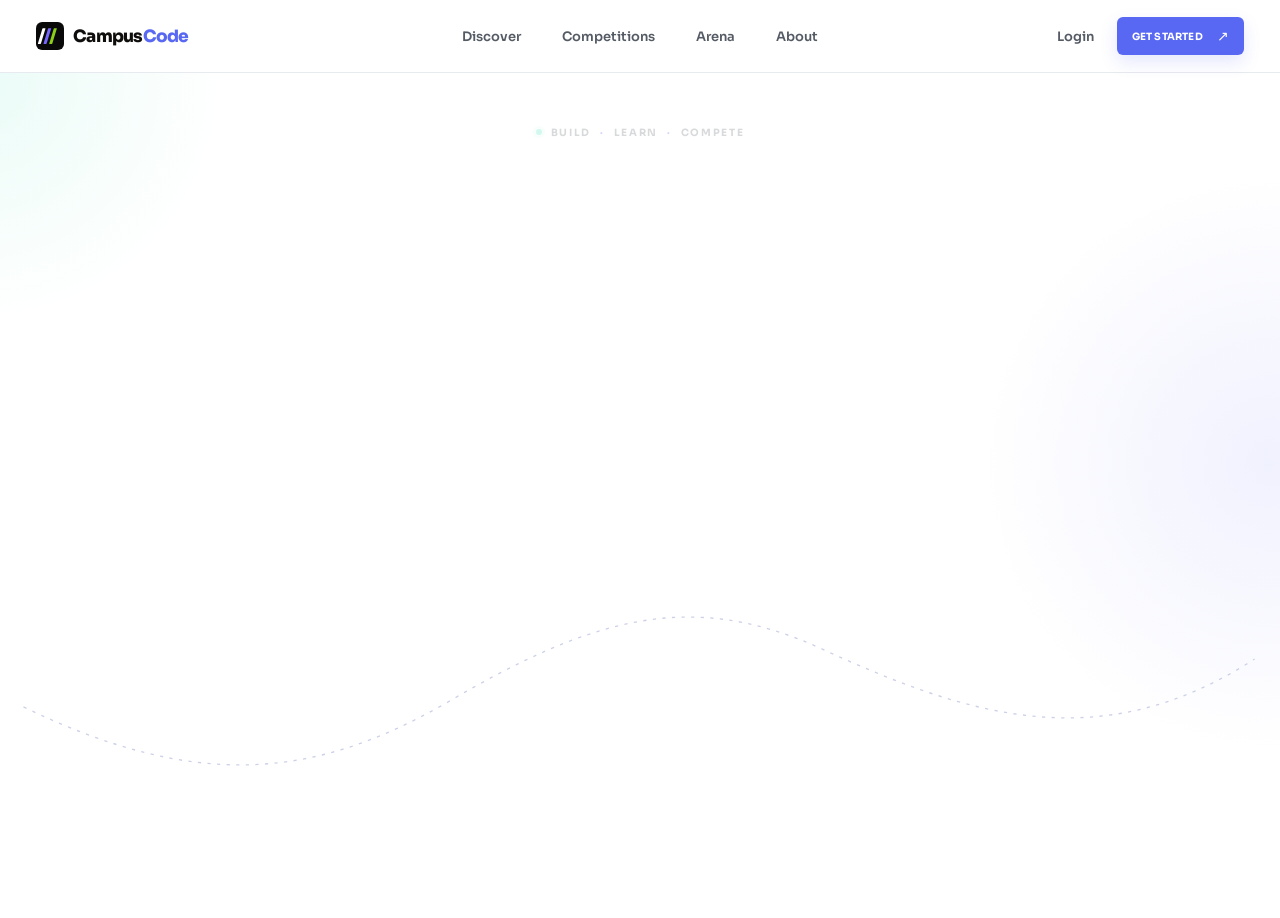
<file: index.html>
<!doctype html>
<html lang="en">
  <head>
    <meta charset="UTF-8" />
    <meta name="viewport" content="width=device-width, initial-scale=1.0" />
    <meta http-equiv="refresh" content="0; url=./HTML/Landing.html" />
    <title>CampusCode</title>
  </head>
  <body>
    <p>Taking you to <a href="./HTML/Landing.html">CampusCode</a>…</p>
  </body>
</html>
</file>
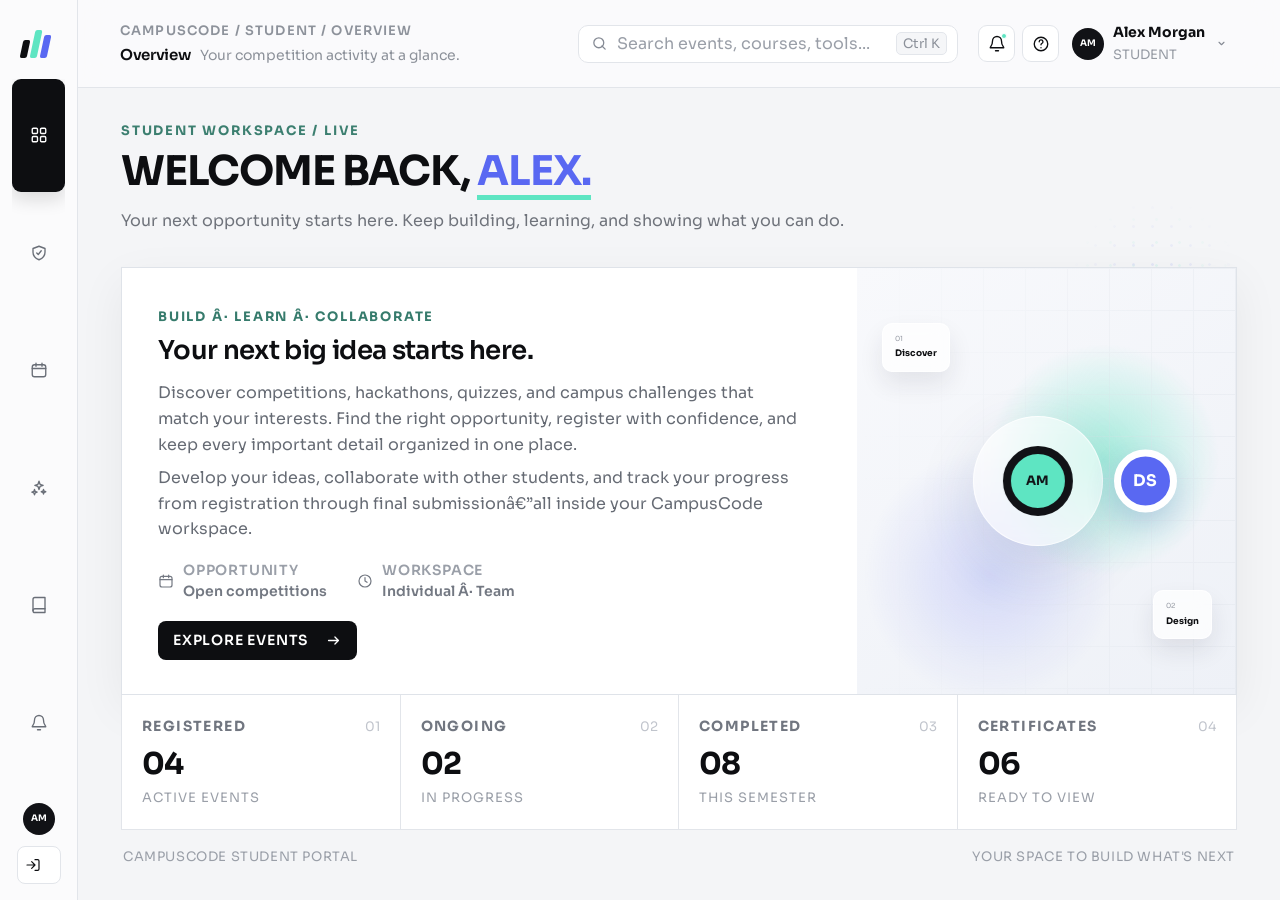
<file: Dashboard/index.html>
<!doctype html>
<html lang="en">
<head>
<meta charset="utf-8">
<meta name="viewport" content="width=device-width, initial-scale=1">
<meta name="description" content="CampusCode student competition workspace prototype">
<title>Overview â€” CampusCode</title>
<link rel="icon" href="assets/images/favicon.png">
<link rel="stylesheet" href="css/style.css?v=campuscode-dashboard-20261108-3">
<link rel="stylesheet" href="css/responsive.css">
</head>
<body data-page="overview">
<div class="app-shell">
<aside class="sidebar "><div class="brand">
<div class="brand-mark" aria-hidden="true">
<span></span><span></span><span></span>
</div>
<div>
<strong>CampusCode</strong><small>Student space</small>
</div>
<button class="sidebar-collapse-toggle" aria-label="Collapse sidebar" aria-expanded="true" data-action="toggle-sidebar"><svg aria-hidden="true" fill="none" height="18" viewbox="0 0 24 24" width="18" stroke="currentColor" stroke-linecap="round" stroke-linejoin="round" stroke-width="1.8"><path d="M4 7h16M4 12h16M4 17h16"></path></svg></button><button class="mobile-close" aria-label="Close menu" data-action="close-drawer"><svg aria-hidden="true" fill="none" height="19" viewbox="0 0 24 24" width="19" stroke="currentColor" stroke-linecap="round" stroke-linejoin="round" stroke-width="1.8"><path d="m6 6 12 12M18 6 6 18"></path></svg></button>
</div>
<div class="sidebar-label">Workspace</div>
<nav class="main-nav" aria-label="Main navigation"><a class="active" data-tooltip="Overview" href="index.html" data-nav-link=""><svg aria-hidden="true" fill="none" height="18" viewbox="0 0 24 24" width="18" stroke="currentColor" stroke-linecap="round" stroke-linejoin="round" stroke-width="1.8"><rect x="3" y="3" width="7" height="7" rx="1.5"></rect><rect x="14" y="3" width="7" height="7" rx="1.5"></rect><rect x="3" y="14" width="7" height="7" rx="1.5"></rect><rect x="14" y="14" width="7" height="7" rx="1.5"></rect></svg><span>Overview</span></a><div class="workspace-nav-group is-expanded">
<button class="workspace-parent " data-tooltip="ARENA" aria-expanded="true"><svg aria-hidden="true" fill="none" height="18" viewbox="0 0 24 24" width="18" stroke="currentColor" stroke-linecap="round" stroke-linejoin="round" stroke-width="1.8"><path d="M12 3 20 6v5c0 5-3.4 8.3-8 10-4.6-1.7-8-5-8-10V6l8-3Zm-3 9 2 2 4-5"></path></svg><span>ARENA</span><span class="chevron"><svg aria-hidden="true" fill="none" height="16" viewbox="0 0 24 24" width="16" stroke="currentColor" stroke-linecap="round" stroke-linejoin="round" stroke-width="1.8"><path d="m8 10 4 4 4-4"></path></svg></span></button><div class="workspace-subnav">
<a class="" tabindex="0" href="pages/arena.html" data-nav-link=""><span>Explore Arenas</span></a><a class="" tabindex="0" href="pages/arena.html#leaderboard" data-nav-link=""><span>Leaderboard</span></a><a class="" tabindex="0" href="pages/arena.html#achievements" data-nav-link=""><span>Badges &amp; Achievements</span></a><a class="" tabindex="0" href="pages/arena.html#rank" data-nav-link=""><span>My Rank</span></a>
</div>
</div>
<div class="workspace-nav-group is-expanded">
<button class="workspace-parent " data-tooltip="Events" aria-expanded="true"><svg aria-hidden="true" fill="none" height="18" viewbox="0 0 24 24" width="18" stroke="currentColor" stroke-linecap="round" stroke-linejoin="round" stroke-width="1.8"><rect x="3" y="5" width="18" height="16" rx="3"></rect><path d="M8 3v4M16 3v4M3 10h18"></path></svg><span>Events</span><span class="chevron"><svg aria-hidden="true" fill="none" height="16" viewbox="0 0 24 24" width="16" stroke="currentColor" stroke-linecap="round" stroke-linejoin="round" stroke-width="1.8"><path d="m8 10 4 4 4-4"></path></svg></span></button><div class="workspace-subnav">
<a class="" tabindex="0" href="pages/events.html" data-nav-link=""><span>Explore Events</span></a><a class="" tabindex="0" href="pages/my-events.html" data-nav-link=""><span>My Events</span></a><a class="" tabindex="0" href="pages/my-events.html#registered" data-nav-link=""><span>Registered Events</span></a>
</div>
</div>
<div class="workspace-nav-group is-expanded">
<button class="workspace-parent " data-tooltip="AI Tools" aria-expanded="true"><svg aria-hidden="true" fill="none" height="18" viewbox="0 0 24 24" width="18" stroke="currentColor" stroke-linecap="round" stroke-linejoin="round" stroke-width="1.8"><path d="m12 3 1.4 4.1L17.5 8.5l-4.1 1.4L12 14l-1.4-4.1-4.1-1.4 4.1-1.4L12 3Zm6 11 .8 2.2L21 17l-2.2.8L18 20l-.8-2.2L15 17l2.2-.8L18 14ZM6 14l.9 2.6 2.6.9-2.6.9L6 21l-.9-2.6-2.6-.9 2.6-.9L6 14Z"></path></svg><span>AI Tools</span><span class="chevron"><svg aria-hidden="true" fill="none" height="16" viewbox="0 0 24 24" width="16" stroke="currentColor" stroke-linecap="round" stroke-linejoin="round" stroke-width="1.8"><path d="m8 10 4 4 4-4"></path></svg></span></button><div class="workspace-subnav">
<a class="" tabindex="0" href="index.html" data-nav-link=""><span>StudyMate</span><small>Popular</small></a><a class="" tabindex="0" href="index.html#ideacheck" data-nav-link=""><span>IdeaCheck</span></a><a class="" tabindex="0" href="index.html" data-nav-link=""><span>RuleBot</span><small>New</small></a>
</div>
</div>
<div class="workspace-nav-group ">
<button class="workspace-parent " data-tooltip="Learning" aria-expanded="false"><svg aria-hidden="true" fill="none" height="18" viewbox="0 0 24 24" width="18" stroke="currentColor" stroke-linecap="round" stroke-linejoin="round" stroke-width="1.8"><path d="M4 19.5A2.5 2.5 0 0 1 6.5 17H20"></path><path d="M6.5 2H20v20H6.5A2.5 2.5 0 0 1 4 19.5v-15A2.5 2.5 0 0 1 6.5 2Z"></path></svg><span>Learning</span><span class="chevron"><svg aria-hidden="true" fill="none" height="16" viewbox="0 0 24 24" width="16" stroke="currentColor" stroke-linecap="round" stroke-linejoin="round" stroke-width="1.8"><path d="m8 10 4 4 4-4"></path></svg></span></button><div class="workspace-subnav">
<a class="" tabindex="-1" href="index.html#courses" data-nav-link=""><span>My Courses</span></a><a class="" tabindex="-1" href="pages/communication.html#help" data-nav-link=""><span>Student Guide</span></a><a class="" tabindex="-1" href="pages/profile.html#achievements" data-nav-link=""><span>Certificates</span></a><a class="" tabindex="-1" href="pages/profile.html" data-nav-link=""><span>Digital Card</span></a>
</div>
</div>
<div class="workspace-nav-group ">
<button class="workspace-parent " data-tooltip="Communication" aria-expanded="false"><svg aria-hidden="true" fill="none" height="18" viewbox="0 0 24 24" width="18" stroke="currentColor" stroke-linecap="round" stroke-linejoin="round" stroke-width="1.8"><path d="M18 8a6 6 0 0 0-12 0c0 7-3 7-3 9h18c0-2-3-2-3-9M10 21h4"></path></svg><span>Communication</span><span class="chevron"><svg aria-hidden="true" fill="none" height="16" viewbox="0 0 24 24" width="16" stroke="currentColor" stroke-linecap="round" stroke-linejoin="round" stroke-width="1.8"><path d="m8 10 4 4 4-4"></path></svg></span></button><div class="workspace-subnav">
<a class="" tabindex="-1" href="pages/communication.html#official" data-nav-link=""><span>Official Updates</span></a><a class="" tabindex="-1" href="pages/communication.html#notifications" data-nav-link=""><span>Notifications</span></a><a class="" tabindex="-1" href="pages/communication.html#help" data-nav-link=""><span>Help &amp; Support</span></a>
</div>
</div></nav><div class="sidebar-account">
<div class="sidebar-label">Account</div>
<a class="profile sidebar-profile-button " data-tooltip="Profile" href="pages/profile.html" data-nav-link=""><div class="avatar">AM</div>
<div>
<strong>Alex Morgan</strong><span>Student</span>
</div></a><button class="logout-button" data-tooltip="Log out" data-action="demo-logout"><svg aria-hidden="true" fill="none" height="15" viewbox="0 0 24 24" width="15" stroke="currentColor" stroke-linecap="round" stroke-linejoin="round" stroke-width="1.8"><path d="M10 17l5-5-5-5M15 12H3M15 4h4a2 2 0 0 1 2 2v12a2 2 0 0 1-2 2h-4"></path></svg> Log out</button>
</div></aside><main><header class="topbar "><div class="header-page">
<button class="menu-button" aria-label="Open menu" data-action="open-drawer"><svg aria-hidden="true" fill="none" height="19" viewbox="0 0 24 24" width="19" stroke="currentColor" stroke-linecap="round" stroke-linejoin="round" stroke-width="1.8"><path d="M4 7h16M4 12h16M4 17h16"></path></svg></button><div class="page-copy">
<span>CampusCode / Student / Overview</span><div>
<strong>Overview</strong><small>Your competition activity at a glance.</small>
</div>
</div>
</div>
<div class="global-search"><label class="search-field"><svg aria-hidden="true" fill="none" height="17" viewbox="0 0 24 24" width="17" stroke="currentColor" stroke-linecap="round" stroke-linejoin="round" stroke-width="1.8"><circle cx="11" cy="11" r="7"></circle><path d="m20 20-4.5-4.5"></path></svg><input aria-label="Search CampusCode" aria-expanded="false" placeholder="Search events, courses, tools..." value=""><kbd><span>Ctrl</span> K</kbd></label></div>
<div class="header-actions">
<button class="mobile-search-button" aria-label="Open search"><svg aria-hidden="true" fill="none" height="18" viewbox="0 0 24 24" width="18" stroke="currentColor" stroke-linecap="round" stroke-linejoin="round" stroke-width="1.8"><circle cx="11" cy="11" r="7"></circle><path d="m20 20-4.5-4.5"></path></svg></button><div class="header-menu"><button class="header-icon-button" aria-label="Notifications" aria-expanded="false"><svg aria-hidden="true" fill="none" height="18" viewbox="0 0 24 24" width="18" stroke="currentColor" stroke-linecap="round" stroke-linejoin="round" stroke-width="1.8"><path d="M18 8a6 6 0 0 0-12 0c0 7-3 7-3 9h18c0-2-3-2-3-9M10 21h4"></path></svg><i></i></button></div>
<div class="header-menu help-control"><button class="header-icon-button" aria-label="Help and support" aria-expanded="false"><svg aria-hidden="true" fill="none" height="18" viewbox="0 0 24 24" width="18" stroke="currentColor" stroke-linecap="round" stroke-linejoin="round" stroke-width="1.8"><circle cx="12" cy="12" r="9"></circle><path d="M9.6 9a2.5 2.5 0 1 1 3.2 2.4c-.8.3-.8 1-.8 1.6M12 17h.01"></path></svg></button></div>
<div class="header-menu profile-control"><button class="profile-trigger" aria-label="Open profile menu" aria-expanded="false"><span class="avatar">AM</span><span class="profile-name"><strong>Alex Morgan</strong><small>Student</small></span><span class="profile-chevron"><svg aria-hidden="true" fill="none" height="15" viewbox="0 0 24 24" width="15" stroke="currentColor" stroke-linecap="round" stroke-linejoin="round" stroke-width="1.8"><path d="m8 10 4 4 4-4"></path></svg></span></button></div>
</div></header><div class="dashboard">
<section class="welcome-section"><div class="eyebrow">Student workspace / Live</div>
<h1>Welcome back, <span>Alex.</span>
</h1>
<p>Your next opportunity starts here. Keep building, learning, and showing what you can do.</p></section><section class="event-card"><div class="event-copy">
<div class="eyebrow">Build Â· Learn Â· Collaborate</div>
<h2>Your next big idea starts here.</h2>
<p>Discover competitions, hackathons, quizzes, and campus challenges that match your interests. Find the right opportunity, register with confidence, and keep every important detail organized in one place.</p>
<p>Develop your ideas, collaborate with other students, and track your progress from registration through final submissionâ€”all inside your CampusCode workspace.</p>
<div class="event-meta">
<div>
<svg aria-hidden="true" fill="none" height="16" viewbox="0 0 24 24" width="16" stroke="currentColor" stroke-linecap="round" stroke-linejoin="round" stroke-width="1.8"><rect x="3" y="5" width="18" height="16" rx="3"></rect><path d="M8 3v4M16 3v4M3 10h18"></path></svg><span><small>Opportunity</small>Open competitions</span>
</div>
<div>
<svg aria-hidden="true" fill="none" height="16" viewbox="0 0 24 24" width="16" stroke="currentColor" stroke-linecap="round" stroke-linejoin="round" stroke-width="1.8"><circle cx="12" cy="12" r="9"></circle><path d="M12 7v5l3 2"></path></svg><span><small>Workspace</small>Individual Â· Team</span>
</div>
</div>
<button class="primary-button">Explore events <svg aria-hidden="true" fill="none" height="17" viewbox="0 0 24 24" width="17" stroke="currentColor" stroke-linecap="round" stroke-linejoin="round" stroke-width="1.8"><path d="M5 12h14m-5-5 5 5-5 5"></path></svg></button>
</div>
<div class="event-visual" aria-hidden="true">
<div class="visual-grid"></div>
<div class="floating-card card-one">
<span>01</span><strong>Discover</strong>
</div>
<div class="floating-card card-two">
<span>02</span><strong>Design</strong>
</div>
<div class="event-orb"><div class="avatar large">AM</div></div>
<div class="event-badge">DS</div>
</div></section><section class="stats-grid"><article><div class="stat-top">
<span>Registered</span><i>01</i>
</div>
<strong>04</strong><small>Active events</small></article><article><div class="stat-top">
<span>Ongoing</span><i>02</i>
</div>
<strong>02</strong><small>In progress</small></article><article><div class="stat-top">
<span>Completed</span><i>03</i>
</div>
<strong>08</strong><small>This semester</small></article><article><div class="stat-top">
<span>Certificates</span><i>04</i>
</div>
<strong>06</strong><small>Ready to view</small></article></section><footer class="dashboard-footer"><span>CampusCode student portal</span><span>Your space to build what's next</span></footer>
</div></main>
</div>
<script src="js/app.js" defer></script><script src="js/navigation.js" defer></script>
</body>
</html>
</file>
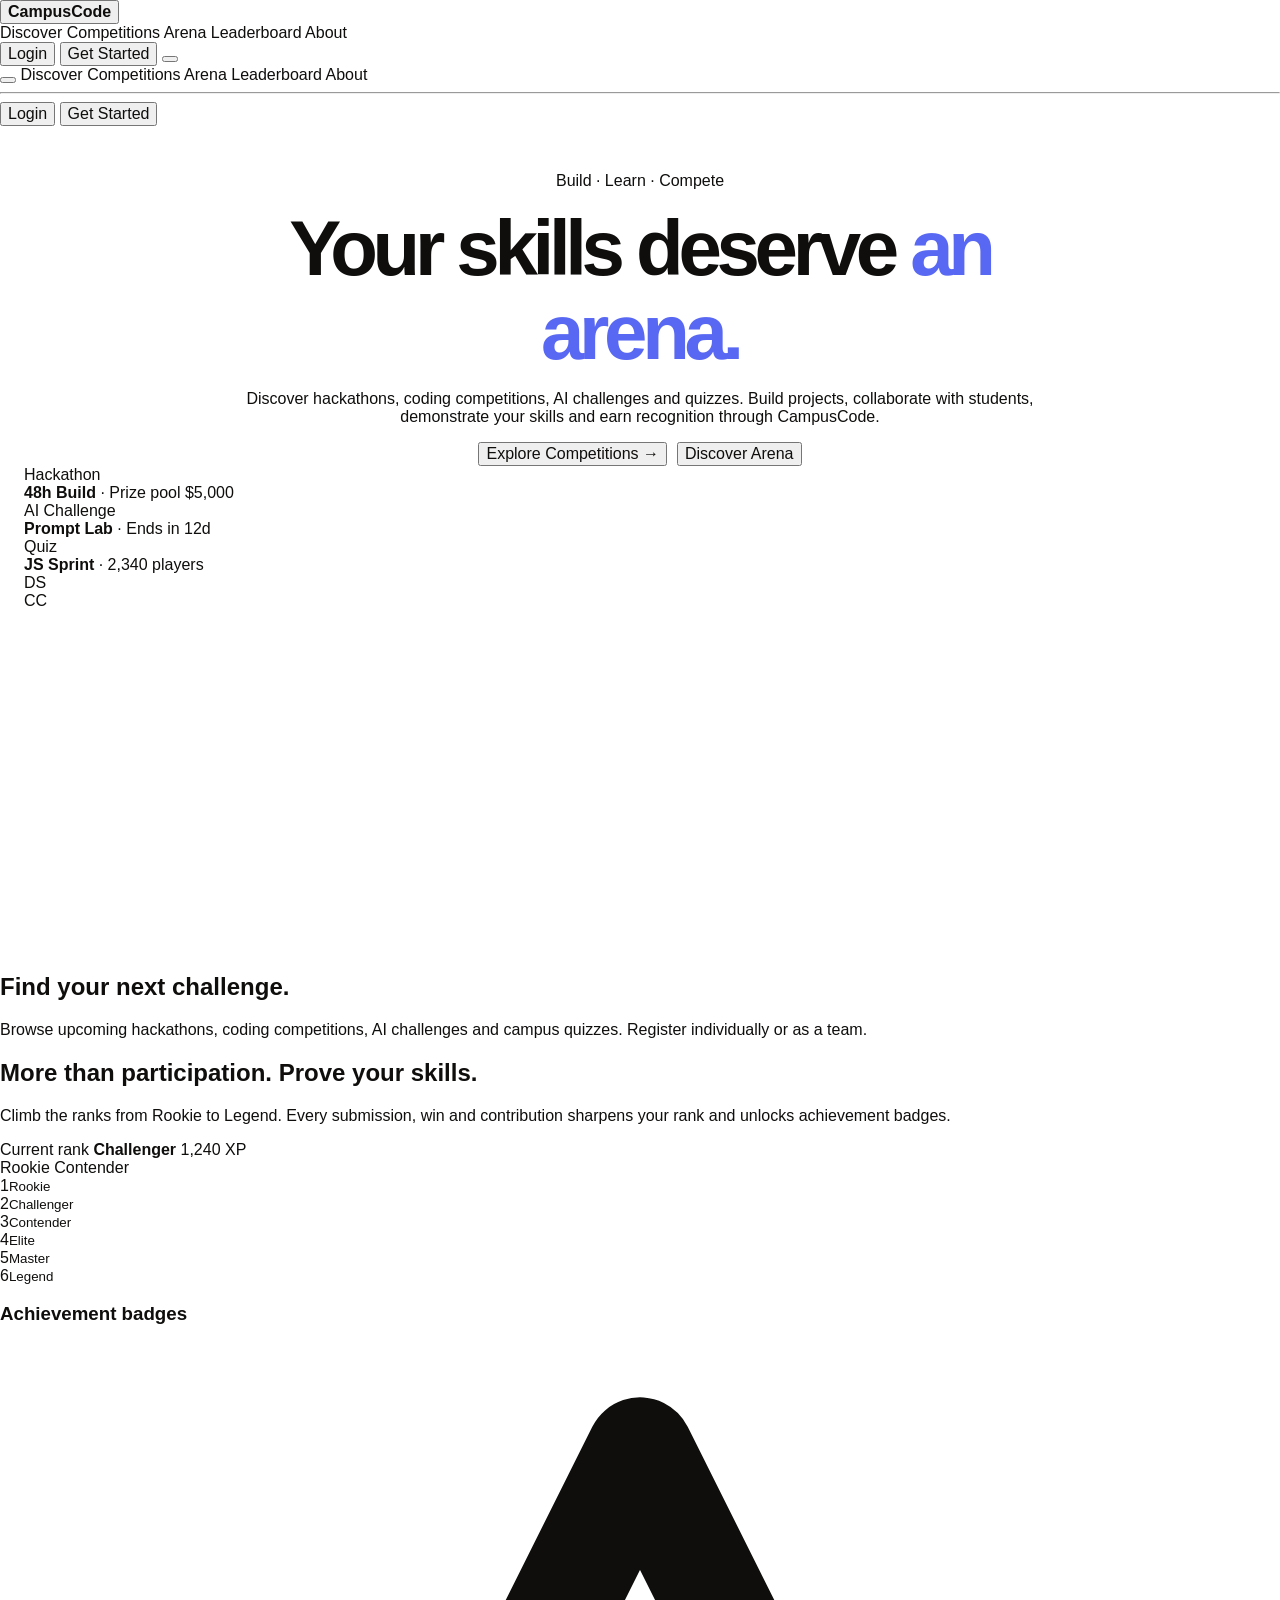
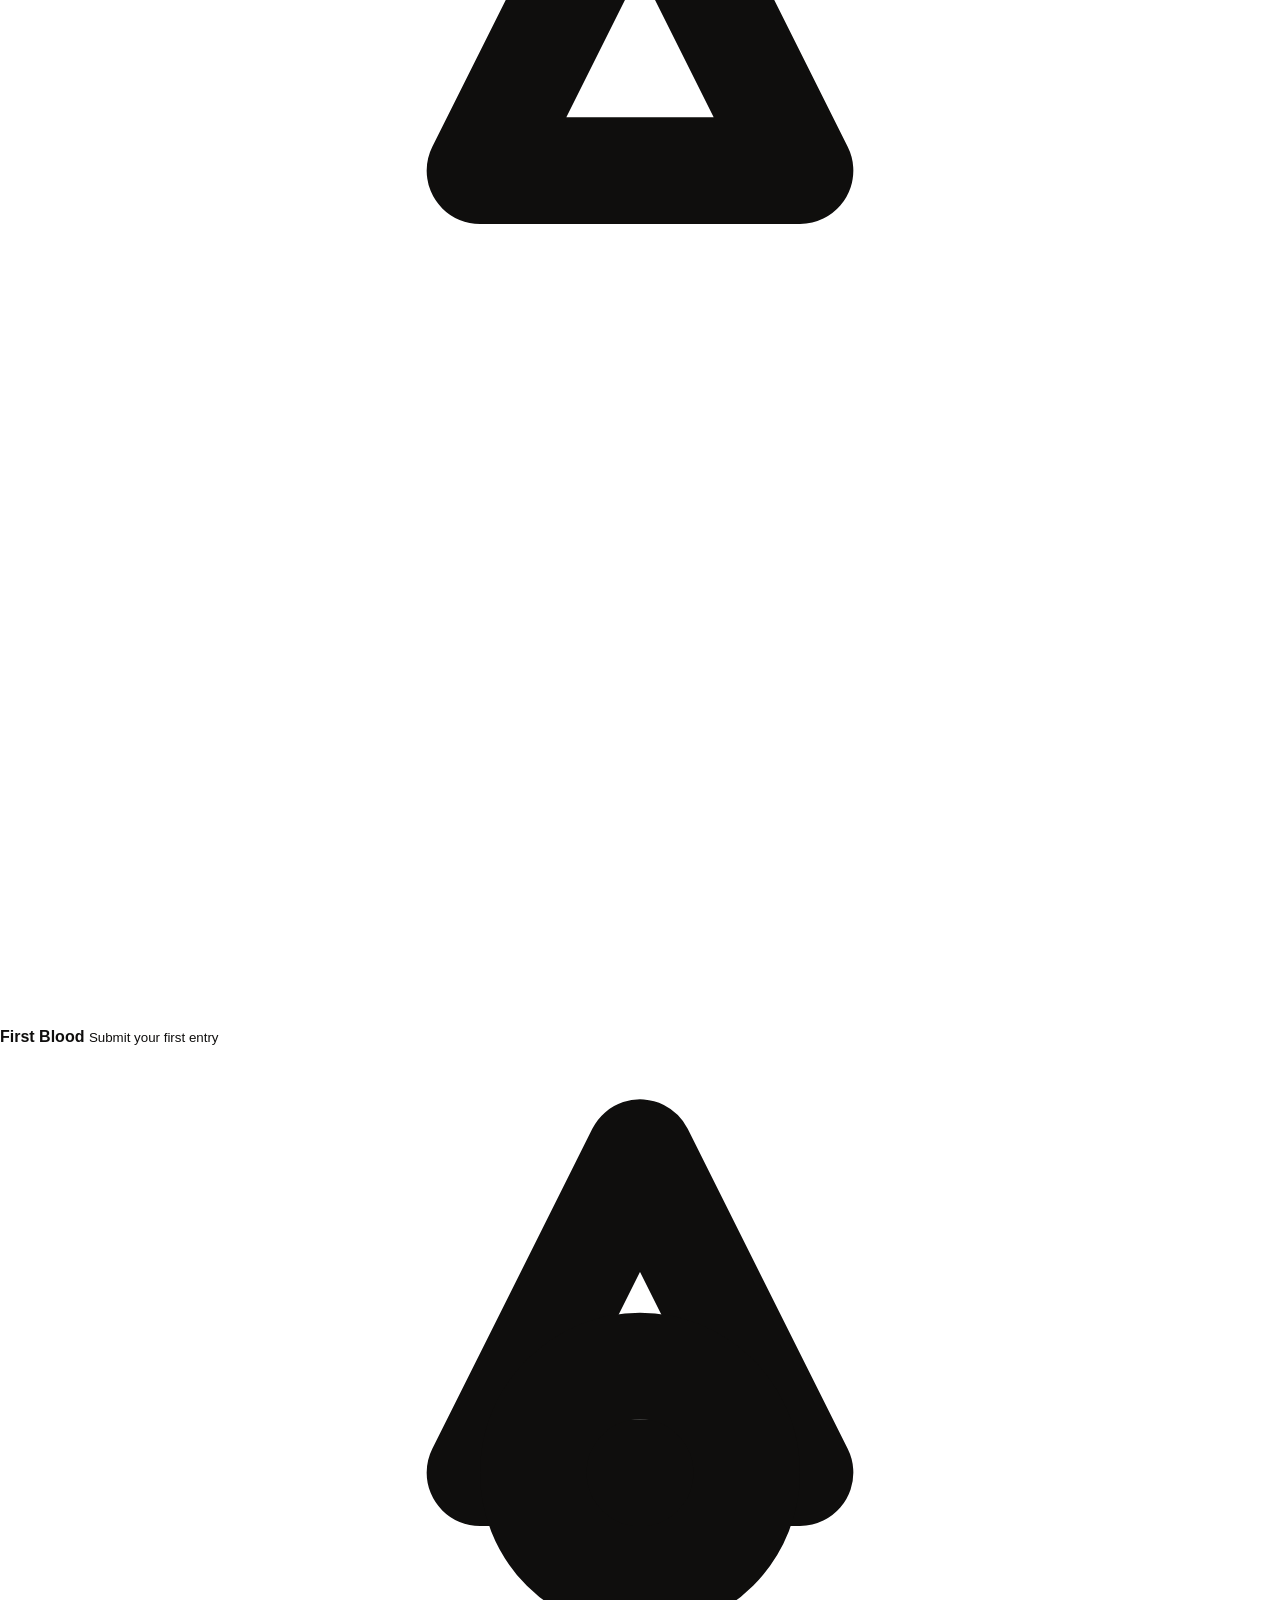
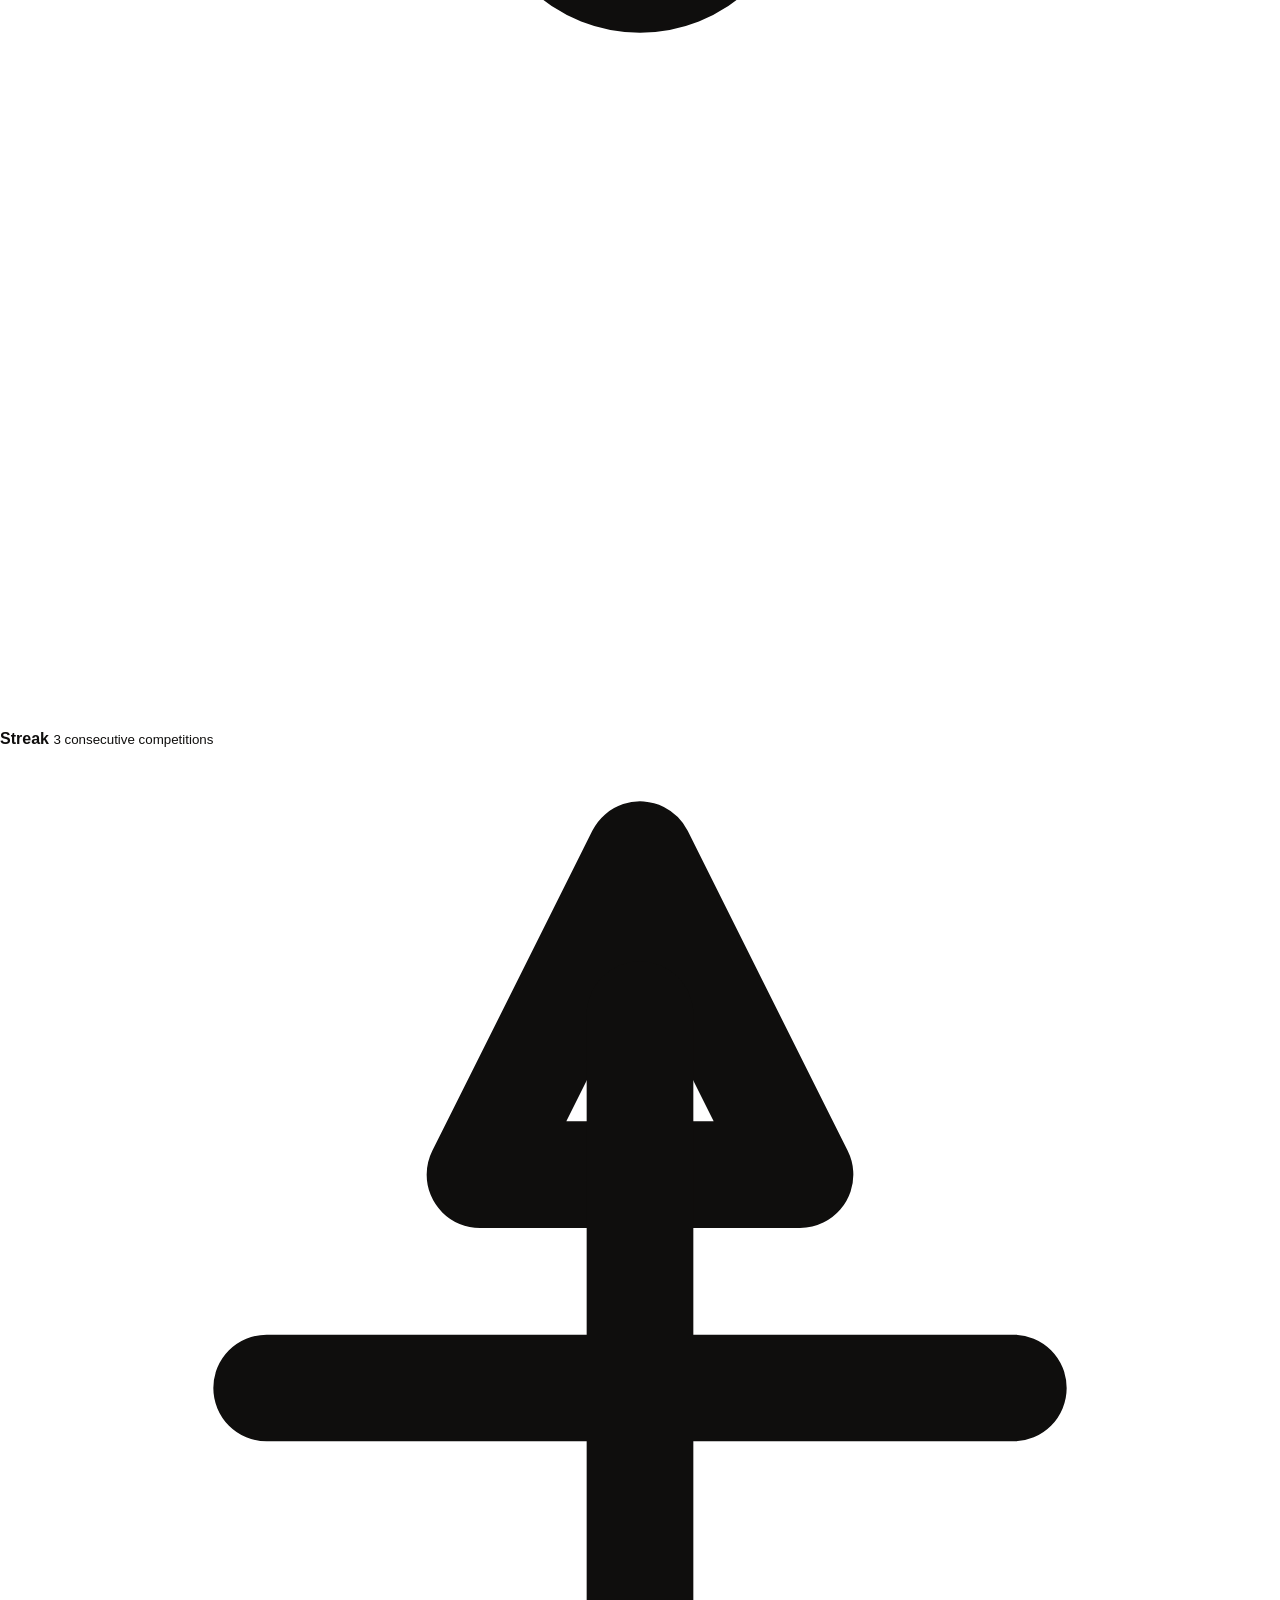
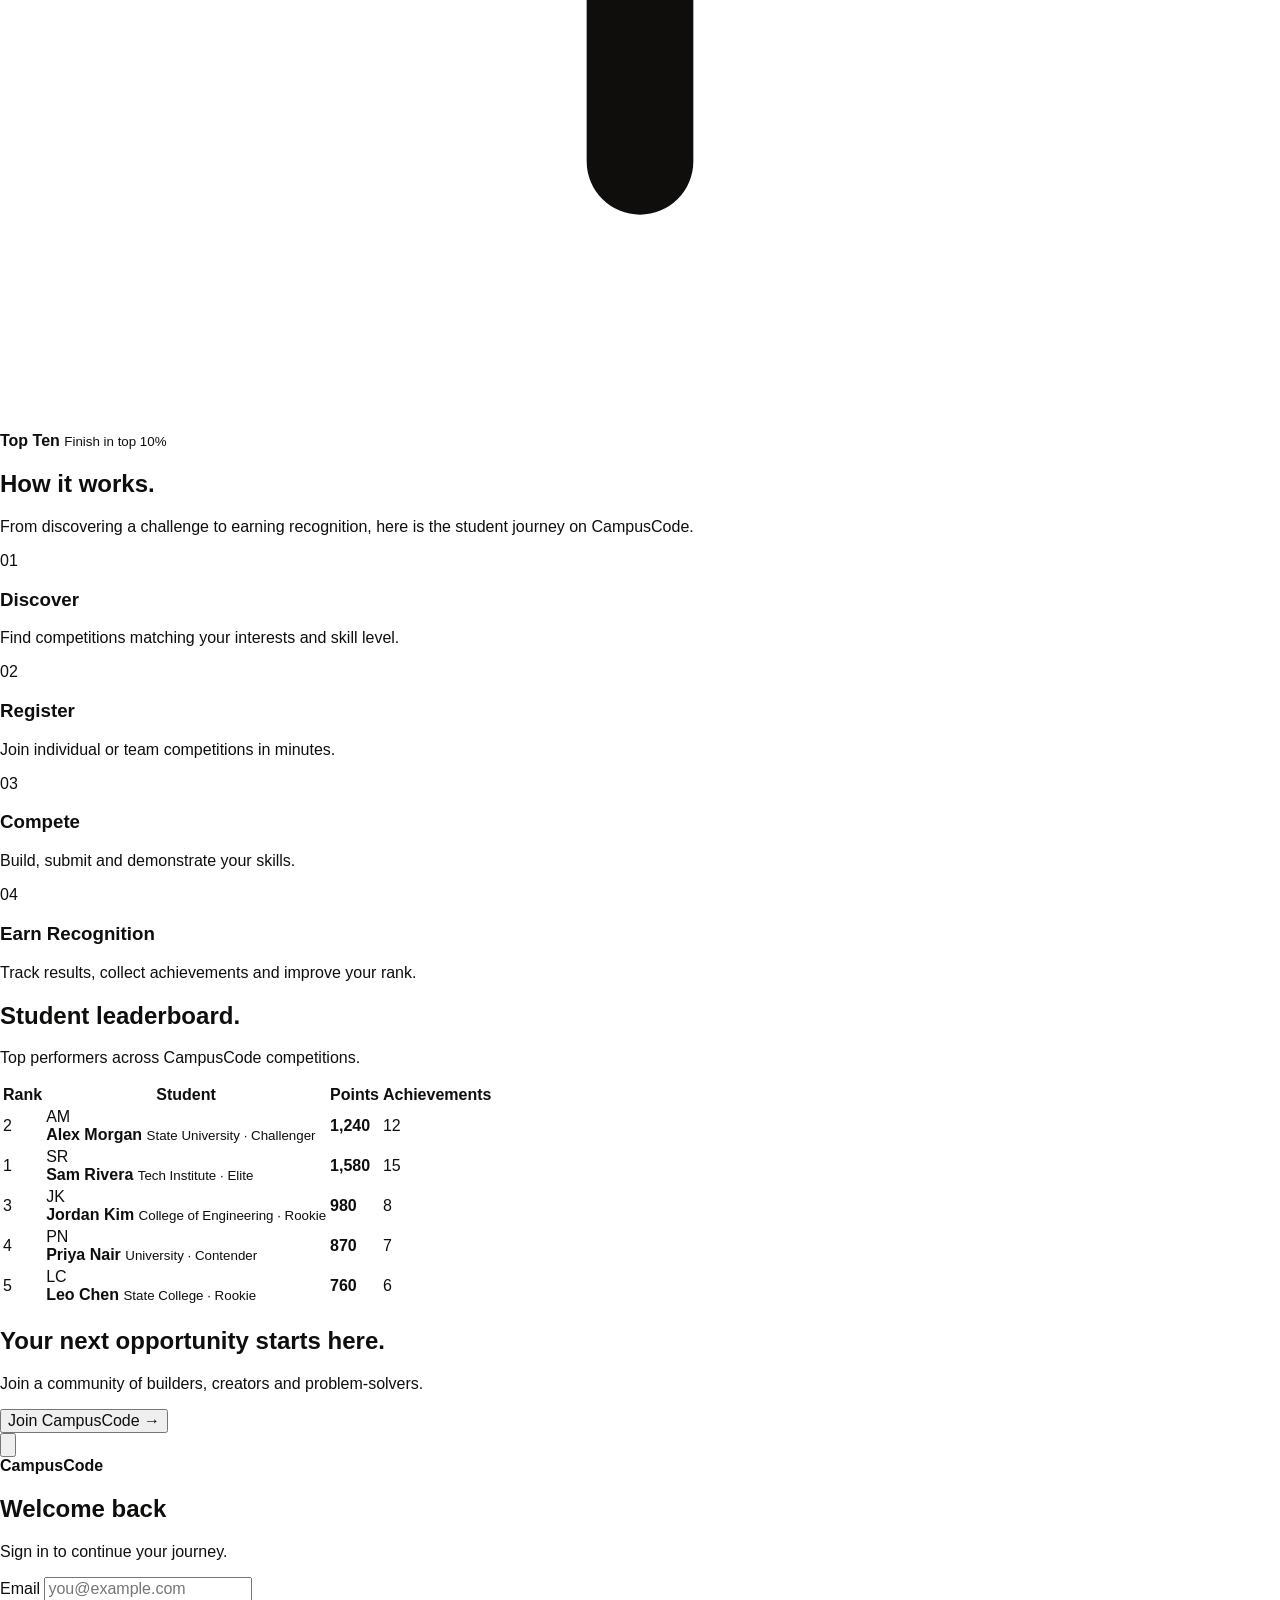
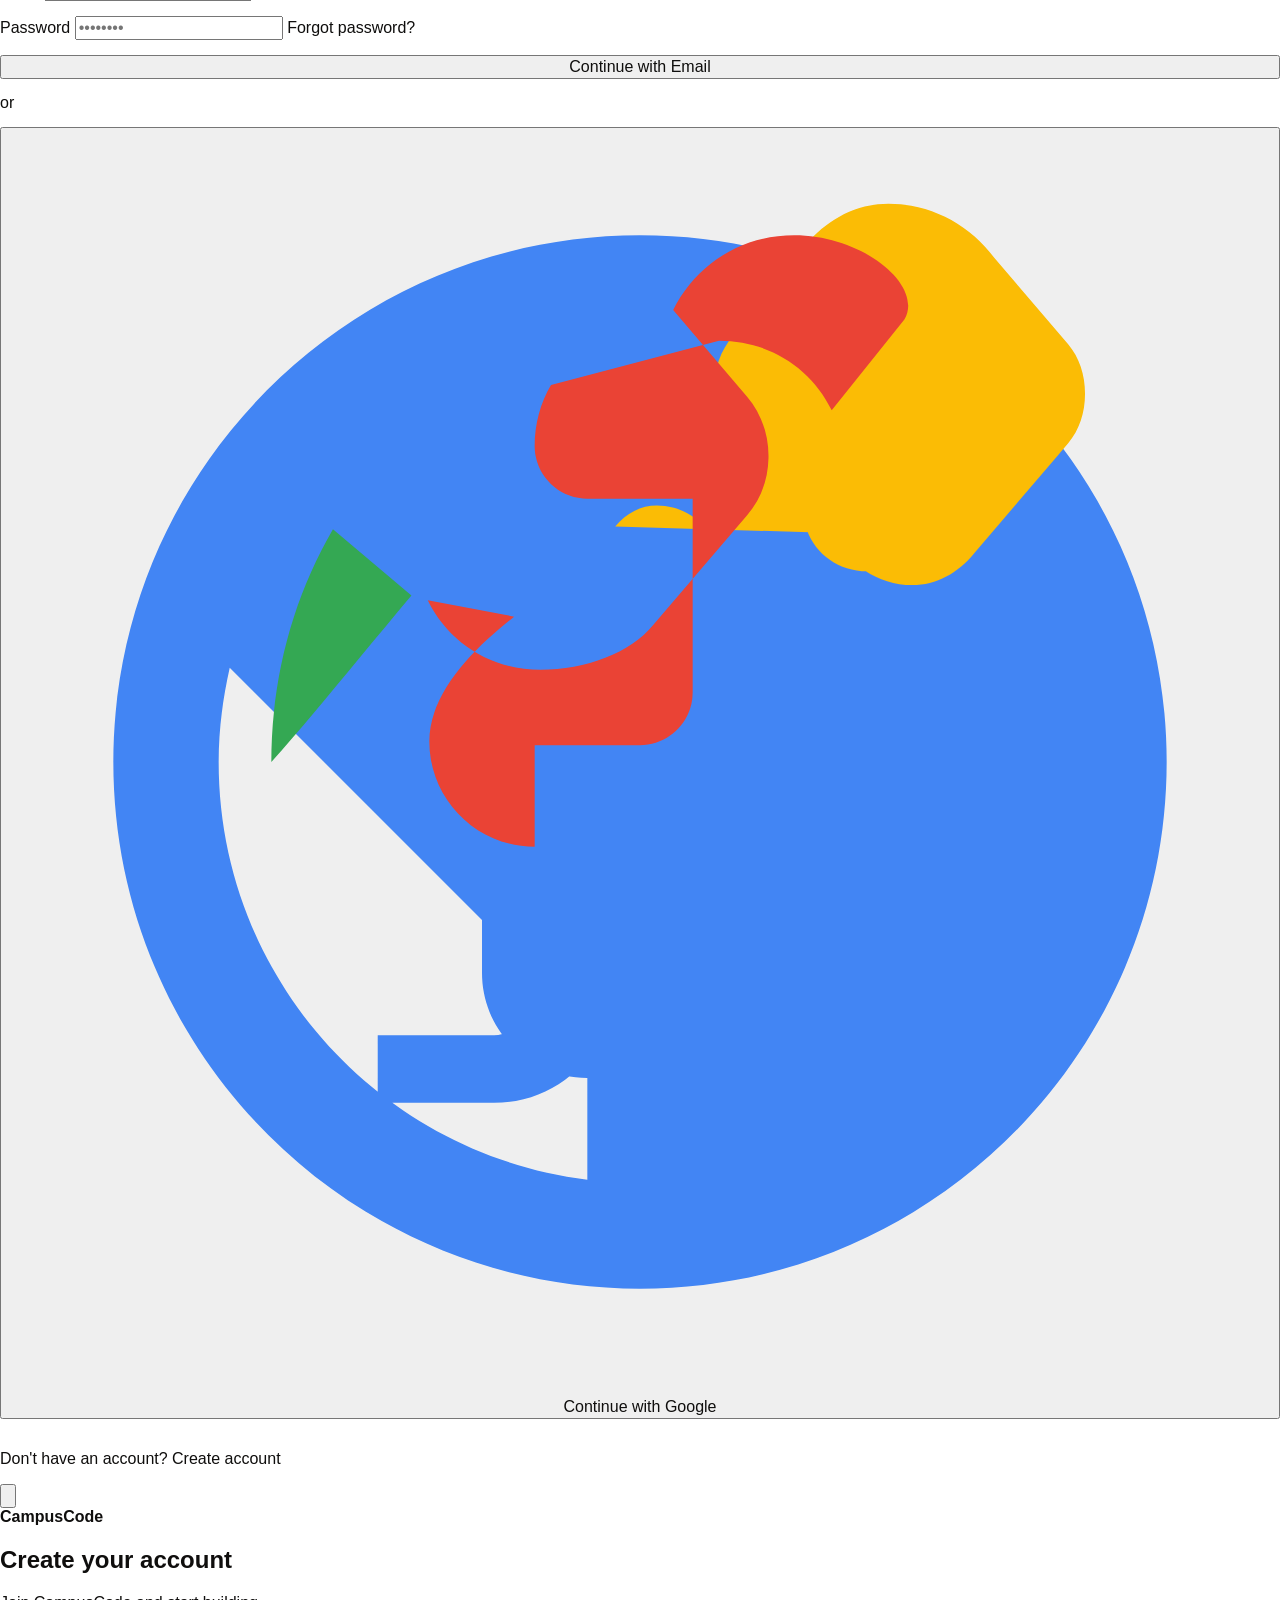
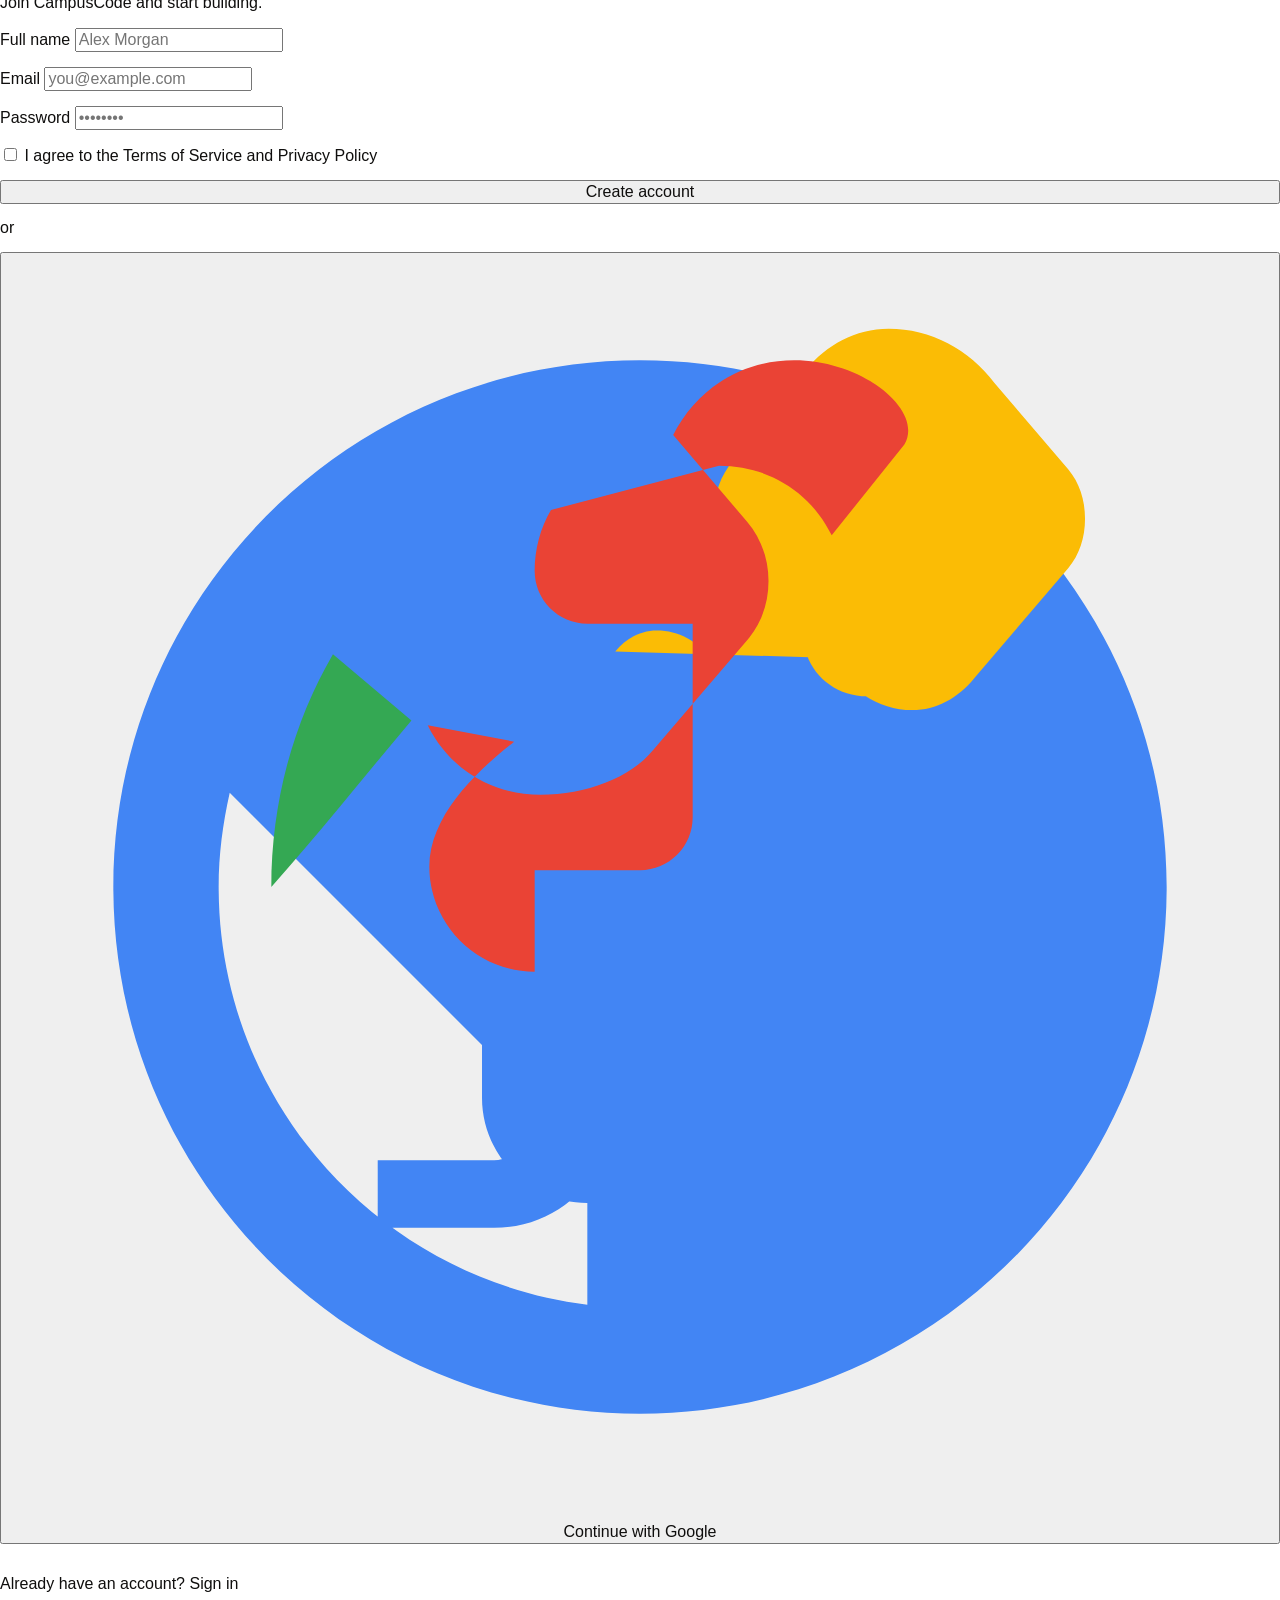
<file: Landing.html>
<!doctype html>
<html lang="en">
  <head>
    <meta charset="UTF-8" />
    <meta name="viewport" content="width=device-width, initial-scale=1.0" />
    <meta name="description" content="CampusCode — Build, learn and compete in coding competitions, hackathons and AI challenges." />
    <title>CampusCode — Build, Learn, Compete</title>
    <link
      rel="shortcut icon"
      href="./HTML/Assets/Images/Favicon.svg"
      type="image/x-icon"
    />
    <link rel="stylesheet" href="./HTML/Assets/CSS/Landing.css" />
  </head>
  <body>
    <main class="landing-page">
      <!-- Navbar -->
      <header class="navbar" id="navbar">
        <div class="navbar-inner">
          <button type="button" class="logo" aria-label="CampusCode home">
            <span class="logo-mark">
              <span></span>
              <span></span>
              <span></span>
            </span>
            <strong class="logo-name">CampusCode</strong>
          </button>

          <nav class="main-nav" id="main-nav">
            <a href="#discover" class="nav-link">Discover</a>
            <a href="#competitions" class="nav-link">Competitions</a>
            <a href="#arena" class="nav-link">Arena</a>
            <a href="#leaderboard" class="nav-link">Leaderboard</a>
            <a href="#about" class="nav-link">About</a>
          </nav>

          <div class="navbar-actions">
            <button type="button" class="btn-link" onclick="openLogin()">Login</button>
            <button type="button" class="btn-primary" onclick="openRegister()">Get Started</button>
            <button type="button" class="btn-menu" id="btn-menu" aria-label="Open menu" aria-expanded="false" aria-controls="mobile-menu">
              <span class="menu-line"></span>
              <span class="menu-line"></span>
              <span class="menu-line"></span>
            </button>
          </div>
        </div>
      </header>

      <nav class="mobile-menu" id="mobile-menu">
        <button type="button" class="mobile-menu-close" id="btn-menu-close" aria-label="Close menu">
          <span class="close-line"></span>
          <span class="close-line"></span>
        </button>
        <a href="#discover" class="mobile-nav-link">Discover</a>
        <a href="#competitions" class="mobile-nav-link">Competitions</a>
        <a href="#arena" class="mobile-nav-link">Arena</a>
        <a href="#leaderboard" class="mobile-nav-link">Leaderboard</a>
        <a href="#about" class="mobile-nav-link">About</a>
        <hr class="mobile-divider" />
        <button type="button" class="mobile-nav-link mobile-btn-link" onclick="openLogin()">Login</button>
        <button type="button" class="mobile-nav-link mobile-btn-primary" onclick="openRegister()">Get Started</button>
      </nav>

      <div class="mobile-menu-overlay" id="mobile-overlay" aria-hidden="true"></div>

      <!-- Hero -->
      <section class="hero" id="hero">
        <div class="hero-inner">
          <div class="hero-copy">
            <p class="hero-eyebrow">Build · Learn · Compete</p>
            <h1 class="hero-title">Your skills deserve <span>an arena.</span></h1>
            <p class="hero-desc">
              Discover hackathons, coding competitions, AI challenges and quizzes.
              Build projects, collaborate with students, demonstrate your skills and earn
              recognition through CampusCode.
            </p>
            <div class="hero-actions">
              <button type="button" class="btn-primary btn-large" onclick="scrollToSection('competitions')">
                Explore Competitions
                <span class="arrow">→</span>
              </button>
              <button type="button" class="btn-outline btn-large" onclick="scrollToSection('arena')">
                Discover Arena
              </button>
            </div>
          </div>

          <div class="hero-visual" aria-hidden="true">
            <div class="hero-grid"></div>
            <div class="hero-floating card-a">
              <div class="chip">Hackathon</div>
              <strong>48h Build</strong>
              <span class="meta">· Prize pool $5,000</span>
            </div>
            <div class="hero-floating card-b">
              <div class="chip chip-aqua">AI Challenge</div>
              <strong>Prompt Lab</strong>
              <span class="meta">· Ends in 12d</span>
            </div>
            <div class="hero-floating card-c">
              <div class="chip chip-violet">Quiz</div>
              <strong>JS Sprint</strong>
              <span class="meta">· 2,340 players</span>
            </div>
            <div class="hero-orb"></div>
            <div class="hero-badge hero-badge-a">DS</div>
            <div class="hero-badge hero-badge-b">CC</div>
          </div>
        </div>
      </section>

      <!-- Featured Competitions -->
      <section class="section" id="competitions">
        <div class="section-inner">
          <div class="section-head">
            <h2 class="section-title">Find your next <span>challenge.</span></h2>
            <p class="section-desc">
              Browse upcoming hackathons, coding competitions, AI challenges and
              campus quizzes. Register individually or as a team.
            </p>
          </div>

          <div class="competitions-grid" id="competitions-grid">
            <!-- JS-injected competition cards -->
          </div>
        </div>
      </section>

      <!-- CampusCode Arena -->
      <section class="section arena-section" id="arena">
        <div class="section-inner">
          <div class="section-head">
            <h2 class="section-title">More than participation. Prove your <span>skills.</span></h2>
            <p class="section-desc">
              Climb the ranks from Rookie to Legend. Every submission, win and
              contribution sharpens your rank and unlocks achievement badges.
            </p>
          </div>

          <div class="arena-visual" aria-hidden="true">
            <div class="arena-rank-card">
              <div class="arena-rank-head">
                <span class="rank-eyebrow">Current rank</span>
                <strong class="rank-name">Challenger</strong>
                <span class="rank-points">1,240 XP</span>
              </div>
              <div class="rank-progress">
                <div class="track">
                  <span class="track-fill"></span>
                </div>
                <div class="track-labels">
                  <span>Rookie</span>
                  <span>Contender</span>
                </div>
              </div>
              <div class="rank-levels">
                <div class="level complete">
                  <span>1</span><small>Rookie</small>
                </div>
                <div class="level current">
                  <span>2</span><small>Challenger</small>
                </div>
                <div class="level">
                  <span>3</span><small>Contender</small>
                </div>
                <div class="level">
                  <span>4</span><small>Elite</small>
                </div>
                <div class="level">
                  <span>5</span><small>Master</small>
                </div>
                <div class="level">
                  <span>6</span><small>Legend</small>
                </div>
              </div>
            </div>

            <div class="arena-badges">
              <h3 class="badges-title">Achievement badges</h3>
              <div class="badges-grid">
                <div class="badge badge-violet">
                  <div class="badge-emblem">
                    <svg viewBox="0 0 24 24" aria-hidden="true"><path d="M12 2L15 8H9L12 2Z" fill="none" stroke="currentColor" stroke-width="2" stroke-linecap="round" stroke-linejoin="round"/></svg>
                  </div>
                  <strong>First Blood</strong>
                  <small>Submit your first entry</small>
                </div>
                <div class="badge badge-aqua">
                  <div class="badge-emblem">
                    <svg viewBox="0 0 24 24" aria-hidden="true"><path d="M12 2L15 8H9L12 2Z" fill="none" stroke="currentColor" stroke-width="2" stroke-linecap="round" stroke-linejoin="round"/><circle cx="12" cy="8" r="2" fill="none" stroke="currentColor" stroke-width="2"/></svg>
                  </div>
                  <strong>Streak</strong>
                  <small>3 consecutive competitions</small>
                </div>
                <div class="badge badge-ink">
                  <div class="badge-emblem">
                    <svg viewBox="0 0 24 24" aria-hidden="true"><path d="M12 2L15 8H9L12 2Z" fill="none" stroke="currentColor" stroke-width="2" stroke-linecap="round" stroke-linejoin="round"/><path d="M5 12h14M12 5v14" fill="none" stroke="currentColor" stroke-width="2" stroke-linecap="round" stroke-linejoin="round"/></svg>
                  </div>
                  <strong>Top Ten</strong>
                  <small>Finish in top 10%</small>
                </div>
              </div>
            </div>
          </div>
        </div>
      </section>

      <!-- How It Works -->
      <section class="section how-section" id="about">
        <div class="section-inner">
          <div class="section-head">
            <h2 class="section-title">How it <span>works.</span></h2>
            <p class="section-desc">
              From discovering a challenge to earning recognition, here is the
              student journey on CampusCode.
            </p>
          </div>

          <div class="steps-grid">
            <div class="step">
              <div class="step-number">01</div>
              <h3 class="step-title">Discover</h3>
              <p class="step-desc">Find competitions matching your interests and skill level.</p>
            </div>
            <div class="step">
              <div class="step-number">02</div>
              <h3 class="step-title">Register</h3>
              <p class="step-desc">Join individual or team competitions in minutes.</p>
            </div>
            <div class="step">
              <div class="step-number">03</div>
              <h3 class="step-title">Compete</h3>
              <p class="step-desc">Build, submit and demonstrate your skills.</p>
            </div>
            <div class="step">
              <div class="step-number">04</div>
              <h3 class="step-title">Earn Recognition</h3>
              <p class="step-desc">Track results, collect achievements and improve your rank.</p>
            </div>
          </div>
        </div>
      </section>

      <!-- Student Leaderboard -->
      <section class="section leaderboard-section" id="leaderboard">
        <div class="section-inner">
          <div class="section-head">
            <h2 class="section-title">Student <span>leaderboard.</span></h2>
            <p class="section-desc">Top performers across CampusCode competitions.</p>
          </div>

          <div class="leaderboard-wrap">
            <table class="leaderboard-table">
              <thead>
                <tr>
                  <th scope="col">Rank</th>
                  <th scope="col">Student</th>
                  <th scope="col">Points</th>
                  <th scope="col">Achievements</th>
                </tr>
              </thead>
              <tbody>
                <tr class="leader-row current">
                  <td><span class="rank-badge">2</span></td>
                  <td>
                    <div class="leader-info">
                      <div class="leader-avatar">AM</div>
                      <div>
                        <strong>Alex Morgan</strong>
                        <small>State University · Challenger</small>
                      </div>
                    </div>
                  </td>
                  <td><strong>1,240</strong></td>
                  <td><span class="achievements">12</span></td>
                </tr>
                <tr class="leader-row">
                  <td><span class="rank-badge">1</span></td>
                  <td>
                    <div class="leader-info">
                      <div class="leader-avatar">SR</div>
                      <div>
                        <strong>Sam Rivera</strong>
                        <small>Tech Institute · Elite</small>
                      </div>
                    </div>
                  </td>
                  <td><strong>1,580</strong></td>
                  <td><span class="achievements">15</span></td>
                </tr>
                <tr class="leader-row">
                  <td><span class="rank-badge">3</span></td>
                  <td>
                    <div class="leader-info">
                      <div class="leader-avatar">JK</div>
                      <div>
                        <strong>Jordan Kim</strong>
                        <small>College of Engineering · Rookie</small>
                      </div>
                    </div>
                  </td>
                  <td><strong>980</strong></td>
                  <td><span class="achievements">8</span></td>
                </tr>
                <tr class="leader-row">
                  <td><span class="rank-badge">4</span></td>
                  <td>
                    <div class="leader-info">
                      <div class="leader-avatar">PN</div>
                      <div>
                        <strong>Priya Nair</strong>
                        <small>University · Contender</small>
                      </div>
                    </div>
                  </td>
                  <td><strong>870</strong></td>
                  <td><span class="achievements">7</span></td>
                </tr>
                <tr class="leader-row">
                  <td><span class="rank-badge">5</span></td>
                  <td>
                    <div class="leader-info">
                      <div class="leader-avatar">LC</div>
                      <div>
                        <strong>Leo Chen</strong>
                        <small>State College · Rookie</small>
                      </div>
                    </div>
                  </td>
                  <td><strong>760</strong></td>
                  <td><span class="achievements">6</span></td>
                </tr>
              </tbody>
            </table>
          </div>
        </div>
      </section>

      <!-- Final CTA -->
      <section class="section cta-section">
        <div class="cta-card">
          <div class="cta-copy">
            <h2 class="cta-title">Your next opportunity starts <span>here.</span></h2>
            <p class="cta-desc">
              Join a community of builders, creators and problem-solvers.
            </p>
            <button type="button" class="btn-primary btn-large" onclick="openRegister()">
              Join CampusCode
              <span class="arrow">→</span>
            </button>
          </div>
        </div>
      </section>
    </main>

    <!-- Login Modal -->
    <div class="auth-modal" id="login-modal" aria-hidden="true">
      <div class="modal-backdrop" onclick="closeLogin()"></div>
      <div class="modal-card" onclick="event.stopPropagation()">
        <button type="button" class="modal-close" onclick="closeLogin()" aria-label="Close">
          <svg viewBox="0 0 24 24" aria-hidden="true"><path d="M18 6L6 18M6 6l12 12" fill="none" stroke="currentColor" stroke-width="2" stroke-linecap="round" stroke-linejoin="round"/></svg>
        </button>
        <div class="modal-body">
          <div class="modal-head">
            <div class="modal-brand">
              <span class="logo-mark-small">
                <span></span><span></span><span></span>
              </span>
              <strong>CampusCode</strong>
            </div>
            <h2 class="modal-title">Welcome back</h2>
            <p class="modal-sub">Sign in to continue your journey.</p>
          </div>
          <form onsubmit="event.preventDefault()" class="auth-form">
            <div class="field">
              <label class="field-label">Email</label>
              <input type="email" placeholder="you@example.com" required />
            </div>
            <div class="field">
              <label class="field-label">Password</label>
              <input type="password" placeholder="••••••••" required />
              <a href="#" class="field-forgot">Forgot password?</a>
            </div>
            <button type="button" class="auth-btn btn-primary" onclick="alert('Login demo — credentials not connected.')">Continue with Email</button>
            <div class="or-divider"><span>or</span></div>
            <button type="button" class="auth-btn btn-outline" onclick="alert('Google sign-in demo.')">
              <svg viewBox="0 0 24 24" aria-hidden="true"><path d="M12 2C6.48 2 2 6.48 2 12s4.48 10 10 10 10-4.48 10-10S17.52 2 12 2zm-1 17.93c-3.95-.49-7-3.85-7-7.93 0-.62.08-1.21.21-1.79L9 15v1c0 1.1.9 2 2 2v1.93zm6.9-2.54c-.26-.81-1-1.39-1.9-1.39h-1v-3c0-.55-.45-1-1-1H8v-2h2c.55 0 1-.45 1-1V7h2c1.49 0 2.74.81 3.22 2.08l1.78-1.32C16.2 5.62 14.92 4 13.5 4c-.95 0-1.75.52-2.14 1.32l-1.4 1.64v1.28h-1.79c-.77 0-1.4.47-1.4 1.05v2.5h2.21c.27.02.52.16.67.42l1.38 1.72c.14.18.22.41.22.67 0 .27-.08.52-.25.71l-1.3 1.63c-.12.15-.29.25-.47.25h-2.21v1.28h2.21c.93 0 1.7-.53 2.06-1.33l1.38-1.72c.13-.17.21-.39.21-.65 0-.26-.08-.5-.24-.68l-1.34-1.68c-.14-.18-.34-.28-.56-.28h-1.88v-1.28h1.88c.43 0 .82-.22.82-.6 0-.33-.29-.59-.69-.71l-1.8-2.25c-.21-.26-.49-.4-.79-.4-.42 0-.79.21-1.01.54l-1.75 2.14c-.15.19-.23.44-.23.7 0 .29.11.55.29.75l1.43 1.79c.11.14.27.22.44.22h2.44v1.59z" fill="#4285F4"/><path d="M5 12c0-1.61.42-3.13 1.17-4.42l1.49 1.26C6.67 10.02 5.83 11.07 5 12z" fill="#34A853"/><path d="M11.53 7.53c.21-.26.49-.4.79-.4.42 0 .79.21 1.01.54l1.75-2.14c.33-.41.79-.66 1.32-.66.95 0 1.75.52 2.14 1.32l-1.38 1.72c-.24.3-.53.47-.85.47-.53 0-.97-.32-1.14-.78l-1.4-1.64c-.24-.28-.37-.65-.37-1.03s.13-.75.37-1.03l1.38-1.72c.39-.47.94-.78 1.57-.78.8 0 1.53.39 2.01 1.03l1.4 1.64c.21.25.32.58.32.94 0 .36-.11.69-.32.94l-1.78 2.08c-.31.38-.72.61-1.18.61-.66 0-1.23-.4-1.5-.99z" fill="#FBBC05"/><path d="M13.5 4c.95 0 1.75.52 2.14 1.32l1.38-1.72C17.4 2.95 16.23 2 14.93 2c-1.02 0-1.87.56-2.3 1.42l1.4 1.64c.27.32.41.71.41 1.13 0 .43-.14.82-.41 1.13l-1.78 2.08c-.43.53-1.28.85-2.14.85-.95 0-1.75-.52-2.14-1.32L9.61 9.24C8.91 9.79 8 10.64 8 11.61c0 1.1.9 2 2 2v-1.93h2c.55 0 1-.45 1-1V7h-2c-.55 0-1-.45-1-1 0-.42.11-.82.31-1.16z" fill="#EA4335"/></svg>
              Continue with Google
            </button>
            <p class="terms">
              Don't have an account?
              <a href="#" class="modal-switch" onclick="switchToRegister(event)">Create account</a>
            </p>
          </form>
        </div>
      </div>
    </div>

    <!-- Register Modal -->
    <div class="auth-modal hidden" id="register-modal" aria-hidden="true">
      <div class="modal-backdrop" onclick="closeRegister()"></div>
      <div class="modal-card" onclick="event.stopPropagation()">
        <button type="button" class="modal-close" onclick="closeRegister()" aria-label="Close">
          <svg viewBox="0 0 24 24" aria-hidden="true"><path d="M18 6L6 18M6 6l12 12" fill="none" stroke="currentColor" stroke-width="2" stroke-linecap="round" stroke-linejoin="round"/></svg>
        </button>
        <div class="modal-body">
          <div class="modal-head">
            <div class="modal-brand">
              <span class="logo-mark-small">
                <span></span><span></span><span></span>
              </span>
              <strong>CampusCode</strong>
            </div>
            <h2 class="modal-title">Create your account</h2>
            <p class="modal-sub">Join CampusCode and start building.</p>
          </div>
          <form onsubmit="event.preventDefault()" class="auth-form">
            <div class="field">
              <label class="field-label">Full name</label>
              <input type="text" placeholder="Alex Morgan" required />
            </div>
            <div class="field">
              <label class="field-label">Email</label>
              <input type="email" placeholder="you@example.com" required />
            </div>
            <div class="field">
              <label class="field-label">Password</label>
              <input type="password" placeholder="••••••••" required />
            </div>
            <div class="field field-check">
              <input type="checkbox" id="terms-agree" required />
              <label class="check-label" for="terms-agree">I agree to the <a href="#">Terms of Service</a> and <a href="#">Privacy Policy</a></label>
            </div>
            <button type="button" class="auth-btn btn-primary" onclick="alert('Registration demo — account not created.')">Create account</button>
            <div class="or-divider"><span>or</span></div>
            <button type="button" class="auth-btn btn-outline" onclick="alert('Google sign-up demo.')">
              <svg viewBox="0 0 24 24" aria-hidden="true"><path d="M12 2C6.48 2 2 6.48 2 12s4.48 10 10 10 10-4.48 10-10S17.52 2 12 2zm-1 17.93c-3.95-.49-7-3.85-7-7.93 0-.62.08-1.21.21-1.79L9 15v1c0 1.1.9 2 2 2v1.93zm6.9-2.54c-.26-.81-1-1.39-1.9-1.39h-1v-3c0-.55-.45-1-1-1H8v-2h2c.55 0 1-.45 1-1V7h2c1.49 0 2.74.81 3.22 2.08l1.78-1.32C16.2 5.62 14.92 4 13.5 4c-.95 0-1.75.52-2.14 1.32l-1.4 1.64v1.28h-1.79c-.77 0-1.4.47-1.4 1.05v2.5h2.21c.27.02.52.16.67.42l1.38 1.72c.14.18.22.41.22.67 0 .27-.08.52-.25.71l-1.3 1.63c-.12.15-.29.25-.47.25h-2.21v1.28h2.21c.93 0 1.7-.53 2.06-1.33l1.38-1.72c.13-.17.21-.39.21-.65 0-.26-.08-.5-.24-.68l-1.34-1.68c-.14-.18-.34-.28-.56-.28h-1.88v-1.28h1.88c.43 0 .82-.22.82-.6 0-.33-.29-.59-.69-.71l-1.8-2.25c-.21-.26-.49-.4-.79-.4-.42 0-.79.21-1.01.54l-1.75 2.14c-.15.19-.23.44-.23.7 0 .29.11.55.29.75l1.43 1.79c.11.14.27.22.44.22h2.44v1.59z" fill="#4285F4"/><path d="M5 12c0-1.61.42-3.13 1.17-4.42l1.49 1.26C6.67 10.02 5.83 11.07 5 12z" fill="#34A853"/><path d="M11.53 7.53c.21-.26.49-.4.79-.4.42 0 .79.21 1.01.54l1.75-2.14c.33-.41.79-.66 1.32-.66.95 0 1.75.52 2.14 1.32l-1.38 1.72c-.24.3-.53.47-.85.47-.53 0-.97-.32-1.14-.78l-1.4-1.64c-.24-.28-.37-.65-.37-1.03s.13-.75.37-1.03l1.38-1.72c.39-.47.94-.78 1.57-.78.8 0 1.53.39 2.01 1.03l1.4 1.64c.21.25.32.58.32.94 0 .36-.11.69-.32.94l-1.78 2.08c-.31.38-.72.61-1.18.61-.66 0-1.23-.4-1.5-.99z" fill="#FBBC05"/><path d="M13.5 4c.95 0 1.75.52 2.14 1.32l1.38-1.72C17.4 2.95 16.23 2 14.93 2c-1.02 0-1.87.56-2.3 1.42l1.4 1.64c.27.32.41.71.41 1.13 0 .43-.14.82-.41 1.13l-1.78 2.08c-.43.53-1.28.85-2.14.85-.95 0-1.75-.52-2.14-1.32L9.61 9.24C8.91 9.79 8 10.64 8 11.61c0 1.1.9 2 2 2v-1.93h2c.55 0 1-.45 1-1V7h-2c-.55 0-1-.45-1-1 0-.42.11-.82.31-1.16z" fill="#EA4335"/></svg>
              Continue with Google
            </button>
            <p class="terms">
              Already have an account?
              <a href="#" class="modal-switch" onclick="switchToLogin(event)">Sign in</a>
            </p>
          </form>
        </div>
      </div>
    </div>

    <script src="./HTML/Assets/JS/Landing.js"></script>
  </body>
</html>
</file>
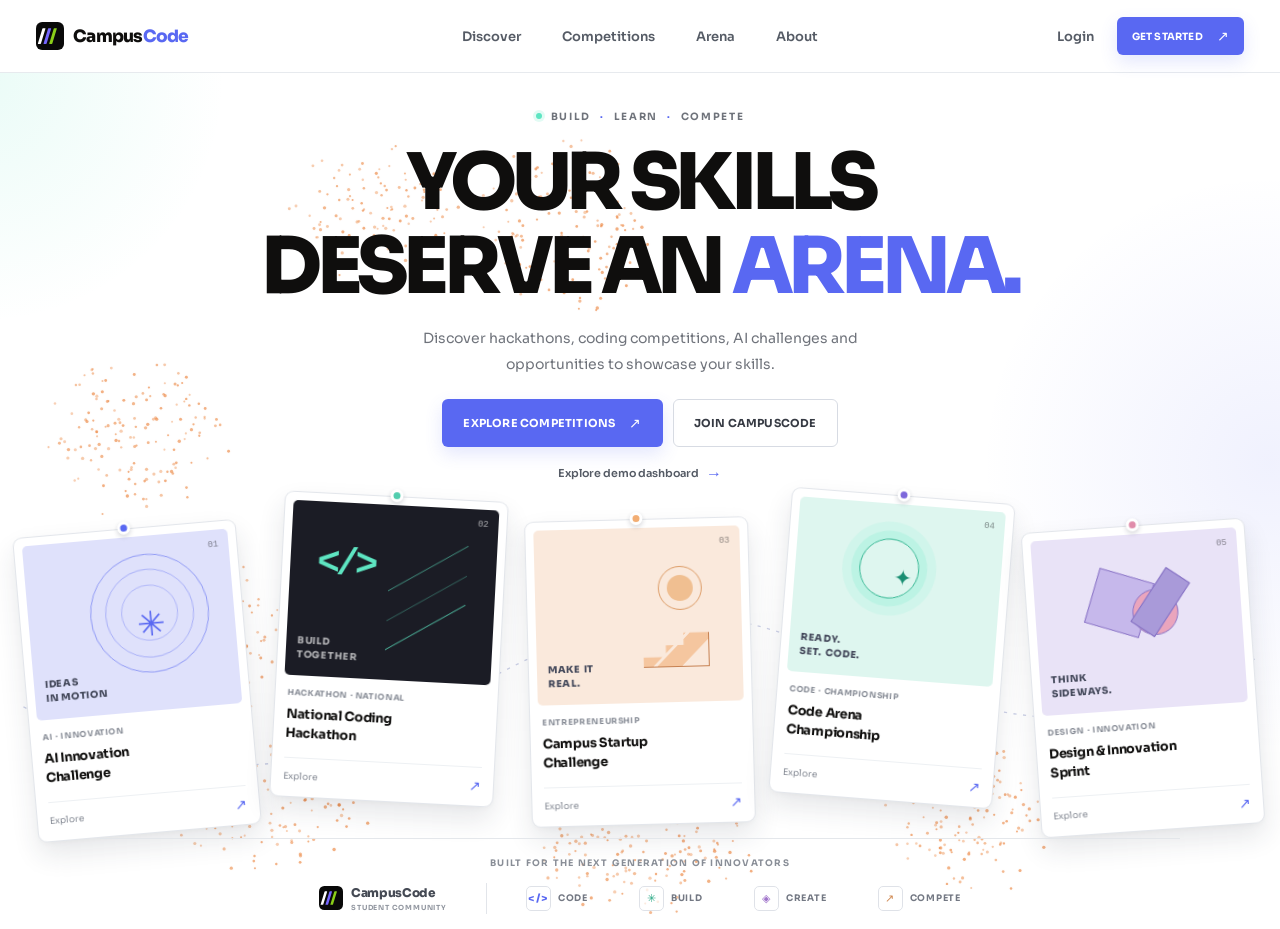
<file: HTML/Landing.html>
<!doctype html>
<html lang="en">
  <head>
    <meta charset="UTF-8" />
    <meta name="viewport" content="width=device-width, initial-scale=1.0" />
    <meta
      name="description"
      content="Discover hackathons, coding competitions, AI challenges and opportunities to showcase your skills with CampusCode."
    />
    <meta name="theme-color" content="#ffffff" />
    <title>CampusCode — Your skills deserve an arena</title>
    <link rel="icon" href="./Assets/Images/Favicon.svg" type="image/svg+xml" />
    <link rel="preconnect" href="https://fonts.googleapis.com" />
    <link rel="preconnect" href="https://fonts.gstatic.com" crossorigin />
    <link
      href="https://fonts.googleapis.com/css2?family=Sora:wght@400;500;600;700;800&display=swap"
      rel="stylesheet"
    />
    <link rel="stylesheet" href="./Assets/CSS/Landing.css" />
  </head>
  <body>
    <header class="site-header" id="top">
      <div class="nav-shell">
        <a class="brand" href="#top" aria-label="CampusCode home">
          <img src="./Assets/Images/Favicon.svg" alt="" />
          <span>Campus<span class="brand-accent">Code</span></span>
        </a>

        <nav class="desktop-nav" aria-label="Main navigation">
          <a href="#hero">Discover</a>
          <a href="#competitions">Competitions</a>
          <a href="#arena">Arena</a>
          <a href="#about">About</a>
        </nav>

        <div class="nav-actions">
          <button class="login-link" type="button" data-auth-open="login">Login</button>
          <button class="button button-primary nav-join" type="button" data-auth-open="register">
            Get Started <span aria-hidden="true">↗</span>
          </button>
          <button
            class="menu-toggle"
            id="menu-toggle"
            type="button"
            aria-label="Open navigation menu"
            aria-expanded="false"
            aria-controls="mobile-nav"
          >
            <span></span><span></span>
          </button>
        </div>
      </div>
      <nav class="mobile-nav" id="mobile-nav" aria-label="Mobile navigation" aria-hidden="true">
        <a href="#hero">Discover</a>
        <a href="#competitions">Competitions</a>
        <a href="#arena">Arena</a>
        <a href="#about">About</a>
        <button type="button" data-auth-open="login">Login</button>
        <button class="mobile-join" type="button" data-auth-open="register">Get Started <span aria-hidden="true">↗</span></button>
      </nav>
    </header>

    <main>
      <section class="hero" id="hero" aria-labelledby="hero-title">
        <div class="hero-wash hero-wash-left" aria-hidden="true"></div>
        <div class="hero-wash hero-wash-right" aria-hidden="true"></div>
        <canvas class="hero-particles" id="hero-particles" aria-hidden="true"></canvas>
        <div class="hero-copy">
          <p class="eyebrow"><span></span> BUILD <b>·</b> LEARN <b>·</b> COMPETE</p>
          <h1 id="hero-title">YOUR SKILLS<br />DESERVE AN <span>ARENA.</span></h1>
          <p class="hero-description">
            Discover hackathons, coding competitions, AI challenges and
            opportunities to showcase your skills.
          </p>
          <div class="hero-actions">
            <a class="button button-primary button-large" href="#competitions">
              Explore Competitions <span aria-hidden="true">↗</span>
            </a>
            <button class="button button-secondary button-large" type="button" data-auth-open="register">
              Join CampusCode
            </button>
          </div>
          <a class="demo-link" href="../Dashboard/index.html">
            Explore demo dashboard <span aria-hidden="true">→</span>
          </a>
        </div>

        <div class="competition-scene" id="competitions" aria-label="Featured student competitions">
          <svg class="card-curve" viewBox="0 0 1200 220" preserveAspectRatio="none" aria-hidden="true">
            <path d="M22 133 C185 205 295 194 418 130 C554 57 647 32 770 83 C908 141 1033 177 1177 92" />
          </svg>

          <article class="competition-card card-ai">
            <span class="card-pin" aria-hidden="true"></span>
            <div class="card-art ai-art" aria-hidden="true">
              <span class="ai-orbit"></span><span class="ai-core">✳</span>
              <span class="art-caption">IDEAS<br />IN MOTION</span>
              <span class="art-index">01</span>
            </div>
            <div class="card-copy"><span class="category">AI · INNOVATION</span><h2>AI Innovation<br />Challenge</h2><span class="card-link">Explore <b>↗</b></span></div>
          </article>

          <article class="competition-card card-hackathon">
            <span class="card-pin" aria-hidden="true"></span>
            <div class="card-art hack-art" aria-hidden="true">
              <span class="hack-type">&lt;/&gt;</span><span class="hack-lines"></span>
              <span class="art-caption">BUILD<br />TOGETHER</span>
              <span class="art-index">02</span>
            </div>
            <div class="card-copy"><span class="category">HACKATHON · NATIONAL</span><h2>National Coding<br />Hackathon</h2><span class="card-link">Explore <b>↗</b></span></div>
          </article>

          <article class="competition-card card-startup">
            <span class="card-pin" aria-hidden="true"></span>
            <div class="card-art startup-art" aria-hidden="true">
              <span class="startup-sun"></span><span class="startup-stairs"></span>
              <span class="art-caption">MAKE IT<br />REAL.</span>
              <span class="art-index">03</span>
            </div>
            <div class="card-copy"><span class="category">ENTREPRENEURSHIP</span><h2>Campus Startup<br />Challenge</h2><span class="card-link">Explore <b>↗</b></span></div>
          </article>

          <article class="competition-card card-arena">
            <span class="card-pin" aria-hidden="true"></span>
            <div class="card-art arena-art" aria-hidden="true">
              <span class="arena-ring"></span><span class="arena-star">✦</span>
              <span class="art-caption">READY.<br />SET. CODE.</span>
              <span class="art-index">04</span>
            </div>
            <div class="card-copy"><span class="category">CODE · CHAMPIONSHIP</span><h2>Code Arena<br />Championship</h2><span class="card-link">Explore <b>↗</b></span></div>
          </article>

          <article class="competition-card card-design">
            <span class="card-pin" aria-hidden="true"></span>
            <div class="card-art design-art" aria-hidden="true">
              <span class="design-shape design-shape-one"></span><span class="design-shape design-shape-two"></span><span class="design-shape design-shape-three"></span>
              <span class="art-caption">THINK<br />SIDEWAYS.</span>
              <span class="art-index">05</span>
            </div>
            <div class="card-copy"><span class="category">DESIGN · INNOVATION</span><h2>Design &amp; Innovation<br />Sprint</h2><span class="card-link">Explore <b>↗</b></span></div>
          </article>
        </div>

        <div class="organizer-strip" id="about">
          <p class="organizer-heading">BUILT FOR THE NEXT GENERATION OF INNOVATORS</p>
          <div class="organizer-content">
            <div class="platform-lockup">
              <img src="./Assets/Images/Favicon.svg" alt="" />
              <span>CampusCode<small>STUDENT COMMUNITY</small></span>
            </div>
            <span class="organizer-divider" aria-hidden="true"></span>
            <div class="platform-labels" id="arena">
              <span><i class="platform-mark mark-code">&lt;/&gt;</i> CODE</span>
              <span><i class="platform-mark mark-build">✳</i> BUILD</span>
              <span><i class="platform-mark mark-create">◈</i> CREATE</span>
              <span><i class="platform-mark mark-compete">↗</i> COMPETE</span>
            </div>
          </div>
        </div>
      </section>
    </main>

    <div class="auth-overlay" id="auth-modal" aria-hidden="true">
      <button class="auth-backdrop" type="button" data-auth-close tabindex="-1" aria-label="Close authentication dialog"></button>
      <section class="auth-dialog" role="dialog" aria-modal="true" aria-labelledby="auth-title" aria-describedby="auth-description">
        <button class="auth-close" type="button" data-auth-close aria-label="Close dialog">×</button>
        <aside class="auth-aside">
          <a class="brand auth-brand" href="#top" aria-label="CampusCode home">
            <img src="./Assets/Images/Favicon.svg" alt="" />
            <span>Campus<span class="brand-accent">Code</span></span>
          </a>
          <div class="auth-aside-copy">
            <p class="auth-kicker"><span></span> YOUR NEXT CHALLENGE STARTS HERE</p>
            <h2 id="auth-title">Ready to find<br />your <span>people?</span></h2>
            <p id="auth-description">A place to explore your ideas, meet your team, and see what you're capable of.</p>
          </div>
          <div class="auth-illustration" aria-hidden="true">
            <div class="illustration-orbit orbit-one"></div>
            <div class="illustration-orbit orbit-two"></div>
            <div class="illustration-card"><span>CC</span><b>TEAM<br />UP</b><i>✦</i></div>
            <div class="illustration-person person-one"></div>
            <div class="illustration-person person-two"></div>
          </div>
          <div class="auth-aside-footer"><span>BUILD · LEARN · COMPETE</span><span>01 — 05</span></div>
        </aside>

        <div class="auth-main">
          <div class="auth-heading">
            <p class="auth-mode-label" id="auth-mode-label">WELCOME BACK</p>
            <h3 id="form-title">Log in to CampusCode</h3>
            <p id="form-description">Good to see you again. Let's get back to it.</p>
          </div>

          <form class="auth-form" id="auth-form">
            <div class="form-field register-field" hidden>
              <label for="auth-name">Full name</label>
              <input id="auth-name" name="name" type="text" autocomplete="name" placeholder="Your name" />
            </div>
            <div class="form-field">
              <label for="auth-email">Email address</label>
              <input id="auth-email" name="email" type="email" autocomplete="email" placeholder="you@university.edu" required />
            </div>
            <div class="form-field">
              <div class="field-label-row">
                <label for="auth-password">Password</label>
                <a class="forgot-link" id="forgot-password" href="#auth-email">Forgot password?</a>
              </div>
              <div class="password-control">
                <input id="auth-password" name="password" type="password" autocomplete="current-password" placeholder="Enter your password" minlength="8" required />
                <button class="password-toggle" type="button" data-password-toggle="auth-password" aria-label="Show password" aria-pressed="false">Show</button>
              </div>
            </div>
            <div class="form-field register-field" hidden>
              <label for="auth-confirm-password">Confirm password</label>
              <div class="password-control">
                <input id="auth-confirm-password" name="confirm-password" type="password" autocomplete="new-password" placeholder="Enter your password again" minlength="8" />
                <button class="password-toggle" type="button" data-password-toggle="auth-confirm-password" aria-label="Show confirm password" aria-pressed="false">Show</button>
              </div>
            </div>
            <p class="auth-notice" id="auth-notice" role="status" aria-live="polite"></p>
            <button class="button button-primary auth-submit" type="submit"><span id="auth-submit-label">Continue</span><span aria-hidden="true">↗</span></button>
          </form>

          <div class="auth-divider"><span>OR CONTINUE WITH</span></div>
          <div class="social-options">
            <button type="button" class="social-button" data-social="Google"><span class="google-mark">G</span>Google</button>
            <button type="button" class="social-button" data-social="GitHub"><span class="github-mark">⌘</span>GitHub</button>
          </div>
          <p class="auth-switch"><span id="auth-switch-prompt">New to CampusCode?</span> <button type="button" id="auth-switch-button">Create an account</button></p>
          <p class="auth-legal">By continuing, you agree to CampusCode's community guidelines.</p>
        </div>
      </section>
    </div>

    <script src="./Assets/JS/Landing.js" defer></script>
  </body>
</html>
</file>
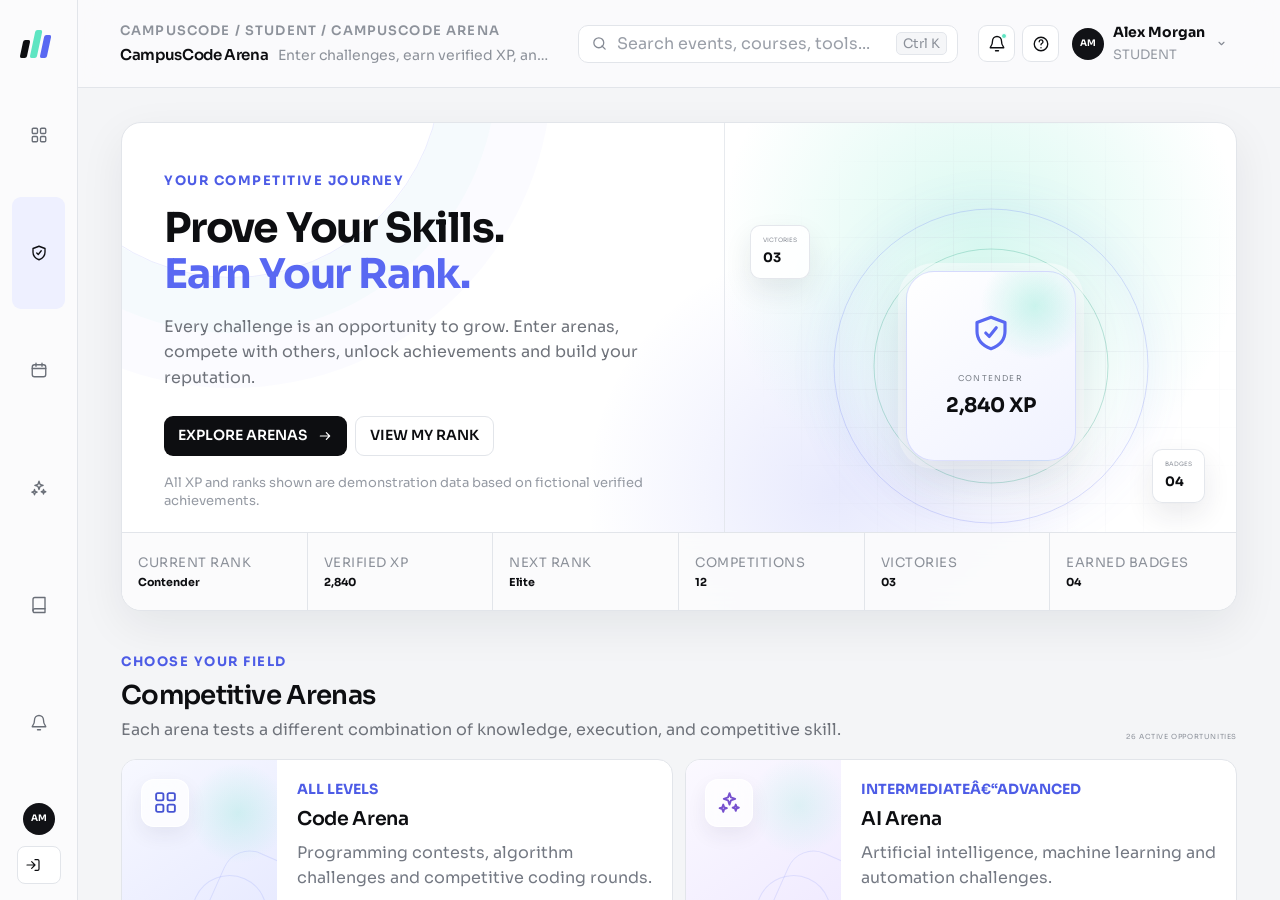
<file: Dashboard/pages/arena.html>
<!doctype html>
<html lang="en">
<head>
<meta charset="utf-8">
<meta name="viewport" content="width=device-width, initial-scale=1">
<meta name="description" content="CampusCode student competition workspace prototype">
<title>CampusCode Arena â€” CampusCode</title>
<link rel="icon" href="../assets/images/favicon.png">
<link rel="stylesheet" href="../css/style.css?v=campuscode-dashboard-20261108-3">
<link rel="stylesheet" href="../css/responsive.css">
</head>
<body data-page="arena">
<div class="app-shell">
<aside class="sidebar "><div class="brand">
<div class="brand-mark" aria-hidden="true">
<span></span><span></span><span></span>
</div>
<div>
<strong>CampusCode</strong><small>Student space</small>
</div>
<button class="sidebar-collapse-toggle" aria-label="Collapse sidebar" aria-expanded="true" data-action="toggle-sidebar"><svg aria-hidden="true" fill="none" height="18" viewbox="0 0 24 24" width="18" stroke="currentColor" stroke-linecap="round" stroke-linejoin="round" stroke-width="1.8"><path d="M4 7h16M4 12h16M4 17h16"></path></svg></button><button class="mobile-close" aria-label="Close menu" data-action="close-drawer"><svg aria-hidden="true" fill="none" height="19" viewbox="0 0 24 24" width="19" stroke="currentColor" stroke-linecap="round" stroke-linejoin="round" stroke-width="1.8"><path d="m6 6 12 12M18 6 6 18"></path></svg></button>
</div>
<div class="sidebar-label">Workspace</div>
<nav class="main-nav" aria-label="Main navigation"><a class="" data-tooltip="Overview" href="../index.html" data-nav-link=""><svg aria-hidden="true" fill="none" height="18" viewbox="0 0 24 24" width="18" stroke="currentColor" stroke-linecap="round" stroke-linejoin="round" stroke-width="1.8"><rect x="3" y="3" width="7" height="7" rx="1.5"></rect><rect x="14" y="3" width="7" height="7" rx="1.5"></rect><rect x="3" y="14" width="7" height="7" rx="1.5"></rect><rect x="14" y="14" width="7" height="7" rx="1.5"></rect></svg><span>Overview</span></a><div class="workspace-nav-group is-expanded">
<button class="workspace-parent group-active" data-tooltip="ARENA" aria-expanded="true"><svg aria-hidden="true" fill="none" height="18" viewbox="0 0 24 24" width="18" stroke="currentColor" stroke-linecap="round" stroke-linejoin="round" stroke-width="1.8"><path d="M12 3 20 6v5c0 5-3.4 8.3-8 10-4.6-1.7-8-5-8-10V6l8-3Zm-3 9 2 2 4-5"></path></svg><span>ARENA</span><span class="chevron"><svg aria-hidden="true" fill="none" height="16" viewbox="0 0 24 24" width="16" stroke="currentColor" stroke-linecap="round" stroke-linejoin="round" stroke-width="1.8"><path d="m8 10 4 4 4-4"></path></svg></span></button><div class="workspace-subnav">
<a class="active" tabindex="0" href="../pages/arena.html" data-nav-link=""><span>Explore Arenas</span></a><a class="" tabindex="0" href="../pages/arena.html#leaderboard" data-nav-link=""><span>Leaderboard</span></a><a class="" tabindex="0" href="../pages/arena.html#achievements" data-nav-link=""><span>Badges &amp; Achievements</span></a><a class="" tabindex="0" href="../pages/arena.html#rank" data-nav-link=""><span>My Rank</span></a>
</div>
</div>
<div class="workspace-nav-group is-expanded">
<button class="workspace-parent " data-tooltip="Events" aria-expanded="true"><svg aria-hidden="true" fill="none" height="18" viewbox="0 0 24 24" width="18" stroke="currentColor" stroke-linecap="round" stroke-linejoin="round" stroke-width="1.8"><rect x="3" y="5" width="18" height="16" rx="3"></rect><path d="M8 3v4M16 3v4M3 10h18"></path></svg><span>Events</span><span class="chevron"><svg aria-hidden="true" fill="none" height="16" viewbox="0 0 24 24" width="16" stroke="currentColor" stroke-linecap="round" stroke-linejoin="round" stroke-width="1.8"><path d="m8 10 4 4 4-4"></path></svg></span></button><div class="workspace-subnav">
<a class="" tabindex="0" href="../pages/events.html" data-nav-link=""><span>Explore Events</span></a><a class="" tabindex="0" href="../pages/my-events.html" data-nav-link=""><span>My Events</span></a><a class="" tabindex="0" href="../pages/my-events.html#registered" data-nav-link=""><span>Registered Events</span></a>
</div>
</div>
<div class="workspace-nav-group is-expanded">
<button class="workspace-parent " data-tooltip="AI Tools" aria-expanded="true"><svg aria-hidden="true" fill="none" height="18" viewbox="0 0 24 24" width="18" stroke="currentColor" stroke-linecap="round" stroke-linejoin="round" stroke-width="1.8"><path d="m12 3 1.4 4.1L17.5 8.5l-4.1 1.4L12 14l-1.4-4.1-4.1-1.4 4.1-1.4L12 3Zm6 11 .8 2.2L21 17l-2.2.8L18 20l-.8-2.2L15 17l2.2-.8L18 14ZM6 14l.9 2.6 2.6.9-2.6.9L6 21l-.9-2.6-2.6-.9 2.6-.9L6 14Z"></path></svg><span>AI Tools</span><span class="chevron"><svg aria-hidden="true" fill="none" height="16" viewbox="0 0 24 24" width="16" stroke="currentColor" stroke-linecap="round" stroke-linejoin="round" stroke-width="1.8"><path d="m8 10 4 4 4-4"></path></svg></span></button><div class="workspace-subnav">
<a class="" tabindex="0" href="../index.html" data-nav-link=""><span>StudyMate</span><small>Popular</small></a><a class="" tabindex="0" href="../index.html#ideacheck" data-nav-link=""><span>IdeaCheck</span></a><a class="" tabindex="0" href="../index.html" data-nav-link=""><span>RuleBot</span><small>New</small></a>
</div>
</div>
<div class="workspace-nav-group ">
<button class="workspace-parent " data-tooltip="Learning" aria-expanded="false"><svg aria-hidden="true" fill="none" height="18" viewbox="0 0 24 24" width="18" stroke="currentColor" stroke-linecap="round" stroke-linejoin="round" stroke-width="1.8"><path d="M4 19.5A2.5 2.5 0 0 1 6.5 17H20"></path><path d="M6.5 2H20v20H6.5A2.5 2.5 0 0 1 4 19.5v-15A2.5 2.5 0 0 1 6.5 2Z"></path></svg><span>Learning</span><span class="chevron"><svg aria-hidden="true" fill="none" height="16" viewbox="0 0 24 24" width="16" stroke="currentColor" stroke-linecap="round" stroke-linejoin="round" stroke-width="1.8"><path d="m8 10 4 4 4-4"></path></svg></span></button><div class="workspace-subnav">
<a class="" tabindex="-1" href="../index.html#courses" data-nav-link=""><span>My Courses</span></a><a class="" tabindex="-1" href="../pages/communication.html#help" data-nav-link=""><span>Student Guide</span></a><a class="" tabindex="-1" href="../pages/profile.html#achievements" data-nav-link=""><span>Certificates</span></a><a class="" tabindex="-1" href="../pages/profile.html" data-nav-link=""><span>Digital Card</span></a>
</div>
</div>
<div class="workspace-nav-group ">
<button class="workspace-parent " data-tooltip="Communication" aria-expanded="false"><svg aria-hidden="true" fill="none" height="18" viewbox="0 0 24 24" width="18" stroke="currentColor" stroke-linecap="round" stroke-linejoin="round" stroke-width="1.8"><path d="M18 8a6 6 0 0 0-12 0c0 7-3 7-3 9h18c0-2-3-2-3-9M10 21h4"></path></svg><span>Communication</span><span class="chevron"><svg aria-hidden="true" fill="none" height="16" viewbox="0 0 24 24" width="16" stroke="currentColor" stroke-linecap="round" stroke-linejoin="round" stroke-width="1.8"><path d="m8 10 4 4 4-4"></path></svg></span></button><div class="workspace-subnav">
<a class="" tabindex="-1" href="../pages/communication.html#official" data-nav-link=""><span>Official Updates</span></a><a class="" tabindex="-1" href="../pages/communication.html#notifications" data-nav-link=""><span>Notifications</span></a><a class="" tabindex="-1" href="../pages/communication.html#help" data-nav-link=""><span>Help &amp; Support</span></a>
</div>
</div></nav><div class="sidebar-account">
<div class="sidebar-label">Account</div>
<a class="profile sidebar-profile-button " data-tooltip="Profile" href="../pages/profile.html" data-nav-link=""><div class="avatar">AM</div>
<div>
<strong>Alex Morgan</strong><span>Student</span>
</div></a><button class="logout-button" data-tooltip="Log out" data-action="demo-logout"><svg aria-hidden="true" fill="none" height="15" viewbox="0 0 24 24" width="15" stroke="currentColor" stroke-linecap="round" stroke-linejoin="round" stroke-width="1.8"><path d="M10 17l5-5-5-5M15 12H3M15 4h4a2 2 0 0 1 2 2v12a2 2 0 0 1-2 2h-4"></path></svg> Log out</button>
</div></aside><main><header class="topbar "><div class="header-page">
<button class="menu-button" aria-label="Open menu" data-action="open-drawer"><svg aria-hidden="true" fill="none" height="19" viewbox="0 0 24 24" width="19" stroke="currentColor" stroke-linecap="round" stroke-linejoin="round" stroke-width="1.8"><path d="M4 7h16M4 12h16M4 17h16"></path></svg></button><div class="page-copy">
<span>CampusCode / Student / CampusCode Arena</span><div>
<strong>CampusCode Arena</strong><small>Enter challenges, earn verified XP, and build your competitive reputation.</small>
</div>
</div>
</div>
<div class="global-search"><label class="search-field"><svg aria-hidden="true" fill="none" height="17" viewbox="0 0 24 24" width="17" stroke="currentColor" stroke-linecap="round" stroke-linejoin="round" stroke-width="1.8"><circle cx="11" cy="11" r="7"></circle><path d="m20 20-4.5-4.5"></path></svg><input aria-label="Search CampusCode" aria-expanded="false" placeholder="Search events, courses, tools..." value=""><kbd><span>Ctrl</span> K</kbd></label></div>
<div class="header-actions">
<button class="mobile-search-button" aria-label="Open search"><svg aria-hidden="true" fill="none" height="18" viewbox="0 0 24 24" width="18" stroke="currentColor" stroke-linecap="round" stroke-linejoin="round" stroke-width="1.8"><circle cx="11" cy="11" r="7"></circle><path d="m20 20-4.5-4.5"></path></svg></button><div class="header-menu"><button class="header-icon-button" aria-label="Notifications" aria-expanded="false"><svg aria-hidden="true" fill="none" height="18" viewbox="0 0 24 24" width="18" stroke="currentColor" stroke-linecap="round" stroke-linejoin="round" stroke-width="1.8"><path d="M18 8a6 6 0 0 0-12 0c0 7-3 7-3 9h18c0-2-3-2-3-9M10 21h4"></path></svg><i></i></button></div>
<div class="header-menu help-control"><button class="header-icon-button" aria-label="Help and support" aria-expanded="false"><svg aria-hidden="true" fill="none" height="18" viewbox="0 0 24 24" width="18" stroke="currentColor" stroke-linecap="round" stroke-linejoin="round" stroke-width="1.8"><circle cx="12" cy="12" r="9"></circle><path d="M9.6 9a2.5 2.5 0 1 1 3.2 2.4c-.8.3-.8 1-.8 1.6M12 17h.01"></path></svg></button></div>
<div class="header-menu profile-control"><button class="profile-trigger" aria-label="Open profile menu" aria-expanded="false"><span class="avatar">AM</span><span class="profile-name"><strong>Alex Morgan</strong><small>Student</small></span><span class="profile-chevron"><svg aria-hidden="true" fill="none" height="15" viewbox="0 0 24 24" width="15" stroke="currentColor" stroke-linecap="round" stroke-linejoin="round" stroke-width="1.8"><path d="m8 10 4 4 4-4"></path></svg></span></button></div>
</div></header><div class="dashboard"><div class="arena-page">
<section class="arena-hero"><div class="arena-hero-copy">
<span class="arena-kicker">Your competitive journey</span><h1>Prove Your Skills.<br><em>Earn Your Rank.</em>
</h1>
<p>Every challenge is an opportunity to grow. Enter arenas, compete with others, unlock achievements and build your reputation.</p>
<div class="arena-hero-actions">
<button>Explore Arenas <svg aria-hidden="true" fill="none" height="16" viewbox="0 0 24 24" width="16" stroke="currentColor" stroke-linecap="round" stroke-linejoin="round" stroke-width="1.8"><path d="M5 12h14m-5-5 5 5-5 5"></path></svg></button><button>View My Rank</button>
</div>
<small>All XP and ranks shown are demonstration data based on fictional verified achievements.</small>
</div>
<div class="arena-hero-visual" aria-hidden="true">
<div class="arena-grid-lines"></div>
<div class="arena-orbit orbit-one"></div>
<div class="arena-orbit orbit-two"></div>
<div class="arena-rank-core">
<svg aria-hidden="true" fill="none" height="42" viewbox="0 0 24 24" width="42" stroke="currentColor" stroke-linecap="round" stroke-linejoin="round" stroke-width="1.8"><path d="M12 3 20 6v5c0 5-3.4 8.3-8 10-4.6-1.7-8-5-8-10V6l8-3Zm-3 9 2 2 4-5"></path></svg><span>Contender</span><strong>2,840 XP</strong>
</div>
<div class="arena-float arena-float-victory">
<span>Victories</span><strong>03</strong>
</div>
<div class="arena-float arena-float-badges">
<span>Badges</span><strong>04</strong>
</div>
</div>
<div class="arena-hero-stats">
<div>
<span>Current rank</span><strong>Contender</strong>
</div>
<div>
<span>Verified XP</span><strong>2,840</strong>
</div>
<div>
<span>Next rank</span><strong>Elite</strong>
</div>
<div>
<span>Competitions</span><strong>12</strong>
</div>
<div>
<span>Victories</span><strong>03</strong>
</div>
<div>
<span>Earned badges</span><strong>04</strong>
</div>
</div></section><section class="arena-discovery"><div class="arena-section-heading">
<div>
<span class="arena-kicker">Choose your field</span><h2>Competitive Arenas</h2>
<p>Each arena tests a different combination of knowledge, execution, and competitive skill.</p>
</div>
<span>26 active opportunities</span>
</div>
<div class="arena-grid">
<article class="arena-card code"><div class="arena-card-art">
<span class="arena-card-icon"><svg aria-hidden="true" fill="none" height="25" viewbox="0 0 24 24" width="25" stroke="currentColor" stroke-linecap="round" stroke-linejoin="round" stroke-width="1.8"><rect x="3" y="3" width="7" height="7" rx="1.5"></rect><rect x="14" y="3" width="7" height="7" rx="1.5"></rect><rect x="3" y="14" width="7" height="7" rx="1.5"></rect><rect x="14" y="14" width="7" height="7" rx="1.5"></rect></svg></span><div class="arena-shape shape-a"></div>
<div class="arena-shape shape-b"></div>
<b>08</b>
</div>
<div class="arena-card-copy">
<span>All levels</span><h3>Code Arena</h3>
<p>Programming contests, algorithm challenges and competitive coding rounds.</p>
<div>
<small>8 competitions available</small><button>Explore Arena <svg aria-hidden="true" fill="none" height="15" viewbox="0 0 24 24" width="15" stroke="currentColor" stroke-linecap="round" stroke-linejoin="round" stroke-width="1.8"><path d="M5 12h14m-5-5 5 5-5 5"></path></svg></button>
</div>
</div></article><article class="arena-card ai"><div class="arena-card-art">
<span class="arena-card-icon"><svg aria-hidden="true" fill="none" height="25" viewbox="0 0 24 24" width="25" stroke="currentColor" stroke-linecap="round" stroke-linejoin="round" stroke-width="1.8"><path d="m12 3 1.4 4.1L17.5 8.5l-4.1 1.4L12 14l-1.4-4.1-4.1-1.4 4.1-1.4L12 3Zm6 11 .8 2.2L21 17l-2.2.8L18 20l-.8-2.2L15 17l2.2-.8L18 14ZM6 14l.9 2.6 2.6.9-2.6.9L6 21l-.9-2.6-2.6-.9 2.6-.9L6 14Z"></path></svg></span><div class="arena-shape shape-a"></div>
<div class="arena-shape shape-b"></div>
<b>05</b>
</div>
<div class="arena-card-copy">
<span>Intermediateâ€“Advanced</span><h3>AI Arena</h3>
<p>Artificial intelligence, machine learning and automation challenges.</p>
<div>
<small>5 competitions available</small><button>Explore Arena <svg aria-hidden="true" fill="none" height="15" viewbox="0 0 24 24" width="15" stroke="currentColor" stroke-linecap="round" stroke-linejoin="round" stroke-width="1.8"><path d="M5 12h14m-5-5 5 5-5 5"></path></svg></button>
</div>
</div></article><article class="arena-card innovation"><div class="arena-card-art">
<span class="arena-card-icon"><svg aria-hidden="true" fill="none" height="25" viewbox="0 0 24 24" width="25" stroke="currentColor" stroke-linecap="round" stroke-linejoin="round" stroke-width="1.8"><rect x="4" y="7" width="16" height="12" rx="3"></rect><path d="M12 3v4M9 12h.01M15 12h.01M9 16h6"></path></svg></span><div class="arena-shape shape-a"></div>
<div class="arena-shape shape-b"></div>
<b>07</b>
</div>
<div class="arena-card-copy">
<span>Team challenges</span><h3>Innovation Arena</h3>
<p>Hackathons, product-building challenges and original ideathons.</p>
<div>
<small>7 competitions available</small><button>Explore Arena <svg aria-hidden="true" fill="none" height="15" viewbox="0 0 24 24" width="15" stroke="currentColor" stroke-linecap="round" stroke-linejoin="round" stroke-width="1.8"><path d="M5 12h14m-5-5 5 5-5 5"></path></svg></button>
</div>
</div></article><article class="arena-card knowledge"><div class="arena-card-art">
<span class="arena-card-icon"><svg aria-hidden="true" fill="none" height="25" viewbox="0 0 24 24" width="25" stroke="currentColor" stroke-linecap="round" stroke-linejoin="round" stroke-width="1.8"><circle cx="12" cy="12" r="9"></circle><path d="M9.6 9a2.5 2.5 0 1 1 3.2 2.4c-.8.3-.8 1-.8 1.6M12 17h.01"></path></svg></span><div class="arena-shape shape-a"></div>
<div class="arena-shape shape-b"></div>
<b>06</b>
</div>
<div class="arena-card-copy">
<span>Beginnerâ€“Expert</span><h3>Knowledge Arena</h3>
<p>Technical quizzes, assessments and knowledge-based competitions.</p>
<div>
<small>6 competitions available</small><button>Explore Arena <svg aria-hidden="true" fill="none" height="15" viewbox="0 0 24 24" width="15" stroke="currentColor" stroke-linecap="round" stroke-linejoin="round" stroke-width="1.8"><path d="M5 12h14m-5-5 5 5-5 5"></path></svg></button>
</div>
</div></article>
</div></section><section class="rank-progression"><div class="rank-heading">
<div>
<span class="arena-kicker">Verified progression</span><h2>Contender Rank</h2>
<p>Competitive XP is awarded only for verified results, completed challenge stages, and evaluated achievements.</p>
</div>
<div class="current-rank-emblem">
<svg aria-hidden="true" fill="none" height="30" viewbox="0 0 24 24" width="30" stroke="currentColor" stroke-linecap="round" stroke-linejoin="round" stroke-width="1.8"><path d="M12 3 20 6v5c0 5-3.4 8.3-8 10-4.6-1.7-8-5-8-10V6l8-3Zm-3 9 2 2 4-5"></path></svg><span>Rank 04</span>
</div>
</div>
<div class="rank-xp-row">
<div>
<span>Current XP</span><strong>2,840</strong>
</div>
<div class="rank-progress-track">
<span class="progress-width-71"></span><i>71%</i>
</div>
<div>
<span>Elite unlocks at</span><strong>4,000 XP</strong>
</div>
</div>
<div class="rank-levels">
<div class="complete">
<span><svg aria-hidden="true" fill="none" height="12" viewbox="0 0 24 24" width="12" stroke="currentColor" stroke-linecap="round" stroke-linejoin="round" stroke-width="1.8"><path d="m5 12 4 4L19 6"></path></svg></span><small>Rookie</small>
</div>
<div class="complete">
<span><svg aria-hidden="true" fill="none" height="12" viewbox="0 0 24 24" width="12" stroke="currentColor" stroke-linecap="round" stroke-linejoin="round" stroke-width="1.8"><path d="m5 12 4 4L19 6"></path></svg></span><small>Challenger</small>
</div>
<div class="current">
<span>3</span><small>Contender</small>
</div>
<div class="">
<span>4</span><small>Elite</small>
</div>
<div class="">
<span>5</span><small>Master</small>
</div>
<div class="">
<span>6</span><small>Legend</small>
</div>
</div>
<div class="next-rank-preview">
<span><svg aria-hidden="true" fill="none" height="18" viewbox="0 0 24 24" width="18" stroke="currentColor" stroke-linecap="round" stroke-linejoin="round" stroke-width="1.8"><circle cx="12" cy="8" r="5"></circle><path d="m8.5 12-1 9 4.5-2 4.5 2-1-9"></path></svg></span><div>
<small>Next rank</small><strong>Elite</strong><p>Recognized for repeated high-level placements across multiple arenas.</p>
</div>
<b>1,160 XP to go</b>
</div></section><section class="arena-challenges"><div class="arena-section-heading">
<div>
<span class="arena-kicker">Compete now</span><h2>Active Arena Challenges</h2>
<p>Complete evaluated challenges to earn verified competitive XP.</p>
</div>
<button>View all events <svg aria-hidden="true" fill="none" height="15" viewbox="0 0 24 24" width="15" stroke="currentColor" stroke-linecap="round" stroke-linejoin="round" stroke-width="1.8"><path d="M5 12h14m-5-5 5 5-5 5"></path></svg></button>
</div>
<div class="arena-challenge-grid">
<article class="code"><div class="challenge-top">
<span>Code Arena</span><b>+420 XP</b>
</div>
<h3>National Coding Challenge</h3>
<div class="challenge-data">
<div>
<span>Difficulty</span><strong>Intermediate</strong>
</div>
<div>
<span>Deadline</span><strong>20 November 2026</strong>
</div>
</div>
<p>Verified student Â· Individual entry</p>
<button>View Challenge <svg aria-hidden="true" fill="none" height="15" viewbox="0 0 24 24" width="15" stroke="currentColor" stroke-linecap="round" stroke-linejoin="round" stroke-width="1.8"><path d="M5 12h14m-5-5 5 5-5 5"></path></svg></button></article><article class="ai"><div class="challenge-top">
<span>AI Arena</span><b>+680 XP</b>
</div>
<h3>AI Innovation Challenge</h3>
<div class="challenge-data">
<div>
<span>Difficulty</span><strong>Advanced</strong>
</div>
<div>
<span>Deadline</span><strong>28 November 2026</strong>
</div>
</div>
<p>Team of 2â€“5 Â· Prototype required</p>
<button>View Challenge <svg aria-hidden="true" fill="none" height="15" viewbox="0 0 24 24" width="15" stroke="currentColor" stroke-linecap="round" stroke-linejoin="round" stroke-width="1.8"><path d="M5 12h14m-5-5 5 5-5 5"></path></svg></button></article><article class="innovation"><div class="challenge-top">
<span>Innovation Arena</span><b>+550 XP</b>
</div>
<h3>Campus Innovation Hackathon</h3>
<div class="challenge-data">
<div>
<span>Difficulty</span><strong>Intermediate</strong>
</div>
<div>
<span>Deadline</span><strong>25 November 2026</strong>
</div>
</div>
<p>Team of 2â€“4 Â· Open entry</p>
<button>View Challenge <svg aria-hidden="true" fill="none" height="15" viewbox="0 0 24 24" width="15" stroke="currentColor" stroke-linecap="round" stroke-linejoin="round" stroke-width="1.8"><path d="M5 12h14m-5-5 5 5-5 5"></path></svg></button></article>
</div></section><div class="arena-preview-grid">
<section class="leaderboard-preview"><div class="arena-section-heading compact">
<div>
<span class="arena-kicker">Demonstration rankings</span><h2>Top Competitors</h2>
</div>
<button>View Full Leaderboard <svg aria-hidden="true" fill="none" height="15" viewbox="0 0 24 24" width="15" stroke="currentColor" stroke-linecap="round" stroke-linejoin="round" stroke-width="1.8"><path d="M5 12h14m-5-5 5 5-5 5"></path></svg></button>
</div>
<div class="leaderboard-preview-list">
<div class="">
<span>1</span><b>RS</b><p><strong>Riya Shah</strong><small>Master</small></p>
<em>8,940 XP</em>
</div>
<div class="">
<span>2</span><b>DM</b><p><strong>Dev Mehta</strong><small>Master</small></p>
<em>8,420 XP</em>
</div>
<div class="">
<span>3</span><b>SK</b><p><strong>Sara Khan</strong><small>Elite</small></p>
<em>7,860 XP</em>
</div>
<div class="current-student">
<span>4</span><b>AM</b><p><strong>Alex Morgan</strong><small>Contender</small></p>
<em>2,840 XP</em>
</div>
<div class="">
<span>5</span><b>KN</b><p><strong>Kabir Nair</strong><small>Contender</small></p>
<em>2,710 XP</em>
</div>
</div>
<small class="prototype-label">Prototype leaderboard data. Production ranks must use verified evaluated results.</small></section><section class="achievement-preview"><div class="arena-section-heading compact">
<div>
<span class="arena-kicker">Collect your legacy</span><h2>Unlocked Achievements</h2>
</div>
<button>View all <svg aria-hidden="true" fill="none" height="15" viewbox="0 0 24 24" width="15" stroke="currentColor" stroke-linecap="round" stroke-linejoin="round" stroke-width="1.8"><path d="M5 12h14m-5-5 5 5-5 5"></path></svg></button>
</div>
<div class="arena-achievement-grid">
<button class="arena-achievement unlocked aqua"><span class="achievement-emblem"><svg aria-hidden="true" fill="none" height="25" viewbox="0 0 24 24" width="25" stroke="currentColor" stroke-linecap="round" stroke-linejoin="round" stroke-width="1.8"><circle cx="12" cy="8" r="5"></circle><path d="m8.5 12-1 9 4.5-2 4.5 2-1-9"></path></svg></span><strong>First Victory</strong><small>Unlocked</small><p>Win your first verified CampusCode competition.</p></button><button class="arena-achievement unlocked indigo"><span class="achievement-emblem"><svg aria-hidden="true" fill="none" height="25" viewbox="0 0 24 24" width="25" stroke="currentColor" stroke-linecap="round" stroke-linejoin="round" stroke-width="1.8"><rect x="3" y="3" width="7" height="7" rx="1.5"></rect><rect x="14" y="3" width="7" height="7" rx="1.5"></rect><rect x="3" y="14" width="7" height="7" rx="1.5"></rect><rect x="14" y="14" width="7" height="7" rx="1.5"></rect></svg></span><strong>Coding Specialist</strong><small>Unlocked</small><p>Demonstrate consistent excellence in coding contests.</p></button><button class="arena-achievement unlocked violet"><span class="achievement-emblem"><svg aria-hidden="true" fill="none" height="25" viewbox="0 0 24 24" width="25" stroke="currentColor" stroke-linecap="round" stroke-linejoin="round" stroke-width="1.8"><path d="m12 3 1.4 4.1L17.5 8.5l-4.1 1.4L12 14l-1.4-4.1-4.1-1.4 4.1-1.4L12 3Zm6 11 .8 2.2L21 17l-2.2.8L18 20l-.8-2.2L15 17l2.2-.8L18 14ZM6 14l.9 2.6 2.6.9-2.6.9L6 21l-.9-2.6-2.6-.9 2.6-.9L6 14Z"></path></svg></span><strong>AI Explorer</strong><small>Unlocked</small><p>Build and submit an original artificial intelligence solution.</p></button><button class="arena-achievement unlocked blue"><span class="achievement-emblem"><svg aria-hidden="true" fill="none" height="25" viewbox="0 0 24 24" width="25" stroke="currentColor" stroke-linecap="round" stroke-linejoin="round" stroke-width="1.8"><path d="M12 3 20 6v5c0 5-3.4 8.3-8 10-4.6-1.7-8-5-8-10V6l8-3Zm-3 9 2 2 4-5"></path></svg></span><strong>Hackathon Champion</strong><small>Unlocked</small><p>Reach the top position in a verified hackathon.</p></button><button class="arena-achievement locked"><span class="achievement-emblem"><svg aria-hidden="true" fill="none" height="25" viewbox="0 0 24 24" width="25" stroke="currentColor" stroke-linecap="round" stroke-linejoin="round" stroke-width="1.8"><circle cx="12" cy="8" r="5"></circle><path d="m8.5 12-1 9 4.5-2 4.5 2-1-9"></path></svg></span><strong>Top 10 Competitor</strong><small>Locked</small><p>Reach the top ten on the verified CampusCode leaderboard.</p></button>
</div></section>
</div>
</div></div></main>
</div>
<template id="arena-explore-template"><div class="arena-page">
<section class="arena-hero"><div class="arena-hero-copy">
<span class="arena-kicker">Your competitive journey</span><h1>Prove Your Skills.<br><em>Earn Your Rank.</em>
</h1>
<p>Every challenge is an opportunity to grow. Enter arenas, compete with others, unlock achievements and build your reputation.</p>
<div class="arena-hero-actions">
<button>Explore Arenas <svg aria-hidden="true" fill="none" height="16" viewbox="0 0 24 24" width="16" stroke="currentColor" stroke-linecap="round" stroke-linejoin="round" stroke-width="1.8"><path d="M5 12h14m-5-5 5 5-5 5"></path></svg></button><button>View My Rank</button>
</div>
<small>All XP and ranks shown are demonstration data based on fictional verified achievements.</small>
</div>
<div class="arena-hero-visual" aria-hidden="true">
<div class="arena-grid-lines"></div>
<div class="arena-orbit orbit-one"></div>
<div class="arena-orbit orbit-two"></div>
<div class="arena-rank-core">
<svg aria-hidden="true" fill="none" height="42" viewbox="0 0 24 24" width="42" stroke="currentColor" stroke-linecap="round" stroke-linejoin="round" stroke-width="1.8"><path d="M12 3 20 6v5c0 5-3.4 8.3-8 10-4.6-1.7-8-5-8-10V6l8-3Zm-3 9 2 2 4-5"></path></svg><span>Contender</span><strong>2,840 XP</strong>
</div>
<div class="arena-float arena-float-victory">
<span>Victories</span><strong>03</strong>
</div>
<div class="arena-float arena-float-badges">
<span>Badges</span><strong>04</strong>
</div>
</div>
<div class="arena-hero-stats">
<div>
<span>Current rank</span><strong>Contender</strong>
</div>
<div>
<span>Verified XP</span><strong>2,840</strong>
</div>
<div>
<span>Next rank</span><strong>Elite</strong>
</div>
<div>
<span>Competitions</span><strong>12</strong>
</div>
<div>
<span>Victories</span><strong>03</strong>
</div>
<div>
<span>Earned badges</span><strong>04</strong>
</div>
</div></section><section class="arena-discovery"><div class="arena-section-heading">
<div>
<span class="arena-kicker">Choose your field</span><h2>Competitive Arenas</h2>
<p>Each arena tests a different combination of knowledge, execution, and competitive skill.</p>
</div>
<span>26 active opportunities</span>
</div>
<div class="arena-grid">
<article class="arena-card code"><div class="arena-card-art">
<span class="arena-card-icon"><svg aria-hidden="true" fill="none" height="25" viewbox="0 0 24 24" width="25" stroke="currentColor" stroke-linecap="round" stroke-linejoin="round" stroke-width="1.8"><rect x="3" y="3" width="7" height="7" rx="1.5"></rect><rect x="14" y="3" width="7" height="7" rx="1.5"></rect><rect x="3" y="14" width="7" height="7" rx="1.5"></rect><rect x="14" y="14" width="7" height="7" rx="1.5"></rect></svg></span><div class="arena-shape shape-a"></div>
<div class="arena-shape shape-b"></div>
<b>08</b>
</div>
<div class="arena-card-copy">
<span>All levels</span><h3>Code Arena</h3>
<p>Programming contests, algorithm challenges and competitive coding rounds.</p>
<div>
<small>8 competitions available</small><button>Explore Arena <svg aria-hidden="true" fill="none" height="15" viewbox="0 0 24 24" width="15" stroke="currentColor" stroke-linecap="round" stroke-linejoin="round" stroke-width="1.8"><path d="M5 12h14m-5-5 5 5-5 5"></path></svg></button>
</div>
</div></article><article class="arena-card ai"><div class="arena-card-art">
<span class="arena-card-icon"><svg aria-hidden="true" fill="none" height="25" viewbox="0 0 24 24" width="25" stroke="currentColor" stroke-linecap="round" stroke-linejoin="round" stroke-width="1.8"><path d="m12 3 1.4 4.1L17.5 8.5l-4.1 1.4L12 14l-1.4-4.1-4.1-1.4 4.1-1.4L12 3Zm6 11 .8 2.2L21 17l-2.2.8L18 20l-.8-2.2L15 17l2.2-.8L18 14ZM6 14l.9 2.6 2.6.9-2.6.9L6 21l-.9-2.6-2.6-.9 2.6-.9L6 14Z"></path></svg></span><div class="arena-shape shape-a"></div>
<div class="arena-shape shape-b"></div>
<b>05</b>
</div>
<div class="arena-card-copy">
<span>Intermediateâ€“Advanced</span><h3>AI Arena</h3>
<p>Artificial intelligence, machine learning and automation challenges.</p>
<div>
<small>5 competitions available</small><button>Explore Arena <svg aria-hidden="true" fill="none" height="15" viewbox="0 0 24 24" width="15" stroke="currentColor" stroke-linecap="round" stroke-linejoin="round" stroke-width="1.8"><path d="M5 12h14m-5-5 5 5-5 5"></path></svg></button>
</div>
</div></article><article class="arena-card innovation"><div class="arena-card-art">
<span class="arena-card-icon"><svg aria-hidden="true" fill="none" height="25" viewbox="0 0 24 24" width="25" stroke="currentColor" stroke-linecap="round" stroke-linejoin="round" stroke-width="1.8"><rect x="4" y="7" width="16" height="12" rx="3"></rect><path d="M12 3v4M9 12h.01M15 12h.01M9 16h6"></path></svg></span><div class="arena-shape shape-a"></div>
<div class="arena-shape shape-b"></div>
<b>07</b>
</div>
<div class="arena-card-copy">
<span>Team challenges</span><h3>Innovation Arena</h3>
<p>Hackathons, product-building challenges and original ideathons.</p>
<div>
<small>7 competitions available</small><button>Explore Arena <svg aria-hidden="true" fill="none" height="15" viewbox="0 0 24 24" width="15" stroke="currentColor" stroke-linecap="round" stroke-linejoin="round" stroke-width="1.8"><path d="M5 12h14m-5-5 5 5-5 5"></path></svg></button>
</div>
</div></article><article class="arena-card knowledge"><div class="arena-card-art">
<span class="arena-card-icon"><svg aria-hidden="true" fill="none" height="25" viewbox="0 0 24 24" width="25" stroke="currentColor" stroke-linecap="round" stroke-linejoin="round" stroke-width="1.8"><circle cx="12" cy="12" r="9"></circle><path d="M9.6 9a2.5 2.5 0 1 1 3.2 2.4c-.8.3-.8 1-.8 1.6M12 17h.01"></path></svg></span><div class="arena-shape shape-a"></div>
<div class="arena-shape shape-b"></div>
<b>06</b>
</div>
<div class="arena-card-copy">
<span>Beginnerâ€“Expert</span><h3>Knowledge Arena</h3>
<p>Technical quizzes, assessments and knowledge-based competitions.</p>
<div>
<small>6 competitions available</small><button>Explore Arena <svg aria-hidden="true" fill="none" height="15" viewbox="0 0 24 24" width="15" stroke="currentColor" stroke-linecap="round" stroke-linejoin="round" stroke-width="1.8"><path d="M5 12h14m-5-5 5 5-5 5"></path></svg></button>
</div>
</div></article>
</div></section><section class="rank-progression"><div class="rank-heading">
<div>
<span class="arena-kicker">Verified progression</span><h2>Contender Rank</h2>
<p>Competitive XP is awarded only for verified results, completed challenge stages, and evaluated achievements.</p>
</div>
<div class="current-rank-emblem">
<svg aria-hidden="true" fill="none" height="30" viewbox="0 0 24 24" width="30" stroke="currentColor" stroke-linecap="round" stroke-linejoin="round" stroke-width="1.8"><path d="M12 3 20 6v5c0 5-3.4 8.3-8 10-4.6-1.7-8-5-8-10V6l8-3Zm-3 9 2 2 4-5"></path></svg><span>Rank 04</span>
</div>
</div>
<div class="rank-xp-row">
<div>
<span>Current XP</span><strong>2,840</strong>
</div>
<div class="rank-progress-track">
<span class="progress-width-71"></span><i>71%</i>
</div>
<div>
<span>Elite unlocks at</span><strong>4,000 XP</strong>
</div>
</div>
<div class="rank-levels">
<div class="complete">
<span><svg aria-hidden="true" fill="none" height="12" viewbox="0 0 24 24" width="12" stroke="currentColor" stroke-linecap="round" stroke-linejoin="round" stroke-width="1.8"><path d="m5 12 4 4L19 6"></path></svg></span><small>Rookie</small>
</div>
<div class="complete">
<span><svg aria-hidden="true" fill="none" height="12" viewbox="0 0 24 24" width="12" stroke="currentColor" stroke-linecap="round" stroke-linejoin="round" stroke-width="1.8"><path d="m5 12 4 4L19 6"></path></svg></span><small>Challenger</small>
</div>
<div class="current">
<span>3</span><small>Contender</small>
</div>
<div class="">
<span>4</span><small>Elite</small>
</div>
<div class="">
<span>5</span><small>Master</small>
</div>
<div class="">
<span>6</span><small>Legend</small>
</div>
</div>
<div class="next-rank-preview">
<span><svg aria-hidden="true" fill="none" height="18" viewbox="0 0 24 24" width="18" stroke="currentColor" stroke-linecap="round" stroke-linejoin="round" stroke-width="1.8"><circle cx="12" cy="8" r="5"></circle><path d="m8.5 12-1 9 4.5-2 4.5 2-1-9"></path></svg></span><div>
<small>Next rank</small><strong>Elite</strong><p>Recognized for repeated high-level placements across multiple arenas.</p>
</div>
<b>1,160 XP to go</b>
</div></section><section class="arena-challenges"><div class="arena-section-heading">
<div>
<span class="arena-kicker">Compete now</span><h2>Active Arena Challenges</h2>
<p>Complete evaluated challenges to earn verified competitive XP.</p>
</div>
<button>View all events <svg aria-hidden="true" fill="none" height="15" viewbox="0 0 24 24" width="15" stroke="currentColor" stroke-linecap="round" stroke-linejoin="round" stroke-width="1.8"><path d="M5 12h14m-5-5 5 5-5 5"></path></svg></button>
</div>
<div class="arena-challenge-grid">
<article class="code"><div class="challenge-top">
<span>Code Arena</span><b>+420 XP</b>
</div>
<h3>National Coding Challenge</h3>
<div class="challenge-data">
<div>
<span>Difficulty</span><strong>Intermediate</strong>
</div>
<div>
<span>Deadline</span><strong>20 November 2026</strong>
</div>
</div>
<p>Verified student Â· Individual entry</p>
<button>View Challenge <svg aria-hidden="true" fill="none" height="15" viewbox="0 0 24 24" width="15" stroke="currentColor" stroke-linecap="round" stroke-linejoin="round" stroke-width="1.8"><path d="M5 12h14m-5-5 5 5-5 5"></path></svg></button></article><article class="ai"><div class="challenge-top">
<span>AI Arena</span><b>+680 XP</b>
</div>
<h3>AI Innovation Challenge</h3>
<div class="challenge-data">
<div>
<span>Difficulty</span><strong>Advanced</strong>
</div>
<div>
<span>Deadline</span><strong>28 November 2026</strong>
</div>
</div>
<p>Team of 2â€“5 Â· Prototype required</p>
<button>View Challenge <svg aria-hidden="true" fill="none" height="15" viewbox="0 0 24 24" width="15" stroke="currentColor" stroke-linecap="round" stroke-linejoin="round" stroke-width="1.8"><path d="M5 12h14m-5-5 5 5-5 5"></path></svg></button></article><article class="innovation"><div class="challenge-top">
<span>Innovation Arena</span><b>+550 XP</b>
</div>
<h3>Campus Innovation Hackathon</h3>
<div class="challenge-data">
<div>
<span>Difficulty</span><strong>Intermediate</strong>
</div>
<div>
<span>Deadline</span><strong>25 November 2026</strong>
</div>
</div>
<p>Team of 2â€“4 Â· Open entry</p>
<button>View Challenge <svg aria-hidden="true" fill="none" height="15" viewbox="0 0 24 24" width="15" stroke="currentColor" stroke-linecap="round" stroke-linejoin="round" stroke-width="1.8"><path d="M5 12h14m-5-5 5 5-5 5"></path></svg></button></article>
</div></section><div class="arena-preview-grid">
<section class="leaderboard-preview"><div class="arena-section-heading compact">
<div>
<span class="arena-kicker">Demonstration rankings</span><h2>Top Competitors</h2>
</div>
<button>View Full Leaderboard <svg aria-hidden="true" fill="none" height="15" viewbox="0 0 24 24" width="15" stroke="currentColor" stroke-linecap="round" stroke-linejoin="round" stroke-width="1.8"><path d="M5 12h14m-5-5 5 5-5 5"></path></svg></button>
</div>
<div class="leaderboard-preview-list">
<div class="">
<span>1</span><b>RS</b><p><strong>Riya Shah</strong><small>Master</small></p>
<em>8,940 XP</em>
</div>
<div class="">
<span>2</span><b>DM</b><p><strong>Dev Mehta</strong><small>Master</small></p>
<em>8,420 XP</em>
</div>
<div class="">
<span>3</span><b>SK</b><p><strong>Sara Khan</strong><small>Elite</small></p>
<em>7,860 XP</em>
</div>
<div class="current-student">
<span>4</span><b>AM</b><p><strong>Alex Morgan</strong><small>Contender</small></p>
<em>2,840 XP</em>
</div>
<div class="">
<span>5</span><b>KN</b><p><strong>Kabir Nair</strong><small>Contender</small></p>
<em>2,710 XP</em>
</div>
</div>
<small class="prototype-label">Prototype leaderboard data. Production ranks must use verified evaluated results.</small></section><section class="achievement-preview"><div class="arena-section-heading compact">
<div>
<span class="arena-kicker">Collect your legacy</span><h2>Unlocked Achievements</h2>
</div>
<button>View all <svg aria-hidden="true" fill="none" height="15" viewbox="0 0 24 24" width="15" stroke="currentColor" stroke-linecap="round" stroke-linejoin="round" stroke-width="1.8"><path d="M5 12h14m-5-5 5 5-5 5"></path></svg></button>
</div>
<div class="arena-achievement-grid">
<button class="arena-achievement unlocked aqua"><span class="achievement-emblem"><svg aria-hidden="true" fill="none" height="25" viewbox="0 0 24 24" width="25" stroke="currentColor" stroke-linecap="round" stroke-linejoin="round" stroke-width="1.8"><circle cx="12" cy="8" r="5"></circle><path d="m8.5 12-1 9 4.5-2 4.5 2-1-9"></path></svg></span><strong>First Victory</strong><small>Unlocked</small><p>Win your first verified CampusCode competition.</p></button><button class="arena-achievement unlocked indigo"><span class="achievement-emblem"><svg aria-hidden="true" fill="none" height="25" viewbox="0 0 24 24" width="25" stroke="currentColor" stroke-linecap="round" stroke-linejoin="round" stroke-width="1.8"><rect x="3" y="3" width="7" height="7" rx="1.5"></rect><rect x="14" y="3" width="7" height="7" rx="1.5"></rect><rect x="3" y="14" width="7" height="7" rx="1.5"></rect><rect x="14" y="14" width="7" height="7" rx="1.5"></rect></svg></span><strong>Coding Specialist</strong><small>Unlocked</small><p>Demonstrate consistent excellence in coding contests.</p></button><button class="arena-achievement unlocked violet"><span class="achievement-emblem"><svg aria-hidden="true" fill="none" height="25" viewbox="0 0 24 24" width="25" stroke="currentColor" stroke-linecap="round" stroke-linejoin="round" stroke-width="1.8"><path d="m12 3 1.4 4.1L17.5 8.5l-4.1 1.4L12 14l-1.4-4.1-4.1-1.4 4.1-1.4L12 3Zm6 11 .8 2.2L21 17l-2.2.8L18 20l-.8-2.2L15 17l2.2-.8L18 14ZM6 14l.9 2.6 2.6.9-2.6.9L6 21l-.9-2.6-2.6-.9 2.6-.9L6 14Z"></path></svg></span><strong>AI Explorer</strong><small>Unlocked</small><p>Build and submit an original artificial intelligence solution.</p></button><button class="arena-achievement unlocked blue"><span class="achievement-emblem"><svg aria-hidden="true" fill="none" height="25" viewbox="0 0 24 24" width="25" stroke="currentColor" stroke-linecap="round" stroke-linejoin="round" stroke-width="1.8"><path d="M12 3 20 6v5c0 5-3.4 8.3-8 10-4.6-1.7-8-5-8-10V6l8-3Zm-3 9 2 2 4-5"></path></svg></span><strong>Hackathon Champion</strong><small>Unlocked</small><p>Reach the top position in a verified hackathon.</p></button><button class="arena-achievement locked"><span class="achievement-emblem"><svg aria-hidden="true" fill="none" height="25" viewbox="0 0 24 24" width="25" stroke="currentColor" stroke-linecap="round" stroke-linejoin="round" stroke-width="1.8"><circle cx="12" cy="8" r="5"></circle><path d="m8.5 12-1 9 4.5-2 4.5 2-1-9"></path></svg></span><strong>Top 10 Competitor</strong><small>Locked</small><p>Reach the top ten on the verified CampusCode leaderboard.</p></button>
</div></section>
</div>
</div></template><template id="arena-leaderboard-template"><div class="arena-page">
<section class="arena-subpage-intro"><div>
<span class="arena-kicker">CampusCode Arena</span><h1>Leaderboard</h1>
<p>See how verified competitors are progressing across CampusCode.</p>
</div>
<button><svg aria-hidden="true" fill="none" height="15" viewbox="0 0 24 24" width="15" stroke="currentColor" stroke-linecap="round" stroke-linejoin="round" stroke-width="1.8"><path d="M5 12h14m-5-5 5 5-5 5"></path></svg> Back to Arena</button></section><section class="arena-full-panel"><div class="arena-section-heading">
<div>
<span class="arena-kicker">Verified competition performance</span><h2>Season Leaderboard</h2>
<p>Rankings shown below are fictional demonstration data for the CampusCode prototype.</p>
</div>
<span>Season 01 Â· Prototype</span>
</div>
<div class="arena-leaderboard">
<div class="leaderboard-labels">
<span>Rank &amp; competitor</span><span>Level</span><span>Verified XP</span><span>Achievement</span>
</div>
<div class="">
<span class="leaderboard-position position-1">01</span><span class="leaderboard-avatar">RS</span><span class="leaderboard-name"><strong>Riya Shah</strong></span><span class="leaderboard-level">Master</span><strong class="leaderboard-xp">8,940</strong><span class="leaderboard-achievement"><svg aria-hidden="true" fill="none" height="14" viewbox="0 0 24 24" width="14" stroke="currentColor" stroke-linecap="round" stroke-linejoin="round" stroke-width="1.8"><circle cx="12" cy="8" r="5"></circle><path d="m8.5 12-1 9 4.5-2 4.5 2-1-9"></path></svg>12 wins</span>
</div>
<div class="">
<span class="leaderboard-position position-2">02</span><span class="leaderboard-avatar">DM</span><span class="leaderboard-name"><strong>Dev Mehta</strong></span><span class="leaderboard-level">Master</span><strong class="leaderboard-xp">8,420</strong><span class="leaderboard-achievement"><svg aria-hidden="true" fill="none" height="14" viewbox="0 0 24 24" width="14" stroke="currentColor" stroke-linecap="round" stroke-linejoin="round" stroke-width="1.8"><circle cx="12" cy="8" r="5"></circle><path d="m8.5 12-1 9 4.5-2 4.5 2-1-9"></path></svg>10 wins</span>
</div>
<div class="">
<span class="leaderboard-position position-3">03</span><span class="leaderboard-avatar">SK</span><span class="leaderboard-name"><strong>Sara Khan</strong></span><span class="leaderboard-level">Elite</span><strong class="leaderboard-xp">7,860</strong><span class="leaderboard-achievement"><svg aria-hidden="true" fill="none" height="14" viewbox="0 0 24 24" width="14" stroke="currentColor" stroke-linecap="round" stroke-linejoin="round" stroke-width="1.8"><circle cx="12" cy="8" r="5"></circle><path d="m8.5 12-1 9 4.5-2 4.5 2-1-9"></path></svg>9 wins</span>
</div>
<div class="current-student">
<span class="leaderboard-position position-4">04</span><span class="leaderboard-avatar">AM</span><span class="leaderboard-name"><strong>Alex Morgan</strong><small>You</small></span><span class="leaderboard-level">Contender</span><strong class="leaderboard-xp">2,840</strong><span class="leaderboard-achievement"><svg aria-hidden="true" fill="none" height="14" viewbox="0 0 24 24" width="14" stroke="currentColor" stroke-linecap="round" stroke-linejoin="round" stroke-width="1.8"><circle cx="12" cy="8" r="5"></circle><path d="m8.5 12-1 9 4.5-2 4.5 2-1-9"></path></svg>3 wins</span>
</div>
<div class="">
<span class="leaderboard-position position-5">05</span><span class="leaderboard-avatar">KN</span><span class="leaderboard-name"><strong>Kabir Nair</strong></span><span class="leaderboard-level">Contender</span><strong class="leaderboard-xp">2,710</strong><span class="leaderboard-achievement"><svg aria-hidden="true" fill="none" height="14" viewbox="0 0 24 24" width="14" stroke="currentColor" stroke-linecap="round" stroke-linejoin="round" stroke-width="1.8"><circle cx="12" cy="8" r="5"></circle><path d="m8.5 12-1 9 4.5-2 4.5 2-1-9"></path></svg>4 wins</span>
</div>
<div class="">
<span class="leaderboard-position position-6">06</span><span class="leaderboard-avatar">IP</span><span class="leaderboard-name"><strong>Isha Patel</strong></span><span class="leaderboard-level">Contender</span><strong class="leaderboard-xp">2,580</strong><span class="leaderboard-achievement"><svg aria-hidden="true" fill="none" height="14" viewbox="0 0 24 24" width="14" stroke="currentColor" stroke-linecap="round" stroke-linejoin="round" stroke-width="1.8"><circle cx="12" cy="8" r="5"></circle><path d="m8.5 12-1 9 4.5-2 4.5 2-1-9"></path></svg>3 wins</span>
</div>
<div class="">
<span class="leaderboard-position position-7">07</span><span class="leaderboard-avatar">AR</span><span class="leaderboard-name"><strong>Arjun Rao</strong></span><span class="leaderboard-level">Challenger</span><strong class="leaderboard-xp">2,260</strong><span class="leaderboard-achievement"><svg aria-hidden="true" fill="none" height="14" viewbox="0 0 24 24" width="14" stroke="currentColor" stroke-linecap="round" stroke-linejoin="round" stroke-width="1.8"><circle cx="12" cy="8" r="5"></circle><path d="m8.5 12-1 9 4.5-2 4.5 2-1-9"></path></svg>2 wins</span>
</div>
<div class="">
<span class="leaderboard-position position-8">08</span><span class="leaderboard-avatar">MN</span><span class="leaderboard-name"><strong>Meera Nair</strong></span><span class="leaderboard-level">Challenger</span><strong class="leaderboard-xp">2,140</strong><span class="leaderboard-achievement"><svg aria-hidden="true" fill="none" height="14" viewbox="0 0 24 24" width="14" stroke="currentColor" stroke-linecap="round" stroke-linejoin="round" stroke-width="1.8"><circle cx="12" cy="8" r="5"></circle><path d="m8.5 12-1 9 4.5-2 4.5 2-1-9"></path></svg>2 wins</span>
</div>
</div></section>
</div></template><template id="arena-achievements-template"><div class="arena-page">
<section class="arena-subpage-intro"><div>
<span class="arena-kicker">CampusCode Arena</span><h1>Badges &amp; Achievements</h1>
<p>Review collectible achievements earned through verified competition results.</p>
</div>
<button><svg aria-hidden="true" fill="none" height="15" viewbox="0 0 24 24" width="15" stroke="currentColor" stroke-linecap="round" stroke-linejoin="round" stroke-width="1.8"><path d="M5 12h14m-5-5 5 5-5 5"></path></svg> Back to Arena</button></section><section class="arena-full-panel"><div class="arena-section-heading">
<div>
<span class="arena-kicker">Achievement collection</span><h2>Your Competitive Legacy</h2>
<p>Open any badge to review its verified unlock requirement.</p>
</div>
<span>4 of 5 unlocked</span>
</div>
<div class="arena-achievement-grid">
<button class="arena-achievement unlocked aqua"><span class="achievement-emblem"><svg aria-hidden="true" fill="none" height="25" viewbox="0 0 24 24" width="25" stroke="currentColor" stroke-linecap="round" stroke-linejoin="round" stroke-width="1.8"><circle cx="12" cy="8" r="5"></circle><path d="m8.5 12-1 9 4.5-2 4.5 2-1-9"></path></svg></span><strong>First Victory</strong><small>Unlocked</small><p>Win your first verified CampusCode competition.</p></button><button class="arena-achievement unlocked indigo"><span class="achievement-emblem"><svg aria-hidden="true" fill="none" height="25" viewbox="0 0 24 24" width="25" stroke="currentColor" stroke-linecap="round" stroke-linejoin="round" stroke-width="1.8"><rect x="3" y="3" width="7" height="7" rx="1.5"></rect><rect x="14" y="3" width="7" height="7" rx="1.5"></rect><rect x="3" y="14" width="7" height="7" rx="1.5"></rect><rect x="14" y="14" width="7" height="7" rx="1.5"></rect></svg></span><strong>Coding Specialist</strong><small>Unlocked</small><p>Demonstrate consistent excellence in coding contests.</p></button><button class="arena-achievement unlocked violet"><span class="achievement-emblem"><svg aria-hidden="true" fill="none" height="25" viewbox="0 0 24 24" width="25" stroke="currentColor" stroke-linecap="round" stroke-linejoin="round" stroke-width="1.8"><path d="m12 3 1.4 4.1L17.5 8.5l-4.1 1.4L12 14l-1.4-4.1-4.1-1.4 4.1-1.4L12 3Zm6 11 .8 2.2L21 17l-2.2.8L18 20l-.8-2.2L15 17l2.2-.8L18 14ZM6 14l.9 2.6 2.6.9-2.6.9L6 21l-.9-2.6-2.6-.9 2.6-.9L6 14Z"></path></svg></span><strong>AI Explorer</strong><small>Unlocked</small><p>Build and submit an original artificial intelligence solution.</p></button><button class="arena-achievement unlocked blue"><span class="achievement-emblem"><svg aria-hidden="true" fill="none" height="25" viewbox="0 0 24 24" width="25" stroke="currentColor" stroke-linecap="round" stroke-linejoin="round" stroke-width="1.8"><path d="M12 3 20 6v5c0 5-3.4 8.3-8 10-4.6-1.7-8-5-8-10V6l8-3Zm-3 9 2 2 4-5"></path></svg></span><strong>Hackathon Champion</strong><small>Unlocked</small><p>Reach the top position in a verified hackathon.</p></button><button class="arena-achievement locked"><span class="achievement-emblem"><svg aria-hidden="true" fill="none" height="25" viewbox="0 0 24 24" width="25" stroke="currentColor" stroke-linecap="round" stroke-linejoin="round" stroke-width="1.8"><circle cx="12" cy="8" r="5"></circle><path d="m8.5 12-1 9 4.5-2 4.5 2-1-9"></path></svg></span><strong>Top 10 Competitor</strong><small>Locked</small><p>Reach the top ten on the verified CampusCode leaderboard.</p></button>
</div></section>
</div></template><template id="arena-rank-template"><div class="arena-page">
<section class="arena-subpage-intro"><div>
<span class="arena-kicker">CampusCode Arena</span><h1>My Rank</h1>
<p>Track verified XP and your path to the next competitive rank.</p>
</div>
<button><svg aria-hidden="true" fill="none" height="15" viewbox="0 0 24 24" width="15" stroke="currentColor" stroke-linecap="round" stroke-linejoin="round" stroke-width="1.8"><path d="M5 12h14m-5-5 5 5-5 5"></path></svg> Back to Arena</button></section><section class="rank-progression"><div class="rank-heading">
<div>
<span class="arena-kicker">Verified progression</span><h2>Contender Rank</h2>
<p>Competitive XP is awarded only for verified results, completed challenge stages, and evaluated achievements.</p>
</div>
<div class="current-rank-emblem">
<svg aria-hidden="true" fill="none" height="30" viewbox="0 0 24 24" width="30" stroke="currentColor" stroke-linecap="round" stroke-linejoin="round" stroke-width="1.8"><path d="M12 3 20 6v5c0 5-3.4 8.3-8 10-4.6-1.7-8-5-8-10V6l8-3Zm-3 9 2 2 4-5"></path></svg><span>Rank 04</span>
</div>
</div>
<div class="rank-xp-row">
<div>
<span>Current XP</span><strong>2,840</strong>
</div>
<div class="rank-progress-track">
<span class="progress-width-71"></span><i>71%</i>
</div>
<div>
<span>Elite unlocks at</span><strong>4,000 XP</strong>
</div>
</div>
<div class="rank-levels">
<div class="complete">
<span><svg aria-hidden="true" fill="none" height="12" viewbox="0 0 24 24" width="12" stroke="currentColor" stroke-linecap="round" stroke-linejoin="round" stroke-width="1.8"><path d="m5 12 4 4L19 6"></path></svg></span><small>Rookie</small>
</div>
<div class="complete">
<span><svg aria-hidden="true" fill="none" height="12" viewbox="0 0 24 24" width="12" stroke="currentColor" stroke-linecap="round" stroke-linejoin="round" stroke-width="1.8"><path d="m5 12 4 4L19 6"></path></svg></span><small>Challenger</small>
</div>
<div class="current">
<span>3</span><small>Contender</small>
</div>
<div class="">
<span>4</span><small>Elite</small>
</div>
<div class="">
<span>5</span><small>Master</small>
</div>
<div class="">
<span>6</span><small>Legend</small>
</div>
</div>
<div class="next-rank-preview">
<span><svg aria-hidden="true" fill="none" height="18" viewbox="0 0 24 24" width="18" stroke="currentColor" stroke-linecap="round" stroke-linejoin="round" stroke-width="1.8"><circle cx="12" cy="8" r="5"></circle><path d="m8.5 12-1 9 4.5-2 4.5 2-1-9"></path></svg></span><div>
<small>Next rank</small><strong>Elite</strong><p>Recognized for repeated high-level placements across multiple arenas.</p>
</div>
<b>1,160 XP to go</b>
</div></section>
</div></template><script src="../js/app.js" defer></script><script src="../js/navigation.js" defer></script><script src="../js/arena.js" defer></script>
</body>
</html>
</file>
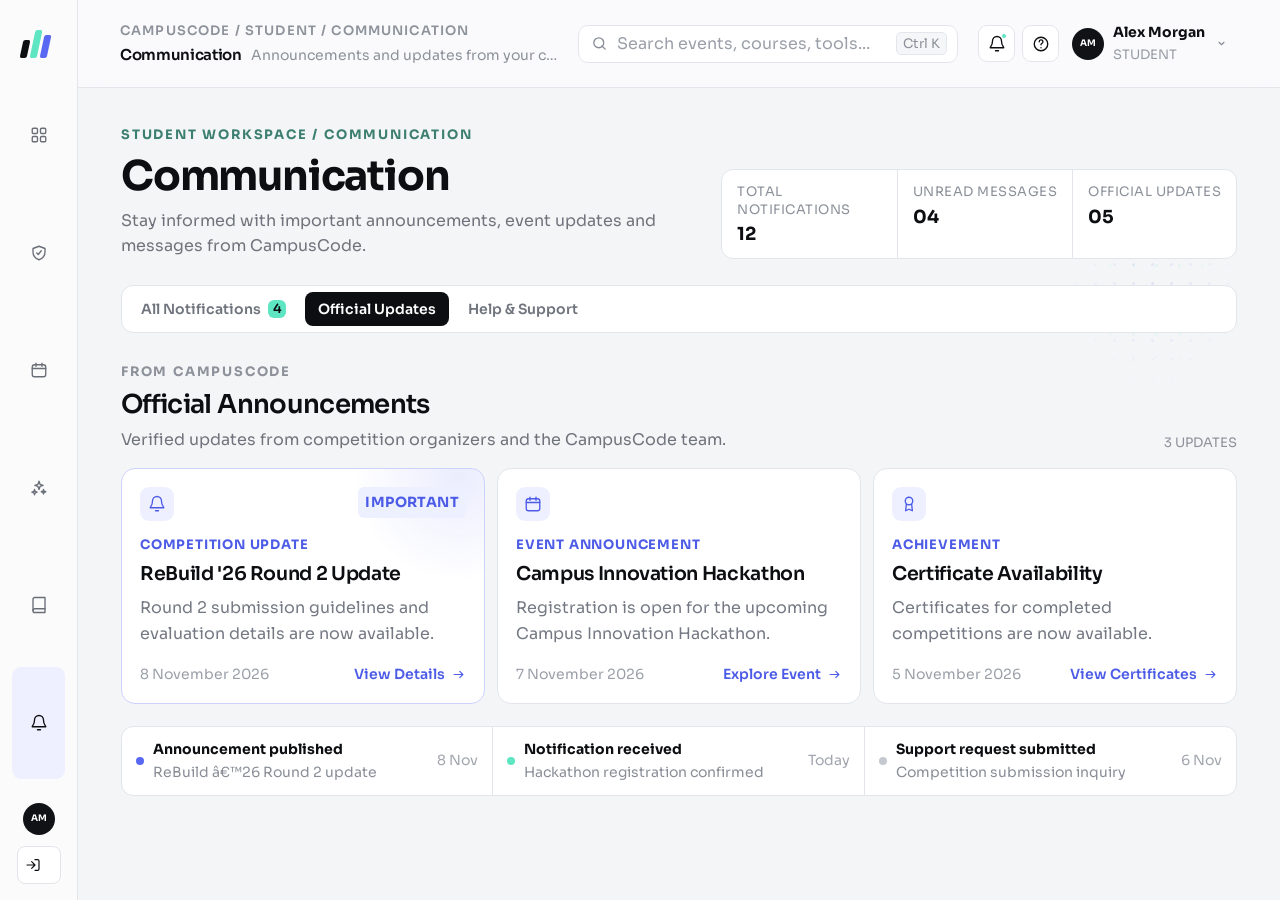
<file: Dashboard/pages/communication.html>
<!doctype html>
<html lang="en">
<head>
<meta charset="utf-8">
<meta name="viewport" content="width=device-width, initial-scale=1">
<meta name="description" content="CampusCode student competition workspace prototype">
<title>Communication â€” CampusCode</title>
<link rel="icon" href="../assets/images/favicon.png">
<link rel="stylesheet" href="../css/style.css?v=campuscode-dashboard-20261108-3">
<link rel="stylesheet" href="../css/responsive.css">
</head>
<body data-page="communication">
<div class="app-shell">
<aside class="sidebar "><div class="brand">
<div class="brand-mark" aria-hidden="true">
<span></span><span></span><span></span>
</div>
<div>
<strong>CampusCode</strong><small>Student space</small>
</div>
<button class="sidebar-collapse-toggle" aria-label="Collapse sidebar" aria-expanded="true" data-action="toggle-sidebar"><svg aria-hidden="true" fill="none" height="18" viewbox="0 0 24 24" width="18" stroke="currentColor" stroke-linecap="round" stroke-linejoin="round" stroke-width="1.8"><path d="M4 7h16M4 12h16M4 17h16"></path></svg></button><button class="mobile-close" aria-label="Close menu" data-action="close-drawer"><svg aria-hidden="true" fill="none" height="19" viewbox="0 0 24 24" width="19" stroke="currentColor" stroke-linecap="round" stroke-linejoin="round" stroke-width="1.8"><path d="m6 6 12 12M18 6 6 18"></path></svg></button>
</div>
<div class="sidebar-label">Workspace</div>
<nav class="main-nav" aria-label="Main navigation"><a class="" data-tooltip="Overview" href="../index.html" data-nav-link=""><svg aria-hidden="true" fill="none" height="18" viewbox="0 0 24 24" width="18" stroke="currentColor" stroke-linecap="round" stroke-linejoin="round" stroke-width="1.8"><rect x="3" y="3" width="7" height="7" rx="1.5"></rect><rect x="14" y="3" width="7" height="7" rx="1.5"></rect><rect x="3" y="14" width="7" height="7" rx="1.5"></rect><rect x="14" y="14" width="7" height="7" rx="1.5"></rect></svg><span>Overview</span></a><div class="workspace-nav-group is-expanded">
<button class="workspace-parent " data-tooltip="ARENA" aria-expanded="true"><svg aria-hidden="true" fill="none" height="18" viewbox="0 0 24 24" width="18" stroke="currentColor" stroke-linecap="round" stroke-linejoin="round" stroke-width="1.8"><path d="M12 3 20 6v5c0 5-3.4 8.3-8 10-4.6-1.7-8-5-8-10V6l8-3Zm-3 9 2 2 4-5"></path></svg><span>ARENA</span><span class="chevron"><svg aria-hidden="true" fill="none" height="16" viewbox="0 0 24 24" width="16" stroke="currentColor" stroke-linecap="round" stroke-linejoin="round" stroke-width="1.8"><path d="m8 10 4 4 4-4"></path></svg></span></button><div class="workspace-subnav">
<a class="" tabindex="0" href="../pages/arena.html" data-nav-link=""><span>Explore Arenas</span></a><a class="" tabindex="0" href="../pages/arena.html#leaderboard" data-nav-link=""><span>Leaderboard</span></a><a class="" tabindex="0" href="../pages/arena.html#achievements" data-nav-link=""><span>Badges &amp; Achievements</span></a><a class="" tabindex="0" href="../pages/arena.html#rank" data-nav-link=""><span>My Rank</span></a>
</div>
</div>
<div class="workspace-nav-group is-expanded">
<button class="workspace-parent " data-tooltip="Events" aria-expanded="true"><svg aria-hidden="true" fill="none" height="18" viewbox="0 0 24 24" width="18" stroke="currentColor" stroke-linecap="round" stroke-linejoin="round" stroke-width="1.8"><rect x="3" y="5" width="18" height="16" rx="3"></rect><path d="M8 3v4M16 3v4M3 10h18"></path></svg><span>Events</span><span class="chevron"><svg aria-hidden="true" fill="none" height="16" viewbox="0 0 24 24" width="16" stroke="currentColor" stroke-linecap="round" stroke-linejoin="round" stroke-width="1.8"><path d="m8 10 4 4 4-4"></path></svg></span></button><div class="workspace-subnav">
<a class="" tabindex="0" href="../pages/events.html" data-nav-link=""><span>Explore Events</span></a><a class="" tabindex="0" href="../pages/my-events.html" data-nav-link=""><span>My Events</span></a><a class="" tabindex="0" href="../pages/my-events.html#registered" data-nav-link=""><span>Registered Events</span></a>
</div>
</div>
<div class="workspace-nav-group is-expanded">
<button class="workspace-parent " data-tooltip="AI Tools" aria-expanded="true"><svg aria-hidden="true" fill="none" height="18" viewbox="0 0 24 24" width="18" stroke="currentColor" stroke-linecap="round" stroke-linejoin="round" stroke-width="1.8"><path d="m12 3 1.4 4.1L17.5 8.5l-4.1 1.4L12 14l-1.4-4.1-4.1-1.4 4.1-1.4L12 3Zm6 11 .8 2.2L21 17l-2.2.8L18 20l-.8-2.2L15 17l2.2-.8L18 14ZM6 14l.9 2.6 2.6.9-2.6.9L6 21l-.9-2.6-2.6-.9 2.6-.9L6 14Z"></path></svg><span>AI Tools</span><span class="chevron"><svg aria-hidden="true" fill="none" height="16" viewbox="0 0 24 24" width="16" stroke="currentColor" stroke-linecap="round" stroke-linejoin="round" stroke-width="1.8"><path d="m8 10 4 4 4-4"></path></svg></span></button><div class="workspace-subnav">
<a class="" tabindex="0" href="../index.html" data-nav-link=""><span>StudyMate</span><small>Popular</small></a><a class="" tabindex="0" href="../index.html#ideacheck" data-nav-link=""><span>IdeaCheck</span></a><a class="" tabindex="0" href="../index.html" data-nav-link=""><span>RuleBot</span><small>New</small></a>
</div>
</div>
<div class="workspace-nav-group ">
<button class="workspace-parent " data-tooltip="Learning" aria-expanded="false"><svg aria-hidden="true" fill="none" height="18" viewbox="0 0 24 24" width="18" stroke="currentColor" stroke-linecap="round" stroke-linejoin="round" stroke-width="1.8"><path d="M4 19.5A2.5 2.5 0 0 1 6.5 17H20"></path><path d="M6.5 2H20v20H6.5A2.5 2.5 0 0 1 4 19.5v-15A2.5 2.5 0 0 1 6.5 2Z"></path></svg><span>Learning</span><span class="chevron"><svg aria-hidden="true" fill="none" height="16" viewbox="0 0 24 24" width="16" stroke="currentColor" stroke-linecap="round" stroke-linejoin="round" stroke-width="1.8"><path d="m8 10 4 4 4-4"></path></svg></span></button><div class="workspace-subnav">
<a class="" tabindex="-1" href="../index.html#courses" data-nav-link=""><span>My Courses</span></a><a class="" tabindex="-1" href="../pages/communication.html#help" data-nav-link=""><span>Student Guide</span></a><a class="" tabindex="-1" href="../pages/profile.html#achievements" data-nav-link=""><span>Certificates</span></a><a class="" tabindex="-1" href="../pages/profile.html" data-nav-link=""><span>Digital Card</span></a>
</div>
</div>
<div class="workspace-nav-group ">
<button class="workspace-parent group-active" data-tooltip="Communication" aria-expanded="false"><svg aria-hidden="true" fill="none" height="18" viewbox="0 0 24 24" width="18" stroke="currentColor" stroke-linecap="round" stroke-linejoin="round" stroke-width="1.8"><path d="M18 8a6 6 0 0 0-12 0c0 7-3 7-3 9h18c0-2-3-2-3-9M10 21h4"></path></svg><span>Communication</span><span class="chevron"><svg aria-hidden="true" fill="none" height="16" viewbox="0 0 24 24" width="16" stroke="currentColor" stroke-linecap="round" stroke-linejoin="round" stroke-width="1.8"><path d="m8 10 4 4 4-4"></path></svg></span></button><div class="workspace-subnav">
<a class="active" tabindex="-1" href="../pages/communication.html#official" data-nav-link=""><span>Official Updates</span></a><a class="" tabindex="-1" href="../pages/communication.html#notifications" data-nav-link=""><span>Notifications</span></a><a class="" tabindex="-1" href="../pages/communication.html#help" data-nav-link=""><span>Help &amp; Support</span></a>
</div>
</div></nav><div class="sidebar-account">
<div class="sidebar-label">Account</div>
<a class="profile sidebar-profile-button " data-tooltip="Profile" href="../pages/profile.html" data-nav-link=""><div class="avatar">AM</div>
<div>
<strong>Alex Morgan</strong><span>Student</span>
</div></a><button class="logout-button" data-tooltip="Log out" data-action="demo-logout"><svg aria-hidden="true" fill="none" height="15" viewbox="0 0 24 24" width="15" stroke="currentColor" stroke-linecap="round" stroke-linejoin="round" stroke-width="1.8"><path d="M10 17l5-5-5-5M15 12H3M15 4h4a2 2 0 0 1 2 2v12a2 2 0 0 1-2 2h-4"></path></svg> Log out</button>
</div></aside><main><header class="topbar "><div class="header-page">
<button class="menu-button" aria-label="Open menu" data-action="open-drawer"><svg aria-hidden="true" fill="none" height="19" viewbox="0 0 24 24" width="19" stroke="currentColor" stroke-linecap="round" stroke-linejoin="round" stroke-width="1.8"><path d="M4 7h16M4 12h16M4 17h16"></path></svg></button><div class="page-copy">
<span>CampusCode / Student / Communication</span><div>
<strong>Communication</strong><small>Announcements and updates from your competition workspace.</small>
</div>
</div>
</div>
<div class="global-search"><label class="search-field"><svg aria-hidden="true" fill="none" height="17" viewbox="0 0 24 24" width="17" stroke="currentColor" stroke-linecap="round" stroke-linejoin="round" stroke-width="1.8"><circle cx="11" cy="11" r="7"></circle><path d="m20 20-4.5-4.5"></path></svg><input aria-label="Search CampusCode" aria-expanded="false" placeholder="Search events, courses, tools..." value=""><kbd><span>Ctrl</span> K</kbd></label></div>
<div class="header-actions">
<button class="mobile-search-button" aria-label="Open search"><svg aria-hidden="true" fill="none" height="18" viewbox="0 0 24 24" width="18" stroke="currentColor" stroke-linecap="round" stroke-linejoin="round" stroke-width="1.8"><circle cx="11" cy="11" r="7"></circle><path d="m20 20-4.5-4.5"></path></svg></button><div class="header-menu"><button class="header-icon-button" aria-label="Notifications" aria-expanded="false"><svg aria-hidden="true" fill="none" height="18" viewbox="0 0 24 24" width="18" stroke="currentColor" stroke-linecap="round" stroke-linejoin="round" stroke-width="1.8"><path d="M18 8a6 6 0 0 0-12 0c0 7-3 7-3 9h18c0-2-3-2-3-9M10 21h4"></path></svg><i></i></button></div>
<div class="header-menu help-control"><button class="header-icon-button" aria-label="Help and support" aria-expanded="false"><svg aria-hidden="true" fill="none" height="18" viewbox="0 0 24 24" width="18" stroke="currentColor" stroke-linecap="round" stroke-linejoin="round" stroke-width="1.8"><circle cx="12" cy="12" r="9"></circle><path d="M9.6 9a2.5 2.5 0 1 1 3.2 2.4c-.8.3-.8 1-.8 1.6M12 17h.01"></path></svg></button></div>
<div class="header-menu profile-control"><button class="profile-trigger" aria-label="Open profile menu" aria-expanded="false"><span class="avatar">AM</span><span class="profile-name"><strong>Alex Morgan</strong><small>Student</small></span><span class="profile-chevron"><svg aria-hidden="true" fill="none" height="15" viewbox="0 0 24 24" width="15" stroke="currentColor" stroke-linecap="round" stroke-linejoin="round" stroke-width="1.8"><path d="m8 10 4 4 4-4"></path></svg></span></button></div>
</div></header><div class="dashboard"><div class="communication-page">
<section class="communication-intro"><div>
<span class="eyebrow">Student workspace / Communication</span><h1>Communication</h1>
<p>Stay informed with important announcements, event updates and messages from CampusCode.</p>
</div>
<div class="communication-summary">
<div>
<span>Total notifications</span><strong>12</strong>
</div>
<div>
<span>Unread messages</span><strong>04</strong>
</div>
<div>
<span>Official updates</span><strong>05</strong>
</div>
</div></section><nav class="communication-tabs" aria-label="Communication sections"><button class=""><span>All Notifications</span><small>4</small></button><button class="active"><span>Official Updates</span></button><button class=""><span>Help &amp; Support</span></button></nav><section class="announcement-section"><div class="section-heading">
<div>
<span class="eyebrow">From CampusCode</span><h2>Official Announcements</h2>
<p>Verified updates from competition organizers and the CampusCode team.</p>
</div>
<span class="result-count">3 updates</span>
</div>
<div class="announcement-grid official-view">
<article class="announcement-card important"><div class="announcement-card-top">
<span class="announcement-icon"><svg aria-hidden="true" fill="none" height="18" viewbox="0 0 24 24" width="18" stroke="currentColor" stroke-linecap="round" stroke-linejoin="round" stroke-width="1.8"><path d="M18 8a6 6 0 0 0-12 0c0 7-3 7-3 9h18c0-2-3-2-3-9M10 21h4"></path></svg></span><span class="important-badge">Important</span>
</div>
<span class="event-category">Competition Update</span><h3>ReBuild '26 Round 2 Update</h3>
<p>Round 2 submission guidelines and evaluation details are now available.</p>
<div class="announcement-footer">
<span>8 November 2026</span><button>View Details <svg aria-hidden="true" fill="none" height="15" viewbox="0 0 24 24" width="15" stroke="currentColor" stroke-linecap="round" stroke-linejoin="round" stroke-width="1.8"><path d="M5 12h14m-5-5 5 5-5 5"></path></svg></button>
</div></article><article class="announcement-card "><div class="announcement-card-top"><span class="announcement-icon"><svg aria-hidden="true" fill="none" height="18" viewbox="0 0 24 24" width="18" stroke="currentColor" stroke-linecap="round" stroke-linejoin="round" stroke-width="1.8"><rect x="3" y="5" width="18" height="16" rx="3"></rect><path d="M8 3v4M16 3v4M3 10h18"></path></svg></span></div>
<span class="event-category">Event Announcement</span><h3>Campus Innovation Hackathon</h3>
<p>Registration is open for the upcoming Campus Innovation Hackathon.</p>
<div class="announcement-footer">
<span>7 November 2026</span><button>Explore Event <svg aria-hidden="true" fill="none" height="15" viewbox="0 0 24 24" width="15" stroke="currentColor" stroke-linecap="round" stroke-linejoin="round" stroke-width="1.8"><path d="M5 12h14m-5-5 5 5-5 5"></path></svg></button>
</div></article><article class="announcement-card "><div class="announcement-card-top"><span class="announcement-icon"><svg aria-hidden="true" fill="none" height="18" viewbox="0 0 24 24" width="18" stroke="currentColor" stroke-linecap="round" stroke-linejoin="round" stroke-width="1.8"><circle cx="12" cy="8" r="5"></circle><path d="m8.5 12-1 9 4.5-2 4.5 2-1-9"></path></svg></span></div>
<span class="event-category">Achievement</span><h3>Certificate Availability</h3>
<p>Certificates for completed competitions are now available.</p>
<div class="announcement-footer">
<span>5 November 2026</span><button>View Certificates <svg aria-hidden="true" fill="none" height="15" viewbox="0 0 24 24" width="15" stroke="currentColor" stroke-linecap="round" stroke-linejoin="round" stroke-width="1.8"><path d="M5 12h14m-5-5 5 5-5 5"></path></svg></button>
</div></article>
</div></section><section class="communication-activity"><div>
<span class="activity-dot indigo"></span><p><strong>Announcement published</strong>ReBuild â€™26 Round 2 update</p>
<small>8 Nov</small>
</div>
<div>
<span class="activity-dot aqua"></span><p><strong>Notification received</strong>Hackathon registration confirmed</p>
<small>Today</small>
</div>
<div>
<span class="activity-dot grey"></span><p><strong>Support request submitted</strong>Competition submission inquiry</p>
<small>6 Nov</small>
</div></section>
</div></div></main>
</div>
<template id="communication-official-template"><div class="communication-page"><section class="communication-intro"><div><span class="eyebrow">Student workspace / Communication</span><h1>Communication</h1><p>Stay informed with important announcements, event updates and messages from CampusCode.</p></div><div class="communication-summary"><div><span>Total notifications</span><strong>12</strong></div><div><span>Unread messages</span><strong>04</strong></div><div><span>Official updates</span><strong>05</strong></div></div></section><nav class="communication-tabs" aria-label="Communication sections"><button class=""><span>All Notifications</span><small>4</small></button><button class="active"><span>Official Updates</span></button><button class=""><span>Help &amp; Support</span></button></nav><section class="announcement-section"><div class="section-heading"><div><span class="eyebrow">From CampusCode</span><h2>Official Announcements</h2><p>Verified updates from competition organizers and the CampusCode team.</p></div><span class="result-count">3 updates</span></div><div class="announcement-grid official-view"><article class="announcement-card important"><div class="announcement-card-top"><span class="announcement-icon"><svg aria-hidden="true" fill="none" height="18" viewbox="0 0 24 24" width="18" stroke="currentColor" stroke-linecap="round" stroke-linejoin="round" stroke-width="1.8"><path d="M18 8a6 6 0 0 0-12 0c0 7-3 7-3 9h18c0-2-3-2-3-9M10 21h4"></path></svg></span><span class="important-badge">Important</span></div><span class="event-category">Competition Update</span><h3>ReBuild '26 Round 2 Update</h3><p>Round 2 submission guidelines and evaluation details are now available.</p><div class="announcement-footer"><span>8 November 2026</span><button>View Details <svg aria-hidden="true" fill="none" height="15" viewbox="0 0 24 24" width="15" stroke="currentColor" stroke-linecap="round" stroke-linejoin="round" stroke-width="1.8"><path d="M5 12h14m-5-5 5 5-5 5"></path></svg></button></div></article><article class="announcement-card "><div class="announcement-card-top"><span class="announcement-icon"><svg aria-hidden="true" fill="none" height="18" viewbox="0 0 24 24" width="18" stroke="currentColor" stroke-linecap="round" stroke-linejoin="round" stroke-width="1.8"><rect x="3" y="5" width="18" height="16" rx="3"></rect><path d="M8 3v4M16 3v4M3 10h18"></path></svg></span></div><span class="event-category">Event Announcement</span><h3>Campus Innovation Hackathon</h3><p>Registration is open for the upcoming Campus Innovation Hackathon.</p><div class="announcement-footer"><span>7 November 2026</span><button>Explore Event <svg aria-hidden="true" fill="none" height="15" viewbox="0 0 24 24" width="15" stroke="currentColor" stroke-linecap="round" stroke-linejoin="round" stroke-width="1.8"><path d="M5 12h14m-5-5 5 5-5 5"></path></svg></button></div></article><article class="announcement-card "><div class="announcement-card-top"><span class="announcement-icon"><svg aria-hidden="true" fill="none" height="18" viewbox="0 0 24 24" width="18" stroke="currentColor" stroke-linecap="round" stroke-linejoin="round" stroke-width="1.8"><circle cx="12" cy="8" r="5"></circle><path d="m8.5 12-1 9 4.5-2 4.5 2-1-9"></path></svg></span></div><span class="event-category">Achievement</span><h3>Certificate Availability</h3><p>Certificates for completed competitions are now available.</p><div class="announcement-footer"><span>5 November 2026</span><button>View Certificates <svg aria-hidden="true" fill="none" height="15" viewbox="0 0 24 24" width="15" stroke="currentColor" stroke-linecap="round" stroke-linejoin="round" stroke-width="1.8"><path d="M5 12h14m-5-5 5 5-5 5"></path></svg></button></div></article></div></section><section class="communication-activity"><div><span class="activity-dot indigo"></span><p><strong>Announcement published</strong>ReBuild â€™26 Round 2 update</p><small>8 Nov</small></div><div><span class="activity-dot aqua"></span><p><strong>Notification received</strong>Hackathon registration confirmed</p><small>Today</small></div><div><span class="activity-dot grey"></span><p><strong>Support request submitted</strong>Competition submission inquiry</p><small>6 Nov</small></div></section></div></template><template id="communication-notifications-template"><div class="communication-page"><section class="communication-intro"><div><span class="eyebrow">Student workspace / Communication</span><h1>Communication</h1><p>Stay informed with important announcements, event updates and messages from CampusCode.</p></div><div class="communication-summary"><div><span>Total notifications</span><strong>12</strong></div><div><span>Unread messages</span><strong>04</strong></div><div><span>Official updates</span><strong>05</strong></div></div></section><nav class="communication-tabs" aria-label="Communication sections"><button class="active"><span>All Notifications</span><small>4</small></button><button class=""><span>Official Updates</span></button><button class=""><span>Help &amp; Support</span></button></nav><section class="announcement-section"><div class="section-heading"><div><span class="eyebrow">From CampusCode</span><h2>Official Announcements</h2><p>Verified updates from competition organizers and the CampusCode team.</p></div><span class="result-count">3 updates</span></div><div class="announcement-grid "><article class="announcement-card important"><div class="announcement-card-top"><span class="announcement-icon"><svg aria-hidden="true" fill="none" height="18" viewbox="0 0 24 24" width="18" stroke="currentColor" stroke-linecap="round" stroke-linejoin="round" stroke-width="1.8"><path d="M18 8a6 6 0 0 0-12 0c0 7-3 7-3 9h18c0-2-3-2-3-9M10 21h4"></path></svg></span><span class="important-badge">Important</span></div><span class="event-category">Competition Update</span><h3>ReBuild '26 Round 2 Update</h3><p>Round 2 submission guidelines and evaluation details are now available.</p><div class="announcement-footer"><span>8 November 2026</span><button>View Details <svg aria-hidden="true" fill="none" height="15" viewbox="0 0 24 24" width="15" stroke="currentColor" stroke-linecap="round" stroke-linejoin="round" stroke-width="1.8"><path d="M5 12h14m-5-5 5 5-5 5"></path></svg></button></div></article><article class="announcement-card "><div class="announcement-card-top"><span class="announcement-icon"><svg aria-hidden="true" fill="none" height="18" viewbox="0 0 24 24" width="18" stroke="currentColor" stroke-linecap="round" stroke-linejoin="round" stroke-width="1.8"><rect x="3" y="5" width="18" height="16" rx="3"></rect><path d="M8 3v4M16 3v4M3 10h18"></path></svg></span></div><span class="event-category">Event Announcement</span><h3>Campus Innovation Hackathon</h3><p>Registration is open for the upcoming Campus Innovation Hackathon.</p><div class="announcement-footer"><span>7 November 2026</span><button>Explore Event <svg aria-hidden="true" fill="none" height="15" viewbox="0 0 24 24" width="15" stroke="currentColor" stroke-linecap="round" stroke-linejoin="round" stroke-width="1.8"><path d="M5 12h14m-5-5 5 5-5 5"></path></svg></button></div></article><article class="announcement-card "><div class="announcement-card-top"><span class="announcement-icon"><svg aria-hidden="true" fill="none" height="18" viewbox="0 0 24 24" width="18" stroke="currentColor" stroke-linecap="round" stroke-linejoin="round" stroke-width="1.8"><circle cx="12" cy="8" r="5"></circle><path d="m8.5 12-1 9 4.5-2 4.5 2-1-9"></path></svg></span></div><span class="event-category">Achievement</span><h3>Certificate Availability</h3><p>Certificates for completed competitions are now available.</p><div class="announcement-footer"><span>5 November 2026</span><button>View Certificates <svg aria-hidden="true" fill="none" height="15" viewbox="0 0 24 24" width="15" stroke="currentColor" stroke-linecap="round" stroke-linejoin="round" stroke-width="1.8"><path d="M5 12h14m-5-5 5 5-5 5"></path></svg></button></div></article></div></section><section class="notification-center"><div class="notification-center-heading"><div><span class="eyebrow">Your activity</span><h2>Recent Notifications</h2></div><div><button class=""><svg aria-hidden="true" fill="none" height="15" viewbox="0 0 24 24" width="15" stroke="currentColor" stroke-linecap="round" stroke-linejoin="round" stroke-width="1.8"><path d="M4 6h16M7 12h10M10 18h4"></path></svg> Unread only</button><button><svg aria-hidden="true" fill="none" height="15" viewbox="0 0 24 24" width="15" stroke="currentColor" stroke-linecap="round" stroke-linejoin="round" stroke-width="1.8"><path d="m5 12 4 4L19 6"></path></svg> Mark all as read</button></div></div><div class="communication-notification-list"><article class="unread"><span class="communication-notification-icon"><svg aria-hidden="true" fill="none" height="18" viewbox="0 0 24 24" width="18" stroke="currentColor" stroke-linecap="round" stroke-linejoin="round" stroke-width="1.8"><rect x="3" y="5" width="18" height="16" rx="3"></rect><path d="M8 3v4M16 3v4M3 10h18"></path></svg></span><button class="notification-copy-button"><span>Registration confirmed</span><strong>Your registration for Campus Innovation Hackathon 2026 is confirmed.</strong><small>8 minutes ago</small></button><div class="notification-actions"><button>Mark as Read</button><button>View Event <svg aria-hidden="true" fill="none" height="14" viewbox="0 0 24 24" width="14" stroke="currentColor" stroke-linecap="round" stroke-linejoin="round" stroke-width="1.8"><path d="M5 12h14m-5-5 5 5-5 5"></path></svg></button></div></article><article class="unread"><span class="communication-notification-icon"><svg aria-hidden="true" fill="none" height="18" viewbox="0 0 24 24" width="18" stroke="currentColor" stroke-linecap="round" stroke-linejoin="round" stroke-width="1.8"><circle cx="12" cy="12" r="9"></circle><path d="M12 7v5l3 2"></path></svg></span><button class="notification-copy-button"><span>Submission deadline approaching</span><strong>Your Campus Innovation Hackathon submission is due on 18 November.</strong><small>1 hour ago</small></button><div class="notification-actions"><button>Mark as Read</button><button>Review Deadline <svg aria-hidden="true" fill="none" height="14" viewbox="0 0 24 24" width="14" stroke="currentColor" stroke-linecap="round" stroke-linejoin="round" stroke-width="1.8"><path d="M5 12h14m-5-5 5 5-5 5"></path></svg></button></div></article><article class="unread"><span class="communication-notification-icon"><svg aria-hidden="true" fill="none" height="18" viewbox="0 0 24 24" width="18" stroke="currentColor" stroke-linecap="round" stroke-linejoin="round" stroke-width="1.8"><circle cx="12" cy="8" r="5"></circle><path d="m8.5 12-1 9 4.5-2 4.5 2-1-9"></path></svg></span><button class="notification-copy-button"><span>Quiz results available</span><strong>Your Tech Knowledge Quiz results and qualification status are ready.</strong><small>Yesterday</small></button><div class="notification-actions"><button>Mark as Read</button><button>View Results <svg aria-hidden="true" fill="none" height="14" viewbox="0 0 24 24" width="14" stroke="currentColor" stroke-linecap="round" stroke-linejoin="round" stroke-width="1.8"><path d="M5 12h14m-5-5 5 5-5 5"></path></svg></button></div></article><article class="unread"><span class="communication-notification-icon"><svg aria-hidden="true" fill="none" height="18" viewbox="0 0 24 24" width="18" stroke="currentColor" stroke-linecap="round" stroke-linejoin="round" stroke-width="1.8"><path d="M18 8a6 6 0 0 0-12 0c0 7-3 7-3 9h18c0-2-3-2-3-9M10 21h4"></path></svg></span><button class="notification-copy-button"><span>New official announcement</span><strong>Round 2 evaluation details have been published by the CampusCode team.</strong><small>2 days ago</small></button><div class="notification-actions"><button>Mark as Read</button><button>Open Update <svg aria-hidden="true" fill="none" height="14" viewbox="0 0 24 24" width="14" stroke="currentColor" stroke-linecap="round" stroke-linejoin="round" stroke-width="1.8"><path d="M5 12h14m-5-5 5 5-5 5"></path></svg></button></div></article><article class="read"><span class="communication-notification-icon"><svg aria-hidden="true" fill="none" height="18" viewbox="0 0 24 24" width="18" stroke="currentColor" stroke-linecap="round" stroke-linejoin="round" stroke-width="1.8"><circle cx="12" cy="8" r="5"></circle><path d="m8.5 12-1 9 4.5-2 4.5 2-1-9"></path></svg></span><button class="notification-copy-button"><span>Participation certificate ready</span><strong>Your certificate for Future Builders Ideathon is now available.</strong><small>3 days ago</small></button><div class="notification-actions"><button>View Certificate <svg aria-hidden="true" fill="none" height="14" viewbox="0 0 24 24" width="14" stroke="currentColor" stroke-linecap="round" stroke-linejoin="round" stroke-width="1.8"><path d="M5 12h14m-5-5 5 5-5 5"></path></svg></button></div></article></div></section><section class="communication-activity"><div><span class="activity-dot indigo"></span><p><strong>Announcement published</strong>ReBuild â€™26 Round 2 update</p><small>8 Nov</small></div><div><span class="activity-dot aqua"></span><p><strong>Notification received</strong>Hackathon registration confirmed</p><small>Today</small></div><div><span class="activity-dot grey"></span><p><strong>Support request submitted</strong>Competition submission inquiry</p><small>6 Nov</small></div></section></div></template><template id="communication-help-template"><div class="communication-page"><section class="communication-intro"><div><span class="eyebrow">Student workspace / Communication</span><h1>Communication</h1><p>Stay informed with important announcements, event updates and messages from CampusCode.</p></div><div class="communication-summary"><div><span>Total notifications</span><strong>12</strong></div><div><span>Unread messages</span><strong>04</strong></div><div><span>Official updates</span><strong>05</strong></div></div></section><nav class="communication-tabs" aria-label="Communication sections"><button class=""><span>All Notifications</span><small>4</small></button><button class=""><span>Official Updates</span></button><button class="active"><span>Help &amp; Support</span></button></nav><section class="support-workspace"><div class="support-options"><article><span><svg aria-hidden="true" fill="none" height="20" viewbox="0 0 24 24" width="20" stroke="currentColor" stroke-linecap="round" stroke-linejoin="round" stroke-width="1.8"><path d="M4 19.5A2.5 2.5 0 0 1 6.5 17H20"></path><path d="M6.5 2H20v20H6.5A2.5 2.5 0 0 1 4 19.5v-15A2.5 2.5 0 0 1 6.5 2Z"></path></svg></span><h3>Student Guide</h3><p>Learn how to use CampusCode and participate in competitions.</p><button>Open Guide <svg aria-hidden="true" fill="none" height="14" viewbox="0 0 24 24" width="14" stroke="currentColor" stroke-linecap="round" stroke-linejoin="round" stroke-width="1.8"><path d="M5 12h14m-5-5 5 5-5 5"></path></svg></button></article><article><span><svg aria-hidden="true" fill="none" height="20" viewbox="0 0 24 24" width="20" stroke="currentColor" stroke-linecap="round" stroke-linejoin="round" stroke-width="1.8"><circle cx="12" cy="12" r="9"></circle><path d="M9.6 9a2.5 2.5 0 1 1 3.2 2.4c-.8.3-.8 1-.8 1.6M12 17h.01"></path></svg></span><h3>Frequently Asked Questions</h3><p>Find answers about registrations, submissions and results.</p><button>Browse FAQs <svg aria-hidden="true" fill="none" height="14" viewbox="0 0 24 24" width="14" stroke="currentColor" stroke-linecap="round" stroke-linejoin="round" stroke-width="1.8"><path d="M5 12h14m-5-5 5 5-5 5"></path></svg></button></article><article><span><svg aria-hidden="true" fill="none" height="20" viewbox="0 0 24 24" width="20" stroke="currentColor" stroke-linecap="round" stroke-linejoin="round" stroke-width="1.8"><rect x="3" y="5" width="18" height="14" rx="2"></rect><path d="M7 10h4M7 14h2M14 10h3"></path></svg></span><h3>Contact Support</h3><p>Get help directly from the CampusCode student support team.</p><button>Start Request <svg aria-hidden="true" fill="none" height="14" viewbox="0 0 24 24" width="14" stroke="currentColor" stroke-linecap="round" stroke-linejoin="round" stroke-width="1.8"><path d="M5 12h14m-5-5 5 5-5 5"></path></svg></button></article></div><div class="support-layout"><div class="support-copy"><span class="eyebrow">Student support</span><h2>How can we help?</h2><p>Share the issue you're experiencing. This prototype validates your request and demonstrates the support workflow without sending data to a backend.</p><div><span><svg aria-hidden="true" fill="none" height="17" viewbox="0 0 24 24" width="17" stroke="currentColor" stroke-linecap="round" stroke-linejoin="round" stroke-width="1.8"><circle cx="12" cy="12" r="9"></circle><path d="M12 7v5l3 2"></path></svg></span><p><strong>Typical response</strong>Within one student support day</p></div><div><span><svg aria-hidden="true" fill="none" height="17" viewbox="0 0 24 24" width="17" stroke="currentColor" stroke-linecap="round" stroke-linejoin="round" stroke-width="1.8"><circle cx="12" cy="12" r="9"></circle><path d="M9.6 9a2.5 2.5 0 1 1 3.2 2.4c-.8.3-.8 1-.8 1.6M12 17h.01"></path></svg></span><p><strong>Need a quick answer?</strong>Check the guide and FAQs before submitting.</p></div></div><form class="support-form" novalidate=""><label><span>Subject</span><input placeholder="What do you need help with?" value=""></label><label><span>Category</span><select><option value="" selected>Select a category</option><option>Event registration</option><option>Submission issue</option><option>Results or certificate</option><option>Account support</option><option>Other</option></select></label><label><span>Message</span><textarea placeholder="Describe the issue and include any useful details." rows="5"></textarea></label><button type="submit">Submit Request <svg aria-hidden="true" fill="none" height="16" viewbox="0 0 24 24" width="16" stroke="currentColor" stroke-linecap="round" stroke-linejoin="round" stroke-width="1.8"><path d="M5 12h14m-5-5 5 5-5 5"></path></svg></button></form></div></section><section class="communication-activity"><div><span class="activity-dot indigo"></span><p><strong>Announcement published</strong>ReBuild â€™26 Round 2 update</p><small>8 Nov</small></div><div><span class="activity-dot aqua"></span><p><strong>Notification received</strong>Hackathon registration confirmed</p><small>Today</small></div><div><span class="activity-dot grey"></span><p><strong>Support request submitted</strong>Competition submission inquiry</p><small>6 Nov</small></div></section></div></template><script src="../js/app.js" defer></script><script src="../js/navigation.js" defer></script>
</body>
</html>
</file>
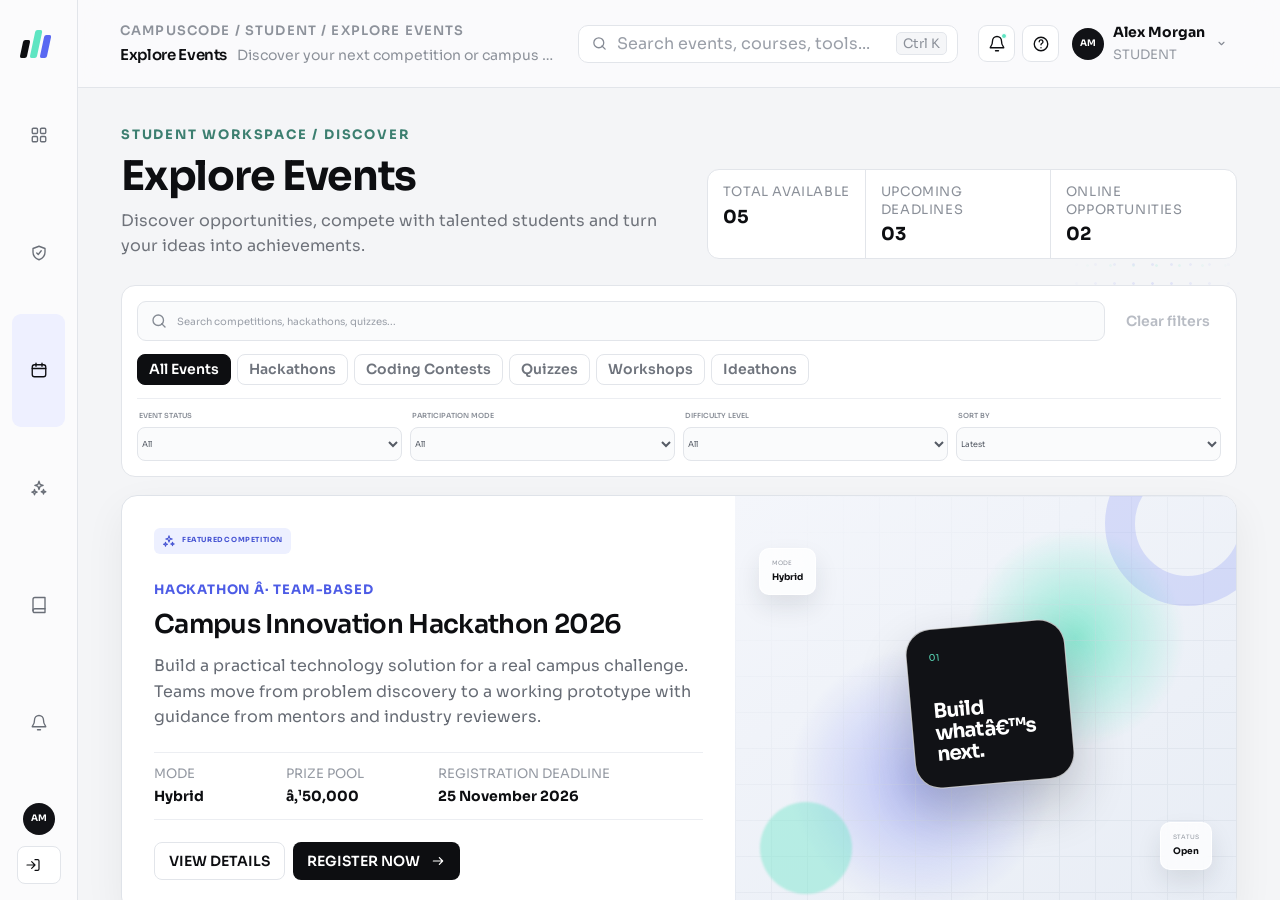
<file: Dashboard/pages/events.html>
<!doctype html>
<html lang="en">
<head>
<meta charset="utf-8">
<meta name="viewport" content="width=device-width, initial-scale=1">
<meta name="description" content="CampusCode student competition workspace prototype">
<title>Events â€” CampusCode</title>
<link rel="icon" href="../assets/images/favicon.png">
<link rel="stylesheet" href="../css/style.css?v=campuscode-dashboard-20261108-3">
<link rel="stylesheet" href="../css/responsive.css">
</head>
<body data-page="events">
<div class="app-shell">
<aside class="sidebar "><div class="brand">
<div class="brand-mark" aria-hidden="true">
<span></span><span></span><span></span>
</div>
<div>
<strong>CampusCode</strong><small>Student space</small>
</div>
<button class="sidebar-collapse-toggle" aria-label="Collapse sidebar" aria-expanded="true" data-action="toggle-sidebar"><svg aria-hidden="true" fill="none" height="18" viewbox="0 0 24 24" width="18" stroke="currentColor" stroke-linecap="round" stroke-linejoin="round" stroke-width="1.8"><path d="M4 7h16M4 12h16M4 17h16"></path></svg></button><button class="mobile-close" aria-label="Close menu" data-action="close-drawer"><svg aria-hidden="true" fill="none" height="19" viewbox="0 0 24 24" width="19" stroke="currentColor" stroke-linecap="round" stroke-linejoin="round" stroke-width="1.8"><path d="m6 6 12 12M18 6 6 18"></path></svg></button>
</div>
<div class="sidebar-label">Workspace</div>
<nav class="main-nav" aria-label="Main navigation"><a class="" data-tooltip="Overview" href="../index.html" data-nav-link=""><svg aria-hidden="true" fill="none" height="18" viewbox="0 0 24 24" width="18" stroke="currentColor" stroke-linecap="round" stroke-linejoin="round" stroke-width="1.8"><rect x="3" y="3" width="7" height="7" rx="1.5"></rect><rect x="14" y="3" width="7" height="7" rx="1.5"></rect><rect x="3" y="14" width="7" height="7" rx="1.5"></rect><rect x="14" y="14" width="7" height="7" rx="1.5"></rect></svg><span>Overview</span></a><div class="workspace-nav-group is-expanded">
<button class="workspace-parent " data-tooltip="ARENA" aria-expanded="true"><svg aria-hidden="true" fill="none" height="18" viewbox="0 0 24 24" width="18" stroke="currentColor" stroke-linecap="round" stroke-linejoin="round" stroke-width="1.8"><path d="M12 3 20 6v5c0 5-3.4 8.3-8 10-4.6-1.7-8-5-8-10V6l8-3Zm-3 9 2 2 4-5"></path></svg><span>ARENA</span><span class="chevron"><svg aria-hidden="true" fill="none" height="16" viewbox="0 0 24 24" width="16" stroke="currentColor" stroke-linecap="round" stroke-linejoin="round" stroke-width="1.8"><path d="m8 10 4 4 4-4"></path></svg></span></button><div class="workspace-subnav">
<a class="" tabindex="0" href="../pages/arena.html" data-nav-link=""><span>Explore Arenas</span></a><a class="" tabindex="0" href="../pages/arena.html#leaderboard" data-nav-link=""><span>Leaderboard</span></a><a class="" tabindex="0" href="../pages/arena.html#achievements" data-nav-link=""><span>Badges &amp; Achievements</span></a><a class="" tabindex="0" href="../pages/arena.html#rank" data-nav-link=""><span>My Rank</span></a>
</div>
</div>
<div class="workspace-nav-group is-expanded">
<button class="workspace-parent group-active" data-tooltip="Events" aria-expanded="true"><svg aria-hidden="true" fill="none" height="18" viewbox="0 0 24 24" width="18" stroke="currentColor" stroke-linecap="round" stroke-linejoin="round" stroke-width="1.8"><rect x="3" y="5" width="18" height="16" rx="3"></rect><path d="M8 3v4M16 3v4M3 10h18"></path></svg><span>Events</span><span class="chevron"><svg aria-hidden="true" fill="none" height="16" viewbox="0 0 24 24" width="16" stroke="currentColor" stroke-linecap="round" stroke-linejoin="round" stroke-width="1.8"><path d="m8 10 4 4 4-4"></path></svg></span></button><div class="workspace-subnav">
<a class="active" tabindex="0" href="../pages/events.html" data-nav-link=""><span>Explore Events</span></a><a class="" tabindex="0" href="../pages/my-events.html" data-nav-link=""><span>My Events</span></a><a class="" tabindex="0" href="../pages/my-events.html#registered" data-nav-link=""><span>Registered Events</span></a>
</div>
</div>
<div class="workspace-nav-group is-expanded">
<button class="workspace-parent " data-tooltip="AI Tools" aria-expanded="true"><svg aria-hidden="true" fill="none" height="18" viewbox="0 0 24 24" width="18" stroke="currentColor" stroke-linecap="round" stroke-linejoin="round" stroke-width="1.8"><path d="m12 3 1.4 4.1L17.5 8.5l-4.1 1.4L12 14l-1.4-4.1-4.1-1.4 4.1-1.4L12 3Zm6 11 .8 2.2L21 17l-2.2.8L18 20l-.8-2.2L15 17l2.2-.8L18 14ZM6 14l.9 2.6 2.6.9-2.6.9L6 21l-.9-2.6-2.6-.9 2.6-.9L6 14Z"></path></svg><span>AI Tools</span><span class="chevron"><svg aria-hidden="true" fill="none" height="16" viewbox="0 0 24 24" width="16" stroke="currentColor" stroke-linecap="round" stroke-linejoin="round" stroke-width="1.8"><path d="m8 10 4 4 4-4"></path></svg></span></button><div class="workspace-subnav">
<a class="" tabindex="0" href="../index.html" data-nav-link=""><span>StudyMate</span><small>Popular</small></a><a class="" tabindex="0" href="../index.html#ideacheck" data-nav-link=""><span>IdeaCheck</span></a><a class="" tabindex="0" href="../index.html" data-nav-link=""><span>RuleBot</span><small>New</small></a>
</div>
</div>
<div class="workspace-nav-group ">
<button class="workspace-parent " data-tooltip="Learning" aria-expanded="false"><svg aria-hidden="true" fill="none" height="18" viewbox="0 0 24 24" width="18" stroke="currentColor" stroke-linecap="round" stroke-linejoin="round" stroke-width="1.8"><path d="M4 19.5A2.5 2.5 0 0 1 6.5 17H20"></path><path d="M6.5 2H20v20H6.5A2.5 2.5 0 0 1 4 19.5v-15A2.5 2.5 0 0 1 6.5 2Z"></path></svg><span>Learning</span><span class="chevron"><svg aria-hidden="true" fill="none" height="16" viewbox="0 0 24 24" width="16" stroke="currentColor" stroke-linecap="round" stroke-linejoin="round" stroke-width="1.8"><path d="m8 10 4 4 4-4"></path></svg></span></button><div class="workspace-subnav">
<a class="" tabindex="-1" href="../index.html#courses" data-nav-link=""><span>My Courses</span></a><a class="" tabindex="-1" href="../pages/communication.html#help" data-nav-link=""><span>Student Guide</span></a><a class="" tabindex="-1" href="../pages/profile.html#achievements" data-nav-link=""><span>Certificates</span></a><a class="" tabindex="-1" href="../pages/profile.html" data-nav-link=""><span>Digital Card</span></a>
</div>
</div>
<div class="workspace-nav-group ">
<button class="workspace-parent " data-tooltip="Communication" aria-expanded="false"><svg aria-hidden="true" fill="none" height="18" viewbox="0 0 24 24" width="18" stroke="currentColor" stroke-linecap="round" stroke-linejoin="round" stroke-width="1.8"><path d="M18 8a6 6 0 0 0-12 0c0 7-3 7-3 9h18c0-2-3-2-3-9M10 21h4"></path></svg><span>Communication</span><span class="chevron"><svg aria-hidden="true" fill="none" height="16" viewbox="0 0 24 24" width="16" stroke="currentColor" stroke-linecap="round" stroke-linejoin="round" stroke-width="1.8"><path d="m8 10 4 4 4-4"></path></svg></span></button><div class="workspace-subnav">
<a class="" tabindex="-1" href="../pages/communication.html#official" data-nav-link=""><span>Official Updates</span></a><a class="" tabindex="-1" href="../pages/communication.html#notifications" data-nav-link=""><span>Notifications</span></a><a class="" tabindex="-1" href="../pages/communication.html#help" data-nav-link=""><span>Help &amp; Support</span></a>
</div>
</div></nav><div class="sidebar-account">
<div class="sidebar-label">Account</div>
<a class="profile sidebar-profile-button " data-tooltip="Profile" href="../pages/profile.html" data-nav-link=""><div class="avatar">AM</div>
<div>
<strong>Alex Morgan</strong><span>Student</span>
</div></a><button class="logout-button" data-tooltip="Log out" data-action="demo-logout"><svg aria-hidden="true" fill="none" height="15" viewbox="0 0 24 24" width="15" stroke="currentColor" stroke-linecap="round" stroke-linejoin="round" stroke-width="1.8"><path d="M10 17l5-5-5-5M15 12H3M15 4h4a2 2 0 0 1 2 2v12a2 2 0 0 1-2 2h-4"></path></svg> Log out</button>
</div></aside><main><header class="topbar "><div class="header-page">
<button class="menu-button" aria-label="Open menu" data-action="open-drawer"><svg aria-hidden="true" fill="none" height="19" viewbox="0 0 24 24" width="19" stroke="currentColor" stroke-linecap="round" stroke-linejoin="round" stroke-width="1.8"><path d="M4 7h16M4 12h16M4 17h16"></path></svg></button><div class="page-copy">
<span>CampusCode / Student / Explore Events</span><div>
<strong>Explore Events</strong><small>Discover your next competition or campus opportunity.</small>
</div>
</div>
</div>
<div class="global-search"><label class="search-field"><svg aria-hidden="true" fill="none" height="17" viewbox="0 0 24 24" width="17" stroke="currentColor" stroke-linecap="round" stroke-linejoin="round" stroke-width="1.8"><circle cx="11" cy="11" r="7"></circle><path d="m20 20-4.5-4.5"></path></svg><input aria-label="Search CampusCode" aria-expanded="false" placeholder="Search events, courses, tools..." value=""><kbd><span>Ctrl</span> K</kbd></label></div>
<div class="header-actions">
<button class="mobile-search-button" aria-label="Open search"><svg aria-hidden="true" fill="none" height="18" viewbox="0 0 24 24" width="18" stroke="currentColor" stroke-linecap="round" stroke-linejoin="round" stroke-width="1.8"><circle cx="11" cy="11" r="7"></circle><path d="m20 20-4.5-4.5"></path></svg></button><div class="header-menu"><button class="header-icon-button" aria-label="Notifications" aria-expanded="false"><svg aria-hidden="true" fill="none" height="18" viewbox="0 0 24 24" width="18" stroke="currentColor" stroke-linecap="round" stroke-linejoin="round" stroke-width="1.8"><path d="M18 8a6 6 0 0 0-12 0c0 7-3 7-3 9h18c0-2-3-2-3-9M10 21h4"></path></svg><i></i></button></div>
<div class="header-menu help-control"><button class="header-icon-button" aria-label="Help and support" aria-expanded="false"><svg aria-hidden="true" fill="none" height="18" viewbox="0 0 24 24" width="18" stroke="currentColor" stroke-linecap="round" stroke-linejoin="round" stroke-width="1.8"><circle cx="12" cy="12" r="9"></circle><path d="M9.6 9a2.5 2.5 0 1 1 3.2 2.4c-.8.3-.8 1-.8 1.6M12 17h.01"></path></svg></button></div>
<div class="header-menu profile-control"><button class="profile-trigger" aria-label="Open profile menu" aria-expanded="false"><span class="avatar">AM</span><span class="profile-name"><strong>Alex Morgan</strong><small>Student</small></span><span class="profile-chevron"><svg aria-hidden="true" fill="none" height="15" viewbox="0 0 24 24" width="15" stroke="currentColor" stroke-linecap="round" stroke-linejoin="round" stroke-width="1.8"><path d="m8 10 4 4 4-4"></path></svg></span></button></div>
</div></header><div class="dashboard"><div class="events-page">
<section class="events-intro"><div>
<span class="eyebrow">Student workspace / Discover</span><h1>Explore Events</h1>
<p>Discover opportunities, compete with talented students and turn your ideas into achievements.</p>
</div>
<div class="events-summary" aria-label="Event discovery summary">
<div>
<span>Total available</span><strong>05</strong>
</div>
<div>
<span>Upcoming deadlines</span><strong>03</strong>
</div>
<div>
<span>Online opportunities</span><strong>02</strong>
</div>
</div></section><section class="discovery-toolbar" aria-label="Event filters"><div class="event-search-row">
<label class="event-search"><svg aria-hidden="true" fill="none" height="18" viewbox="0 0 24 24" width="18" stroke="currentColor" stroke-linecap="round" stroke-linejoin="round" stroke-width="1.8"><circle cx="11" cy="11" r="7"></circle><path d="m20 20-4.5-4.5"></path></svg><input placeholder="Search competitions, hackathons, quizzes..." value=""></label><button class="mobile-filter-button " aria-expanded="false"><svg aria-hidden="true" fill="none" height="17" viewbox="0 0 24 24" width="17" stroke="currentColor" stroke-linecap="round" stroke-linejoin="round" stroke-width="1.8"><path d="M4 6h16M7 12h10M10 18h4"></path></svg> Filters</button><button class="clear-filters desktop-clear" disabled>Clear filters</button>
</div>
<div class="category-tabs" aria-label="Event categories">
<button class="active">All Events</button><button class="">Hackathons</button><button class="">Coding Contests</button><button class="">Quizzes</button><button class="">Workshops</button><button class="">Ideathons</button>
</div>
<div class="advanced-filters ">
<label><span>Event status</span><select><option selected>All</option>
<option>Open</option>
<option>Closing Soon</option></select></label><label><span>Participation mode</span><select><option selected>All</option>
<option>Online</option>
<option>Offline</option>
<option>Hybrid</option></select></label><label><span>Difficulty level</span><select><option selected>All</option>
<option>Beginner</option>
<option>Intermediate</option>
<option>Advanced</option></select></label><label><span>Sort by</span><select><option selected>Latest</option>
<option>Deadline</option>
<option>Popularity</option></select></label><button class="clear-filters mobile-clear" disabled>Clear filters</button>
</div></section><section class="featured-competition"><div class="featured-event-copy">
<div class="featured-label">
<svg aria-hidden="true" fill="none" height="14" viewbox="0 0 24 24" width="14" stroke="currentColor" stroke-linecap="round" stroke-linejoin="round" stroke-width="1.8"><path d="m12 3 1.4 4.1L17.5 8.5l-4.1 1.4L12 14l-1.4-4.1-4.1-1.4 4.1-1.4L12 3Zm6 11 .8 2.2L21 17l-2.2.8L18 20l-.8-2.2L15 17l2.2-.8L18 14ZM6 14l.9 2.6 2.6.9-2.6.9L6 21l-.9-2.6-2.6-.9 2.6-.9L6 14Z"></path></svg> Featured competition</div>
<span class="event-category">Hackathon Â· Team-based</span><h2>Campus Innovation Hackathon 2026</h2>
<p>Build a practical technology solution for a real campus challenge. Teams move from problem discovery to a working prototype with guidance from mentors and industry reviewers.</p>
<div class="featured-meta">
<div>
<span>Mode</span><strong>Hybrid</strong>
</div>
<div>
<span>Prize pool</span><strong>â‚¹50,000</strong>
</div>
<div>
<span>Registration deadline</span><strong>25 November 2026</strong>
</div>
</div>
<div class="featured-actions">
<button class="secondary-action">View Details</button><button class="event-primary-action">Register Now <svg aria-hidden="true" fill="none" height="16" viewbox="0 0 24 24" width="16" stroke="currentColor" stroke-linecap="round" stroke-linejoin="round" stroke-width="1.8"><path d="M5 12h14m-5-5 5 5-5 5"></path></svg></button>
</div>
</div>
<div class="featured-artwork" aria-hidden="true">
<div class="event-art-grid"></div>
<div class="art-disc disc-one"></div>
<div class="art-disc disc-two"></div>
<div class="art-core">
<span>01</span><strong>Build<br>whatâ€™s next.</strong>
</div>
<div class="art-float art-float-one">
<span>Mode</span><strong>Hybrid</strong>
</div>
<div class="art-float art-float-two">
<span>Status</span><strong>Open</strong>
</div>
</div></section><section class="opportunities-section"><div class="section-heading">
<div>
<span class="eyebrow">Open opportunities</span><h2>Discover Opportunities</h2>
<p>Find competitions that match your interests and skills.</p>
</div>
<span class="result-count">4 events found</span>
</div>
<div class="events-grid">
<article class="event-list-card"><div class="event-card-top">
<span class="event-category">Ideathon</span><span class="status-badge ">Open</span>
</div>
<div class="event-card-icon"><svg aria-hidden="true" fill="none" height="21" viewbox="0 0 24 24" width="21" stroke="currentColor" stroke-linecap="round" stroke-linejoin="round" stroke-width="1.8"><rect x="4" y="7" width="16" height="12" rx="3"></rect><path d="M12 3v4M9 12h.01M15 12h.01M9 16h6"></path></svg></div>
<h3>Future Builders Ideathon</h3>
<p>Turn a meaningful campus problem into a clear, feasible, and compelling solution concept.</p>
<span class="event-organizer">By Student Entrepreneurship Hub</span><div class="event-card-meta">
<div>
<svg aria-hidden="true" fill="none" height="14" viewbox="0 0 24 24" width="14" stroke="currentColor" stroke-linecap="round" stroke-linejoin="round" stroke-width="1.8"><rect x="3" y="5" width="18" height="14" rx="2"></rect><path d="M7 10h4M7 14h2M14 10h3"></path></svg><span><small>Mode</small>Offline</span>
</div>
<div>
<svg aria-hidden="true" fill="none" height="14" viewbox="0 0 24 24" width="14" stroke="currentColor" stroke-linecap="round" stroke-linejoin="round" stroke-width="1.8"><circle cx="12" cy="12" r="9"></circle><path d="M12 7v5l3 2"></path></svg><span><small>Deadline</small>5 December 2026</span>
</div>
</div>
<div class="event-card-actions">
<button>View Details</button><button>Register Now <svg aria-hidden="true" fill="none" height="15" viewbox="0 0 24 24" width="15" stroke="currentColor" stroke-linecap="round" stroke-linejoin="round" stroke-width="1.8"><path d="M5 12h14m-5-5 5 5-5 5"></path></svg></button>
</div></article><article class="event-list-card"><div class="event-card-top">
<span class="event-category">Quiz</span><span class="status-badge closing">Closing Soon</span>
</div>
<div class="event-card-icon"><svg aria-hidden="true" fill="none" height="21" viewbox="0 0 24 24" width="21" stroke="currentColor" stroke-linecap="round" stroke-linejoin="round" stroke-width="1.8"><circle cx="12" cy="12" r="9"></circle><path d="M9.6 9a2.5 2.5 0 1 1 3.2 2.4c-.8.3-.8 1-.8 1.6M12 17h.01"></path></svg></div>
<h3>Tech Knowledge Quiz</h3>
<p>Test your understanding of emerging technology, computing history, and digital culture.</p>
<span class="event-organizer">By Campus Computing Society</span><div class="event-card-meta">
<div>
<svg aria-hidden="true" fill="none" height="14" viewbox="0 0 24 24" width="14" stroke="currentColor" stroke-linecap="round" stroke-linejoin="round" stroke-width="1.8"><rect x="3" y="5" width="18" height="14" rx="2"></rect><path d="M7 10h4M7 14h2M14 10h3"></path></svg><span><small>Mode</small>Online</span>
</div>
<div>
<svg aria-hidden="true" fill="none" height="14" viewbox="0 0 24 24" width="14" stroke="currentColor" stroke-linecap="round" stroke-linejoin="round" stroke-width="1.8"><circle cx="12" cy="12" r="9"></circle><path d="M12 7v5l3 2"></path></svg><span><small>Deadline</small>15 November 2026</span>
</div>
</div>
<div class="event-card-actions">
<button>View Details</button><button>Register Now <svg aria-hidden="true" fill="none" height="15" viewbox="0 0 24 24" width="15" stroke="currentColor" stroke-linecap="round" stroke-linejoin="round" stroke-width="1.8"><path d="M5 12h14m-5-5 5 5-5 5"></path></svg></button>
</div></article><article class="event-list-card"><div class="event-card-top">
<span class="event-category">Hackathon</span><span class="status-badge ">Open</span>
</div>
<div class="event-card-icon"><svg aria-hidden="true" fill="none" height="21" viewbox="0 0 24 24" width="21" stroke="currentColor" stroke-linecap="round" stroke-linejoin="round" stroke-width="1.8"><path d="m12 3 1.4 4.1L17.5 8.5l-4.1 1.4L12 14l-1.4-4.1-4.1-1.4 4.1-1.4L12 3Zm6 11 .8 2.2L21 17l-2.2.8L18 20l-.8-2.2L15 17l2.2-.8L18 14ZM6 14l.9 2.6 2.6.9-2.6.9L6 21l-.9-2.6-2.6-.9 2.6-.9L6 14Z"></path></svg></div>
<h3>AI Innovation Challenge</h3>
<p>Create a responsible AI concept that improves learning, accessibility, or campus life.</p>
<span class="event-organizer">By Future Systems Lab</span><div class="event-card-meta">
<div>
<svg aria-hidden="true" fill="none" height="14" viewbox="0 0 24 24" width="14" stroke="currentColor" stroke-linecap="round" stroke-linejoin="round" stroke-width="1.8"><rect x="3" y="5" width="18" height="14" rx="2"></rect><path d="M7 10h4M7 14h2M14 10h3"></path></svg><span><small>Mode</small>Hybrid</span>
</div>
<div>
<svg aria-hidden="true" fill="none" height="14" viewbox="0 0 24 24" width="14" stroke="currentColor" stroke-linecap="round" stroke-linejoin="round" stroke-width="1.8"><circle cx="12" cy="12" r="9"></circle><path d="M12 7v5l3 2"></path></svg><span><small>Deadline</small>28 November 2026</span>
</div>
</div>
<div class="event-card-actions">
<button>View Details</button><button>Register Now <svg aria-hidden="true" fill="none" height="15" viewbox="0 0 24 24" width="15" stroke="currentColor" stroke-linecap="round" stroke-linejoin="round" stroke-width="1.8"><path d="M5 12h14m-5-5 5 5-5 5"></path></svg></button>
</div></article><article class="event-list-card"><div class="event-card-top">
<span class="event-category">Coding Contest</span><span class="status-badge ">Open</span>
</div>
<div class="event-card-icon"><svg aria-hidden="true" fill="none" height="21" viewbox="0 0 24 24" width="21" stroke="currentColor" stroke-linecap="round" stroke-linejoin="round" stroke-width="1.8"><rect x="3" y="5" width="18" height="14" rx="2"></rect><path d="M7 10h4M7 14h2M14 10h3"></path></svg></div>
<h3>National Coding Challenge</h3>
<p>Solve algorithmic problems across data structures, logic, and efficient programming.</p>
<span class="event-organizer">By CodeNation Student League</span><div class="event-card-meta">
<div>
<svg aria-hidden="true" fill="none" height="14" viewbox="0 0 24 24" width="14" stroke="currentColor" stroke-linecap="round" stroke-linejoin="round" stroke-width="1.8"><rect x="3" y="5" width="18" height="14" rx="2"></rect><path d="M7 10h4M7 14h2M14 10h3"></path></svg><span><small>Mode</small>Online</span>
</div>
<div>
<svg aria-hidden="true" fill="none" height="14" viewbox="0 0 24 24" width="14" stroke="currentColor" stroke-linecap="round" stroke-linejoin="round" stroke-width="1.8"><circle cx="12" cy="12" r="9"></circle><path d="M12 7v5l3 2"></path></svg><span><small>Deadline</small>20 November 2026</span>
</div>
</div>
<div class="event-card-actions">
<button>View Details</button><button>Register Now <svg aria-hidden="true" fill="none" height="15" viewbox="0 0 24 24" width="15" stroke="currentColor" stroke-linecap="round" stroke-linejoin="round" stroke-width="1.8"><path d="M5 12h14m-5-5 5 5-5 5"></path></svg></button>
</div></article>
</div></section><section class="recommendation-banner"><div>
<span class="eyebrow">Personalized discovery</span><h2>Can't find the right competition?</h2>
<p>Explore opportunities based on your interests and skills.</p>
</div>
<button>Explore Recommendations <svg aria-hidden="true" fill="none" height="16" viewbox="0 0 24 24" width="16" stroke="currentColor" stroke-linecap="round" stroke-linejoin="round" stroke-width="1.8"><path d="M5 12h14m-5-5 5 5-5 5"></path></svg></button></section>
</div></div></main>
</div>
<script src="../js/app.js" defer></script><script src="../js/navigation.js" defer></script><script src="../js/events.js" defer></script>
</body>
</html>
</file>
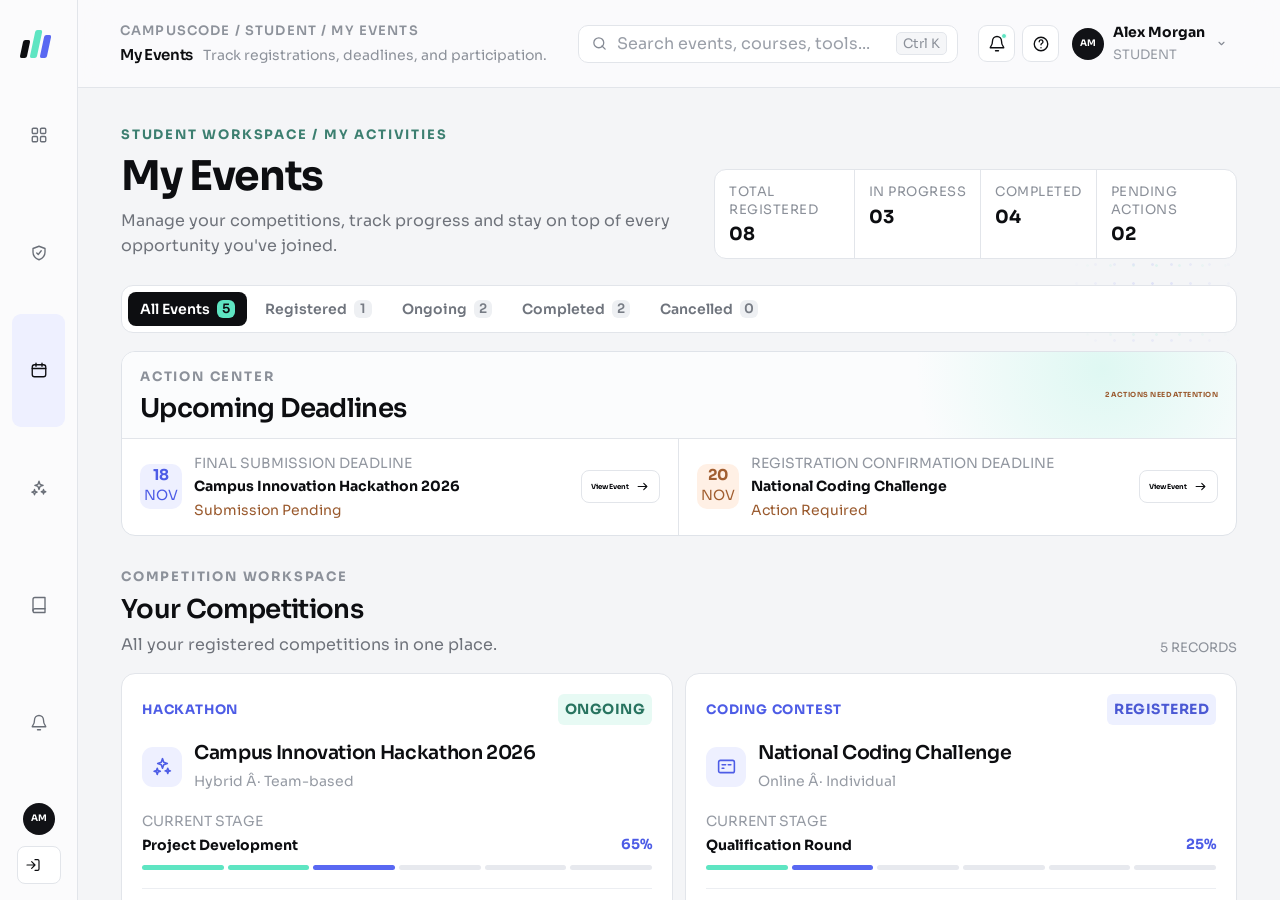
<file: Dashboard/pages/my-events.html>
<!doctype html>
<html lang="en">
<head>
<meta charset="utf-8">
<meta name="viewport" content="width=device-width, initial-scale=1">
<meta name="description" content="CampusCode student competition workspace prototype">
<title>My Events â€” CampusCode</title>
<link rel="icon" href="../assets/images/favicon.png">
<link rel="stylesheet" href="../css/style.css?v=campuscode-dashboard-20261108-3">
<link rel="stylesheet" href="../css/responsive.css">
</head>
<body data-page="my-events">
<div class="app-shell">
<aside class="sidebar "><div class="brand">
<div class="brand-mark" aria-hidden="true">
<span></span><span></span><span></span>
</div>
<div>
<strong>CampusCode</strong><small>Student space</small>
</div>
<button class="sidebar-collapse-toggle" aria-label="Collapse sidebar" aria-expanded="true" data-action="toggle-sidebar"><svg aria-hidden="true" fill="none" height="18" viewbox="0 0 24 24" width="18" stroke="currentColor" stroke-linecap="round" stroke-linejoin="round" stroke-width="1.8"><path d="M4 7h16M4 12h16M4 17h16"></path></svg></button><button class="mobile-close" aria-label="Close menu" data-action="close-drawer"><svg aria-hidden="true" fill="none" height="19" viewbox="0 0 24 24" width="19" stroke="currentColor" stroke-linecap="round" stroke-linejoin="round" stroke-width="1.8"><path d="m6 6 12 12M18 6 6 18"></path></svg></button>
</div>
<div class="sidebar-label">Workspace</div>
<nav class="main-nav" aria-label="Main navigation"><a class="" data-tooltip="Overview" href="../index.html" data-nav-link=""><svg aria-hidden="true" fill="none" height="18" viewbox="0 0 24 24" width="18" stroke="currentColor" stroke-linecap="round" stroke-linejoin="round" stroke-width="1.8"><rect x="3" y="3" width="7" height="7" rx="1.5"></rect><rect x="14" y="3" width="7" height="7" rx="1.5"></rect><rect x="3" y="14" width="7" height="7" rx="1.5"></rect><rect x="14" y="14" width="7" height="7" rx="1.5"></rect></svg><span>Overview</span></a><div class="workspace-nav-group is-expanded">
<button class="workspace-parent " data-tooltip="ARENA" aria-expanded="true"><svg aria-hidden="true" fill="none" height="18" viewbox="0 0 24 24" width="18" stroke="currentColor" stroke-linecap="round" stroke-linejoin="round" stroke-width="1.8"><path d="M12 3 20 6v5c0 5-3.4 8.3-8 10-4.6-1.7-8-5-8-10V6l8-3Zm-3 9 2 2 4-5"></path></svg><span>ARENA</span><span class="chevron"><svg aria-hidden="true" fill="none" height="16" viewbox="0 0 24 24" width="16" stroke="currentColor" stroke-linecap="round" stroke-linejoin="round" stroke-width="1.8"><path d="m8 10 4 4 4-4"></path></svg></span></button><div class="workspace-subnav">
<a class="" tabindex="0" href="../pages/arena.html" data-nav-link=""><span>Explore Arenas</span></a><a class="" tabindex="0" href="../pages/arena.html#leaderboard" data-nav-link=""><span>Leaderboard</span></a><a class="" tabindex="0" href="../pages/arena.html#achievements" data-nav-link=""><span>Badges &amp; Achievements</span></a><a class="" tabindex="0" href="../pages/arena.html#rank" data-nav-link=""><span>My Rank</span></a>
</div>
</div>
<div class="workspace-nav-group is-expanded">
<button class="workspace-parent group-active" data-tooltip="Events" aria-expanded="true"><svg aria-hidden="true" fill="none" height="18" viewbox="0 0 24 24" width="18" stroke="currentColor" stroke-linecap="round" stroke-linejoin="round" stroke-width="1.8"><rect x="3" y="5" width="18" height="16" rx="3"></rect><path d="M8 3v4M16 3v4M3 10h18"></path></svg><span>Events</span><span class="chevron"><svg aria-hidden="true" fill="none" height="16" viewbox="0 0 24 24" width="16" stroke="currentColor" stroke-linecap="round" stroke-linejoin="round" stroke-width="1.8"><path d="m8 10 4 4 4-4"></path></svg></span></button><div class="workspace-subnav">
<a class="" tabindex="0" href="../pages/events.html" data-nav-link=""><span>Explore Events</span></a><a class="active" tabindex="0" href="../pages/my-events.html" data-nav-link=""><span>My Events</span></a><a class="" tabindex="0" href="../pages/my-events.html#registered" data-nav-link=""><span>Registered Events</span></a>
</div>
</div>
<div class="workspace-nav-group is-expanded">
<button class="workspace-parent " data-tooltip="AI Tools" aria-expanded="true"><svg aria-hidden="true" fill="none" height="18" viewbox="0 0 24 24" width="18" stroke="currentColor" stroke-linecap="round" stroke-linejoin="round" stroke-width="1.8"><path d="m12 3 1.4 4.1L17.5 8.5l-4.1 1.4L12 14l-1.4-4.1-4.1-1.4 4.1-1.4L12 3Zm6 11 .8 2.2L21 17l-2.2.8L18 20l-.8-2.2L15 17l2.2-.8L18 14ZM6 14l.9 2.6 2.6.9-2.6.9L6 21l-.9-2.6-2.6-.9 2.6-.9L6 14Z"></path></svg><span>AI Tools</span><span class="chevron"><svg aria-hidden="true" fill="none" height="16" viewbox="0 0 24 24" width="16" stroke="currentColor" stroke-linecap="round" stroke-linejoin="round" stroke-width="1.8"><path d="m8 10 4 4 4-4"></path></svg></span></button><div class="workspace-subnav">
<a class="" tabindex="0" href="../index.html" data-nav-link=""><span>StudyMate</span><small>Popular</small></a><a class="" tabindex="0" href="../index.html#ideacheck" data-nav-link=""><span>IdeaCheck</span></a><a class="" tabindex="0" href="../index.html" data-nav-link=""><span>RuleBot</span><small>New</small></a>
</div>
</div>
<div class="workspace-nav-group ">
<button class="workspace-parent " data-tooltip="Learning" aria-expanded="false"><svg aria-hidden="true" fill="none" height="18" viewbox="0 0 24 24" width="18" stroke="currentColor" stroke-linecap="round" stroke-linejoin="round" stroke-width="1.8"><path d="M4 19.5A2.5 2.5 0 0 1 6.5 17H20"></path><path d="M6.5 2H20v20H6.5A2.5 2.5 0 0 1 4 19.5v-15A2.5 2.5 0 0 1 6.5 2Z"></path></svg><span>Learning</span><span class="chevron"><svg aria-hidden="true" fill="none" height="16" viewbox="0 0 24 24" width="16" stroke="currentColor" stroke-linecap="round" stroke-linejoin="round" stroke-width="1.8"><path d="m8 10 4 4 4-4"></path></svg></span></button><div class="workspace-subnav">
<a class="" tabindex="-1" href="../index.html#courses" data-nav-link=""><span>My Courses</span></a><a class="" tabindex="-1" href="../pages/communication.html#help" data-nav-link=""><span>Student Guide</span></a><a class="" tabindex="-1" href="../pages/profile.html#achievements" data-nav-link=""><span>Certificates</span></a><a class="" tabindex="-1" href="../pages/profile.html" data-nav-link=""><span>Digital Card</span></a>
</div>
</div>
<div class="workspace-nav-group ">
<button class="workspace-parent " data-tooltip="Communication" aria-expanded="false"><svg aria-hidden="true" fill="none" height="18" viewbox="0 0 24 24" width="18" stroke="currentColor" stroke-linecap="round" stroke-linejoin="round" stroke-width="1.8"><path d="M18 8a6 6 0 0 0-12 0c0 7-3 7-3 9h18c0-2-3-2-3-9M10 21h4"></path></svg><span>Communication</span><span class="chevron"><svg aria-hidden="true" fill="none" height="16" viewbox="0 0 24 24" width="16" stroke="currentColor" stroke-linecap="round" stroke-linejoin="round" stroke-width="1.8"><path d="m8 10 4 4 4-4"></path></svg></span></button><div class="workspace-subnav">
<a class="" tabindex="-1" href="../pages/communication.html#official" data-nav-link=""><span>Official Updates</span></a><a class="" tabindex="-1" href="../pages/communication.html#notifications" data-nav-link=""><span>Notifications</span></a><a class="" tabindex="-1" href="../pages/communication.html#help" data-nav-link=""><span>Help &amp; Support</span></a>
</div>
</div></nav><div class="sidebar-account">
<div class="sidebar-label">Account</div>
<a class="profile sidebar-profile-button " data-tooltip="Profile" href="../pages/profile.html" data-nav-link=""><div class="avatar">AM</div>
<div>
<strong>Alex Morgan</strong><span>Student</span>
</div></a><button class="logout-button" data-tooltip="Log out" data-action="demo-logout"><svg aria-hidden="true" fill="none" height="15" viewbox="0 0 24 24" width="15" stroke="currentColor" stroke-linecap="round" stroke-linejoin="round" stroke-width="1.8"><path d="M10 17l5-5-5-5M15 12H3M15 4h4a2 2 0 0 1 2 2v12a2 2 0 0 1-2 2h-4"></path></svg> Log out</button>
</div></aside><main><header class="topbar "><div class="header-page">
<button class="menu-button" aria-label="Open menu" data-action="open-drawer"><svg aria-hidden="true" fill="none" height="19" viewbox="0 0 24 24" width="19" stroke="currentColor" stroke-linecap="round" stroke-linejoin="round" stroke-width="1.8"><path d="M4 7h16M4 12h16M4 17h16"></path></svg></button><div class="page-copy">
<span>CampusCode / Student / My Events</span><div>
<strong>My Events</strong><small>Track registrations, deadlines, and participation.</small>
</div>
</div>
</div>
<div class="global-search"><label class="search-field"><svg aria-hidden="true" fill="none" height="17" viewbox="0 0 24 24" width="17" stroke="currentColor" stroke-linecap="round" stroke-linejoin="round" stroke-width="1.8"><circle cx="11" cy="11" r="7"></circle><path d="m20 20-4.5-4.5"></path></svg><input aria-label="Search CampusCode" aria-expanded="false" placeholder="Search events, courses, tools..." value=""><kbd><span>Ctrl</span> K</kbd></label></div>
<div class="header-actions">
<button class="mobile-search-button" aria-label="Open search"><svg aria-hidden="true" fill="none" height="18" viewbox="0 0 24 24" width="18" stroke="currentColor" stroke-linecap="round" stroke-linejoin="round" stroke-width="1.8"><circle cx="11" cy="11" r="7"></circle><path d="m20 20-4.5-4.5"></path></svg></button><div class="header-menu"><button class="header-icon-button" aria-label="Notifications" aria-expanded="false"><svg aria-hidden="true" fill="none" height="18" viewbox="0 0 24 24" width="18" stroke="currentColor" stroke-linecap="round" stroke-linejoin="round" stroke-width="1.8"><path d="M18 8a6 6 0 0 0-12 0c0 7-3 7-3 9h18c0-2-3-2-3-9M10 21h4"></path></svg><i></i></button></div>
<div class="header-menu help-control"><button class="header-icon-button" aria-label="Help and support" aria-expanded="false"><svg aria-hidden="true" fill="none" height="18" viewbox="0 0 24 24" width="18" stroke="currentColor" stroke-linecap="round" stroke-linejoin="round" stroke-width="1.8"><circle cx="12" cy="12" r="9"></circle><path d="M9.6 9a2.5 2.5 0 1 1 3.2 2.4c-.8.3-.8 1-.8 1.6M12 17h.01"></path></svg></button></div>
<div class="header-menu profile-control"><button class="profile-trigger" aria-label="Open profile menu" aria-expanded="false"><span class="avatar">AM</span><span class="profile-name"><strong>Alex Morgan</strong><small>Student</small></span><span class="profile-chevron"><svg aria-hidden="true" fill="none" height="15" viewbox="0 0 24 24" width="15" stroke="currentColor" stroke-linecap="round" stroke-linejoin="round" stroke-width="1.8"><path d="m8 10 4 4 4-4"></path></svg></span></button></div>
</div></header><div class="dashboard"><div class="my-events-page">
<section class="my-events-intro"><div>
<span class="eyebrow">Student workspace / My activities</span><h1>My Events</h1>
<p>Manage your competitions, track progress and stay on top of every opportunity you've joined.</p>
</div>
<div class="my-events-summary">
<div>
<span>Total registered</span><strong>08</strong>
</div>
<div>
<span>In progress</span><strong>03</strong>
</div>
<div>
<span>Completed</span><strong>04</strong>
</div>
<div>
<span>Pending actions</span><strong>02</strong>
</div>
</div></section><nav class="my-event-tabs" aria-label="My event status"><button class="active"><span>All Events</span><small>5</small></button><button class=""><span>Registered</span><small>1</small></button><button class=""><span>Ongoing</span><small>2</small></button><button class=""><span>Completed</span><small>2</small></button><button class=""><span>Cancelled</span><small>0</small></button></nav><section class="deadline-panel"><div class="deadline-heading">
<div>
<span class="eyebrow">Action center</span><h2>Upcoming Deadlines</h2>
</div>
<span>2 actions need attention</span>
</div>
<div class="deadline-list">
<article><div class="deadline-date">
<strong>18</strong><span>Nov</span>
</div>
<div class="deadline-copy">
<span>Final submission deadline</span><strong>Campus Innovation Hackathon 2026</strong><small>Submission Pending</small>
</div>
<button>View Event <svg aria-hidden="true" fill="none" height="15" viewbox="0 0 24 24" width="15" stroke="currentColor" stroke-linecap="round" stroke-linejoin="round" stroke-width="1.8"><path d="M5 12h14m-5-5 5 5-5 5"></path></svg></button></article><article><div class="deadline-date urgent">
<strong>20</strong><span>Nov</span>
</div>
<div class="deadline-copy">
<span>Registration confirmation deadline</span><strong>National Coding Challenge</strong><small>Action Required</small>
</div>
<button>View Event <svg aria-hidden="true" fill="none" height="15" viewbox="0 0 24 24" width="15" stroke="currentColor" stroke-linecap="round" stroke-linejoin="round" stroke-width="1.8"><path d="M5 12h14m-5-5 5 5-5 5"></path></svg></button></article>
</div></section><section class="my-competitions"><div class="section-heading">
<div>
<span class="eyebrow">Competition workspace</span><h2>Your Competitions</h2>
<p>All your registered competitions in one place.</p>
</div>
<span class="result-count">5 records</span>
</div>
<div class="my-events-grid">
<article class="my-event-card"><div class="my-event-card-top">
<span class="event-category">Hackathon</span><span class="personal-status status-ongoing">Ongoing</span>
</div>
<div class="my-event-title-row">
<div class="event-card-icon"><svg aria-hidden="true" fill="none" height="21" viewbox="0 0 24 24" width="21" stroke="currentColor" stroke-linecap="round" stroke-linejoin="round" stroke-width="1.8"><path d="m12 3 1.4 4.1L17.5 8.5l-4.1 1.4L12 14l-1.4-4.1-4.1-1.4 4.1-1.4L12 3Zm6 11 .8 2.2L21 17l-2.2.8L18 20l-.8-2.2L15 17l2.2-.8L18 14ZM6 14l.9 2.6 2.6.9-2.6.9L6 21l-.9-2.6-2.6-.9 2.6-.9L6 14Z"></path></svg></div>
<div>
<h3>Campus Innovation Hackathon 2026</h3>
<span>Hybrid Â· Team-based</span>
</div>
</div>
<div class="stage-overview">
<div>
<span>Current stage</span><strong>Project Development</strong>
</div>
<b>65%</b>
</div>
<div class="compact-stage-track" aria-label="Project Development, 65% complete">
<span class="complete" title="Registration"></span><span class="complete" title="Qualification"></span><span class="current" title="Development"></span><span class="" title="Submission"></span><span class="" title="Evaluation"></span><span class="" title="Results"></span>
</div>
<div class="submission-row">
<div>
<span>Submission</span><strong class="submission-draft-saved">Draft Saved</strong>
</div>
<div>
<span>Deadline</span><strong>18 November 2026</strong>
</div>
</div>
<div class="my-event-card-footer">
<span><svg aria-hidden="true" fill="none" height="13" viewbox="0 0 24 24" width="13" stroke="currentColor" stroke-linecap="round" stroke-linejoin="round" stroke-width="1.8"><path d="m5 12 4 4L19 6"></path></svg> Registration confirmed</span><button>Continue Event <svg aria-hidden="true" fill="none" height="15" viewbox="0 0 24 24" width="15" stroke="currentColor" stroke-linecap="round" stroke-linejoin="round" stroke-width="1.8"><path d="M5 12h14m-5-5 5 5-5 5"></path></svg></button>
</div></article><article class="my-event-card"><div class="my-event-card-top">
<span class="event-category">Coding Contest</span><span class="personal-status status-registered">Registered</span>
</div>
<div class="my-event-title-row">
<div class="event-card-icon"><svg aria-hidden="true" fill="none" height="21" viewbox="0 0 24 24" width="21" stroke="currentColor" stroke-linecap="round" stroke-linejoin="round" stroke-width="1.8"><rect x="3" y="5" width="18" height="14" rx="2"></rect><path d="M7 10h4M7 14h2M14 10h3"></path></svg></div>
<div>
<h3>National Coding Challenge</h3>
<span>Online Â· Individual</span>
</div>
</div>
<div class="stage-overview">
<div>
<span>Current stage</span><strong>Qualification Round</strong>
</div>
<b>25%</b>
</div>
<div class="compact-stage-track" aria-label="Qualification Round, 25% complete">
<span class="complete" title="Registration"></span><span class="current" title="Qualification"></span><span class="" title="Development"></span><span class="" title="Submission"></span><span class="" title="Evaluation"></span><span class="" title="Results"></span>
</div>
<div class="submission-row">
<div>
<span>Submission</span><strong class="submission-not-started">Not Started</strong>
</div>
<div>
<span>Deadline</span><strong>20 November 2026</strong>
</div>
</div>
<div class="my-event-card-footer">
<span><svg aria-hidden="true" fill="none" height="13" viewbox="0 0 24 24" width="13" stroke="currentColor" stroke-linecap="round" stroke-linejoin="round" stroke-width="1.8"><path d="m5 12 4 4L19 6"></path></svg> Registration confirmed</span><button>View Competition <svg aria-hidden="true" fill="none" height="15" viewbox="0 0 24 24" width="15" stroke="currentColor" stroke-linecap="round" stroke-linejoin="round" stroke-width="1.8"><path d="M5 12h14m-5-5 5 5-5 5"></path></svg></button>
</div></article><article class="my-event-card"><div class="my-event-card-top">
<span class="event-category">Hackathon</span><span class="personal-status status-ongoing">Ongoing</span>
</div>
<div class="my-event-title-row">
<div class="event-card-icon"><svg aria-hidden="true" fill="none" height="21" viewbox="0 0 24 24" width="21" stroke="currentColor" stroke-linecap="round" stroke-linejoin="round" stroke-width="1.8"><path d="m12 3 1.4 4.1L17.5 8.5l-4.1 1.4L12 14l-1.4-4.1-4.1-1.4 4.1-1.4L12 3Zm6 11 .8 2.2L21 17l-2.2.8L18 20l-.8-2.2L15 17l2.2-.8L18 14ZM6 14l.9 2.6 2.6.9-2.6.9L6 21l-.9-2.6-2.6-.9 2.6-.9L6 14Z"></path></svg></div>
<div>
<h3>AI Innovation Challenge</h3>
<span>Hybrid Â· Team-based</span>
</div>
</div>
<div class="stage-overview">
<div>
<span>Current stage</span><strong>Final Submission</strong>
</div>
<b>85%</b>
</div>
<div class="compact-stage-track" aria-label="Final Submission, 85% complete">
<span class="complete" title="Registration"></span><span class="complete" title="Qualification"></span><span class="complete" title="Development"></span><span class="current" title="Submission"></span><span class="" title="Evaluation"></span><span class="" title="Results"></span>
</div>
<div class="submission-row">
<div>
<span>Submission</span><strong class="submission-draft-saved">Draft Saved</strong>
</div>
<div>
<span>Deadline</span><strong>28 November 2026</strong>
</div>
</div>
<div class="my-event-card-footer">
<span><svg aria-hidden="true" fill="none" height="13" viewbox="0 0 24 24" width="13" stroke="currentColor" stroke-linecap="round" stroke-linejoin="round" stroke-width="1.8"><path d="m5 12 4 4L19 6"></path></svg> Registration confirmed</span><button>Submit Project <svg aria-hidden="true" fill="none" height="15" viewbox="0 0 24 24" width="15" stroke="currentColor" stroke-linecap="round" stroke-linejoin="round" stroke-width="1.8"><path d="M5 12h14m-5-5 5 5-5 5"></path></svg></button>
</div></article><article class="my-event-card"><div class="my-event-card-top">
<span class="event-category">Quiz</span><span class="personal-status status-completed">Completed</span>
</div>
<div class="my-event-title-row">
<div class="event-card-icon"><svg aria-hidden="true" fill="none" height="21" viewbox="0 0 24 24" width="21" stroke="currentColor" stroke-linecap="round" stroke-linejoin="round" stroke-width="1.8"><circle cx="12" cy="12" r="9"></circle><path d="M9.6 9a2.5 2.5 0 1 1 3.2 2.4c-.8.3-.8 1-.8 1.6M12 17h.01"></path></svg></div>
<div>
<h3>Tech Knowledge Quiz</h3>
<span>Online Â· Individual</span>
</div>
</div>
<div class="completed-result">
<span><svg aria-hidden="true" fill="none" height="18" viewbox="0 0 24 24" width="18" stroke="currentColor" stroke-linecap="round" stroke-linejoin="round" stroke-width="1.8"><circle cx="12" cy="8" r="5"></circle><path d="m8.5 12-1 9 4.5-2 4.5 2-1-9"></path></svg></span><div>
<small>Final result</small><strong>Qualified</strong><b>86/100</b>
</div>
</div>
<div class="my-event-card-footer">
<span><svg aria-hidden="true" fill="none" height="13" viewbox="0 0 24 24" width="13" stroke="currentColor" stroke-linecap="round" stroke-linejoin="round" stroke-width="1.8"><path d="m5 12 4 4L19 6"></path></svg> Registration confirmed</span><button>View Results <svg aria-hidden="true" fill="none" height="15" viewbox="0 0 24 24" width="15" stroke="currentColor" stroke-linecap="round" stroke-linejoin="round" stroke-width="1.8"><path d="M5 12h14m-5-5 5 5-5 5"></path></svg></button>
</div></article><article class="my-event-card"><div class="my-event-card-top">
<span class="event-category">Ideathon</span><span class="personal-status status-completed">Completed</span>
</div>
<div class="my-event-title-row">
<div class="event-card-icon"><svg aria-hidden="true" fill="none" height="21" viewbox="0 0 24 24" width="21" stroke="currentColor" stroke-linecap="round" stroke-linejoin="round" stroke-width="1.8"><rect x="4" y="7" width="16" height="12" rx="3"></rect><path d="M12 3v4M9 12h.01M15 12h.01M9 16h6"></path></svg></div>
<div>
<h3>Future Builders Ideathon</h3>
<span>Offline Â· Team-based</span>
</div>
</div>
<div class="completed-result">
<span><svg aria-hidden="true" fill="none" height="18" viewbox="0 0 24 24" width="18" stroke="currentColor" stroke-linecap="round" stroke-linejoin="round" stroke-width="1.8"><circle cx="12" cy="8" r="5"></circle><path d="m8.5 12-1 9 4.5-2 4.5 2-1-9"></path></svg></span><div>
<small>Final result</small><strong>Participation Completed</strong>
</div>
</div>
<div class="my-event-card-footer">
<span><svg aria-hidden="true" fill="none" height="13" viewbox="0 0 24 24" width="13" stroke="currentColor" stroke-linecap="round" stroke-linejoin="round" stroke-width="1.8"><path d="m5 12 4 4L19 6"></path></svg> Registration confirmed</span><button>View Details <svg aria-hidden="true" fill="none" height="15" viewbox="0 0 24 24" width="15" stroke="currentColor" stroke-linecap="round" stroke-linejoin="round" stroke-width="1.8"><path d="M5 12h14m-5-5 5 5-5 5"></path></svg></button>
</div></article>
</div></section>
</div></div></main>
</div>
<script src="../js/app.js" defer></script><script src="../js/navigation.js" defer></script><script src="../js/events.js" defer></script>
</body>
</html>
</file>
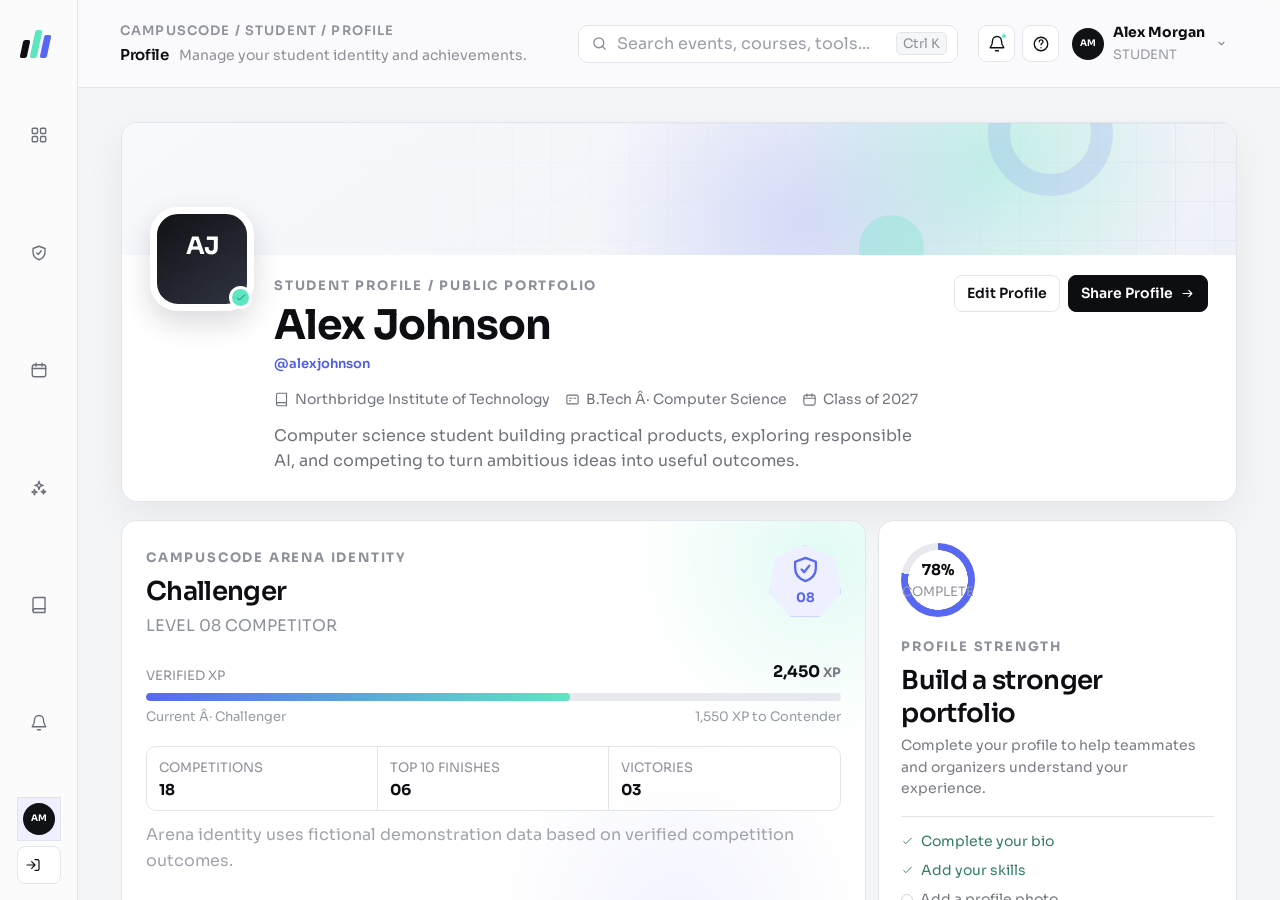
<file: Dashboard/pages/profile.html>
<!doctype html>
<html lang="en">
<head>
<meta charset="utf-8">
<meta name="viewport" content="width=device-width, initial-scale=1">
<meta name="description" content="CampusCode student competition workspace prototype">
<title>Profile â€” CampusCode</title>
<link rel="icon" href="../assets/images/favicon.png">
<link rel="stylesheet" href="../css/style.css?v=campuscode-dashboard-20261108-3">
<link rel="stylesheet" href="../css/responsive.css">
</head>
<body data-page="profile">
<div class="app-shell">
<aside class="sidebar "><div class="brand">
<div class="brand-mark" aria-hidden="true">
<span></span><span></span><span></span>
</div>
<div>
<strong>CampusCode</strong><small>Student space</small>
</div>
<button class="sidebar-collapse-toggle" aria-label="Collapse sidebar" aria-expanded="true" data-action="toggle-sidebar"><svg aria-hidden="true" fill="none" height="18" viewbox="0 0 24 24" width="18" stroke="currentColor" stroke-linecap="round" stroke-linejoin="round" stroke-width="1.8"><path d="M4 7h16M4 12h16M4 17h16"></path></svg></button><button class="mobile-close" aria-label="Close menu" data-action="close-drawer"><svg aria-hidden="true" fill="none" height="19" viewbox="0 0 24 24" width="19" stroke="currentColor" stroke-linecap="round" stroke-linejoin="round" stroke-width="1.8"><path d="m6 6 12 12M18 6 6 18"></path></svg></button>
</div>
<div class="sidebar-label">Workspace</div>
<nav class="main-nav" aria-label="Main navigation"><a class="" data-tooltip="Overview" href="../index.html" data-nav-link=""><svg aria-hidden="true" fill="none" height="18" viewbox="0 0 24 24" width="18" stroke="currentColor" stroke-linecap="round" stroke-linejoin="round" stroke-width="1.8"><rect x="3" y="3" width="7" height="7" rx="1.5"></rect><rect x="14" y="3" width="7" height="7" rx="1.5"></rect><rect x="3" y="14" width="7" height="7" rx="1.5"></rect><rect x="14" y="14" width="7" height="7" rx="1.5"></rect></svg><span>Overview</span></a><div class="workspace-nav-group is-expanded">
<button class="workspace-parent " data-tooltip="ARENA" aria-expanded="true"><svg aria-hidden="true" fill="none" height="18" viewbox="0 0 24 24" width="18" stroke="currentColor" stroke-linecap="round" stroke-linejoin="round" stroke-width="1.8"><path d="M12 3 20 6v5c0 5-3.4 8.3-8 10-4.6-1.7-8-5-8-10V6l8-3Zm-3 9 2 2 4-5"></path></svg><span>ARENA</span><span class="chevron"><svg aria-hidden="true" fill="none" height="16" viewbox="0 0 24 24" width="16" stroke="currentColor" stroke-linecap="round" stroke-linejoin="round" stroke-width="1.8"><path d="m8 10 4 4 4-4"></path></svg></span></button><div class="workspace-subnav">
<a class="" tabindex="0" href="../pages/arena.html" data-nav-link=""><span>Explore Arenas</span></a><a class="" tabindex="0" href="../pages/arena.html#leaderboard" data-nav-link=""><span>Leaderboard</span></a><a class="" tabindex="0" href="../pages/arena.html#achievements" data-nav-link=""><span>Badges &amp; Achievements</span></a><a class="" tabindex="0" href="../pages/arena.html#rank" data-nav-link=""><span>My Rank</span></a>
</div>
</div>
<div class="workspace-nav-group is-expanded">
<button class="workspace-parent " data-tooltip="Events" aria-expanded="true"><svg aria-hidden="true" fill="none" height="18" viewbox="0 0 24 24" width="18" stroke="currentColor" stroke-linecap="round" stroke-linejoin="round" stroke-width="1.8"><rect x="3" y="5" width="18" height="16" rx="3"></rect><path d="M8 3v4M16 3v4M3 10h18"></path></svg><span>Events</span><span class="chevron"><svg aria-hidden="true" fill="none" height="16" viewbox="0 0 24 24" width="16" stroke="currentColor" stroke-linecap="round" stroke-linejoin="round" stroke-width="1.8"><path d="m8 10 4 4 4-4"></path></svg></span></button><div class="workspace-subnav">
<a class="" tabindex="0" href="../pages/events.html" data-nav-link=""><span>Explore Events</span></a><a class="" tabindex="0" href="../pages/my-events.html" data-nav-link=""><span>My Events</span></a><a class="" tabindex="0" href="../pages/my-events.html#registered" data-nav-link=""><span>Registered Events</span></a>
</div>
</div>
<div class="workspace-nav-group is-expanded">
<button class="workspace-parent " data-tooltip="AI Tools" aria-expanded="true"><svg aria-hidden="true" fill="none" height="18" viewbox="0 0 24 24" width="18" stroke="currentColor" stroke-linecap="round" stroke-linejoin="round" stroke-width="1.8"><path d="m12 3 1.4 4.1L17.5 8.5l-4.1 1.4L12 14l-1.4-4.1-4.1-1.4 4.1-1.4L12 3Zm6 11 .8 2.2L21 17l-2.2.8L18 20l-.8-2.2L15 17l2.2-.8L18 14ZM6 14l.9 2.6 2.6.9-2.6.9L6 21l-.9-2.6-2.6-.9 2.6-.9L6 14Z"></path></svg><span>AI Tools</span><span class="chevron"><svg aria-hidden="true" fill="none" height="16" viewbox="0 0 24 24" width="16" stroke="currentColor" stroke-linecap="round" stroke-linejoin="round" stroke-width="1.8"><path d="m8 10 4 4 4-4"></path></svg></span></button><div class="workspace-subnav">
<a class="" tabindex="0" href="../index.html" data-nav-link=""><span>StudyMate</span><small>Popular</small></a><a class="" tabindex="0" href="../index.html#ideacheck" data-nav-link=""><span>IdeaCheck</span></a><a class="" tabindex="0" href="../index.html" data-nav-link=""><span>RuleBot</span><small>New</small></a>
</div>
</div>
<div class="workspace-nav-group ">
<button class="workspace-parent " data-tooltip="Learning" aria-expanded="false"><svg aria-hidden="true" fill="none" height="18" viewbox="0 0 24 24" width="18" stroke="currentColor" stroke-linecap="round" stroke-linejoin="round" stroke-width="1.8"><path d="M4 19.5A2.5 2.5 0 0 1 6.5 17H20"></path><path d="M6.5 2H20v20H6.5A2.5 2.5 0 0 1 4 19.5v-15A2.5 2.5 0 0 1 6.5 2Z"></path></svg><span>Learning</span><span class="chevron"><svg aria-hidden="true" fill="none" height="16" viewbox="0 0 24 24" width="16" stroke="currentColor" stroke-linecap="round" stroke-linejoin="round" stroke-width="1.8"><path d="m8 10 4 4 4-4"></path></svg></span></button><div class="workspace-subnav">
<a class="" tabindex="-1" href="../index.html#courses" data-nav-link=""><span>My Courses</span></a><a class="" tabindex="-1" href="../pages/communication.html#help" data-nav-link=""><span>Student Guide</span></a><a class="" tabindex="-1" href="../pages/profile.html#achievements" data-nav-link=""><span>Certificates</span></a><a class="" tabindex="-1" href="../pages/profile.html" data-nav-link=""><span>Digital Card</span></a>
</div>
</div>
<div class="workspace-nav-group ">
<button class="workspace-parent " data-tooltip="Communication" aria-expanded="false"><svg aria-hidden="true" fill="none" height="18" viewbox="0 0 24 24" width="18" stroke="currentColor" stroke-linecap="round" stroke-linejoin="round" stroke-width="1.8"><path d="M18 8a6 6 0 0 0-12 0c0 7-3 7-3 9h18c0-2-3-2-3-9M10 21h4"></path></svg><span>Communication</span><span class="chevron"><svg aria-hidden="true" fill="none" height="16" viewbox="0 0 24 24" width="16" stroke="currentColor" stroke-linecap="round" stroke-linejoin="round" stroke-width="1.8"><path d="m8 10 4 4 4-4"></path></svg></span></button><div class="workspace-subnav">
<a class="" tabindex="-1" href="../pages/communication.html#official" data-nav-link=""><span>Official Updates</span></a><a class="" tabindex="-1" href="../pages/communication.html#notifications" data-nav-link=""><span>Notifications</span></a><a class="" tabindex="-1" href="../pages/communication.html#help" data-nav-link=""><span>Help &amp; Support</span></a>
</div>
</div></nav><div class="sidebar-account">
<div class="sidebar-label">Account</div>
<a class="profile sidebar-profile-button active" data-tooltip="Profile" href="../pages/profile.html" data-nav-link=""><div class="avatar">AM</div>
<div>
<strong>Alex Morgan</strong><span>Student</span>
</div></a><button class="logout-button" data-tooltip="Log out" data-action="demo-logout"><svg aria-hidden="true" fill="none" height="15" viewbox="0 0 24 24" width="15" stroke="currentColor" stroke-linecap="round" stroke-linejoin="round" stroke-width="1.8"><path d="M10 17l5-5-5-5M15 12H3M15 4h4a2 2 0 0 1 2 2v12a2 2 0 0 1-2 2h-4"></path></svg> Log out</button>
</div></aside><main><header class="topbar "><div class="header-page">
<button class="menu-button" aria-label="Open menu" data-action="open-drawer"><svg aria-hidden="true" fill="none" height="19" viewbox="0 0 24 24" width="19" stroke="currentColor" stroke-linecap="round" stroke-linejoin="round" stroke-width="1.8"><path d="M4 7h16M4 12h16M4 17h16"></path></svg></button><div class="page-copy">
<span>CampusCode / Student / Profile</span><div>
<strong>Profile</strong><small>Manage your student identity and achievements.</small>
</div>
</div>
</div>
<div class="global-search"><label class="search-field"><svg aria-hidden="true" fill="none" height="17" viewbox="0 0 24 24" width="17" stroke="currentColor" stroke-linecap="round" stroke-linejoin="round" stroke-width="1.8"><circle cx="11" cy="11" r="7"></circle><path d="m20 20-4.5-4.5"></path></svg><input aria-label="Search CampusCode" aria-expanded="false" placeholder="Search events, courses, tools..." value=""><kbd><span>Ctrl</span> K</kbd></label></div>
<div class="header-actions">
<button class="mobile-search-button" aria-label="Open search"><svg aria-hidden="true" fill="none" height="18" viewbox="0 0 24 24" width="18" stroke="currentColor" stroke-linecap="round" stroke-linejoin="round" stroke-width="1.8"><circle cx="11" cy="11" r="7"></circle><path d="m20 20-4.5-4.5"></path></svg></button><div class="header-menu"><button class="header-icon-button" aria-label="Notifications" aria-expanded="false"><svg aria-hidden="true" fill="none" height="18" viewbox="0 0 24 24" width="18" stroke="currentColor" stroke-linecap="round" stroke-linejoin="round" stroke-width="1.8"><path d="M18 8a6 6 0 0 0-12 0c0 7-3 7-3 9h18c0-2-3-2-3-9M10 21h4"></path></svg><i></i></button></div>
<div class="header-menu help-control"><button class="header-icon-button" aria-label="Help and support" aria-expanded="false"><svg aria-hidden="true" fill="none" height="18" viewbox="0 0 24 24" width="18" stroke="currentColor" stroke-linecap="round" stroke-linejoin="round" stroke-width="1.8"><circle cx="12" cy="12" r="9"></circle><path d="M9.6 9a2.5 2.5 0 1 1 3.2 2.4c-.8.3-.8 1-.8 1.6M12 17h.01"></path></svg></button></div>
<div class="header-menu profile-control"><button class="profile-trigger" aria-label="Open profile menu" aria-expanded="false"><span class="avatar">AM</span><span class="profile-name"><strong>Alex Morgan</strong><small>Student</small></span><span class="profile-chevron"><svg aria-hidden="true" fill="none" height="15" viewbox="0 0 24 24" width="15" stroke="currentColor" stroke-linecap="round" stroke-linejoin="round" stroke-width="1.8"><path d="m8 10 4 4 4-4"></path></svg></span></button></div>
</div></header><div class="dashboard"><div class="profile-page">
<section class="profile-overview-card"><div class="profile-cover-art" aria-hidden="true">
<div class="profile-cover-grid"></div>
<span></span><span></span>
</div>
<div class="profile-overview-content">
<div class="profile-avatar-large">AJ<span><svg aria-hidden="true" fill="none" height="12" viewbox="0 0 24 24" width="12" stroke="currentColor" stroke-linecap="round" stroke-linejoin="round" stroke-width="1.8"><path d="m5 12 4 4L19 6"></path></svg></span>
</div>
<div class="profile-identity">
<span class="eyebrow">Student profile / Public portfolio</span><h1>Alex Johnson</h1>
<strong>@alexjohnson</strong><div class="profile-education">
<span><svg aria-hidden="true" fill="none" height="15" viewbox="0 0 24 24" width="15" stroke="currentColor" stroke-linecap="round" stroke-linejoin="round" stroke-width="1.8"><path d="M4 19.5A2.5 2.5 0 0 1 6.5 17H20"></path><path d="M6.5 2H20v20H6.5A2.5 2.5 0 0 1 4 19.5v-15A2.5 2.5 0 0 1 6.5 2Z"></path></svg>Northbridge Institute of Technology</span><span><svg aria-hidden="true" fill="none" height="15" viewbox="0 0 24 24" width="15" stroke="currentColor" stroke-linecap="round" stroke-linejoin="round" stroke-width="1.8"><rect x="3" y="5" width="18" height="14" rx="2"></rect><path d="M7 10h4M7 14h2M14 10h3"></path></svg>B.Tech Â· Computer Science</span><span><svg aria-hidden="true" fill="none" height="15" viewbox="0 0 24 24" width="15" stroke="currentColor" stroke-linecap="round" stroke-linejoin="round" stroke-width="1.8"><rect x="3" y="5" width="18" height="16" rx="3"></rect><path d="M8 3v4M16 3v4M3 10h18"></path></svg>Class of 2027</span>
</div>
<p>Computer science student building practical products, exploring responsible AI, and competing to turn ambitious ideas into useful outcomes.</p>
</div>
<div class="profile-actions">
<button>Edit Profile</button><button>Share Profile <svg aria-hidden="true" fill="none" height="15" viewbox="0 0 24 24" width="15" stroke="currentColor" stroke-linecap="round" stroke-linejoin="round" stroke-width="1.8"><path d="M5 12h14m-5-5 5 5-5 5"></path></svg></button>
</div>
</div></section><div class="profile-main-grid">
<section class="competitor-identity-card"><div class="competitor-heading">
<div>
<span class="eyebrow">CampusCode Arena identity</span><h2>Challenger</h2>
<p>Level 08 competitor</p>
</div>
<span class="profile-rank-emblem"><svg aria-hidden="true" fill="none" height="31" viewbox="0 0 24 24" width="31" stroke="currentColor" stroke-linecap="round" stroke-linejoin="round" stroke-width="1.8"><path d="M12 3 20 6v5c0 5-3.4 8.3-8 10-4.6-1.7-8-5-8-10V6l8-3Zm-3 9 2 2 4-5"></path></svg><small>08</small></span>
</div>
<div class="profile-xp-heading">
<span>Verified XP</span><strong>2,450 <small>XP</small></strong>
</div>
<div class="profile-xp-track"><span class="progress-width-61"></span></div>
<div class="profile-next-rank">
<span>Current Â· Challenger</span><span>1,550 XP to Contender</span>
</div>
<div class="competitor-stats">
<div>
<span>Competitions</span><strong>18</strong>
</div>
<div>
<span>Top 10 finishes</span><strong>06</strong>
</div>
<div>
<span>Victories</span><strong>03</strong>
</div>
</div>
<p class="profile-demo-note">Arena identity uses fictional demonstration data based on verified competition outcomes.</p></section><aside class="profile-completion-card"><div class="completion-ring">
<span>78%</span><small>complete</small>
</div>
<div>
<span class="eyebrow">Profile strength</span><h2>Build a stronger portfolio</h2>
<p>Complete your profile to help teammates and organizers understand your experience.</p>
</div>
<ul>
<li class="complete">
<svg aria-hidden="true" fill="none" height="13" viewbox="0 0 24 24" width="13" stroke="currentColor" stroke-linecap="round" stroke-linejoin="round" stroke-width="1.8"><path d="m5 12 4 4L19 6"></path></svg>Complete your bio</li>
<li class="complete">
<svg aria-hidden="true" fill="none" height="13" viewbox="0 0 24 24" width="13" stroke="currentColor" stroke-linecap="round" stroke-linejoin="round" stroke-width="1.8"><path d="m5 12 4 4L19 6"></path></svg>Add your skills</li>
<li>
<span></span>Add a profile photo</li>
<li>
<span></span>Connect your portfolio</li>
</ul></aside>
</div>
<section class="profile-achievements"><div class="section-heading">
<div>
<span class="eyebrow">Verified milestones</span><h2>Badges &amp; Achievements</h2>
<p>A collection earned through completed competitions and evaluated results.</p>
</div>
<button class="profile-section-action">View All Achievements <svg aria-hidden="true" fill="none" height="15" viewbox="0 0 24 24" width="15" stroke="currentColor" stroke-linecap="round" stroke-linejoin="round" stroke-width="1.8"><path d="M5 12h14m-5-5 5 5-5 5"></path></svg></button>
</div>
<div class="profile-badge-grid">
<button class="profile-badge aqua"><span><svg aria-hidden="true" fill="none" height="23" viewbox="0 0 24 24" width="23" stroke="currentColor" stroke-linecap="round" stroke-linejoin="round" stroke-width="1.8"><path d="M12 3 20 6v5c0 5-3.4 8.3-8 10-4.6-1.7-8-5-8-10V6l8-3Zm-3 9 2 2 4-5"></path></svg></span><strong>First Challenger</strong><small>Earned</small><p>Completed a first verified CampusCode competition.</p></button><button class="profile-badge indigo"><span><svg aria-hidden="true" fill="none" height="23" viewbox="0 0 24 24" width="23" stroke="currentColor" stroke-linecap="round" stroke-linejoin="round" stroke-width="1.8"><rect x="3" y="3" width="7" height="7" rx="1.5"></rect><rect x="14" y="3" width="7" height="7" rx="1.5"></rect><rect x="3" y="14" width="7" height="7" rx="1.5"></rect><rect x="14" y="14" width="7" height="7" rx="1.5"></rect></svg></span><strong>Code Warrior</strong><small>Earned</small><p>Demonstrated strong performance in a coding competition.</p></button><button class="profile-badge violet"><span><svg aria-hidden="true" fill="none" height="23" viewbox="0 0 24 24" width="23" stroke="currentColor" stroke-linecap="round" stroke-linejoin="round" stroke-width="1.8"><path d="m12 3 1.4 4.1L17.5 8.5l-4.1 1.4L12 14l-1.4-4.1-4.1-1.4 4.1-1.4L12 3Zm6 11 .8 2.2L21 17l-2.2.8L18 20l-.8-2.2L15 17l2.2-.8L18 14ZM6 14l.9 2.6 2.6.9-2.6.9L6 21l-.9-2.6-2.6-.9 2.6-.9L6 14Z"></path></svg></span><strong>AI Explorer</strong><small>Earned</small><p>Built and evaluated an artificial intelligence solution.</p></button><button class="profile-badge blue"><span><svg aria-hidden="true" fill="none" height="23" viewbox="0 0 24 24" width="23" stroke="currentColor" stroke-linecap="round" stroke-linejoin="round" stroke-width="1.8"><circle cx="12" cy="8" r="5"></circle><path d="m8.5 12-1 9 4.5-2 4.5 2-1-9"></path></svg></span><strong>Top Performer</strong><small>Earned</small><p>Reached a top-ten position in a verified competition.</p></button><button class="profile-badge aqua"><span><svg aria-hidden="true" fill="none" height="23" viewbox="0 0 24 24" width="23" stroke="currentColor" stroke-linecap="round" stroke-linejoin="round" stroke-width="1.8"><circle cx="12" cy="8" r="5"></circle><path d="m8.5 12-1 9 4.5-2 4.5 2-1-9"></path></svg></span><strong>Podium Finisher</strong><small>Earned</small><p>Earned a place among the top three competitors.</p></button><button class="profile-badge indigo"><span><svg aria-hidden="true" fill="none" height="23" viewbox="0 0 24 24" width="23" stroke="currentColor" stroke-linecap="round" stroke-linejoin="round" stroke-width="1.8"><path d="M12 3 20 6v5c0 5-3.4 8.3-8 10-4.6-1.7-8-5-8-10V6l8-3Zm-3 9 2 2 4-5"></path></svg></span><strong>Arena Champion</strong><small>Earned</small><p>Won a verified CampusCode competition.</p></button><button class="profile-badge locked"><span><svg aria-hidden="true" fill="none" height="23" viewbox="0 0 24 24" width="23" stroke="currentColor" stroke-linecap="round" stroke-linejoin="round" stroke-width="1.8"><path d="m12 3 1.4 4.1L17.5 8.5l-4.1 1.4L12 14l-1.4-4.1-4.1-1.4 4.1-1.4L12 3Zm6 11 .8 2.2L21 17l-2.2.8L18 20l-.8-2.2L15 17l2.2-.8L18 14ZM6 14l.9 2.6 2.6.9-2.6.9L6 21l-.9-2.6-2.6-.9 2.6-.9L6 14Z"></path></svg></span><strong>Multi-Arena Master</strong><small>Locked</small><p>Achieve verified results across every competitive arena.</p></button><button class="profile-badge locked"><span><svg aria-hidden="true" fill="none" height="23" viewbox="0 0 24 24" width="23" stroke="currentColor" stroke-linecap="round" stroke-linejoin="round" stroke-width="1.8"><circle cx="12" cy="8" r="5"></circle><path d="m8.5 12-1 9 4.5-2 4.5 2-1-9"></path></svg></span><strong>Legend Path</strong><small>Locked</small><p>Begin the final progression toward CampusCode Legend.</p></button>
</div></section><div class="profile-detail-grid">
<section class="competition-history"><div class="profile-panel-heading">
<div>
<span class="eyebrow">Competitive record</span><h2>Competition History</h2>
</div>
<div class="history-filters">
<button class="active">All</button><button class="">Completed</button><button class="">Ongoing</button>
</div>
</div>
<div class="history-table">
<div class="history-labels">
<span>Competition</span><span>Date</span><span>Result</span><span>XP</span>
</div>
<article><span class="history-icon"><svg aria-hidden="true" fill="none" height="17" viewbox="0 0 24 24" width="17" stroke="currentColor" stroke-linecap="round" stroke-linejoin="round" stroke-width="1.8"><rect x="3" y="3" width="7" height="7" rx="1.5"></rect><rect x="14" y="3" width="7" height="7" rx="1.5"></rect><rect x="3" y="14" width="7" height="7" rx="1.5"></rect><rect x="14" y="14" width="7" height="7" rx="1.5"></rect></svg></span><span class="history-name"><strong>National Coding Challenge</strong><small>Code Arena</small></span><span class="history-date">20 Oct 2026</span><span class="history-result ">Rank #04</span><strong class="history-xp">+320</strong></article><article><span class="history-icon"><svg aria-hidden="true" fill="none" height="17" viewbox="0 0 24 24" width="17" stroke="currentColor" stroke-linecap="round" stroke-linejoin="round" stroke-width="1.8"><path d="m12 3 1.4 4.1L17.5 8.5l-4.1 1.4L12 14l-1.4-4.1-4.1-1.4 4.1-1.4L12 3Zm6 11 .8 2.2L21 17l-2.2.8L18 20l-.8-2.2L15 17l2.2-.8L18 14ZM6 14l.9 2.6 2.6.9-2.6.9L6 21l-.9-2.6-2.6-.9 2.6-.9L6 14Z"></path></svg></span><span class="history-name"><strong>AI Innovation Challenge</strong><small>AI Arena</small></span><span class="history-date">12 Sep 2026</span><span class="history-result ">Rank #02</span><strong class="history-xp">+580</strong></article><article><span class="history-icon"><svg aria-hidden="true" fill="none" height="17" viewbox="0 0 24 24" width="17" stroke="currentColor" stroke-linecap="round" stroke-linejoin="round" stroke-width="1.8"><rect x="4" y="7" width="16" height="12" rx="3"></rect><path d="M12 3v4M9 12h.01M15 12h.01M9 16h6"></path></svg></span><span class="history-name"><strong>Campus Innovation Hackathon</strong><small>Innovation Arena</small></span><span class="history-date">18 Aug 2026</span><span class="history-result winner">Winner</span><strong class="history-xp">+750</strong></article><article><span class="history-icon"><svg aria-hidden="true" fill="none" height="17" viewbox="0 0 24 24" width="17" stroke="currentColor" stroke-linecap="round" stroke-linejoin="round" stroke-width="1.8"><rect x="4" y="7" width="16" height="12" rx="3"></rect><path d="M12 3v4M9 12h.01M15 12h.01M9 16h6"></path></svg></span><span class="history-name"><strong>ReBuild '26</strong><small>Innovation Arena</small></span><span class="history-date">In progress</span><span class="history-result ">Round 2</span><strong class="history-xp">Pending</strong></article>
</div></section><section class="skills-panel"><div class="profile-panel-heading">
<div>
<span class="eyebrow">Specialization</span><h2>Skills</h2>
</div>
<button class="profile-section-action">Edit Skills</button>
</div>
<div class="skills-list">
<div>
<div>
<span>Programming</span><strong>88%</strong>
</div>
<div class="skill-track"><span class="progress-width-88"></span></div>
</div>
<div>
<div>
<span>Problem Solving</span><strong>92%</strong>
</div>
<div class="skill-track"><span class="progress-width-92"></span></div>
</div>
<div>
<div>
<span>Artificial Intelligence</span><strong>76%</strong>
</div>
<div class="skill-track"><span class="progress-width-76"></span></div>
</div>
<div>
<div>
<span>UI/UX Design</span><strong>68%</strong>
</div>
<div class="skill-track"><span class="progress-width-68"></span></div>
</div>
<div>
<div>
<span>Web Development</span><strong>84%</strong>
</div>
<div class="skill-track"><span class="progress-width-84"></span></div>
</div>
</div>
<div class="skill-tags">
<span>Programming</span><span>Problem Solving</span><span>Artificial Intelligence</span><span>UI/UX Design</span><span>Web Development</span>
</div></section>
</div>
</div></div></main>
</div>
<script src="../js/app.js" defer></script><script src="../js/navigation.js" defer></script><script src="../js/profile.js" defer></script>
</body>
</html>
</file>
<file: Dashboard/css/responsive.css>
/* Responsive rules are preserved in style.css in their original cascade order. */
.is-hidden { display: none !important; }
.result-list a, .compact-menu a, .notification-menu a { color: inherit; text-decoration: none; }
.result-list a { width:100%; min-height:48px; display:grid; grid-template-columns:auto 1fr auto; align-items:center; gap:10px; padding:6px 8px; border-radius:8px; }
.compact-menu > a { width:100%; min-height:48px; display:grid; align-items:center; padding:7px 9px; border-radius:8px; color:#555b65; }
.main-nav a { text-decoration:none; }
.progress-width-61 { width:61%; }
.progress-width-68 { width:68%; }
.progress-width-71 { width:71%; }
.progress-width-76 { width:76%; }
.progress-width-84 { width:84%; }
.progress-width-88 { width:88%; }
.progress-width-92 { width:92%; }

/* Shared shell and navigation corrections for the standalone anchor markup. */
html,
body {
  height:100%;
  overflow:hidden;
}

.app-shell {
  height:100vh;
  height:100dvh;
  min-height:0;
  overflow:hidden;
}

.sidebar {
  height:100vh;
  height:100dvh;
  overflow:hidden;
  overscroll-behavior:contain;
}

main {
  height:100vh;
  height:100dvh;
  min-width:0;
  overflow-x:hidden;
  overflow-y:auto;
  overscroll-behavior:contain;
  scrollbar-width:thin;
  scrollbar-color:#d8dce3 transparent;
}

.topbar {
  height:88px;
  grid-template-columns:minmax(300px,1.15fr) minmax(240px,380px) max-content;
  gap:20px;
}

.header-page,
.page-copy {
  min-width:0;
}

.page-copy > span {
  max-width:100%;
}

.dashboard {
  padding-top:34px;
}

.events-page,
.my-events-page,
.communication-page,
.profile-page,
.arena-page,
.events-page > *,
.my-events-page > *,
.communication-page > *,
.profile-page > *,
.arena-page > * {
  min-width:0;
  max-width:100%;
}

.brand,
.sidebar-label,
.sidebar-account { flex-shrink:0; }

.main-nav {
  min-height:0;
  flex:1 1 auto;
  gap:5px;
  min-width:0;
  overflow-x:hidden;
  overflow-y:auto;
  overscroll-behavior:contain;
  scrollbar-width:none;
}

.main-nav::-webkit-scrollbar { display:none; }

.main-nav > a,
.main-nav button {
  width:100%;
  min-width:0;
  min-height:42px;
  display:flex;
  align-items:center;
  gap:12px;
  padding:0 11px;
  border-radius:9px;
  color:#696e77;
  background:transparent;
  font-size:var(--type-nav);
  font-weight:500;
  line-height:1.25;
  text-align:left;
}

.main-nav > a:hover {
  color:var(--ink);
  background:#f0f2f5;
  transform:translateX(2px);
}

.main-nav > a.active {
  color:#fff;
  background:var(--ink);
  box-shadow:0 7px 18px rgba(13,14,17,.14);
}

.main-nav > a > svg,
.main-nav button > svg {
  flex:0 0 18px;
}

.main-nav > a > span,
.main-nav button > span:not(.chevron),
.workspace-subnav a > span {
  min-width:0;
  flex:1;
}

.main-nav .chevron {
  flex:0 0 16px;
  margin-left:auto;
}

.workspace-nav-group {
  min-width:0;
}

.workspace-nav-group.is-expanded .workspace-subnav {
  max-height:220px;
}

.main-nav .workspace-subnav a {
  min-width:0;
  min-height:36px;
  position:relative;
  display:flex;
  align-items:center;
  gap:7px;
  padding:0 9px 0 13px;
  border-radius:9px;
  color:#696e77;
  font-size:var(--type-nav);
  font-weight:500;
  line-height:1.25;
}

.main-nav .workspace-subnav a::before {
  content:"";
  width:13px;
  height:18px;
  position:absolute;
  top:0;
  left:-13px;
  border-bottom:1px solid #dfe3ea;
  border-bottom-left-radius:8px;
}

.main-nav .workspace-subnav a:hover {
  color:var(--ink);
  background:#f0f2f5;
}

.main-nav .workspace-subnav a.active {
  color:var(--ink);
  background:#fff;
  box-shadow:0 5px 16px rgba(20,24,36,.08), 0 0 0 1px #e4e7ed;
}

.main-nav .workspace-subnav a small {
  flex:0 0 auto;
  margin-left:auto;
  padding:3px 5px;
  border-radius:5px;
  color:#4d5ce6;
  background:#edf0ff;
  font-size:var(--type-meta);
  font-weight:700;
  letter-spacing:.3px;
  text-transform:uppercase;
}

.sidebar-account {
  margin-top:0;
  padding-top:18px;
  padding-bottom:2px;
  background:#fbfbfc;
}

.sidebar-profile-button {
  min-width:0;
  color:inherit;
  text-decoration:none;
}

.sidebar-profile-button > div:last-child {
  min-width:0;
}

.sidebar-profile-button strong,
.sidebar-profile-button span {
  overflow:hidden;
  text-overflow:ellipsis;
  white-space:nowrap;
}

.sidebar-collapsed .main-nav > a > span,
.sidebar-collapsed .profile > div:not(.avatar) {
  display:none;
}

.sidebar-collapsed .profile > .avatar { display:grid; }

.sidebar-collapsed .main-nav > a {
  min-height:42px;
  position:relative;
  justify-content:center;
  padding:0;
}

.sidebar-collapsed .main-nav > a::after {
  content:attr(data-tooltip);
  position:absolute;
  top:50%;
  left:calc(100% + 12px);
  z-index:80;
  padding:7px 9px;
  pointer-events:none;
  opacity:0;
  border:1px solid var(--line);
  border-radius:7px;
  color:#fff;
  background:var(--ink);
  box-shadow:0 8px 20px rgba(20,24,36,.14);
  font-size:var(--type-meta);
  font-weight:600;
  line-height:1;
  white-space:nowrap;
  transform:translate(4px,-50%);
  transition:opacity .16s ease, transform .16s ease;
}

.sidebar-collapsed .main-nav > a:hover::after,
.sidebar-collapsed .main-nav > a:focus-visible::after {
  opacity:1;
  transform:translate(0,-50%);
}

@media (max-width:1100px) and (min-width:901px) {
  .topbar {
    grid-template-columns:minmax(0,1fr) auto;
    gap:12px;
    padding-right:24px;
    padding-left:24px;
  }
  .global-search { display:none; }
  .mobile-search-button { display:grid; }
}

/* Use the off-canvas navigation on tablets as well as phones. */
@media (max-width:900px) {
  .app-shell,
  .sidebar-collapsed { display:block; }
  .sidebar,
  .sidebar-collapsed .sidebar {
    width:280px;
    padding:26px 16px 14px;
    overflow:hidden;
    transform:translateX(-105%);
    box-shadow:25px 0 70px rgba(17,20,28,.18);
  }
  .sidebar.is-open,
  .sidebar-collapsed .sidebar.is-open { transform:translateX(0); }
  .sidebar-collapse-toggle { display:none; }
  .sidebar-collapsed .brand {
    flex-direction:row;
    gap:11px;
    padding:0 7px 30px;
  }
  .sidebar-collapsed .brand > div:nth-child(2),
  .sidebar-collapsed .sidebar-label,
  .sidebar-collapsed .main-nav button > span,
  .sidebar-collapsed .main-nav > a > span,
  .sidebar-collapsed .profile > div {
    display:block;
  }
  .sidebar-collapsed .profile > .avatar { display:grid; }
  .sidebar-collapsed .workspace-subnav { display:grid; }
  .sidebar-collapsed .main-nav { gap:5px; }
  .sidebar-collapsed .main-nav button,
  .sidebar-collapsed .main-nav > a {
    min-height:42px;
    justify-content:flex-start;
    padding:0 11px;
  }
  .sidebar-collapsed .main-nav > a::after { display:none; }
  .sidebar-collapsed .sidebar-account {
    display:block;
    padding-top:28px;
  }
  .sidebar-collapsed .profile {
    width:100%;
    min-height:auto;
    justify-content:flex-start;
    padding:0 8px 13px;
  }
  .sidebar-collapsed .logout-button {
    width:100%;
    height:34px;
    margin-top:0;
    font-size:var(--type-secondary);
  }
  .mobile-close {
    display:grid;
    place-items:center;
    margin-left:auto;
    padding:4px;
    background:transparent;
  }
  .menu-button {
    width:38px;
    height:38px;
    display:grid;
    place-items:center;
    border:1px solid var(--line);
    border-radius:9px;
    background:#fff;
  }
  .topbar {
    height:64px;
    gap:10px;
    padding:0 18px;
  }
  .dashboard { padding-top:34px; }
  .header-page {
    min-width:0;
    flex:1;
    gap:11px;
  }
  .page-copy > span,
  .page-copy small,
  .global-search,
  .help-control { display:none; }
  .page-copy > div { margin:0; }
  .page-copy strong {
    overflow:hidden;
    text-overflow:ellipsis;
    white-space:nowrap;
  }
  .mobile-search-button { display:grid; }
  .profile-trigger {
    width:37px;
    height:37px;
    min-width:37px;
    justify-content:center;
    padding:2px;
    border-color:var(--line);
    background:#fff;
  }
  .profile-trigger .avatar {
    width:29px;
    height:29px;
    flex-basis:29px;
  }
  .profile-chevron { display:none; }
  .events-page > * {
    width:100%;
    min-width:0;
    max-width:100%;
  }
  .category-tabs {
    overflow-x:auto;
    scrollbar-width:none;
  }
  .category-tabs::-webkit-scrollbar { display:none; }
  main { width:100%; }
}

@media (min-width: 901px) {
  .sidebar-collapse-toggle {
    display: none;
  }

  .app-shell.sidebar-collapsed.sidebar-hover-expanded {
    grid-template-columns: 248px minmax(0, 1fr);
  }

  .sidebar-collapsed.sidebar-hover-expanded .sidebar {
    width: 248px;
    padding: 26px 16px 14px;
    overflow-y: auto;
    box-shadow: 18px 0 42px rgba(17, 20, 28, 0.1);
  }

  .sidebar-collapsed.sidebar-hover-expanded .brand {
    flex-direction: row;
    gap: 11px;
    padding: 0 7px 30px;
  }

  .sidebar-collapsed.sidebar-hover-expanded .brand > div:nth-child(2),
  .sidebar-collapsed.sidebar-hover-expanded .sidebar-label,
  .sidebar-collapsed.sidebar-hover-expanded .main-nav button > span,
  .sidebar-collapsed.sidebar-hover-expanded .main-nav > a > span,
  .sidebar-collapsed.sidebar-hover-expanded .profile > div {
    display: block;
    animation: sidebar-label-enter 0.18s ease both;
  }

  .sidebar-collapsed.sidebar-hover-expanded .workspace-subnav {
    display: grid;
  }

  .sidebar-collapsed.sidebar-hover-expanded .main-nav {
    gap: 5px;
  }

  .sidebar-collapsed.sidebar-hover-expanded .main-nav > a {
    min-height: 42px;
    justify-content: flex-start;
    padding: 0 11px;
  }

  .sidebar-collapsed.sidebar-hover-expanded .main-nav button {
    min-height: 42px;
    justify-content: flex-start;
    padding: 0 11px;
  }

  .sidebar-collapsed.sidebar-hover-expanded .main-nav button > .chevron {
    display: grid;
  }

  .sidebar-collapsed.sidebar-hover-expanded .sidebar-account {
    display: block;
    justify-items: initial;
    padding-top: 28px;
  }

  .sidebar-collapsed.sidebar-hover-expanded .profile {
    width: 100%;
    min-height: auto;
    justify-content: flex-start;
    padding: 0 8px 13px;
  }

  .sidebar-collapsed.sidebar-hover-expanded .logout-button {
    width: 100%;
    height: 34px;
    margin-top: 0;
    padding: 0;
    font-size: var(--type-secondary);
  }

  .sidebar-collapsed.sidebar-hover-expanded .main-nav button::after,
  .sidebar-collapsed.sidebar-hover-expanded .sidebar-profile-button::after,
  .sidebar-collapsed.sidebar-hover-expanded .logout-button::after {
    display: none;
  }
}

@keyframes sidebar-label-enter {
  from {
    opacity: 0;
    transform: translateX(-5px);
  }
  to {
    opacity: 1;
    transform: translateX(0);
  }
}
</file>
<file: HTML/Assets/CSS/Landing.css>
:root {
  color-scheme: light;
  --page: #ffffff;
  --white: #ffffff;
  --ink: #0f0e0d;
  --muted: #6f737b;
  --border: #e2e5ea;
  --indigo: #5968f2;
  --aqua: #5ee5c2;
  font-family: "Sora", sans-serif;
  font-synthesis: none;
  text-rendering: optimizeLegibility;
  -webkit-font-smoothing: antialiased;
  -moz-osx-font-smoothing: grayscale;
}

* {
  box-sizing: border-box;
}

html {
  min-width: 320px;
  scroll-behavior: smooth;
}

body {
  min-width: 320px;
  min-height: 100vh;
  margin: 0;
  overflow-x: hidden;
  color: var(--ink);
  background: var(--page);
  font-family: "Sora", sans-serif;
}

body.modal-open {
  overflow: hidden;
}
button,
input {
  font: inherit;
}
button,
a {
  -webkit-tap-highlight-color: transparent;
}
button {
  color: inherit;
}
a {
  color: inherit;
  text-decoration: none;
}
button:focus-visible,
a:focus-visible,
input:focus-visible {
  outline: 3px solid rgba(89, 104, 242, 0.4);
  outline-offset: 3px;
}

.site-header {
  position: sticky;
  z-index: 20;
  top: 0;
  border-bottom: 1px solid rgba(226, 229, 234, 0.8);
  background: rgba(255, 255, 255, 0.92);
  backdrop-filter: blur(18px);
}

.nav-shell {
  display: grid;
  width: min(1280px, calc(100% - 72px));
  height: 72px;
  grid-template-columns: 1fr auto 1fr;
  align-items: center;
  margin-inline: auto;
}

.brand {
  display: inline-flex;
  width: fit-content;
  align-items: center;
  gap: 9px;
  animation: nav-pop 600ms 50ms cubic-bezier(0.2, 0.75, 0.25, 1) both;
}
.brand > img {
  display: block;
  width: 28px;
  height: 28px;
}
.brand > span {
  font-size: 15px;
  font-weight: 800;
  letter-spacing: -0.75px;
}
.brand-accent {
  color: var(--indigo);
}
.desktop-nav {
  display: flex;
  align-items: center;
  gap: clamp(24px, 3.2vw, 46px);
}
.desktop-nav a,
.login-link {
  color: #555b65;
  font-size: 11px;
  font-weight: 600;
  transition: color 150ms ease;
}
.desktop-nav a {
  animation: nav-pop 600ms cubic-bezier(0.2, 0.75, 0.25, 1) both;
}
.desktop-nav a:nth-child(1) { animation-delay: 110ms; }
.desktop-nav a:nth-child(2) { animation-delay: 170ms; }
.desktop-nav a:nth-child(3) { animation-delay: 230ms; }
.desktop-nav a:nth-child(4) { animation-delay: 290ms; }
.desktop-nav a:hover,
.login-link:hover {
  color: var(--indigo);
}
.nav-actions {
  display: flex;
  align-items: center;
  justify-self: end;
  gap: 23px;
}
.nav-actions > * {
  animation: nav-pop 600ms cubic-bezier(0.2, 0.75, 0.25, 1) both;
}
.nav-actions > :nth-child(1) { animation-delay: 340ms; }
.nav-actions > :nth-child(2) { animation-delay: 400ms; }
.nav-actions > :nth-child(3) { animation-delay: 460ms; }
.login-link {
  padding: 8px 0;
  border: 0;
  background: transparent;
  cursor: pointer;
}
.button {
  display: inline-flex;
  min-height: 43px;
  align-items: center;
  justify-content: center;
  gap: 14px;
  padding: 0 17px;
  border: 1px solid transparent;
  border-radius: 6px;
  font-size: 9px;
  font-weight: 700;
  letter-spacing: 0.2px;
  text-transform: uppercase;
  cursor: pointer;
  transition:
    background 160ms ease,
    border-color 160ms ease,
    color 160ms ease,
    transform 160ms ease;
}
.button:hover {
  transform: translateY(-2px);
}
.button-primary {
  background: var(--indigo);
  color: #fff;
  box-shadow: 0 7px 17px rgba(89, 104, 242, 0.16);
}
.button-primary:hover {
  background: #4857e4;
}
.button-primary > span {
  font-size: 14px;
}
.nav-join {
  min-height: 38px;
  padding-inline: 14px;
  font-size: 8px;
}
.button-large {
  min-height: 48px;
  padding-inline: 20px;
}
.button-secondary {
  border-color: #d7dbe3;
  background: rgba(255, 255, 255, 0.68);
  color: #363a43;
}
.button-secondary:hover {
  border-color: #b6bdc9;
  background: #fff;
}
.demo-link {
  display: inline-flex;
  align-items: center;
  gap: 7px;
  margin-top: 16px;
  color: #555b65;
  font-size: 11px;
  font-weight: 600;
  transition: color 150ms ease;
}
.demo-link span {
  color: var(--indigo);
  font-size: 16px;
  transition: transform 150ms ease;
}
.demo-link:hover {
  color: var(--indigo);
}
.demo-link:hover span {
  transform: translateX(3px);
}
.menu-toggle,
.mobile-nav {
  display: none;
}

.hero {
  position: relative;
  min-height: calc(100vh - 73px);
  overflow: hidden;
  padding: 30px 24px 0;
  background:
    radial-gradient(
      ellipse at 50% 32%,
      rgba(255, 255, 255, 0.92),
      rgba(255, 255, 255, 0) 58%
    ),
    var(--page);
}
.hero-wash {
  position: absolute;
  z-index: 0;
  border-radius: 50%;
  pointer-events: none;
}
.hero-wash-left {
  top: -250px;
  left: -275px;
  width: 510px;
  height: 510px;
  background: radial-gradient(
    circle,
    rgba(94, 229, 194, 0.13),
    transparent 68%
  );
}
.hero-wash-right {
  top: 90px;
  right: -290px;
  width: 600px;
  height: 600px;
  background: radial-gradient(
    circle,
    rgba(89, 104, 242, 0.09),
    transparent 68%
  );
}
.hero-particles {
  position: absolute;
  z-index: 0;
  inset: 0;
  width: 100%;
  height: 100%;
  pointer-events: none;
}
.hero-copy {
  position: relative;
  z-index: 1;
  width: min(790px, 100%);
  margin: 0 auto;
  text-align: center;
}
.hero-copy > .eyebrow,
.hero-copy > h1,
.hero-copy > .hero-description,
.hero-copy > .hero-actions,
.hero-copy > .demo-link {
  animation: hero-rise 720ms cubic-bezier(0.2, 0.75, 0.25, 1) both;
}
.hero-copy > .eyebrow { animation-delay: 80ms; }
.hero-copy > h1 { animation-delay: 180ms; }
.hero-copy > .hero-description { animation-delay: 300ms; }
.hero-copy > .hero-actions { animation-delay: 420ms; }
.hero-copy > .demo-link { animation-delay: 520ms; }
.eyebrow {
  display: inline-flex;
  align-items: center;
  gap: 9px;
  margin: 0 0 18px;
  color: #6f737b;
  font-size: 8px;
  font-weight: 700;
  letter-spacing: 1.65px;
}
.eyebrow > span {
  width: 6px;
  height: 6px;
  border-radius: 50%;
  background: var(--aqua);
  box-shadow: 0 0 0 3px rgba(94, 229, 194, 0.18);
}
.eyebrow b {
  color: var(--indigo);
  font-size: 10px;
}
.hero h1 {
  margin: 0;
  font-size: clamp(46px, 6.2vw, 78px);
  font-weight: 800;
  letter-spacing: -5.3px;
  line-height: 1.08;
}
.hero h1 > span {
  color: var(--indigo);
}
.hero-description {
  max-width: 510px;
  margin: 17px auto 21px;
  color: var(--muted);
  font-size: 11px;
  line-height: 1.85;
}
.hero-actions {
  display: flex;
  flex-wrap: wrap;
  justify-content: center;
  gap: 10px;
}

.competition-scene {
  position: relative;
  z-index: 1;
  display: flex;
  width: min(1230px, 100%);
  min-height: 315px;
  align-items: center;
  justify-content: space-between;
  gap: clamp(10px, 1.45vw, 22px);
  margin: 7px auto 4px;
  isolation: isolate;
}
.card-curve {
  position: absolute;
  z-index: -1;
  top: 50%;
  left: -2%;
  width: 104%;
  height: 75%;
  overflow: visible;
  transform: translateY(-43%);
}
.card-curve path {
  fill: none;
  stroke: #cdd1e7;
  stroke-width: 1.15;
  stroke-dasharray: 3 6;
}
.competition-card {
  position: relative;
  width: calc((100% - 72px) / 5);
  max-width: 224px;
  min-width: 0;
  padding: 8px;
  border: 1px solid rgba(226, 229, 234, 0.94);
  border-radius: 9px;
  background: var(--white);
  box-shadow:
    0 13px 27px rgba(37, 43, 62, 0.11),
    0 2px 6px rgba(37, 43, 62, 0.035);
  transform: rotate(var(--angle, 0deg));
  animation:
    card-arrive 850ms cubic-bezier(0.2, 0.75, 0.25, 1) both,
    card-float 5.2s ease-in-out infinite;
  animation-delay: var(--enter-delay, 450ms), var(--delay, 0s);
  transition:
    box-shadow 220ms ease,
    scale 220ms ease;
}
.competition-card:hover {
  z-index: 3;
  box-shadow: 0 20px 36px rgba(37, 43, 62, 0.16);
  scale: 1.035;
}
.card-ai {
  --angle: -5deg;
  --fan-x: 200%;
  --fan-turn: -15deg;
  --delay: -0.9s;
  --enter-delay: 440ms;
  margin-top: 37px;
}
.card-hackathon {
  --angle: 3deg;
  --fan-x: 100%;
  --fan-turn: 11deg;
  --delay: -2.1s;
  --enter-delay: 560ms;
  margin-top: -26px;
}
.card-startup {
  --angle: -1.5deg;
  --fan-x: 0%;
  --fan-turn: -8deg;
  --delay: -3.4s;
  --enter-delay: 680ms;
  margin-top: 19px;
}
.card-arena {
  --angle: 4.5deg;
  --fan-x: -100%;
  --fan-turn: 13deg;
  --delay: -1.6s;
  --enter-delay: 800ms;
  margin-top: -28px;
}
.card-design {
  --angle: -4deg;
  --fan-x: -200%;
  --fan-turn: -12deg;
  --delay: -2.8s;
  --enter-delay: 920ms;
  margin-top: 32px;
}
.card-pin {
  position: absolute;
  z-index: 4;
  top: -8px;
  left: 50%;
  width: 13px;
  height: 13px;
  border: 3px solid #fff;
  border-radius: 50%;
  background: var(--indigo);
  box-shadow: 0 2px 5px rgba(35, 40, 62, 0.2);
  transform: translateX(-50%);
}
.card-hackathon .card-pin {
  background: #51cdae;
}
.card-startup .card-pin {
  background: #f2ad73;
}
.card-arena .card-pin {
  background: #7d68db;
}
.card-design .card-pin {
  background: #e08caa;
}
.card-art {
  position: relative;
  height: clamp(128px, 13.8vw, 175px);
  overflow: hidden;
  border-radius: 5px;
}
.ai-art {
  background: #dfe1fb;
}
.hack-art {
  background: #1b1c25;
}
.startup-art {
  background: #fae9dc;
}
.arena-art {
  background: #def6ef;
}
.design-art {
  background: #e9e3f7;
}
.art-caption {
  position: absolute;
  z-index: 2;
  left: 11px;
  bottom: 13px;
  color: #44495b;
  font-size: clamp(7px, 0.65vw, 9px);
  font-weight: 800;
  letter-spacing: 0.7px;
  line-height: 1.45;
}
.art-index {
  position: absolute;
  top: 10px;
  right: 10px;
  color: rgba(13, 14, 17, 0.45);
  font-family: ui-monospace, monospace;
  font-size: 7px;
}
.hack-art .art-caption,
.hack-art .art-index {
  color: rgba(255, 255, 255, 0.63);
}
.ai-orbit {
  position: absolute;
  top: 10%;
  left: 30%;
  width: 58%;
  aspect-ratio: 1;
  border: 1px solid rgba(89, 104, 242, 0.58);
  border-radius: 50%;
  animation: orbit-turn 18s linear infinite;
}
.ai-orbit::before,
.ai-orbit::after {
  position: absolute;
  inset: 12%;
  border: 1px solid rgba(89, 104, 242, 0.4);
  border-radius: 50%;
  content: "";
}
.ai-orbit::after {
  inset: 26%;
  border-color: rgba(89, 104, 242, 0.35);
}
.ai-core {
  position: absolute;
  top: 50%;
  left: 59%;
  z-index: 1;
  color: var(--indigo);
  font-size: 34px;
  transform: translate(-50%, -50%);
  animation: core-pulse 2.8s ease-in-out infinite;
}
.hack-type {
  position: absolute;
  top: 23%;
  left: 13%;
  color: var(--aqua);
  font-family: ui-monospace, monospace;
  font-size: clamp(26px, 3vw, 40px);
  font-weight: 700;
  letter-spacing: -4px;
}
.hack-lines {
  position: absolute;
  top: 35%;
  right: 14%;
  width: 38%;
  height: 34%;
  border-top: 1px solid rgba(94, 229, 194, 0.58);
  border-bottom: 1px solid rgba(94, 229, 194, 0.58);
  transform: skewY(-32deg);
  animation: art-glow 2.7s ease-in-out infinite alternate;
}
.hack-lines::before,
.hack-lines::after {
  position: absolute;
  top: 50%;
  width: 100%;
  border-top: 1px solid rgba(94, 229, 194, 0.37);
  content: "";
}
.hack-lines::after {
  top: 100%;
}
.startup-sun {
  position: absolute;
  top: 22%;
  right: 19%;
  width: 44px;
  height: 44px;
  border: 1px solid #dd9d68;
  border-radius: 50%;
  animation: sun-breathe 3.2s ease-in-out infinite;
}
.startup-sun::after {
  position: absolute;
  inset: 8px;
  border-radius: inherit;
  background: #f0bf91;
  content: "";
}
.startup-stairs {
  position: absolute;
  right: 16%;
  bottom: 20%;
  width: 66px;
  height: 47px;
  border-right: 1px solid #c68152;
  border-bottom: 1px solid #c68152;
  background: linear-gradient(
    135deg,
    transparent 0 25%,
    #f5c69f 25% 50%,
    transparent 50% 54%,
    #f5c69f 54% 76%,
    transparent 76%
  );
  clip-path: polygon(
    0 100%,
    0 78%,
    34% 78%,
    34% 53%,
    61% 53%,
    61% 27%,
    100% 27%,
    100% 100%
  );
}
.arena-ring {
  position: absolute;
  top: 20%;
  left: 31%;
  width: 60px;
  height: 60px;
  border: 1px solid #36b995;
  border-radius: 50%;
  box-shadow:
    0 0 0 8px rgba(94, 229, 194, 0.18),
    0 0 0 17px rgba(94, 229, 194, 0.1);
  animation: ring-breathe 3s ease-in-out infinite;
}
.arena-star {
  position: absolute;
  top: 34%;
  left: 48%;
  z-index: 1;
  color: #198e72;
  font-size: 22px;
}
.design-shape {
  position: absolute;
  display: block;
  border: 1px solid #8b75c6;
}
.design-shape-one {
  top: 22%;
  left: 27%;
  width: 57px;
  height: 57px;
  background: #c6b8eb;
  transform: rotate(20deg);
  animation: shape-drift 3.6s ease-in-out infinite;
}
.design-shape-two {
  top: 32%;
  left: 47%;
  width: 46px;
  height: 46px;
  border-radius: 50%;
  background: #eaa5bd;
}
.design-shape-three {
  top: 21%;
  left: 54%;
  width: 29px;
  height: 65px;
  border-color: #8672c4;
  background: #a99ad9;
  transform: rotate(37deg);
  animation: shape-drift 4s ease-in-out -1.2s infinite;
}
.card-copy {
  padding: 10px 4px 3px;
}
.category {
  display: block;
  overflow: hidden;
  color: #858a94;
  font-size: 6px;
  font-weight: 700;
  letter-spacing: 0.8px;
  text-overflow: ellipsis;
  white-space: nowrap;
}
.card-copy h2 {
  min-height: 34px;
  margin: 6px 0 8px;
  font-size: clamp(9px, 0.84vw, 11px);
  font-weight: 700;
  letter-spacing: -0.3px;
  line-height: 1.5;
}
.card-link {
  display: flex;
  align-items: center;
  justify-content: space-between;
  padding-top: 7px;
  border-top: 1px solid #edf0f3;
  color: #858a94;
  font-size: 7px;
}
.card-link b {
  color: var(--indigo);
  font-size: 12px;
  transition: transform 180ms ease;
}
.competition-card:hover .card-link b {
  transform: translate(2px, -2px);
}
@keyframes hero-rise {
  from {
    opacity: 0;
    transform: translateY(22px);
  }
  @keyframes nav-pop {
    from {
      opacity: 0;
      transform: translateY(-10px) scale(0.94);
    }
    to {
      opacity: 1;
      transform: translateY(0) scale(1);
    }
  }
  to {
    opacity: 1;
    transform: translateY(0);
  }
}
@keyframes card-arrive {
  from {
    opacity: 0;
    filter: blur(7px);
    transform: translate3d(var(--fan-x), 0, 0) rotate(var(--fan-turn)) scale(0.72);
  }
  to {
    opacity: 1;
    filter: blur(0);
    transform: rotate(var(--angle));
  }
}
@keyframes card-float {
  0%,
  100% {
    translate: 0 0;
  }
  50% {
    translate: 0 -7px;
  }
}
@keyframes orbit-turn {
  to { rotate: 360deg; }
}
@keyframes core-pulse {
  50% { scale: 1.18; }
}
@keyframes art-glow {
  from { opacity: 0.48; }
  to { opacity: 1; }
}
@keyframes sun-breathe {
  50% { scale: 1.12; }
}
@keyframes ring-breathe {
  50% {
    scale: 1.12;
    opacity: 0.72;
  }
}
@keyframes shape-drift {
  50% { translate: 0 -7px; }
}

.organizer-strip {
  position: relative;
  z-index: 1;
  width: min(1080px, 100%);
  margin: 0 auto;
  padding: 18px 22px 15px;
  border-top: 1px solid rgba(226, 229, 234, 0.92);
  animation: hero-rise 680ms 1.08s cubic-bezier(0.2, 0.75, 0.25, 1) both;
}
.organizer-heading {
  margin: 0 0 14px;
  color: #898e97;
  font-size: 7px;
  font-weight: 700;
  letter-spacing: 1.25px;
  text-align: center;
}
.organizer-content {
  display: flex;
  align-items: center;
  justify-content: center;
  gap: 39px;
}
.platform-lockup {
  display: flex;
  align-items: center;
  gap: 8px;
  color: #454a54;
  font-size: 10px;
  font-weight: 800;
  letter-spacing: -0.35px;
}
.platform-lockup img {
  width: 24px;
  height: 24px;
}
.platform-lockup small {
  display: block;
  margin-top: 3px;
  color: #9297a0;
  font-size: 5px;
  font-weight: 700;
  letter-spacing: 0.8px;
}
.organizer-divider {
  width: 1px;
  height: 31px;
  background: var(--border);
}
.platform-labels {
  display: flex;
  align-items: center;
  gap: clamp(20px, 4vw, 55px);
}
.platform-labels > span {
  display: inline-flex;
  align-items: center;
  gap: 7px;
  color: #737883;
  font-size: 7px;
  font-weight: 700;
  letter-spacing: 0.75px;
}
.platform-mark {
  display: grid;
  width: 21px;
  height: 21px;
  place-items: center;
  border: 1px solid #dfe2e8;
  border-radius: 5px;
  background: rgba(255, 255, 255, 0.7);
  font-size: 9px;
  font-style: normal;
}
.mark-code {
  color: var(--indigo);
}
.mark-build {
  color: #2ba986;
}
.mark-create {
  color: #a074cb;
}
.mark-compete {
  color: #d08850;
}

.auth-overlay {
  position: fixed;
  z-index: 100;
  inset: 0;
  display: grid;
  place-items: center;
  padding: 22px;
  visibility: hidden;
  opacity: 0;
  transition:
    opacity 180ms ease,
    visibility 180ms ease;
}
.auth-overlay.is-open {
  visibility: visible;
  opacity: 1;
}
.auth-backdrop {
  position: absolute;
  inset: 0;
  width: 100%;
  height: 100%;
  border: 0;
  background: rgba(13, 14, 17, 0.55);
  backdrop-filter: blur(8px);
  cursor: default;
}
.auth-dialog {
  position: relative;
  z-index: 1;
  display: grid;
  width: min(860px, 100%);
  max-height: min(680px, calc(100dvh - 44px));
  min-height: 550px;
  grid-template-columns: 0.88fr 1.12fr;
  overflow: auto;
  border: 1px solid rgba(255, 255, 255, 0.86);
  border-radius: 12px;
  background: var(--white);
  box-shadow: 0 32px 95px rgba(8, 10, 22, 0.3);
  opacity: 0;
  transform: translateY(12px) scale(0.985);
  transition:
    opacity 180ms ease,
    transform 180ms ease;
}
.auth-overlay.is-open .auth-dialog {
  opacity: 1;
  transform: translateY(0) scale(1);
}
.auth-close {
  position: absolute;
  z-index: 5;
  top: 13px;
  right: 13px;
  display: grid;
  width: 29px;
  height: 29px;
  place-items: center;
  border: 1px solid rgba(31, 35, 48, 0.12);
  border-radius: 50%;
  background: rgba(255, 255, 255, 0.84);
  color: #676c75;
  font-size: 19px;
  line-height: 1;
  cursor: pointer;
  transition:
    color 150ms ease,
    background 150ms ease;
}
.auth-close:hover {
  background: var(--ink);
  color: #fff;
}
.auth-aside {
  position: relative;
  display: flex;
  flex-direction: column;
  justify-content: space-between;
  overflow: hidden;
  padding: 28px 29px 20px;
  background: #1b1d29;
  color: #fff;
}
.auth-brand {
  position: relative;
  z-index: 2;
  align-self: flex-start;
}
.auth-brand > img {
  width: 25px;
  height: 25px;
}
.auth-brand > span {
  color: #fff;
  font-size: 14px;
}
.auth-brand .brand-accent {
  color: #aab0ff;
}
.auth-aside-copy {
  position: relative;
  z-index: 2;
  padding-top: 26px;
}
.auth-kicker {
  display: flex;
  align-items: center;
  gap: 7px;
  margin: 0;
  color: #b8bbc7;
  font-size: 6px;
  font-weight: 700;
  letter-spacing: 1px;
}
.auth-kicker > span {
  width: 6px;
  height: 6px;
  border-radius: 50%;
  background: var(--aqua);
}
.auth-aside-copy h2 {
  margin: 15px 0 10px;
  font-size: clamp(30px, 3.4vw, 41px);
  font-weight: 700;
  letter-spacing: -2px;
  line-height: 1.12;
}
.auth-aside-copy h2 span {
  color: #aab0ff;
}
.auth-aside-copy > p:last-child {
  max-width: 255px;
  margin: 0;
  color: #b8bbc7;
  font-size: 8px;
  line-height: 1.8;
}
.auth-illustration {
  position: relative;
  height: 145px;
  margin-top: -16px;
}
.illustration-orbit {
  position: absolute;
  top: 14px;
  left: 50%;
  width: 165px;
  height: 108px;
  border: 1px solid rgba(94, 229, 194, 0.43);
  border-radius: 50%;
  transform: translateX(-50%) rotate(-18deg);
}
.orbit-two {
  width: 205px;
  height: 126px;
  border-color: rgba(131, 139, 255, 0.35);
  transform: translateX(-50%) rotate(31deg);
}
.illustration-card {
  position: absolute;
  top: 22px;
  left: 50%;
  display: grid;
  width: 105px;
  height: 88px;
  grid-template-columns: 1fr auto;
  align-items: center;
  padding: 12px;
  border: 1px solid rgba(255, 255, 255, 0.22);
  border-radius: 8px;
  background: linear-gradient(145deg, #34374c, #252736);
  box-shadow: 0 12px 30px rgba(0, 0, 0, 0.24);
  transform: translateX(-50%) rotate(-6deg);
}
.illustration-card > span {
  color: var(--aqua);
  font-size: 19px;
  font-weight: 800;
  letter-spacing: -1px;
}
.illustration-card > b {
  color: #fff;
  font-size: 7px;
  letter-spacing: 0.8px;
  line-height: 1.6;
}
.illustration-card > i {
  position: absolute;
  top: -12px;
  right: -10px;
  color: #aab0ff;
  font-size: 22px;
  font-style: normal;
}
.illustration-person {
  position: absolute;
  z-index: 2;
  bottom: 1px;
  width: 25px;
  height: 48px;
  border: 1px solid rgba(255, 255, 255, 0.2);
  border-radius: 13px 13px 5px 5px;
  background: #727ceb;
}
.illustration-person::before {
  position: absolute;
  top: -12px;
  left: 5px;
  width: 14px;
  height: 14px;
  border-radius: 50%;
  background: #ffd5b5;
  content: "";
}
.person-one {
  left: calc(50% - 75px);
  transform: rotate(9deg);
}
.person-two {
  right: calc(50% - 82px);
  height: 40px;
  background: #5ac9ad;
  transform: rotate(-8deg);
}
.auth-aside-footer {
  position: relative;
  z-index: 2;
  display: flex;
  justify-content: space-between;
  color: #969bab;
  font-size: 6px;
  font-weight: 700;
  letter-spacing: 0.8px;
}
.auth-aside-footer span:last-child {
  color: var(--aqua);
}
.auth-main {
  display: flex;
  flex-direction: column;
  justify-content: center;
  padding: 43px clamp(27px, 5vw, 58px) 25px;
}
.auth-heading {
  margin-bottom: 20px;
}
.auth-mode-label {
  margin: 0 0 8px;
  color: var(--indigo);
  font-size: 7px;
  font-weight: 700;
  letter-spacing: 1.1px;
}
.auth-heading h3 {
  margin: 0 0 7px;
  font-size: 23px;
  font-weight: 700;
  letter-spacing: -1.1px;
}
.auth-heading > p:last-child {
  margin: 0;
  color: var(--muted);
  font-size: 8px;
  line-height: 1.7;
}
.auth-form {
  display: grid;
  gap: 12px;
}
.form-field {
  display: grid;
  gap: 6px;
}
.form-field label,
.field-label-row label {
  color: #343840;
  font-size: 8px;
  font-weight: 700;
}
.field-label-row {
  display: flex;
  align-items: center;
  justify-content: space-between;
}
.forgot-link {
  color: var(--indigo);
  font-size: 7px;
  font-weight: 600;
}
.form-field input {
  width: 100%;
  height: 38px;
  padding: 0 10px;
  border: 1px solid #dfe2e8;
  border-radius: 5px;
  background: #fff;
  color: var(--ink);
  font-size: 8px;
  transition:
    border-color 150ms ease,
    box-shadow 150ms ease;
}
.form-field input::placeholder {
  color: #a0a5ae;
}
.form-field input:focus {
  border-color: var(--indigo);
  box-shadow: 0 0 0 3px rgba(89, 104, 242, 0.1);
  outline: 0;
}
.password-control {
  position: relative;
}
.password-control input {
  padding-right: 51px;
}
.password-toggle {
  position: absolute;
  top: 50%;
  right: 9px;
  padding: 5px 0 5px 7px;
  border: 0;
  background: transparent;
  color: #747984;
  font-size: 7px;
  font-weight: 600;
  cursor: pointer;
  transform: translateY(-50%);
}
.auth-submit {
  width: 100%;
  min-height: 41px;
  justify-content: space-between;
  margin-top: 2px;
  border-radius: 5px;
  font-size: 8px;
}
.auth-submit > span:last-child {
  font-size: 13px;
}
.auth-notice {
  margin: -4px 0 0;
  color: #4a56c4;
  font-size: 7px;
  line-height: 1.55;
}
.auth-notice:empty {
  display: none;
}
.register-field[hidden] {
  display: none !important;
}
.auth-divider {
  display: flex;
  align-items: center;
  gap: 10px;
  margin: 15px 0 11px;
  color: #969ba4;
  font-size: 6px;
  font-weight: 700;
  letter-spacing: 0.7px;
}
.auth-divider::before,
.auth-divider::after {
  height: 1px;
  flex: 1;
  background: #e8eaf0;
  content: "";
}
.social-options {
  display: grid;
  grid-template-columns: 1fr 1fr;
  gap: 9px;
}
.social-button {
  display: flex;
  min-height: 37px;
  align-items: center;
  justify-content: center;
  gap: 8px;
  border: 1px solid #dfe2e8;
  border-radius: 5px;
  background: #fff;
  color: #343840;
  font-size: 8px;
  font-weight: 600;
  cursor: pointer;
  transition:
    border-color 150ms ease,
    background 150ms ease;
}
.social-button:hover {
  border-color: #aeb5c2;
  background: #fafaff;
}
.google-mark {
  color: #4285f4;
  font-family: Arial, sans-serif;
  font-size: 12px;
  font-weight: 700;
}
.github-mark {
  display: grid;
  width: 14px;
  height: 14px;
  place-items: center;
  border-radius: 50%;
  background: #24252b;
  color: #fff;
  font-size: 9px;
}
.auth-switch {
  margin: 15px 0 0;
  color: #737883;
  font-size: 7px;
  text-align: center;
}
.auth-switch button {
  padding: 0;
  border: 0;
  background: transparent;
  color: var(--indigo);
  font: inherit;
  font-weight: 700;
  cursor: pointer;
}
.auth-legal {
  margin: 14px 0 0;
  color: #a0a5ae;
  font-size: 6px;
  line-height: 1.6;
  text-align: center;
}
[hidden] {
  display: none !important;
}

@media (min-width: 1500px) {
  .hero {
    padding-top: 36px;
  }
  .competition-scene {
    min-height: 348px;
  }
  .card-art {
    height: 184px;
  }
}

@media (max-width: 1000px) {
  .nav-shell {
    width: calc(100% - 48px);
  }
  .hero {
    padding-inline: 24px;
  }
  .competition-scene {
    min-height: 280px;
    gap: 12px;
  }
  .competition-card {
    width: calc((100% - 48px) / 5);
    padding: 6px;
  }
  .card-art {
    height: clamp(108px, 14vw, 145px);
  }
  .card-copy {
    padding-inline: 3px;
  }
  .card-copy h2 {
    font-size: 9px;
  }
  .category {
    font-size: 5px;
    letter-spacing: 0.55px;
  }
  .platform-labels {
    gap: 19px;
  }
}

@media (max-width: 720px) {
  .nav-shell {
    width: calc(100% - 36px);
    height: 65px;
    grid-template-columns: 1fr auto;
  }
  .desktop-nav,
  .nav-actions > .login-link,
  .nav-join {
    display: none;
  }
  .menu-toggle {
    display: flex;
    width: 36px;
    height: 36px;
    flex-direction: column;
    align-items: center;
    justify-content: center;
    gap: 5px;
    border: 1px solid var(--border);
    border-radius: 6px;
    background: #fff;
    cursor: pointer;
  }
  .menu-toggle span {
    display: block;
    width: 14px;
    height: 1.5px;
    border-radius: 2px;
    background: #292c33;
    transition: transform 150ms ease;
  }
  .menu-toggle[aria-expanded="true"] span:first-child {
    transform: translateY(3.2px) rotate(45deg);
  }
  .menu-toggle[aria-expanded="true"] span:last-child {
    transform: translateY(-3.2px) rotate(-45deg);
  }
  .mobile-nav {
    position: absolute;
    top: 100%;
    right: 0;
    left: 0;
    display: grid;
    gap: 0;
    padding: 7px 18px 15px;
    border-bottom: 1px solid var(--border);
    background: #fff;
    box-shadow: 0 15px 22px rgba(27, 33, 54, 0.08);
    visibility: hidden;
    opacity: 0;
    transform: translateY(-5px);
    transition:
      opacity 150ms ease,
      transform 150ms ease,
      visibility 150ms ease;
  }
  .mobile-nav.is-open {
    visibility: visible;
    opacity: 1;
    transform: translateY(0);
  }
  .mobile-nav a,
  .mobile-nav button {
    display: flex;
    min-height: 41px;
    align-items: center;
    justify-content: space-between;
    padding: 0 3px;
    border: 0;
    border-bottom: 1px solid #eff0f3;
    background: transparent;
    color: #454a54;
    font-size: 10px;
    font-weight: 600;
    text-align: left;
    cursor: pointer;
  }
  .mobile-nav .mobile-join {
    min-height: 39px;
    margin-top: 10px;
    padding-inline: 11px;
    border: 0;
    border-radius: 5px;
    background: var(--indigo);
    color: #fff;
  }
  .hero {
    min-height: calc(100vh - 66px);
    padding: 30px 18px 10px;
  }
  .hero h1 {
    font-size: clamp(43px, 9.5vw, 65px);
    letter-spacing: -3.3px;
  }
  .hero-description {
    max-width: 440px;
    margin-block: 14px 18px;
    font-size: 10px;
  }
  .button-large {
    min-height: 44px;
    padding-inline: 15px;
    font-size: 8px;
  }
  .competition-scene {
    width: calc(100% + 18px);
    min-height: 298px;
    justify-content: flex-start;
    gap: 17px;
    margin: 12px -9px 5px;
    padding: 14px 26px 20px;
    overflow-x: auto;
    overflow-y: hidden;
    scroll-padding-inline: 26px;
    scroll-snap-type: x mandatory;
    scrollbar-width: thin;
    scrollbar-color: #ccd0dc transparent;
  }
  .competition-scene::-webkit-scrollbar {
    height: 5px;
  }
  .competition-scene::-webkit-scrollbar-thumb {
    border-radius: 5px;
    background: #ccd0dc;
  }
  .card-curve {
    top: 52%;
    left: 0;
    width: 1500px;
    height: 75%;
  }
  .competition-card {
    width: min(190px, 46vw);
    max-width: none;
    min-width: min(190px, 46vw);
    padding: 7px;
    scroll-snap-align: center;
  }
  .card-ai {
    margin-top: 24px;
  }
  .card-hackathon {
    margin-top: -16px;
  }
  .card-startup {
    margin-top: 20px;
  }
  .card-arena {
    margin-top: -17px;
  }
  .card-design {
    margin-top: 24px;
  }
  .card-art {
    height: 143px;
  }
  .card-copy h2 {
    min-height: 34px;
    font-size: 10px;
  }
  .category {
    font-size: 6px;
  }
  .organizer-strip {
    padding: 15px 0 9px;
  }
  .organizer-heading {
    margin-bottom: 12px;
    font-size: 6px;
    letter-spacing: 0.9px;
  }
  .organizer-content {
    gap: 19px;
  }
  .platform-labels {
    flex-wrap: wrap;
    justify-content: center;
    gap: 9px 15px;
  }
  .platform-labels > span {
    gap: 5px;
    font-size: 6px;
  }
  .platform-mark {
    width: 18px;
    height: 18px;
    font-size: 8px;
  }
  .platform-lockup {
    gap: 6px;
    font-size: 8px;
  }
  .platform-lockup img {
    width: 21px;
    height: 21px;
  }
  .platform-lockup small {
    font-size: 4px;
  }
  .organizer-divider {
    height: 27px;
  }
  .auth-overlay {
    padding: 13px;
  }
  .auth-dialog {
    width: min(450px, 100%);
    max-height: calc(100dvh - 26px);
    min-height: 0;
    grid-template-columns: 1fr;
  }
  .auth-aside {
    min-height: 162px;
    padding: 17px 20px 12px;
  }
  .auth-aside-copy {
    padding-top: 14px;
  }
  .auth-aside-copy h2 {
    margin: 9px 0 5px;
    font-size: 25px;
  }
  .auth-aside-copy > p:last-child {
    display: none;
  }
  .auth-illustration {
    position: absolute;
    right: 23px;
    bottom: 8px;
    width: 160px;
    height: 95px;
    margin: 0;
    transform: scale(0.72);
    transform-origin: center right;
  }
  .auth-aside-footer {
    margin-top: 8px;
  }
  .auth-main {
    padding: 22px 24px 19px;
  }
  .auth-heading {
    margin-bottom: 14px;
  }
  .auth-heading h3 {
    font-size: 20px;
  }
  .auth-form {
    gap: 9px;
  }
  .auth-divider {
    margin: 10px 0;
  }
  .auth-switch {
    margin-top: 11px;
  }
  .auth-legal {
    margin-top: 9px;
  }
}

@media (max-width: 420px) {
  .hero {
    padding-inline: 14px;
  }
  .hero h1 {
    font-size: clamp(39px, 10vw, 49px);
    letter-spacing: -2.9px;
  }
  .eyebrow {
    font-size: 7px;
  }
  .hero-description {
    max-width: 330px;
    font-size: 9px;
  }
  .hero-actions {
    gap: 7px;
  }
  .button-large {
    gap: 8px;
    padding-inline: 12px;
    font-size: 7px;
  }
  .competition-scene {
    min-height: 282px;
  }
  .competition-card {
    width: 170px;
    min-width: 170px;
  }
  .card-art {
    height: 131px;
  }
  .organizer-content {
    gap: 11px;
  }
  .platform-labels {
    gap: 8px;
  }
  .platform-labels > span {
    font-size: 5px;
  }
  .auth-main {
    padding-inline: 18px;
  }
  .auth-aside {
    min-height: 149px;
  }
  .auth-illustration {
    right: 14px;
    transform: scale(0.62);
  }
}

@media (min-width: 721px) {
  .brand > span {
    font-size: 17px;
  }
  .desktop-nav a,
  .login-link {
    font-size: 13px;
  }
  .button {
    font-size: 11px;
  }
  .nav-join {
    font-size: 10px;
  }
  .eyebrow {
    font-size: 10px;
  }
  .hero-description {
    font-size: 14px;
  }
  .art-caption {
    font-size: clamp(9px, 0.75vw, 11px);
  }
  .art-index {
    font-size: 9px;
  }
  .card-copy {
    padding-top: 12px;
  }
  .category {
    font-size: 8px;
    letter-spacing: 0.65px;
  }
  .card-copy h2 {
    min-height: 42px;
    margin-block: 8px 10px;
    font-size: clamp(12px, 1vw, 14px);
  }
  .card-link {
    padding-top: 9px;
    font-size: 9px;
  }
  .card-link b {
    font-size: 14px;
  }
  .organizer-heading {
    font-size: 9px;
  }
  .platform-lockup {
    font-size: 12px;
  }
  .platform-lockup small {
    font-size: 7px;
  }
  .platform-labels > span {
    font-size: 9px;
  }
  .platform-mark {
    width: 25px;
    height: 25px;
    font-size: 11px;
  }
}

@media (max-width: 720px) {
  .brand > span {
    font-size: 16px;
  }
  .mobile-nav a,
  .mobile-nav button {
    font-size: 12px;
  }
  .eyebrow {
    font-size: 9px;
  }
  .hero-description {
    font-size: 12px;
  }
  .button-large {
    font-size: 9px;
  }
  .demo-link {
    margin-top: 14px;
    font-size: 12px;
  }
  .art-caption {
    font-size: 9px;
  }
  .art-index {
    font-size: 8px;
  }
  .card-copy h2 {
    min-height: 42px;
    font-size: 12px;
  }
  .category {
    font-size: 8px;
  }
  .card-link {
    font-size: 9px;
  }
  .organizer-heading {
    font-size: 8px;
  }
  .platform-labels > span {
    font-size: 8px;
  }
  .platform-lockup {
    font-size: 10px;
  }
  .platform-lockup small {
    font-size: 6px;
  }
  .auth-kicker {
    font-size: 7px;
  }
  .auth-aside-copy > p:last-child {
    font-size: 10px;
  }
  .auth-aside-footer {
    font-size: 8px;
  }
  .auth-mode-label {
    font-size: 8px;
  }
  .auth-heading h3 {
    font-size: 22px;
  }
  .auth-heading > p:last-child {
    font-size: 10px;
  }
  .form-field label,
  .field-label-row label {
    font-size: 10px;
  }
  .forgot-link,
  .password-toggle {
    font-size: 9px;
  }
  .form-field input {
    height: 42px;
    font-size: 10px;
  }
  .auth-submit {
    min-height: 44px;
    font-size: 10px;
  }
  .auth-divider {
    font-size: 7px;
  }
  .social-button {
    min-height: 40px;
    font-size: 10px;
  }
  .auth-switch {
    font-size: 9px;
  }
  .auth-legal {
    font-size: 7px;
  }
}

@media (max-width: 420px) {
  .hero-description {
    font-size: 11px;
  }
  .button-large {
    font-size: 8px;
  }
  .card-copy h2 {
    font-size: 11px;
  }
  .category {
    font-size: 7px;
  }
  .platform-labels > span {
    font-size: 7px;
  }
}

.auth-overlay {
  padding: clamp(12px, 3vw, 28px);
  transition:
    opacity 300ms ease,
    visibility 300ms ease;
}
.auth-backdrop {
  background: rgba(13, 14, 17, 0.58);
  backdrop-filter: blur(10px);
}
.auth-dialog {
  width: min(960px, 100%);
  min-height: min(620px, calc(100dvh - 56px));
  max-height: min(720px, calc(100dvh - 56px));
  grid-template-columns: 0.92fr 1.08fr;
  overflow: hidden;
  border-radius: 18px;
  transform: translateY(24px) scale(0.96);
  transition:
    opacity 300ms ease,
    transform 520ms cubic-bezier(0.16, 1, 0.3, 1),
    box-shadow 520ms ease;
}
.auth-overlay.is-open .auth-dialog {
  box-shadow: 0 38px 110px rgba(8, 10, 22, 0.36);
}
.auth-overlay.is-open .auth-aside,
.auth-overlay.is-open .auth-main {
  animation: auth-panel-enter 620ms cubic-bezier(0.16, 1, 0.3, 1) both;
}
.auth-overlay.is-open .auth-main {
  animation-delay: 80ms;
}
.auth-close {
  top: 16px;
  right: 16px;
  width: 40px;
  height: 40px;
  font-size: 25px;
}
.auth-aside {
  padding: 38px clamp(28px, 4vw, 48px) 28px;
}
.auth-brand > img {
  width: 32px;
  height: 32px;
}
.auth-brand > span {
  font-size: 18px;
}
.auth-aside-copy {
  padding-top: 32px;
}
.auth-kicker {
  font-size: 11px;
}
.auth-kicker > span {
  width: 8px;
  height: 8px;
}
.auth-aside-copy h2 {
  margin: 18px 0 14px;
  font-size: clamp(36px, 3.4vw, 48px);
  letter-spacing: -2.4px;
}
.auth-aside-copy > p:last-child {
  max-width: 330px;
  font-size: 14px;
  line-height: 1.75;
}
.auth-illustration {
  height: 170px;
  margin-top: -6px;
}
.illustration-orbit {
  width: 195px;
  height: 128px;
}
.orbit-two {
  width: 240px;
  height: 148px;
}
.illustration-card {
  width: 126px;
  height: 104px;
}
.illustration-card > b {
  font-size: 10px;
}
.illustration-person {
  width: 30px;
  height: 56px;
}
.auth-aside-footer {
  font-size: 10px;
}
.auth-main {
  min-height: 0;
  overflow-y: auto;
  padding: 48px clamp(30px, 5vw, 68px) 34px;
}
.auth-heading {
  margin-bottom: 24px;
}
.auth-mode-label {
  margin-bottom: 10px;
  font-size: 12px;
}
.auth-heading h3 {
  margin-bottom: 9px;
  font-size: clamp(26px, 2.4vw, 32px);
  letter-spacing: -1.3px;
}
.auth-heading > p:last-child {
  font-size: 15px;
  line-height: 1.65;
}
.auth-form {
  gap: 15px;
}
.form-field {
  gap: 7px;
}
.form-field label,
.field-label-row label {
  font-size: 14px;
}
.forgot-link,
.password-toggle {
  font-size: 13px;
}
.form-field input {
  height: 50px;
  padding-inline: 14px;
  font-size: 14px;
}
.password-control input {
  padding-right: 64px;
}
.password-toggle {
  right: 12px;
}
.auth-submit {
  min-height: 52px;
  font-size: 15px;
}
.auth-notice {
  font-size: 13px;
}
.auth-divider {
  margin-block: 18px 13px;
  font-size: 11px;
}
.social-button {
  min-height: 48px;
  font-size: 14px;
}
.github-mark {
  width: 18px;
  height: 18px;
  font-size: 11px;
}
.auth-switch {
  margin-top: 17px;
  font-size: 13px;
}
.auth-legal {
  margin-top: 13px;
  font-size: 11px;
}
@keyframes auth-panel-enter {
  from {
    opacity: 0;
    transform: translateY(14px);
  }
  to {
    opacity: 1;
    transform: translateY(0);
  }
}

@media (max-width: 720px) {
  .auth-overlay {
    padding: 10px;
  }
  .auth-dialog {
    width: min(520px, 100%);
    min-height: 0;
    height: min(820px, calc(100dvh - 20px));
    max-height: calc(100dvh - 20px);
    grid-template-columns: minmax(0, 1fr);
    grid-template-rows: auto minmax(0, 1fr);
    overflow: hidden;
    overscroll-behavior: contain;
    border-radius: 15px;
  }
  .auth-close {
    top: 12px;
    right: 12px;
    width: 36px;
    height: 36px;
  }
  .auth-aside {
    min-height: 174px;
    padding: 18px 22px 14px;
  }
  .auth-brand > img {
    width: 27px;
    height: 27px;
  }
  .auth-brand > span {
    font-size: 16px;
  }
  .auth-aside-copy {
    padding-top: 13px;
  }
  .auth-kicker {
    font-size: 10px;
  }
  .auth-aside-copy h2 {
    margin: 9px 0 6px;
    font-size: 28px;
    letter-spacing: -1.4px;
  }
  .auth-aside-copy > p:last-child {
    display: block;
    max-width: 270px;
    font-size: 12px;
    line-height: 1.5;
  }
  .auth-illustration {
    position: absolute;
    right: 16px;
    bottom: 10px;
    width: 150px;
    height: 95px;
    margin: 0;
    transform: scale(0.72);
    transform-origin: center right;
  }
  .auth-aside-footer {
    margin-top: 10px;
    font-size: 9px;
  }
  .auth-main {
    min-height: 0;
    overflow-y: auto;
    padding: 24px clamp(20px, 6vw, 32px) 22px;
  }
  .auth-heading {
    margin-bottom: 17px;
  }
  .auth-mode-label {
    margin-bottom: 7px;
    font-size: 11px;
  }
  .auth-heading h3 {
    font-size: 24px;
  }
  .auth-heading > p:last-child {
    font-size: 14px;
  }
  .auth-form {
    gap: 12px;
  }
  .form-field label,
  .field-label-row label {
    font-size: 13px;
  }
  .forgot-link,
  .password-toggle {
    font-size: 12px;
  }
  .form-field input {
    height: 48px;
    font-size: 14px;
  }
  .auth-submit {
    min-height: 50px;
    font-size: 14px;
  }
  .social-button {
    min-height: 46px;
    font-size: 13px;
  }
  .auth-divider {
    margin-block: 14px 11px;
  }
  .auth-switch {
    margin-top: 13px;
    font-size: 12px;
  }
  .auth-legal {
    margin-top: 10px;
    font-size: 10px;
  }
}
@media (max-width: 420px) {
  .auth-aside {
    min-height: 155px;
    padding: 15px 17px 12px;
  }
  .auth-aside-copy h2 {
    font-size: 25px;
  }
  .auth-aside-copy > p:last-child {
    max-width: 205px;
    font-size: 11px;
  }
  .auth-illustration {
    right: 9px;
    bottom: 4px;
    transform: scale(0.56);
  }
  .auth-aside-footer {
    font-size: 7px;
  }
  .auth-main {
    padding: 20px 18px 17px;
  }
  .auth-heading h3 {
    font-size: 22px;
  }
}
@media (max-height: 640px) {
  .auth-dialog {
    min-height: 0;
    max-height: calc(100dvh - 20px);
  }
  .auth-aside {
    padding-block: 18px;
  }
  .auth-illustration {
    display: none;
  }
  .auth-main {
    padding-block: 22px;
  }
  .auth-heading {
    margin-bottom: 14px;
  }
  .auth-form {
    gap: 10px;
  }
}

@media (prefers-reduced-motion: reduce) {
  *,
  *::before,
  *::after {
    scroll-behavior: auto !important;
    animation-duration: 0.01ms !important;
    animation-delay: 0ms !important;
    animation-iteration-count: 1 !important;
    transition-duration: 0.01ms !important;
  }
}
</file>
<file: Dashboard/css/style.css>
@import "https://fonts.googleapis.com/css2?family=Sora:wght@400;500;600;700&display=swap";


@layer components;
/*! tailwindcss v4.2.2 | MIT License | https://tailwindcss.com */

@layer properties {
  @supports (((-webkit-hyphens: none)) and (not (margin-trim: inline))) or ((-moz-orient: inline) and (not (color: rgb(from red r g b)))) {
    *, :before, :after, ::backdrop {
      --tw-rotate-x: initial;
      --tw-rotate-y: initial;
      --tw-rotate-z: initial;
      --tw-skew-x: initial;
      --tw-skew-y: initial;
      --tw-blur: initial;
      --tw-brightness: initial;
      --tw-contrast: initial;
      --tw-grayscale: initial;
      --tw-hue-rotate: initial;
      --tw-invert: initial;
      --tw-opacity: initial;
      --tw-saturate: initial;
      --tw-sepia: initial;
      --tw-drop-shadow: initial;
      --tw-drop-shadow-color: initial;
      --tw-drop-shadow-alpha: 100%;
      --tw-drop-shadow-size: initial;
    }
  }
}

@layer theme {
  :root, :host {
    --font-sans: ui-sans-serif, system-ui, sans-serif, "Apple Color Emoji",
      "Segoe UI Emoji", "Segoe UI Symbol", "Noto Color Emoji";
    --font-mono: ui-monospace, SFMono-Regular, Menlo, Monaco, Consolas, "Liberation Mono",
      "Courier New", monospace;
    --spacing: .25rem;
    --default-font-family: var(--font-sans);
    --default-mono-font-family: var(--font-mono);
  }
}

@layer base {
  *, :after, :before, ::backdrop {
    box-sizing: border-box;
    border: 0 solid;
    margin: 0;
    padding: 0;
  }

  ::file-selector-button {
    box-sizing: border-box;
    border: 0 solid;
    margin: 0;
    padding: 0;
  }

  html, :host {
    -webkit-text-size-adjust: 100%;
    tab-size: 4;
    line-height: 1.5;
    font-family: var(--default-font-family, ui-sans-serif, system-ui, sans-serif, "Apple Color Emoji", "Segoe UI Emoji", "Segoe UI Symbol", "Noto Color Emoji");
    font-feature-settings: var(--default-font-feature-settings, normal);
    font-variation-settings: var(--default-font-variation-settings, normal);
    -webkit-tap-highlight-color: transparent;
  }

  hr {
    height: 0;
    color: inherit;
    border-top-width: 1px;
  }

  abbr:where([title]) {
    -webkit-text-decoration: underline dotted;
    text-decoration: underline dotted;
  }

  h1, h2, h3, h4, h5, h6 {
    font-size: inherit;
    font-weight: inherit;
  }

  a {
    color: inherit;
    -webkit-text-decoration: inherit;
    -webkit-text-decoration: inherit;
    -webkit-text-decoration: inherit;
    text-decoration: inherit;
  }

  b, strong {
    font-weight: bolder;
  }

  code, kbd, samp, pre {
    font-family: var(--default-mono-font-family, ui-monospace, SFMono-Regular, Menlo, Monaco, Consolas, "Liberation Mono", "Courier New", monospace);
    font-feature-settings: var(--default-mono-font-feature-settings, normal);
    font-variation-settings: var(--default-mono-font-variation-settings, normal);
    font-size: 1em;
  }

  small {
    font-size: 80%;
  }

  sub, sup {
    vertical-align: baseline;
    font-size: 75%;
    line-height: 0;
    position: relative;
  }

  sub {
    bottom: -.25em;
  }

  sup {
    top: -.5em;
  }

  table {
    text-indent: 0;
    border-color: inherit;
    border-collapse: collapse;
  }

  :-moz-focusring {
    outline: auto;
  }

  progress {
    vertical-align: baseline;
  }

  summary {
    display: list-item;
  }

  ol, ul, menu {
    list-style: none;
  }

  img, svg, video, canvas, audio, iframe, embed, object {
    vertical-align: middle;
    display: block;
  }

  img, video {
    max-width: 100%;
    height: auto;
  }

  button, input, select, optgroup, textarea {
    font: inherit;
    font-feature-settings: inherit;
    font-variation-settings: inherit;
    letter-spacing: inherit;
    color: inherit;
    opacity: 1;
    background-color: #0000;
    border-radius: 0;
  }

  ::file-selector-button {
    font: inherit;
    font-feature-settings: inherit;
    font-variation-settings: inherit;
    letter-spacing: inherit;
    color: inherit;
    opacity: 1;
    background-color: #0000;
    border-radius: 0;
  }

  :where(select:is([multiple], [size])) optgroup {
    font-weight: bolder;
  }

  :where(select:is([multiple], [size])) optgroup option {
    padding-inline-start: 20px;
  }

  ::file-selector-button {
    margin-inline-end: 4px;
  }

  ::placeholder {
    opacity: 1;
  }

  @supports (not ((-webkit-appearance: -apple-pay-button))) or (contain-intrinsic-size: 1px) {
    ::placeholder {
      color: currentColor;
    }

    @supports (color: color-mix(in lab, red, red)) {
      ::placeholder {
        color: color-mix(in oklab, currentcolor 50%, transparent);
      }
    }
  }

  textarea {
    resize: vertical;
  }

  ::-webkit-search-decoration {
    -webkit-appearance: none;
  }

  ::-webkit-date-and-time-value {
    min-height: 1lh;
    text-align: inherit;
  }

  ::-webkit-datetime-edit {
    display: inline-flex;
  }

  ::-webkit-datetime-edit-fields-wrapper {
    padding: 0;
  }

  ::-webkit-datetime-edit {
    padding-block: 0;
  }

  ::-webkit-datetime-edit-year-field {
    padding-block: 0;
  }

  ::-webkit-datetime-edit-month-field {
    padding-block: 0;
  }

  ::-webkit-datetime-edit-day-field {
    padding-block: 0;
  }

  ::-webkit-datetime-edit-hour-field {
    padding-block: 0;
  }

  ::-webkit-datetime-edit-minute-field {
    padding-block: 0;
  }

  ::-webkit-datetime-edit-second-field {
    padding-block: 0;
  }

  ::-webkit-datetime-edit-millisecond-field {
    padding-block: 0;
  }

  ::-webkit-datetime-edit-meridiem-field {
    padding-block: 0;
  }

  ::-webkit-calendar-picker-indicator {
    line-height: 1;
  }

  :-moz-ui-invalid {
    box-shadow: none;
  }

  button, input:where([type="button"], [type="reset"], [type="submit"]) {
    appearance: button;
  }

  ::file-selector-button {
    appearance: button;
  }

  ::-webkit-inner-spin-button {
    height: auto;
  }

  ::-webkit-outer-spin-button {
    height: auto;
  }

  [hidden]:where(:not([hidden="until-found"])) {
    display: none !important;
  }
}

@layer utilities {
  .collapse {
    visibility: collapse;
  }

  .fixed {
    position: fixed;
  }

  .static {
    position: static;
  }

  .start {
    inset-inline-start: var(--spacing);
  }

  .top-10 {
    top: calc(var(--spacing) * 10);
  }

  .block {
    display: block;
  }

  .grid {
    display: grid;
  }

  .hidden {
    display: none;
  }

  .inline {
    display: inline;
  }

  .transform {
    transform: var(--tw-rotate-x, ) var(--tw-rotate-y, ) var(--tw-rotate-z, ) var(--tw-skew-x, ) var(--tw-skew-y, );
  }

  .filter {
    filter: var(--tw-blur, ) var(--tw-brightness, ) var(--tw-contrast, ) var(--tw-grayscale, ) var(--tw-hue-rotate, ) var(--tw-invert, ) var(--tw-saturate, ) var(--tw-sepia, ) var(--tw-drop-shadow, );
  }
}

@property --tw-rotate-x {
  syntax: "*";
  inherits: false
}

@property --tw-rotate-y {
  syntax: "*";
  inherits: false
}

@property --tw-rotate-z {
  syntax: "*";
  inherits: false
}

@property --tw-skew-x {
  syntax: "*";
  inherits: false
}

@property --tw-skew-y {
  syntax: "*";
  inherits: false
}

@property --tw-blur {
  syntax: "*";
  inherits: false
}

@property --tw-brightness {
  syntax: "*";
  inherits: false
}

@property --tw-contrast {
  syntax: "*";
  inherits: false
}

@property --tw-grayscale {
  syntax: "*";
  inherits: false
}

@property --tw-hue-rotate {
  syntax: "*";
  inherits: false
}

@property --tw-invert {
  syntax: "*";
  inherits: false
}

@property --tw-opacity {
  syntax: "*";
  inherits: false
}

@property --tw-saturate {
  syntax: "*";
  inherits: false
}

@property --tw-sepia {
  syntax: "*";
  inherits: false
}

@property --tw-drop-shadow {
  syntax: "*";
  inherits: false
}

@property --tw-drop-shadow-color {
  syntax: "*";
  inherits: false
}

@property --tw-drop-shadow-alpha {
  syntax: "<percentage>";
  inherits: false;
  initial-value: 100%;
}

@property --tw-drop-shadow-size {
  syntax: "*";
  inherits: false
}
:root {
  font-family: "Sora", sans-serif;
  color: #0d0e11;
  background: #f4f5f7;
  font-synthesis: none;
  --ink: #0d0e11;
  --muted: #6f737b;
  --line: #e2e5ea;
  --green: #5ee5c2;
  --violet: #5968f2;
}

@layer base {
  * {
    box-sizing: border-box;
  }

  body {
    min-width: 320px;
    min-height: 100vh;
    margin: 0;
    background: #f4f5f7;
  }

  button {
    color: inherit;
    font: inherit;
  }
}

button {
  border: 0;
  cursor: pointer;
}

.app-shell {
  min-height: 100vh;
  display: grid;
  grid-template-columns: 248px minmax(0, 1fr);
}

.sidebar {
  width: 248px;
  position: fixed;
  inset: 0 auto 0 0;
  z-index: 20;
  display: flex;
  flex-direction: column;
  padding: 26px 16px 14px;
  overflow-y: auto;
  border-right: 1px solid var(--line);
  background: #fbfbfc;
}

.brand {
  display: flex;
  align-items: center;
  gap: 11px;
  padding: 0 7px 30px;
}

.brand-mark {
  width: 32px;
  height: 32px;
  display: flex;
  align-items: flex-end;
  gap: 3px;
  transform: skew(-12deg);
}

.brand-mark span {
  width: 7px;
  border-radius: 2px;
  background: var(--ink);
}

.brand-mark span:nth-child(1) {
  height: 18px;
}
.brand-mark span:nth-child(2) {
  height: 28px;
  background: var(--green);
}
.brand-mark span:nth-child(3) {
  height: 23px;
  background: var(--violet);
}
.brand strong,
.brand small {
  display: block;
}
.brand strong {
  font-size: 16px;
  letter-spacing: -0.5px;
}
.brand small {
  margin-top: 2px;
  color: #9599a1;
  font-size: 7px;
  font-weight: 700;
  letter-spacing: 1.3px;
  text-transform: uppercase;
}

.sidebar-label,
.eyebrow {
  color: #8c919a;
  font-size: 9px;
  font-weight: 700;
  letter-spacing: 1.8px;
  text-transform: uppercase;
}

.sidebar-label {
  padding: 0 11px 9px;
}

.main-nav {
  display: grid;
  gap: 2px;
}

.main-nav button {
  width: 100%;
  min-height: 39px;
  display: flex;
  align-items: center;
  gap: 12px;
  padding: 0 11px;
  border-radius: 9px;
  color: #696e77;
  background: transparent;
  font-size: 12px;
  font-weight: 600;
  text-align: left;
  transition:
    background 0.18s,
    color 0.18s,
    transform 0.18s;
}

.main-nav button:hover {
  color: var(--ink);
  background: #f0f2f5;
  transform: translateX(2px);
}

.main-nav button.active {
  color: #ffffff;
  background: var(--ink);
  box-shadow: 0 7px 18px rgba(13, 14, 17, 0.14);
}

.main-nav button small {
  margin-left: auto;
  color: var(--violet);
  font-size: 7px;
  font-weight: 700;
}

.workspace-nav-group {
  display: grid;
}

.main-nav .workspace-parent {
  position: relative;
}

.main-nav .workspace-parent.group-active {
  color: var(--ink);
  background: #eef0ff;
}

.chevron {
  height: 16px;
  display: grid;
  place-items: center;
  transition: transform 0.22s ease;
}

.workspace-nav-group.is-expanded .chevron {
  transform: rotate(180deg);
}

.workspace-subnav {
  max-height: 0;
  position: relative;
  display: grid;
  gap: 3px;
  margin: 0 0 0 21px;
  padding-left: 13px;
  overflow: hidden;
  opacity: 0;
  transition:
    max-height 0.25s ease,
    opacity 0.2s ease,
    margin 0.25s ease;
}

.workspace-subnav::before {
  content: "";
  width: 1px;
  position: absolute;
  top: 0;
  bottom: 9px;
  left: 0;
  background: #dfe3ea;
}

.workspace-nav-group.is-expanded .workspace-subnav {
  max-height: 180px;
  margin-top: 3px;
  margin-bottom: 5px;
  opacity: 1;
}

.main-nav .workspace-subnav button {
  min-height: 34px;
  position: relative;
  padding: 0 9px 0 13px;
  font-size: 11px;
}

.main-nav .workspace-subnav button::before {
  content: "";
  width: 13px;
  height: 17px;
  position: absolute;
  top: 0;
  left: -13px;
  border-bottom: 1px solid #dfe3ea;
  border-bottom-left-radius: 8px;
}

.main-nav .workspace-subnav button.active {
  color: var(--ink);
  background: #fff;
  box-shadow:
    0 5px 16px rgba(20, 24, 36, 0.08),
    0 0 0 1px #e4e7ed;
}

.main-nav .workspace-subnav button small {
  padding: 3px 5px;
  border-radius: 5px;
  color: #4d5ce6;
  background: #edf0ff;
  font-size: 6px;
  letter-spacing: 0.3px;
  text-transform: uppercase;
}

.sidebar-account {
  margin-top: auto;
  padding-top: 28px;
}

.profile {
  display: flex;
  align-items: center;
  gap: 10px;
}

.profile {
  padding: 0 8px 13px;
}

.avatar {
  width: 32px;
  height: 32px;
  flex: 0 0 32px;
  display: grid;
  place-items: center;
  border-radius: 50%;
  color: #fff;
  background: #111216;
  font-size: 9px;
  font-weight: 700;
}

.profile strong,
.profile span {
  display: block;
}

.profile strong {
  font-size: 10px;
}
.profile span {
  margin-top: 2px;
  color: #9599a1;
  font-size: 8px;
  text-transform: uppercase;
}

.logout-button {
  width: 100%;
  height: 34px;
  display: flex;
  align-items: center;
  justify-content: center;
  gap: 6px;
  border: 1px solid var(--line);
  border-radius: 8px;
  background: #fff;
  font-size: 9px;
  font-weight: 700;
  text-transform: uppercase;
  letter-spacing: 0.7px;
}

.mobile-close {
  display: none;
}

main {
  min-width: 0;
  grid-column: 2;
}

.topbar {
  height: 70px;
  position: sticky;
  top: 0;
  z-index: 10;
  display: flex;
  align-items: center;
  justify-content: space-between;
  padding: 0 42px;
  border-bottom: 1px solid var(--line);
  background: rgba(251, 251, 252, 0.9);
  backdrop-filter: blur(16px);
}

.menu-button {
  display: none;
}

.dashboard {
  max-width: 1200px;
  margin: 0 auto;
  padding: 54px 42px 30px;
}

.welcome-section {
  margin-bottom: 33px;
}

.welcome-section .eyebrow {
  color: #3c7f70;
}

.welcome-section h1 {
  margin: 9px 0 6px;
  font-size: clamp(38px, 5vw, 68px);
  line-height: 0.98;
  letter-spacing: -3.8px;
  text-transform: uppercase;
}

.welcome-section h1 span {
  position: relative;
  color: var(--violet);
}

.welcome-section h1 span::after {
  content: "";
  position: absolute;
  right: 0;
  bottom: -3px;
  left: 0;
  height: 5px;
  background: var(--green);
}

.welcome-section p {
  margin: 13px 0 0;
  color: var(--muted);
  font-size: 12px;
}

.workspace-message {
  display: grid;
  grid-template-columns: 1fr 2fr auto;
  align-items: center;
  gap: 22px;
  margin-bottom: 14px;
  padding: 15px 18px;
  border: 1px solid var(--line);
  border-radius: 12px;
  background: #fff;
}

.workspace-message h2 {
  margin: 4px 0 0;
  font-size: 17px;
}
.workspace-message p {
  margin: 0;
  color: var(--muted);
  font-size: 11px;
}
.workspace-message button {
  color: #4d5ce6;
  background: transparent;
  font-size: 10px;
  font-weight: 700;
}

.event-card {
  min-height: 405px;
  display: grid;
  grid-template-columns: 1.32fr 0.68fr;
  overflow: hidden;
  border: 1px solid #dfe3e9;
  background: #fff;
  box-shadow: 0 15px 45px rgba(20, 24, 36, 0.06);
}

.event-copy {
  padding: 40px 36px 34px;
}

.event-copy .eyebrow {
  color: #367b6c;
}

.event-copy h2 {
  margin: 9px 0 13px;
  font-size: clamp(34px, 4vw, 51px);
  line-height: 1;
  letter-spacing: -2.5px;
}

.event-copy > p {
  max-width: 650px;
  margin: 0 0 8px;
  color: #666b74;
  font-size: 11px;
  line-height: 1.7;
}

.event-meta {
  display: flex;
  gap: 30px;
  margin: 19px 0;
}

.event-meta > div {
  display: flex;
  align-items: center;
  gap: 9px;
  color: #737882;
}

.event-meta span {
  font-size: 9px;
  font-weight: 600;
}

.event-meta small {
  display: block;
  margin-bottom: 2px;
  color: #9a9fa8;
  font-size: 7px;
  letter-spacing: 0.8px;
  text-transform: uppercase;
}

.primary-button {
  height: 39px;
  display: flex;
  align-items: center;
  gap: 17px;
  padding: 0 15px;
  border-radius: 8px;
  color: #fff;
  background: var(--ink);
  font-size: 9px;
  font-weight: 700;
  letter-spacing: 0.8px;
  text-transform: uppercase;
  transition:
    transform 0.2s,
    box-shadow 0.2s;
}

.primary-button:hover {
  transform: translateY(-2px);
  box-shadow: 0 10px 25px rgba(13, 14, 17, 0.22);
}

.event-visual {
  position: relative;
  overflow: hidden;
  background:
    radial-gradient(circle at 65% 45%, rgba(94, 229, 194, 0.52), transparent 34%),
    radial-gradient(circle at 35% 72%, rgba(89, 104, 242, 0.2), transparent 32%),
    linear-gradient(145deg, #f8f9fc, #eef1f7);
}

.visual-grid {
  position: absolute;
  inset: 0;
  opacity: 0.35;
  background-image:
    linear-gradient(#dce1e8 1px, transparent 1px),
    linear-gradient(90deg, #dce1e8 1px, transparent 1px);
  background-size: 42px 42px;
  mask-image: linear-gradient(to left, #000, transparent);
}

.event-orb {
  width: 130px;
  height: 130px;
  position: absolute;
  top: 50%;
  left: 50%;
  display: grid;
  place-items: center;
  transform: translate(-57%, -50%);
  border: 1px solid rgba(255, 255, 255, 0.75);
  border-radius: 50%;
  background: rgba(255, 255, 255, 0.56);
  box-shadow: 0 20px 60px rgba(49, 78, 115, 0.14);
  backdrop-filter: blur(8px);
}

.avatar.large {
  width: 70px;
  height: 70px;
  flex-basis: 70px;
  border: 8px solid #111216;
  color: #111216;
  background: var(--green);
  font-size: 13px;
}

.event-badge {
  width: 63px;
  height: 63px;
  position: absolute;
  top: 50%;
  left: calc(50% + 67px);
  display: grid;
  place-items: center;
  transform: translateY(-50%);
  border: 7px solid #fff;
  border-radius: 50%;
  color: white;
  background: var(--violet);
  font-size: 16px;
  font-weight: 700;
  box-shadow: 0 12px 30px rgba(56, 67, 172, 0.2);
}

.floating-card {
  position: absolute;
  z-index: 2;
  padding: 10px 12px;
  border: 1px solid rgba(255, 255, 255, 0.75);
  border-radius: 10px;
  background: rgba(255, 255, 255, 0.72);
  box-shadow: 0 12px 25px rgba(28, 35, 53, 0.09);
  backdrop-filter: blur(8px);
}

.floating-card span,
.floating-card strong {
  display: block;
}
.floating-card span {
  color: #9499a2;
  font-size: 7px;
}
.floating-card strong {
  margin-top: 3px;
  font-size: 9px;
}
.card-one {
  top: 55px;
  left: 25px;
}
.card-two {
  right: 24px;
  bottom: 55px;
}

.stats-grid {
  display: grid;
  grid-template-columns: repeat(4, 1fr);
  border-right: 1px solid var(--line);
  border-bottom: 1px solid var(--line);
  border-left: 1px solid var(--line);
  background: #fff;
}

.stats-grid article {
  min-height: 122px;
  padding: 22px 20px;
  border-right: 1px solid var(--line);
}

.stats-grid article:last-child {
  border-right: 0;
}

.stat-top {
  display: flex;
  align-items: center;
  justify-content: space-between;
}

.stat-top span {
  color: #717680;
  font-size: 8px;
  font-weight: 700;
  letter-spacing: 1.4px;
  text-transform: uppercase;
}

.stat-top i {
  color: #c0c4cc;
  font-size: 8px;
  font-style: normal;
}

.stats-grid article > strong {
  display: block;
  margin-top: 12px;
  font-size: 30px;
  line-height: 1;
  letter-spacing: -1px;
}

.stats-grid article > small {
  display: block;
  margin-top: 10px;
  color: #9a9fa8;
  font-size: 7px;
  letter-spacing: 1px;
  text-transform: uppercase;
}

.dashboard-footer {
  display: flex;
  justify-content: space-between;
  padding: 18px 2px 0;
  color: #9a9fa8;
  font-size: 8px;
  letter-spacing: 0.6px;
  text-transform: uppercase;
}

@media (max-width: 1000px) {
  .event-card {
    grid-template-columns: 1fr 0.55fr;
  }
  .event-copy {
    padding: 34px 28px;
  }
  .event-meta {
    gap: 18px;
  }
}

@media (max-width: 760px) {
  .app-shell {
    display: block;
  }
  .sidebar {
    width: 280px;
    transform: translateX(-105%);
    box-shadow: 25px 0 70px rgba(17, 20, 28, 0.18);
    transition: transform 0.25s ease;
  }
  .sidebar.is-open {
    transform: translateX(0);
  }
  .sidebar-scrim {
    position: fixed;
    inset: 0;
    z-index: 15;
    background: rgba(13, 14, 17, 0.3);
    backdrop-filter: blur(2px);
  }
  .mobile-close {
    display: grid;
    place-items: center;
    margin-left: auto;
    padding: 4px;
    background: transparent;
  }
  main {
    width: 100%;
  }
  .topbar {
    height: 64px;
    padding: 0 18px;
  }
  .menu-button {
    width: 38px;
    height: 38px;
    display: grid;
    place-items: center;
    border: 1px solid var(--line);
    border-radius: 9px;
    background: #fff;
  }
  .dashboard {
    padding: 36px 18px 28px;
  }
  .welcome-section h1 {
    letter-spacing: -2.2px;
  }
  .event-card {
    grid-template-columns: 1fr;
  }
  .event-visual {
    min-height: 250px;
    order: -1;
  }
  .event-copy {
    padding: 27px 24px 30px;
  }
  .stats-grid {
    grid-template-columns: repeat(2, 1fr);
    border-top: 0;
  }
  .stats-grid article:nth-child(2) {
    border-right: 0;
  }
  .stats-grid article:nth-child(-n + 2) {
    border-bottom: 1px solid var(--line);
  }
  .workspace-message {
    grid-template-columns: 1fr auto;
  }
  .workspace-message p {
    display: none;
  }
}
/* Events discovery page */
.events-page {
  display: grid;
  gap: 18px;
}

.events-intro {
  display: flex;
  align-items: flex-end;
  justify-content: space-between;
  gap: 32px;
  padding-bottom: 8px;
}

.events-intro .eyebrow {
  color: #3c7f70;
}

.events-intro h1 {
  margin: 8px 0 8px;
  font-size: clamp(34px, 4vw, 52px);
  line-height: 1;
  letter-spacing: -2.7px;
}

.events-intro > div:first-child > p {
  max-width: 590px;
  margin: 0;
  color: var(--muted);
  font-size: 11px;
  line-height: 1.6;
}

.events-summary {
  display: grid;
  grid-template-columns: repeat(3, auto);
  overflow: hidden;
  border: 1px solid var(--line);
  border-radius: 12px;
  background: #fff;
}

.events-summary > div {
  min-width: 112px;
  padding: 13px 15px;
  border-right: 1px solid var(--line);
}

.events-summary > div:last-child {
  border-right: 0;
}

.events-summary span,
.events-summary strong {
  display: block;
}

.events-summary span {
  color: #8b9099;
  font-size: 7px;
  letter-spacing: 0.6px;
  text-transform: uppercase;
}

.events-summary strong {
  margin-top: 6px;
  font-size: 18px;
  line-height: 1;
}

.discovery-toolbar {
  display: grid;
  gap: 13px;
  padding: 15px;
  border: 1px solid var(--line);
  border-radius: 14px;
  background: #fff;
}

.event-search-row {
  display: flex;
  gap: 10px;
}

.event-search {
  height: 40px;
  min-width: 0;
  flex: 1;
  display: flex;
  align-items: center;
  gap: 9px;
  padding: 0 12px;
  border: 1px solid var(--line);
  border-radius: 9px;
  color: #858b94;
  background: #fafbfc;
}

.event-search:focus-within {
  border-color: rgba(89, 104, 242, 0.55);
  box-shadow: 0 0 0 3px rgba(89, 104, 242, 0.08);
}

.event-search input {
  min-width: 0;
  flex: 1;
  outline: none;
  border: 0;
  color: var(--ink);
  background: transparent;
  font-size: 10px;
}

.event-search input::placeholder {
  color: #9a9fa8;
}

.clear-filters {
  padding: 0 11px;
  color: #4d5ce6;
  background: transparent;
  font-size: 8px;
  font-weight: 700;
}

.clear-filters:disabled {
  cursor: default;
  color: #b8bcc4;
}

.category-tabs {
  display: flex;
  gap: 6px;
}

.category-tabs button {
  min-height: 31px;
  padding: 0 11px;
  border: 1px solid var(--line);
  border-radius: 8px;
  color: #6f747d;
  background: #fff;
  font-size: 8px;
  font-weight: 600;
  white-space: nowrap;
}

.category-tabs button:hover {
  color: var(--ink);
  background: #f5f6f8;
}

.category-tabs button.active {
  color: #fff;
  border-color: var(--ink);
  background: var(--ink);
}

.advanced-filters {
  display: grid;
  grid-template-columns: repeat(4, 1fr);
  gap: 8px;
  padding-top: 12px;
  border-top: 1px solid #eceef2;
}

.advanced-filters label {
  min-width: 0;
}

.advanced-filters label > span {
  display: block;
  margin: 0 0 5px 2px;
  color: #8b9099;
  font-size: 7px;
  font-weight: 600;
  text-transform: uppercase;
}

.advanced-filters select {
  width: 100%;
  height: 34px;
  outline: none;
  border: 1px solid var(--line);
  border-radius: 8px;
  color: #555b65;
  background: #fafbfc;
  font-family: inherit;
  font-size: 8px;
}

.advanced-filters select:focus {
  border-color: rgba(89, 104, 242, 0.55);
}

.mobile-filter-button,
.mobile-clear {
  display: none;
}

.featured-competition {
  min-height: 355px;
  display: grid;
  grid-template-columns: 1.1fr 0.9fr;
  overflow: hidden;
  border: 1px solid #dfe3e9;
  border-radius: 16px;
  background: #fff;
  box-shadow: 0 14px 40px rgba(20, 24, 36, 0.06);
}

.featured-event-copy {
  padding: 32px;
}

.featured-label {
  width: fit-content;
  display: flex;
  align-items: center;
  gap: 6px;
  margin-bottom: 23px;
  padding: 6px 8px;
  border-radius: 6px;
  color: #4654d3;
  background: #edf0ff;
  font-size: 7px;
  font-weight: 700;
  letter-spacing: 0.6px;
  text-transform: uppercase;
}

.event-category {
  color: #4d5ce6;
  font-size: 7px;
  font-weight: 700;
  letter-spacing: 0.8px;
  text-transform: uppercase;
}

.featured-event-copy h2 {
  max-width: 600px;
  margin: 8px 0 12px;
  font-size: clamp(27px, 3vw, 39px);
  line-height: 1.05;
  letter-spacing: -1.7px;
}

.featured-event-copy > p {
  max-width: 610px;
  margin: 0;
  color: #676c75;
  font-size: 10px;
  line-height: 1.7;
}

.featured-meta {
  display: grid;
  grid-template-columns: 0.7fr 0.8fr 1.4fr;
  margin: 22px 0;
  border-top: 1px solid #eceef2;
  border-bottom: 1px solid #eceef2;
}

.featured-meta > div {
  padding: 12px 12px 12px 0;
}

.featured-meta span,
.featured-meta strong {
  display: block;
}

.featured-meta span {
  color: #959aa3;
  font-size: 7px;
  text-transform: uppercase;
}

.featured-meta strong {
  margin-top: 5px;
  font-size: 9px;
}

.featured-actions,
.event-card-actions {
  display: flex;
  gap: 8px;
}

.secondary-action,
.event-primary-action {
  height: 38px;
  display: flex;
  align-items: center;
  justify-content: center;
  gap: 10px;
  padding: 0 14px;
  border-radius: 8px;
  font-size: 8px;
  font-weight: 700;
  text-transform: uppercase;
}

.secondary-action {
  border: 1px solid var(--line);
  background: #fff;
}

.secondary-action:hover {
  background: #f5f6f8;
}

.event-primary-action {
  color: #fff;
  background: var(--ink);
}

.event-primary-action:hover {
  box-shadow: 0 8px 20px rgba(13, 14, 17, 0.16);
  transform: translateY(-1px);
}

.featured-artwork {
  min-height: 355px;
  position: relative;
  overflow: hidden;
  background:
    radial-gradient(circle at 68% 34%, rgba(94, 229, 194, 0.65), transparent 25%),
    radial-gradient(circle at 37% 68%, rgba(89, 104, 242, 0.36), transparent 31%),
    linear-gradient(145deg, #f4f6fb, #e8edf5);
}

.event-art-grid {
  position: absolute;
  inset: 0;
  opacity: 0.42;
  background-image:
    linear-gradient(#d2d8e2 1px, transparent 1px),
    linear-gradient(90deg, #d2d8e2 1px, transparent 1px);
  background-size: 36px 36px;
  mask-image: linear-gradient(145deg, transparent 5%, #000 70%);
}

.art-disc {
  position: absolute;
  border-radius: 50%;
}

.disc-one {
  width: 165px;
  height: 165px;
  top: -55px;
  right: -34px;
  border: 30px solid rgba(89, 104, 242, 0.18);
}

.disc-two {
  width: 92px;
  height: 92px;
  bottom: 18px;
  left: 25px;
  background: rgba(94, 229, 194, 0.38);
  filter: blur(1px);
}

.art-core {
  width: 160px;
  height: 160px;
  position: absolute;
  top: 50%;
  left: 51%;
  display: flex;
  flex-direction: column;
  justify-content: space-between;
  padding: 22px;
  transform: translate(-50%, -50%) rotate(-5deg);
  border: 1px solid rgba(255, 255, 255, 0.72);
  border-radius: 26px;
  color: #fff;
  background: #111216;
  box-shadow: 0 24px 50px rgba(26, 31, 47, 0.24);
}

.art-core span {
  color: var(--green);
  font-size: 9px;
}

.art-core strong {
  font-size: 20px;
  line-height: 1.08;
  letter-spacing: -0.8px;
}

.art-float {
  position: absolute;
  padding: 10px 12px;
  border: 1px solid rgba(255, 255, 255, 0.82);
  border-radius: 10px;
  background: rgba(255, 255, 255, 0.78);
  box-shadow: 0 12px 25px rgba(28, 35, 53, 0.1);
  backdrop-filter: blur(10px);
}

.art-float span,
.art-float strong {
  display: block;
}

.art-float span {
  color: #9297a0;
  font-size: 6px;
  text-transform: uppercase;
}

.art-float strong {
  margin-top: 3px;
  font-size: 9px;
}

.art-float-one {
  top: 52px;
  left: 24px;
}

.art-float-two {
  right: 24px;
  bottom: 42px;
}

.opportunities-section {
  padding-top: 16px;
}

.section-heading {
  display: flex;
  align-items: flex-end;
  justify-content: space-between;
  gap: 24px;
  margin-bottom: 16px;
}

.section-heading h2 {
  margin: 6px 0 5px;
  font-size: 23px;
  letter-spacing: -0.9px;
}

.section-heading p {
  margin: 0;
  color: var(--muted);
  font-size: 10px;
}

.result-count {
  color: #8c919a;
  font-size: 8px;
  text-transform: uppercase;
}

.events-grid {
  display: grid;
  grid-template-columns: repeat(2, minmax(0, 1fr));
  gap: 12px;
}

.event-list-card {
  min-width: 0;
  display: flex;
  flex-direction: column;
  padding: 20px;
  border: 1px solid var(--line);
  border-radius: 14px;
  background: #fff;
  transition:
    transform 0.2s ease,
    box-shadow 0.2s ease,
    border-color 0.2s ease;
}

.event-list-card:hover {
  border-color: #d5d9e2;
  box-shadow: 0 12px 30px rgba(20, 24, 36, 0.07);
  transform: translateY(-2px);
}

.event-card-top {
  display: flex;
  align-items: center;
  justify-content: space-between;
  gap: 12px;
}

.status-badge {
  padding: 5px 7px;
  border-radius: 6px;
  color: #287460;
  background: #e7faf4;
  font-size: 6px;
  font-weight: 700;
  letter-spacing: 0.5px;
  text-transform: uppercase;
}

.status-badge.closing {
  color: #9a5a2e;
  background: #fff0e5;
}

.event-card-icon {
  width: 40px;
  height: 40px;
  display: grid;
  place-items: center;
  margin-top: 18px;
  border-radius: 11px;
  color: #4d5ce6;
  background: #eef0ff;
}

.event-list-card h3 {
  margin: 13px 0 7px;
  font-size: 16px;
  line-height: 1.25;
  letter-spacing: -0.5px;
}

.event-list-card > p {
  min-height: 34px;
  margin: 0;
  color: #747983;
  font-size: 9px;
  line-height: 1.6;
}

.event-organizer {
  margin-top: 8px;
  color: #999ea7;
  font-size: 7px;
}

.event-card-meta {
  display: grid;
  grid-template-columns: 0.65fr 1.35fr;
  gap: 10px;
  margin: 18px 0;
  padding: 12px 0;
  border-top: 1px solid #eceef2;
  border-bottom: 1px solid #eceef2;
}

.event-card-meta > div {
  min-width: 0;
  display: flex;
  align-items: center;
  gap: 7px;
  color: #747983;
  font-size: 8px;
}

.event-card-meta span,
.event-card-meta small {
  display: block;
}

.event-card-meta small {
  margin-bottom: 3px;
  color: #a0a4ac;
  font-size: 6px;
  text-transform: uppercase;
}

.event-card-actions {
  margin-top: auto;
}

.event-card-actions button {
  min-height: 35px;
  display: flex;
  align-items: center;
  justify-content: center;
  gap: 7px;
  padding: 0 12px;
  border-radius: 8px;
  font-size: 8px;
  font-weight: 700;
}

.event-card-actions button:first-child {
  flex: 1;
  border: 1px solid var(--line);
  background: #fff;
}

.event-card-actions button:last-child {
  flex: 1.15;
  color: #fff;
  background: var(--ink);
}

.event-card-actions button:hover {
  transform: translateY(-1px);
}

.events-empty {
  display: grid;
  justify-items: center;
  padding: 52px 24px;
  border: 1px dashed #d6dae1;
  border-radius: 14px;
  background: rgba(255, 255, 255, 0.62);
  text-align: center;
}

.events-empty > span {
  width: 45px;
  height: 45px;
  display: grid;
  place-items: center;
  border-radius: 12px;
  color: #4d5ce6;
  background: #eef0ff;
}

.events-empty h3 {
  margin: 13px 0 6px;
  font-size: 15px;
}

.events-empty p {
  margin: 0;
  color: var(--muted);
  font-size: 9px;
}

.events-empty button {
  margin-top: 15px;
  padding: 9px 12px;
  border-radius: 8px;
  color: #fff;
  background: var(--ink);
  font-size: 8px;
  font-weight: 700;
}

.recommendation-banner {
  display: flex;
  align-items: center;
  justify-content: space-between;
  gap: 24px;
  margin-top: 12px;
  padding: 22px 24px;
  border: 1px solid #dfe3e9;
  border-radius: 14px;
  background: radial-gradient(circle at 82% 20%, rgba(94, 229, 194, 0.25), transparent 21%), #fff;
}

.recommendation-banner h2 {
  margin: 6px 0 4px;
  font-size: 18px;
  letter-spacing: -0.6px;
}

.recommendation-banner p {
  margin: 0;
  color: var(--muted);
  font-size: 9px;
}

.recommendation-banner > button {
  min-height: 38px;
  display: flex;
  align-items: center;
  gap: 10px;
  padding: 0 14px;
  border-radius: 8px;
  color: #fff;
  background: var(--ink);
  font-size: 8px;
  font-weight: 700;
  white-space: nowrap;
}

.event-modal-backdrop {
  position: fixed;
  inset: 0;
  z-index: 100;
  display: grid;
  place-items: center;
  padding: 24px;
  background: rgba(13, 14, 17, 0.44);
  backdrop-filter: blur(5px);
}

.event-detail-modal {
  width: min(880px, 100%);
  max-height: min(760px, calc(100vh - 48px));
  overflow-y: auto;
  border: 1px solid rgba(255, 255, 255, 0.65);
  border-radius: 18px;
  background: #fff;
  box-shadow: 0 30px 90px rgba(13, 14, 17, 0.3);
  animation: modal-in 0.2s ease-out;
}

@keyframes modal-in {
  from {
    opacity: 0;
    transform: translateY(10px) scale(0.985);
  }
  to {
    opacity: 1;
    transform: translateY(0) scale(1);
  }
}

.modal-heading {
  position: sticky;
  top: 0;
  z-index: 2;
  display: flex;
  align-items: flex-start;
  justify-content: space-between;
  gap: 24px;
  padding: 24px 26px 20px;
  border-bottom: 1px solid var(--line);
  background: rgba(255, 255, 255, 0.94);
  backdrop-filter: blur(12px);
}

.modal-heading h2 {
  margin: 7px 0 5px;
  font-size: 25px;
  line-height: 1.15;
  letter-spacing: -1px;
}

.modal-heading p {
  margin: 0;
  color: #8b9099;
  font-size: 8px;
}

.modal-heading > button {
  width: 35px;
  height: 35px;
  flex: 0 0 35px;
  display: grid;
  place-items: center;
  border: 1px solid var(--line);
  border-radius: 9px;
  background: #fff;
}

.registration-confirmation {
  display: flex;
  align-items: center;
  gap: 11px;
  margin: 18px 26px 0;
  padding: 12px 14px;
  border: 1px solid #c8eee3;
  border-radius: 10px;
  background: #effbf7;
}

.registration-confirmation > span {
  width: 30px;
  height: 30px;
  flex: 0 0 30px;
  display: grid;
  place-items: center;
  border-radius: 50%;
  color: #176e58;
  background: #cff4e8;
}

.registration-confirmation strong {
  display: block;
  font-size: 9px;
}

.registration-confirmation p {
  margin: 3px 0 0;
  color: #4e756b;
  font-size: 7px;
}

.modal-body {
  display: grid;
  grid-template-columns: 1fr 260px;
  gap: 28px;
  padding: 24px 26px 28px;
}

.modal-main {
  min-width: 0;
}

.detail-block {
  padding: 0 0 19px;
}

.detail-block + .detail-block {
  padding-top: 19px;
  border-top: 1px solid #eceef2;
}

.detail-block h3 {
  margin: 0 0 8px;
  font-size: 11px;
}

.detail-block p {
  margin: 0;
  color: #686e77;
  font-size: 9px;
  line-height: 1.7;
}

.event-timeline {
  display: grid;
  gap: 9px;
  margin: 0;
  padding: 0;
  list-style: none;
}

.event-timeline li {
  display: flex;
  align-items: center;
  gap: 9px;
  color: #686e77;
  font-size: 8px;
}

.event-timeline li span {
  width: 22px;
  height: 22px;
  display: grid;
  place-items: center;
  border-radius: 50%;
  color: #4d5ce6;
  background: #eef0ff;
  font-size: 7px;
  font-weight: 700;
}

.detail-sidebar {
  height: fit-content;
  position: sticky;
  top: 105px;
  display: grid;
  padding: 17px;
  border: 1px solid var(--line);
  border-radius: 13px;
  background: #f8f9fb;
}

.detail-sidebar > div {
  padding: 11px 0;
  border-bottom: 1px solid #e5e8ed;
}

.detail-sidebar > div:first-child {
  padding-top: 0;
}

.detail-sidebar span,
.detail-sidebar strong {
  display: block;
}

.detail-sidebar span {
  color: #8d929b;
  font-size: 7px;
  text-transform: uppercase;
}

.detail-sidebar strong {
  margin-top: 5px;
  font-size: 9px;
  line-height: 1.45;
}

.detail-sidebar > button {
  min-height: 39px;
  display: flex;
  align-items: center;
  justify-content: center;
  gap: 8px;
  margin-top: 16px;
  border-radius: 8px;
  color: #fff;
  background: var(--ink);
  font-size: 8px;
  font-weight: 700;
}

.detail-sidebar > button.registered {
  color: #236a58;
  background: #dff7f0;
}

.detail-sidebar > small {
  margin-top: 9px;
  color: #999ea7;
  font-size: 6px;
  line-height: 1.5;
  text-align: center;
}

@media (max-width: 1000px) {
  .events-intro {
    align-items: flex-start;
    flex-direction: column;
    gap: 18px;
  }

  .events-summary {
    width: 100%;
  }

  .events-summary > div {
    min-width: 0;
  }

  .featured-competition {
    grid-template-columns: 1.15fr 0.85fr;
  }

  .featured-event-copy {
    padding: 26px;
  }

  .featured-meta {
    grid-template-columns: 1fr 1fr;
  }

  .featured-meta > div:last-child {
    grid-column: 1 / -1;
    padding-top: 0;
  }
}

@media (max-width: 760px) {
  .events-page {
    gap: 14px;
  }

  .events-intro {
    gap: 16px;
  }

  .events-intro h1 {
    font-size: 36px;
    letter-spacing: -1.8px;
  }

  .events-summary {
    grid-template-columns: repeat(3, minmax(0, 1fr));
  }

  .events-summary > div {
    padding: 11px 10px;
  }

  .events-summary span {
    min-height: 18px;
    font-size: 6px;
    line-height: 1.4;
  }

  .events-summary strong {
    font-size: 16px;
  }

  .discovery-toolbar {
    padding: 12px;
  }

  .event-search-row {
    display: grid;
    grid-template-columns: 1fr auto;
  }

  .event-search {
    width: 100%;
  }

  .desktop-clear {
    display: none;
  }

  .mobile-filter-button {
    min-width: 76px;
    display: flex;
    align-items: center;
    justify-content: center;
    gap: 6px;
    border: 1px solid var(--line);
    border-radius: 9px;
    background: #fff;
    font-size: 8px;
    font-weight: 700;
  }

  .mobile-filter-button.active {
    color: #fff;
    border-color: var(--ink);
    background: var(--ink);
  }

  .category-tabs {
    margin-right: -12px;
    padding-right: 12px;
    overflow-x: auto;
    scrollbar-width: none;
  }

  .category-tabs::-webkit-scrollbar {
    display: none;
  }

  .advanced-filters {
    display: none;
    grid-template-columns: 1fr 1fr;
  }

  .advanced-filters.is-open {
    display: grid;
  }

  .mobile-clear {
    min-height: 34px;
    display: block;
    grid-column: 1 / -1;
    border: 1px solid var(--line);
    border-radius: 8px;
  }

  .featured-competition {
    grid-template-columns: 1fr;
  }

  .featured-artwork {
    min-height: 250px;
    order: -1;
  }

  .featured-event-copy {
    padding: 24px;
  }

  .featured-label {
    margin-bottom: 16px;
  }

  .featured-meta {
    grid-template-columns: 1fr 1fr;
  }

  .events-grid {
    grid-template-columns: 1fr;
  }

  .event-list-card > p {
    min-height: 0;
  }

  .recommendation-banner {
    align-items: flex-start;
    flex-direction: column;
  }

  .recommendation-banner > button {
    width: 100%;
    justify-content: center;
  }

  .event-modal-backdrop {
    align-items: end;
    padding: 0;
  }

  .event-detail-modal {
    width: 100%;
    max-height: 92vh;
    border-radius: 18px 18px 0 0;
  }

  .modal-heading {
    padding: 20px 18px 16px;
  }

  .modal-heading h2 {
    font-size: 20px;
  }

  .registration-confirmation {
    margin: 14px 18px 0;
  }

  .modal-body {
    grid-template-columns: 1fr;
    gap: 12px;
    padding: 20px 18px 24px;
  }

  .detail-sidebar {
    position: static;
    order: -1;
  }
}

@media (max-width: 480px) {
  .events-summary span {
    letter-spacing: 0;
  }

  .advanced-filters {
    grid-template-columns: 1fr;
  }

  .mobile-clear {
    grid-column: 1;
  }

  .featured-event-copy h2 {
    font-size: 27px;
  }

  .featured-meta {
    grid-template-columns: 1fr;
  }

  .featured-meta > div:last-child {
    grid-column: auto;
    padding-top: 12px;
  }

  .featured-actions,
  .event-card-actions {
    display: grid;
    grid-template-columns: 1fr 1fr;
  }

  .section-heading {
    align-items: flex-start;
    flex-direction: column;
    gap: 8px;
  }
}
/* Collapsible shared sidebar */
.app-shell {
  transition: grid-template-columns 0.28s ease;
}

.sidebar {
  transition:
    width 0.28s ease,
    padding 0.28s ease,
    box-shadow 0.28s ease;
}

.sidebar-collapse-toggle {
  width: 32px;
  height: 32px;
  flex: 0 0 32px;
  display: grid;
  place-items: center;
  margin-left: auto;
  border: 1px solid var(--line);
  border-radius: 8px;
  color: #696e77;
  background: #fff;
  transition:
    color 0.18s ease,
    border-color 0.18s ease,
    background 0.18s ease;
}

.sidebar-collapse-toggle:hover {
  color: #4d5ce6;
  border-color: #d8dcf6;
  background: #f5f6ff;
}

.sidebar-collapsed {
  grid-template-columns: 78px minmax(0, 1fr);
}

.sidebar-collapsed .sidebar {
  width: 78px;
  padding-right: 12px;
  padding-left: 12px;
  overflow: visible;
}

.sidebar-collapsed .brand {
  flex-direction: column;
  gap: 10px;
  padding-right: 0;
  padding-bottom: 21px;
  padding-left: 0;
}

.sidebar-collapsed .brand > div:nth-child(2),
.sidebar-collapsed .sidebar-label,
.sidebar-collapsed .main-nav button > span,
.sidebar-collapsed .profile > div,
.sidebar-collapsed .workspace-subnav {
  display: none;
}

.sidebar-collapsed .sidebar-collapse-toggle {
  margin-left: 0;
}

.sidebar-collapsed .main-nav {
  gap: 5px;
}

.sidebar-collapsed .main-nav button {
  min-height: 42px;
  position: relative;
  justify-content: center;
  padding: 0;
}

.sidebar-collapsed .workspace-nav-group {
  position: relative;
}

.sidebar-collapsed .main-nav button::after,
.sidebar-collapsed .sidebar-profile-button::after,
.sidebar-collapsed .logout-button::after {
  content: attr(data-tooltip);
  position: absolute;
  top: 50%;
  left: calc(100% + 12px);
  z-index: 80;
  padding: 7px 9px;
  pointer-events: none;
  opacity: 0;
  border: 1px solid var(--line);
  border-radius: 7px;
  color: #fff;
  background: var(--ink);
  box-shadow: 0 8px 20px rgba(20, 24, 36, 0.14);
  font-size: 7px;
  font-weight: 600;
  line-height: 1;
  text-transform: none;
  white-space: nowrap;
  transform: translate(4px, -50%);
  transition:
    opacity 0.16s ease,
    transform 0.16s ease;
}

.sidebar-collapsed .main-nav button:hover::after,
.sidebar-collapsed .main-nav button:focus-visible::after,
.sidebar-collapsed .sidebar-profile-button:hover::after,
.sidebar-collapsed .sidebar-profile-button:focus-visible::after,
.sidebar-collapsed .logout-button:hover::after,
.sidebar-collapsed .logout-button:focus-visible::after {
  opacity: 1;
  transform: translate(0, -50%);
}

.sidebar-collapsed .sidebar-account {
  display: grid;
  justify-items: center;
  padding-top: 18px;
}

.sidebar-collapsed .profile {
  width: 44px;
  min-height: 44px;
  position: relative;
  justify-content: center;
  padding: 5px;
}

.sidebar-collapsed .logout-button {
  width: 44px;
  height: 38px;
  position: relative;
  margin-top: 5px;
  padding: 0;
  font-size: 0;
}

.sidebar-collapsed .logout-button svg {
  width: 16px;
  height: 16px;
}

.sidebar-collapsed main {
  grid-column: 2;
}

@media (max-width: 760px) {
  .sidebar-collapse-toggle {
    display: none;
  }

  .sidebar-collapsed {
    display: block;
  }

  .sidebar-collapsed .sidebar {
    width: 280px;
    padding: 26px 16px 14px;
    overflow-y: auto;
  }

  .sidebar-collapsed .brand {
    flex-direction: row;
    gap: 11px;
    padding: 0 7px 30px;
  }

  .sidebar-collapsed .brand > div:nth-child(2),
  .sidebar-collapsed .sidebar-label,
  .sidebar-collapsed .profile > div {
    display: block;
  }

  .sidebar-collapsed .main-nav button > span {
    display: block;
  }

  .sidebar-collapsed .main-nav button > .chevron {
    display: grid;
  }

  .sidebar-collapsed .workspace-subnav {
    display: grid;
  }

  .sidebar-collapsed .main-nav {
    gap: 2px;
  }

  .sidebar-collapsed .main-nav button {
    min-height: 39px;
    justify-content: flex-start;
    padding: 0 11px;
  }

  .sidebar-collapsed .sidebar-account {
    display: block;
    padding-top: 28px;
  }

  .sidebar-collapsed .profile {
    width: 100%;
    min-height: auto;
    justify-content: flex-start;
    padding: 0 8px 13px;
  }

  .sidebar-collapsed .logout-button {
    width: 100%;
    height: 34px;
    margin-top: 0;
    font-size: 9px;
  }

  .sidebar-collapsed .main-nav button::after,
  .sidebar-collapsed .sidebar-profile-button::after,
  .sidebar-collapsed .logout-button::after {
    display: none;
  }
}
/* CampusCode Arena */
.arena-page {
  display: grid;
  gap: 22px;
}

.arena-kicker {
  color: #72ead0;
  font-size: 7px;
  font-weight: 700;
  letter-spacing: 1.5px;
  text-transform: uppercase;
}

.arena-hero {
  min-height: 485px;
  position: relative;
  display: grid;
  grid-template-columns: 1.08fr 0.92fr;
  overflow: hidden;
  border: 1px solid #22283b;
  border-radius: 20px;
  color: #fff;
  background:
    radial-gradient(circle at 72% 30%, rgba(89, 104, 242, 0.28), transparent 31%),
    linear-gradient(135deg, #0b0e18, #11182a 60%, #0b111c);
  box-shadow: 0 22px 55px rgba(13, 16, 30, 0.2);
}

.arena-hero::before {
  content: "";
  width: 420px;
  height: 420px;
  position: absolute;
  top: -265px;
  left: -100px;
  border: 1px solid rgba(94, 229, 194, 0.14);
  border-radius: 50%;
  box-shadow:
    0 0 0 55px rgba(94, 229, 194, 0.025),
    0 0 0 110px rgba(89, 104, 242, 0.025);
}

.arena-hero-copy {
  position: relative;
  z-index: 2;
  align-self: center;
  padding: 45px 42px 100px;
}

.arena-hero-copy h1 {
  margin: 14px 0 16px;
  font-size: clamp(38px, 4.3vw, 61px);
  line-height: 0.98;
  letter-spacing: -3.2px;
}

.arena-hero-copy h1 em {
  color: #7180ff;
  font-style: normal;
}

.arena-hero-copy > p {
  max-width: 590px;
  margin: 0;
  color: #aab0bd;
  font-size: 11px;
  line-height: 1.75;
}

.arena-hero-actions {
  display: flex;
  gap: 8px;
  margin-top: 25px;
}

.arena-hero-actions button {
  min-height: 40px;
  display: flex;
  align-items: center;
  gap: 10px;
  padding: 0 14px;
  border-radius: 9px;
  color: #0b1117;
  background: var(--green);
  font-size: 8px;
  font-weight: 700;
  text-transform: uppercase;
}

.arena-hero-actions button:last-child {
  color: #fff;
  border: 1px solid rgba(255, 255, 255, 0.16);
  background: rgba(255, 255, 255, 0.05);
}

.arena-hero-copy > small {
  display: block;
  margin-top: 18px;
  color: #707887;
  font-size: 6px;
}

.arena-hero-visual {
  position: relative;
  overflow: hidden;
}

.arena-grid-lines {
  position: absolute;
  inset: 0;
  opacity: 0.22;
  background-image:
    linear-gradient(rgba(122, 136, 180, 0.4) 1px, transparent 1px),
    linear-gradient(90deg, rgba(122, 136, 180, 0.4) 1px, transparent 1px);
  background-size: 38px 38px;
  mask-image: radial-gradient(circle at 55% 47%, #000 20%, transparent 69%);
}

.arena-orbit {
  position: absolute;
  top: 50%;
  left: 52%;
  border: 1px solid rgba(112, 128, 255, 0.35);
  border-radius: 50%;
  transform: translate(-50%, -50%);
}

.orbit-one {
  width: 315px;
  height: 315px;
  box-shadow:
    inset 0 0 50px rgba(89, 104, 242, 0.06),
    0 0 50px rgba(89, 104, 242, 0.08);
}

.orbit-two {
  width: 235px;
  height: 235px;
  border-color: rgba(94, 229, 194, 0.3);
}

.arena-rank-core {
  width: 170px;
  height: 190px;
  position: absolute;
  top: 50%;
  left: 52%;
  display: grid;
  place-content: center;
  justify-items: center;
  transform: translate(-50%, -50%);
  border: 1px solid rgba(255, 255, 255, 0.15);
  border-radius: 28px;
  background: linear-gradient(145deg, rgba(89, 104, 242, 0.8), rgba(26, 34, 62, 0.92)), #141b31;
  box-shadow:
    0 28px 55px rgba(2, 5, 15, 0.45),
    0 0 55px rgba(89, 104, 242, 0.25);
}

.arena-rank-core svg {
  margin-bottom: 18px;
  color: var(--green);
  filter: drop-shadow(0 0 12px rgba(94, 229, 194, 0.5));
}

.arena-rank-core span,
.arena-rank-core strong {
  display: block;
}

.arena-rank-core span {
  color: #c3c9d5;
  font-size: 8px;
  letter-spacing: 1.2px;
  text-transform: uppercase;
}

.arena-rank-core strong {
  margin-top: 7px;
  font-size: 20px;
}

.arena-float {
  position: absolute;
  padding: 10px 12px;
  border: 1px solid rgba(255, 255, 255, 0.14);
  border-radius: 10px;
  background: rgba(14, 19, 34, 0.74);
  box-shadow: 0 14px 30px rgba(0, 0, 0, 0.25);
  backdrop-filter: blur(10px);
}

.arena-float span,
.arena-float strong {
  display: block;
}

.arena-float span {
  color: #7f8798;
  font-size: 6px;
  text-transform: uppercase;
}

.arena-float strong {
  margin-top: 3px;
  font-size: 13px;
}

.arena-float-victory {
  top: 21%;
  left: 5%;
}

.arena-float-badges {
  right: 6%;
  bottom: 22%;
}

.arena-hero-stats {
  min-height: 78px;
  position: absolute;
  z-index: 3;
  right: 0;
  bottom: 0;
  left: 0;
  display: grid;
  grid-template-columns: repeat(6, 1fr);
  border-top: 1px solid rgba(255, 255, 255, 0.1);
  background: rgba(6, 9, 17, 0.58);
  backdrop-filter: blur(14px);
}

.arena-hero-stats > div {
  display: grid;
  align-content: center;
  padding: 12px 16px;
  border-right: 1px solid rgba(255, 255, 255, 0.08);
}

.arena-hero-stats > div:last-child {
  border-right: 0;
}

.arena-hero-stats span,
.arena-hero-stats strong {
  display: block;
}

.arena-hero-stats span {
  color: #757e8e;
  font-size: 6px;
  letter-spacing: 0.5px;
  text-transform: uppercase;
}

.arena-hero-stats strong {
  margin-top: 5px;
  font-size: 11px;
}

.arena-discovery,
.arena-challenges,
.arena-full-panel {
  padding-top: 16px;
}

.arena-section-heading {
  display: flex;
  align-items: flex-end;
  justify-content: space-between;
  gap: 24px;
  margin-bottom: 16px;
}

.arena-section-heading h2 {
  margin: 7px 0 5px;
  font-size: 24px;
  letter-spacing: -1px;
}

.arena-section-heading p {
  margin: 0;
  color: var(--muted);
  font-size: 9px;
}

.arena-section-heading > span {
  color: #8c919a;
  font-size: 7px;
  letter-spacing: 0.6px;
  text-transform: uppercase;
}

.arena-section-heading > button,
.arena-section-heading.compact button {
  display: flex;
  align-items: center;
  gap: 7px;
  padding: 0;
  color: #4d5ce6;
  background: transparent;
  font-size: 7px;
  font-weight: 700;
  white-space: nowrap;
}

.arena-grid {
  display: grid;
  grid-template-columns: repeat(2, minmax(0, 1fr));
  gap: 12px;
}

.arena-card {
  min-width: 0;
  display: grid;
  grid-template-columns: 155px 1fr;
  overflow: hidden;
  border: 1px solid var(--line);
  border-radius: 15px;
  background: #fff;
  transition:
    transform 0.2s ease,
    box-shadow 0.2s ease;
}

.arena-card:hover {
  box-shadow: 0 15px 34px rgba(20, 24, 36, 0.09);
  transform: translateY(-3px);
}

.arena-card-art {
  min-height: 190px;
  position: relative;
  overflow: hidden;
  color: #fff;
  background: #151b2d;
}

.arena-card.code .arena-card-art {
  background: linear-gradient(145deg, #131a30, #2e3e91);
}

.arena-card.ai .arena-card-art {
  background: linear-gradient(145deg, #171429, #664bd2);
}

.arena-card.innovation .arena-card-art {
  background: linear-gradient(145deg, #0c2224, #167c77);
}

.arena-card.knowledge .arena-card-art {
  background: linear-gradient(145deg, #181b27, #3f527c);
}

.arena-card-icon {
  width: 48px;
  height: 48px;
  position: absolute;
  z-index: 2;
  top: 19px;
  left: 19px;
  display: grid;
  place-items: center;
  border: 1px solid rgba(255, 255, 255, 0.18);
  border-radius: 13px;
  background: rgba(255, 255, 255, 0.09);
  backdrop-filter: blur(8px);
}

.arena-shape {
  position: absolute;
  border: 1px solid rgba(255, 255, 255, 0.15);
  transform: rotate(24deg);
}

.shape-a {
  width: 115px;
  height: 115px;
  right: -45px;
  bottom: -25px;
  border-radius: 28px;
}

.shape-b {
  width: 75px;
  height: 75px;
  right: 10px;
  bottom: 0;
  border-radius: 50%;
}

.arena-card-art > b {
  position: absolute;
  bottom: 17px;
  left: 19px;
  color: rgba(255, 255, 255, 0.62);
  font-size: 24px;
  letter-spacing: -1px;
}

.arena-card-copy {
  min-width: 0;
  display: flex;
  flex-direction: column;
  padding: 20px;
}

.arena-card-copy > span {
  color: #4d5ce6;
  font-size: 6px;
  font-weight: 700;
  text-transform: uppercase;
}

.arena-card-copy h3 {
  margin: 8px 0 7px;
  font-size: 17px;
  letter-spacing: -0.6px;
}

.arena-card-copy > p {
  margin: 0;
  color: #747983;
  font-size: 8px;
  line-height: 1.6;
}

.arena-card-copy > div {
  display: flex;
  align-items: center;
  justify-content: space-between;
  gap: 10px;
  margin-top: auto;
  padding-top: 16px;
}

.arena-card-copy small {
  color: #979ca5;
  font-size: 6px;
}

.arena-card-copy button {
  display: flex;
  align-items: center;
  gap: 5px;
  padding: 0;
  color: #4d5ce6;
  background: transparent;
  font-size: 7px;
  font-weight: 700;
  white-space: nowrap;
}

.rank-progression {
  overflow: hidden;
  margin-top: 8px;
  padding: 27px 28px;
  border: 1px solid #242c43;
  border-radius: 17px;
  color: #fff;
  background:
    radial-gradient(circle at 92% 8%, rgba(89, 104, 242, 0.2), transparent 23%),
    linear-gradient(135deg, #101522, #171e32);
}

.rank-heading {
  display: flex;
  align-items: flex-start;
  justify-content: space-between;
  gap: 24px;
}

.rank-heading h2 {
  margin: 8px 0 6px;
  font-size: 27px;
  letter-spacing: -1.1px;
}

.rank-heading p {
  max-width: 590px;
  margin: 0;
  color: #8e96a7;
  font-size: 8px;
  line-height: 1.6;
}

.current-rank-emblem {
  width: 82px;
  height: 82px;
  flex: 0 0 82px;
  display: grid;
  place-content: center;
  justify-items: center;
  border: 1px solid rgba(94, 229, 194, 0.25);
  border-radius: 22px;
  color: var(--green);
  background: rgba(94, 229, 194, 0.07);
}

.current-rank-emblem span {
  margin-top: 6px;
  color: #929aaa;
  font-size: 6px;
  text-transform: uppercase;
}

.rank-xp-row {
  display: grid;
  grid-template-columns: auto 1fr auto;
  align-items: end;
  gap: 18px;
  margin-top: 28px;
}

.rank-xp-row > div:first-child span,
.rank-xp-row > div:last-child span,
.rank-xp-row > div:first-child strong,
.rank-xp-row > div:last-child strong {
  display: block;
}

.rank-xp-row span {
  color: #7f8798;
  font-size: 6px;
  text-transform: uppercase;
}

.rank-xp-row strong {
  margin-top: 5px;
  font-size: 13px;
}

.rank-progress-track {
  height: 10px;
  position: relative;
  overflow: visible;
  border-radius: 6px;
  background: rgba(255, 255, 255, 0.08);
}

.rank-progress-track > span {
  height: 100%;
  display: block;
  border-radius: inherit;
  background: linear-gradient(90deg, #5968f2, #5ee5c2);
  box-shadow: 0 0 15px rgba(94, 229, 194, 0.25);
}

.rank-progress-track i {
  position: absolute;
  right: 29%;
  bottom: 15px;
  color: #9da5b4;
  font-size: 7px;
  font-style: normal;
}

.rank-levels {
  display: grid;
  grid-template-columns: repeat(6, 1fr);
  margin-top: 30px;
}

.rank-levels > div {
  position: relative;
  display: grid;
  justify-items: center;
  gap: 7px;
}

.rank-levels > div::before {
  content: "";
  height: 1px;
  position: absolute;
  top: 13px;
  right: 50%;
  left: -50%;
  background: rgba(255, 255, 255, 0.12);
}

.rank-levels > div:first-child::before {
  display: none;
}

.rank-levels > div.complete::before,
.rank-levels > div.current::before {
  background: var(--green);
}

.rank-levels > div > span {
  width: 27px;
  height: 27px;
  z-index: 1;
  display: grid;
  place-items: center;
  border: 1px solid #3e4657;
  border-radius: 50%;
  color: #727b8d;
  background: #1a2131;
  font-size: 7px;
}

.rank-levels > div.complete > span {
  color: #0e2a24;
  border-color: var(--green);
  background: var(--green);
}

.rank-levels > div.current > span {
  color: #fff;
  border-color: #7180ff;
  background: #5968f2;
  box-shadow: 0 0 0 5px rgba(89, 104, 242, 0.15);
}

.rank-levels small {
  color: #788192;
  font-size: 6px;
}

.rank-levels .complete small,
.rank-levels .current small {
  color: #c5cad4;
}

.next-rank-preview {
  display: grid;
  grid-template-columns: auto 1fr auto;
  align-items: center;
  gap: 12px;
  margin-top: 25px;
  padding: 13px 15px;
  border: 1px solid rgba(255, 255, 255, 0.1);
  border-radius: 11px;
  background: rgba(255, 255, 255, 0.035);
}

.next-rank-preview > span {
  width: 36px;
  height: 36px;
  display: grid;
  place-items: center;
  border-radius: 9px;
  color: #8390ff;
  background: rgba(89, 104, 242, 0.14);
}

.next-rank-preview small,
.next-rank-preview strong,
.next-rank-preview p {
  display: block;
}

.next-rank-preview small {
  color: #737c8d;
  font-size: 6px;
  text-transform: uppercase;
}

.next-rank-preview strong {
  margin-top: 3px;
  font-size: 10px;
}

.next-rank-preview p {
  margin: 3px 0 0;
  color: #7f8797;
  font-size: 6px;
}

.next-rank-preview b {
  color: var(--green);
  font-size: 8px;
}

.arena-challenge-grid {
  display: grid;
  grid-template-columns: repeat(3, 1fr);
  gap: 12px;
}

.arena-challenge-grid article {
  min-width: 0;
  padding: 19px;
  border: 1px solid var(--line);
  border-radius: 14px;
  background: radial-gradient(circle at 95% 0, rgba(89, 104, 242, 0.1), transparent 27%), #fff;
}

.arena-challenge-grid article.ai {
  background: radial-gradient(circle at 95% 0, rgba(126, 83, 221, 0.13), transparent 27%), #fff;
}

.arena-challenge-grid article.innovation {
  background: radial-gradient(circle at 95% 0, rgba(94, 229, 194, 0.17), transparent 27%), #fff;
}

.challenge-top {
  display: flex;
  align-items: center;
  justify-content: space-between;
  gap: 10px;
}

.challenge-top span {
  color: #4d5ce6;
  font-size: 6px;
  font-weight: 700;
  text-transform: uppercase;
}

.challenge-top b {
  padding: 5px 7px;
  border-radius: 6px;
  color: #246c5a;
  background: #e4faf3;
  font-size: 7px;
}

.arena-challenge-grid h3 {
  margin: 17px 0 14px;
  font-size: 15px;
  line-height: 1.3;
  letter-spacing: -0.4px;
}

.challenge-data {
  display: grid;
  grid-template-columns: 0.8fr 1.2fr;
  padding: 11px 0;
  border-top: 1px solid #eceef2;
  border-bottom: 1px solid #eceef2;
}

.challenge-data span,
.challenge-data strong {
  display: block;
}

.challenge-data span {
  color: #999ea7;
  font-size: 6px;
  text-transform: uppercase;
}

.challenge-data strong {
  margin-top: 4px;
  font-size: 8px;
}

.arena-challenge-grid article > p {
  min-height: 25px;
  margin: 12px 0;
  color: #858a93;
  font-size: 7px;
  line-height: 1.5;
}

.arena-challenge-grid article > button {
  min-height: 34px;
  display: flex;
  align-items: center;
  justify-content: center;
  gap: 7px;
  padding: 0 11px;
  border-radius: 8px;
  color: #fff;
  background: var(--ink);
  font-size: 7px;
  font-weight: 700;
}

.arena-preview-grid {
  display: grid;
  grid-template-columns: 1.08fr 0.92fr;
  gap: 12px;
}

.leaderboard-preview,
.achievement-preview,
.arena-full-panel {
  min-width: 0;
  padding: 20px;
  border: 1px solid var(--line);
  border-radius: 15px;
  background: #fff;
}

.arena-section-heading.compact {
  align-items: center;
  margin-bottom: 14px;
}

.arena-section-heading.compact h2 {
  margin-bottom: 0;
  font-size: 17px;
}

.leaderboard-preview-list {
  display: grid;
}

.leaderboard-preview-list > div {
  display: grid;
  grid-template-columns: 20px 31px 1fr auto;
  align-items: center;
  gap: 9px;
  padding: 9px 5px;
  border-top: 1px solid #edf0f3;
}

.leaderboard-preview-list > div.current-student {
  margin: 2px 0;
  padding-right: 9px;
  padding-left: 9px;
  border: 0;
  border-radius: 9px;
  background: #eef0ff;
}

.leaderboard-preview-list > div > span {
  color: #9297a0;
  font-size: 7px;
  text-align: center;
}

.leaderboard-preview-list > div > b {
  width: 31px;
  height: 31px;
  display: grid;
  place-items: center;
  border-radius: 50%;
  color: #fff;
  background: #171a22;
  font-size: 7px;
}

.leaderboard-preview-list p {
  min-width: 0;
  margin: 0;
}

.leaderboard-preview-list p strong,
.leaderboard-preview-list p small {
  display: block;
}

.leaderboard-preview-list p strong {
  overflow: hidden;
  font-size: 8px;
  text-overflow: ellipsis;
  white-space: nowrap;
}

.leaderboard-preview-list p small {
  margin-top: 3px;
  color: #999ea7;
  font-size: 6px;
}

.leaderboard-preview-list em {
  color: #4d5ce6;
  font-size: 7px;
  font-style: normal;
  font-weight: 700;
}

.prototype-label {
  display: block;
  margin-top: 10px;
  color: #a0a4ac;
  font-size: 6px;
  line-height: 1.5;
}

.arena-achievement-grid {
  display: grid;
  grid-template-columns: repeat(5, minmax(0, 1fr));
  gap: 8px;
}

.achievement-preview .arena-achievement-grid {
  grid-template-columns: repeat(3, 1fr);
}

.achievement-preview .arena-achievement:nth-child(n + 4) {
  display: none;
}

.arena-achievement {
  min-width: 0;
  display: grid;
  justify-items: center;
  padding: 13px 8px;
  border: 1px solid var(--line);
  border-radius: 11px;
  background: #fafbfc;
  text-align: center;
}

.arena-achievement:hover {
  border-color: #cfd4df;
  background: #fff;
}

.achievement-emblem {
  width: 50px;
  height: 50px;
  display: grid;
  place-items: center;
  border: 1px solid #ced3dc;
  border-radius: 16px;
  color: #4d5ce6;
  background: #eef0ff;
  clip-path: polygon(50% 0%, 91% 20%, 100% 65%, 72% 100%, 28% 100%, 0 65%, 9% 20%);
}

.arena-achievement.aqua .achievement-emblem {
  color: #176e58;
  background: #dff8f1;
}

.arena-achievement.violet .achievement-emblem {
  color: #7249ce;
  background: #f0e9ff;
}

.arena-achievement.blue .achievement-emblem {
  color: #316da2;
  background: #e7f2fb;
}

.arena-achievement.locked {
  opacity: 0.48;
  filter: grayscale(0.8);
}

.arena-achievement strong {
  max-width: 100%;
  margin-top: 10px;
  overflow: hidden;
  font-size: 7px;
  text-overflow: ellipsis;
  white-space: nowrap;
}

.arena-achievement small {
  margin-top: 4px;
  color: #4d5ce6;
  font-size: 5px;
  font-weight: 700;
  text-transform: uppercase;
}

.arena-achievement p {
  display: none;
}

.arena-subpage-intro {
  min-height: 165px;
  display: flex;
  align-items: center;
  justify-content: space-between;
  gap: 25px;
  padding: 28px 30px;
  overflow: hidden;
  border: 1px solid #252b3d;
  border-radius: 17px;
  color: #fff;
  background:
    radial-gradient(circle at 83% 18%, rgba(94, 229, 194, 0.14), transparent 22%),
    radial-gradient(circle at 67% 80%, rgba(89, 104, 242, 0.2), transparent 28%), #111624;
}

.arena-subpage-intro h1 {
  margin: 9px 0 6px;
  font-size: 34px;
  letter-spacing: -1.7px;
}

.arena-subpage-intro p {
  margin: 0;
  color: #969dad;
  font-size: 9px;
}

.arena-subpage-intro > button {
  min-height: 37px;
  display: flex;
  align-items: center;
  gap: 7px;
  padding: 0 12px;
  border: 1px solid rgba(255, 255, 255, 0.16);
  border-radius: 8px;
  color: #fff;
  background: rgba(255, 255, 255, 0.06);
  font-size: 7px;
  font-weight: 700;
}

.arena-leaderboard {
  display: grid;
  overflow: hidden;
  border: 1px solid var(--line);
  border-radius: 12px;
}

.leaderboard-labels {
  min-height: 37px;
  display: grid;
  grid-template-columns: 2fr 0.7fr 0.65fr 0.8fr;
  align-items: center;
  padding: 0 16px;
  color: #9297a0;
  background: #f5f6f8;
  font-size: 6px;
  text-transform: uppercase;
}

.arena-leaderboard > div:not(.leaderboard-labels) {
  min-height: 58px;
  display: grid;
  grid-template-columns: 35px 34px 1fr 0.7fr 0.65fr 0.8fr;
  align-items: center;
  gap: 9px;
  padding: 8px 16px;
  border-top: 1px solid var(--line);
}

.arena-leaderboard > div.current-student {
  background: #eef0ff;
}

.leaderboard-position {
  color: #9297a0;
  font-size: 8px;
  font-weight: 700;
}

.position-1,
.position-2,
.position-3 {
  color: #4d5ce6;
}

.leaderboard-avatar {
  width: 32px;
  height: 32px;
  display: grid;
  place-items: center;
  border-radius: 50%;
  color: #fff;
  background: #171a22;
  font-size: 7px;
  font-weight: 700;
}

.leaderboard-name {
  min-width: 0;
  display: flex;
  align-items: center;
  gap: 7px;
}

.leaderboard-name strong {
  overflow: hidden;
  font-size: 8px;
  text-overflow: ellipsis;
  white-space: nowrap;
}

.leaderboard-name small {
  padding: 3px 5px;
  border-radius: 5px;
  color: #4d5ce6;
  background: #fff;
  font-size: 5px;
  font-weight: 700;
  text-transform: uppercase;
}

.leaderboard-level,
.leaderboard-xp,
.leaderboard-achievement {
  font-size: 7px;
}

.leaderboard-level {
  color: #6f747d;
}

.leaderboard-xp {
  color: #4d5ce6;
}

.leaderboard-achievement {
  display: flex;
  align-items: center;
  gap: 5px;
  color: #7f848d;
}

.arena-detail-modal {
  width: min(660px, 100%);
}

.arena-detail-hero {
  min-height: 185px;
  position: relative;
  display: grid;
  grid-template-columns: auto 1fr auto;
  align-items: center;
  gap: 18px;
  padding: 28px;
  overflow: hidden;
  color: #fff;
  background:
    radial-gradient(circle at 88% 15%, rgba(94, 229, 194, 0.22), transparent 25%),
    linear-gradient(135deg, #131a30, #2e3e91);
}

.arena-detail-modal.ai .arena-detail-hero {
  background: linear-gradient(135deg, #171429, #664bd2);
}

.arena-detail-modal.innovation .arena-detail-hero {
  background: linear-gradient(135deg, #0c2224, #167c77);
}

.arena-detail-modal.knowledge .arena-detail-hero {
  background: linear-gradient(135deg, #181b27, #3f527c);
}

.arena-detail-hero .arena-card-icon {
  position: static;
}

.arena-detail-hero small {
  color: rgba(255, 255, 255, 0.62);
  font-size: 6px;
  text-transform: uppercase;
}

.arena-detail-hero h2 {
  margin: 7px 0 6px;
  font-size: 27px;
  letter-spacing: -1px;
}

.arena-detail-hero p {
  max-width: 430px;
  margin: 0;
  color: rgba(255, 255, 255, 0.7);
  font-size: 8px;
  line-height: 1.6;
}

.arena-detail-hero > button,
.achievement-close {
  width: 35px;
  height: 35px;
  display: grid;
  place-items: center;
  border: 1px solid rgba(255, 255, 255, 0.18);
  border-radius: 9px;
  color: #fff;
  background: rgba(255, 255, 255, 0.08);
}

.arena-detail-content {
  display: grid;
  grid-template-columns: repeat(3, 1fr);
  gap: 1px;
  padding: 24px;
}

.arena-detail-content > div {
  padding: 13px;
  background: #f6f7f9;
}

.arena-detail-content span,
.arena-detail-content strong {
  display: block;
}

.arena-detail-content span {
  color: #9297a0;
  font-size: 6px;
  text-transform: uppercase;
}

.arena-detail-content strong {
  margin-top: 5px;
  font-size: 8px;
}

.arena-detail-content > p {
  grid-column: 1 / -1;
  margin: 18px 0 0;
  color: #6f747d;
  font-size: 9px;
  line-height: 1.7;
}

.arena-detail-content > button {
  min-height: 38px;
  grid-column: 1 / -1;
  display: flex;
  align-items: center;
  justify-content: center;
  gap: 8px;
  margin-top: 17px;
  border-radius: 8px;
  color: #fff;
  background: var(--ink);
  font-size: 8px;
  font-weight: 700;
}

.achievement-detail-modal {
  width: min(430px, 100%);
  position: relative;
  display: grid;
  justify-items: center;
  padding: 35px;
  text-align: center;
}

.achievement-close {
  position: absolute;
  top: 15px;
  right: 15px;
  color: var(--ink);
  border-color: var(--line);
  background: #fff;
}

.achievement-emblem.large {
  width: 90px;
  height: 90px;
  margin-bottom: 18px;
}

.achievement-emblem.large.aqua {
  color: #176e58;
  background: #dff8f1;
}

.achievement-emblem.large.violet {
  color: #7249ce;
  background: #f0e9ff;
}

.achievement-emblem.large.blue {
  color: #316da2;
  background: #e7f2fb;
}

.achievement-emblem.large.locked {
  color: #8d929b;
  background: #eceef2;
  filter: grayscale(1);
}

.achievement-detail-modal > small {
  color: #4d5ce6;
  font-size: 6px;
  font-weight: 700;
  letter-spacing: 0.8px;
  text-transform: uppercase;
}

.achievement-detail-modal h2 {
  margin: 8px 0 7px;
  font-size: 23px;
  letter-spacing: -0.8px;
}

.achievement-detail-modal > p {
  margin: 0;
  color: #717680;
  font-size: 9px;
  line-height: 1.6;
}

.achievement-detail-modal > div {
  width: 100%;
  margin-top: 20px;
  padding: 13px;
  border: 1px solid var(--line);
  border-radius: 9px;
  background: #f8f9fb;
}

.achievement-detail-modal > div span,
.achievement-detail-modal > div strong {
  display: block;
}

.achievement-detail-modal > div span {
  color: #9297a0;
  font-size: 6px;
  text-transform: uppercase;
}

.achievement-detail-modal > div strong {
  margin-top: 5px;
  font-size: 8px;
}

.achievement-detail-modal > em {
  margin-top: 15px;
  color: #a0a4ac;
  font-size: 6px;
  font-style: normal;
}

@media (max-width: 1000px) {
  .arena-hero {
    grid-template-columns: 1.1fr 0.9fr;
  }

  .arena-hero-copy {
    padding: 38px 30px 100px;
  }

  .arena-hero-stats {
    grid-template-columns: repeat(3, 1fr);
  }

  .arena-hero-stats > div:nth-child(-n + 3) {
    border-bottom: 1px solid rgba(255, 255, 255, 0.08);
  }

  .arena-card {
    grid-template-columns: 125px 1fr;
  }

  .arena-card-art {
    min-height: 205px;
  }

  .arena-preview-grid {
    grid-template-columns: 1fr;
  }

  .achievement-preview .arena-achievement-grid {
    grid-template-columns: repeat(5, 1fr);
  }

  .achievement-preview .arena-achievement:nth-child(n + 4) {
    display: grid;
  }
}

@media (max-width: 760px) {
  .arena-page {
    gap: 16px;
  }

  .arena-hero {
    grid-template-columns: 1fr;
    padding-bottom: 150px;
  }

  .arena-hero-copy {
    padding: 32px 25px 18px;
  }

  .arena-hero-copy h1 {
    font-size: 41px;
    letter-spacing: -2.2px;
  }

  .arena-hero-visual {
    min-height: 290px;
  }

  .arena-hero-stats {
    grid-template-columns: repeat(3, 1fr);
  }

  .arena-grid,
  .arena-challenge-grid {
    grid-template-columns: 1fr;
  }

  .arena-card {
    grid-template-columns: 135px 1fr;
  }

  .rank-progression {
    padding: 23px 20px;
  }

  .rank-heading {
    align-items: flex-start;
  }

  .current-rank-emblem {
    width: 68px;
    height: 68px;
    flex-basis: 68px;
  }

  .rank-xp-row {
    grid-template-columns: 1fr 1fr;
  }

  .rank-progress-track {
    grid-column: 1 / -1;
    grid-row: 2;
  }

  .rank-xp-row > div:last-child {
    text-align: right;
  }

  .rank-levels {
    gap: 2px;
  }

  .rank-levels small {
    font-size: 5px;
  }

  .next-rank-preview {
    grid-template-columns: auto 1fr;
  }

  .next-rank-preview b {
    grid-column: 2;
  }

  .arena-achievement-grid,
  .achievement-preview .arena-achievement-grid {
    grid-template-columns: repeat(2, 1fr);
  }

  .arena-achievement:last-child {
    grid-column: 1 / -1;
  }

  .arena-subpage-intro {
    align-items: flex-start;
    flex-direction: column;
    padding: 24px;
  }

  .arena-full-panel {
    padding: 16px;
  }

  .arena-leaderboard {
    overflow-x: auto;
  }

  .leaderboard-labels,
  .arena-leaderboard > div:not(.leaderboard-labels) {
    min-width: 650px;
  }
}

@media (max-width: 480px) {
  .arena-hero {
    padding-bottom: 225px;
  }

  .arena-hero-actions {
    display: grid;
    grid-template-columns: 1fr 1fr;
  }

  .arena-hero-actions button {
    justify-content: center;
  }

  .arena-hero-stats {
    grid-template-columns: repeat(2, 1fr);
  }

  .arena-hero-stats > div:nth-child(-n + 4) {
    border-bottom: 1px solid rgba(255, 255, 255, 0.08);
  }

  .arena-card {
    grid-template-columns: 1fr;
  }

  .arena-card-art {
    min-height: 145px;
  }

  .arena-card-copy {
    min-height: 175px;
  }

  .arena-section-heading {
    align-items: flex-start;
    flex-direction: column;
    gap: 8px;
  }

  .rank-heading {
    flex-direction: column-reverse;
  }

  .rank-levels {
    grid-template-columns: repeat(3, 1fr);
    row-gap: 15px;
  }

  .rank-levels > div:nth-child(4)::before {
    display: none;
  }

  .arena-detail-hero {
    grid-template-columns: auto 1fr;
    padding: 24px 20px;
  }

  .arena-detail-hero > button {
    position: absolute;
    top: 14px;
    right: 14px;
  }

  .arena-detail-content {
    grid-template-columns: 1fr;
    padding: 18px;
  }

  .arena-detail-content > p,
  .arena-detail-content > button {
    grid-column: 1;
  }
}
/* Communication center */
.communication-page {
  display: grid;
  gap: 18px;
}

.communication-intro {
  display: flex;
  align-items: flex-end;
  justify-content: space-between;
  gap: 30px;
  padding-bottom: 8px;
}

.communication-intro .eyebrow {
  color: #3c7f70;
}

.communication-intro h1 {
  margin: 8px 0;
  font-size: clamp(34px, 4vw, 52px);
  line-height: 1;
  letter-spacing: -2.7px;
}

.communication-intro > div:first-child > p {
  max-width: 590px;
  margin: 0;
  color: var(--muted);
  font-size: 11px;
  line-height: 1.6;
}

.communication-summary {
  display: grid;
  grid-template-columns: repeat(3, minmax(105px, auto));
  overflow: hidden;
  border: 1px solid var(--line);
  border-radius: 12px;
  background: #fff;
}

.communication-summary > div {
  padding: 13px 15px;
  border-right: 1px solid var(--line);
}

.communication-summary > div:last-child {
  border-right: 0;
}

.communication-summary span,
.communication-summary strong {
  display: block;
}

.communication-summary span {
  color: #8b9099;
  font-size: 6px;
  letter-spacing: 0.5px;
  text-transform: uppercase;
}

.communication-summary strong {
  margin-top: 6px;
  font-size: 18px;
  line-height: 1;
}

.communication-tabs {
  display: flex;
  gap: 6px;
  padding: 6px;
  border: 1px solid var(--line);
  border-radius: 12px;
  background: #fff;
}

.communication-tabs button {
  min-height: 34px;
  display: flex;
  align-items: center;
  gap: 7px;
  padding: 0 13px;
  border-radius: 8px;
  color: #6f747d;
  background: transparent;
  font-size: 8px;
  font-weight: 600;
  white-space: nowrap;
}

.communication-tabs button:hover {
  color: var(--ink);
  background: #f3f4f7;
}

.communication-tabs button.active {
  color: #fff;
  background: var(--ink);
}

.communication-tabs small {
  min-width: 18px;
  height: 18px;
  display: grid;
  place-items: center;
  border-radius: 6px;
  color: var(--ink);
  background: var(--green);
  font-size: 7px;
}

.announcement-section {
  padding-top: 8px;
}

.announcement-grid {
  display: grid;
  grid-template-columns: repeat(3, minmax(0, 1fr));
  gap: 12px;
}

.announcement-card {
  min-width: 0;
  display: flex;
  flex-direction: column;
  padding: 18px;
  border: 1px solid var(--line);
  border-radius: 14px;
  background: #fff;
  transition:
    transform 0.2s ease,
    box-shadow 0.2s ease;
}

.announcement-card:hover {
  box-shadow: 0 12px 30px rgba(20, 24, 36, 0.07);
  transform: translateY(-2px);
}

.announcement-card.important {
  border-color: #cdd2fc;
  background: radial-gradient(circle at 93% 3%, rgba(89, 104, 242, 0.12), transparent 26%), #fff;
}

.announcement-card-top {
  min-height: 34px;
  display: flex;
  align-items: flex-start;
  justify-content: space-between;
  gap: 12px;
  margin-bottom: 15px;
}

.announcement-icon {
  width: 34px;
  height: 34px;
  display: grid;
  place-items: center;
  border-radius: 9px;
  color: #4d5ce6;
  background: #eef0ff;
}

.important-badge {
  padding: 5px 7px;
  border-radius: 6px;
  color: #4d5ce6;
  background: #edf0ff;
  font-size: 6px;
  font-weight: 700;
  letter-spacing: 0.4px;
  text-transform: uppercase;
}

.announcement-card h3 {
  margin: 8px 0 7px;
  font-size: 14px;
  line-height: 1.3;
  letter-spacing: -0.4px;
}

.announcement-card > p {
  margin: 0;
  color: #747983;
  font-size: 9px;
  line-height: 1.6;
}

.announcement-footer {
  display: flex;
  align-items: center;
  justify-content: space-between;
  gap: 12px;
  margin-top: auto;
  padding-top: 18px;
}

.announcement-footer > span {
  color: #9a9fa8;
  font-size: 7px;
}

.announcement-footer button {
  display: flex;
  align-items: center;
  gap: 6px;
  padding: 0;
  color: #4d5ce6;
  background: transparent;
  font-size: 7px;
  font-weight: 700;
}

.notification-center {
  overflow: hidden;
  margin-top: 8px;
  border: 1px solid var(--line);
  border-radius: 14px;
  background: #fff;
}

.notification-center-heading {
  min-height: 67px;
  display: flex;
  align-items: center;
  justify-content: space-between;
  gap: 20px;
  padding: 12px 18px;
  border-bottom: 1px solid var(--line);
}

.notification-center-heading h2 {
  margin: 5px 0 0;
  font-size: 16px;
  letter-spacing: -0.5px;
}

.notification-center-heading > div:last-child {
  display: flex;
  gap: 7px;
}

.notification-center-heading button {
  min-height: 32px;
  display: flex;
  align-items: center;
  gap: 6px;
  padding: 0 9px;
  border: 1px solid var(--line);
  border-radius: 8px;
  color: #676c75;
  background: #fff;
  font-size: 7px;
  font-weight: 700;
}

.notification-center-heading button:hover,
.notification-center-heading button.active {
  color: #4d5ce6;
  border-color: #d8dcf6;
  background: #f2f3ff;
}

.notification-center-heading button:disabled {
  cursor: default;
  opacity: 0.45;
}

.communication-notification-list article {
  min-height: 76px;
  position: relative;
  display: grid;
  grid-template-columns: auto 1fr auto;
  align-items: center;
  gap: 12px;
  padding: 12px 18px;
  border-bottom: 1px solid #eceef2;
}

.communication-notification-list article:last-child {
  border-bottom: 0;
}

.communication-notification-list article.unread {
  background: #fafaff;
}

.communication-notification-list article.unread::before {
  content: "";
  width: 3px;
  position: absolute;
  inset: 0 auto 0 0;
  background: var(--violet);
}

.communication-notification-icon {
  width: 36px;
  height: 36px;
  display: grid;
  place-items: center;
  border-radius: 10px;
  color: #327c6a;
  background: #e8fbf5;
}

.communication-notification-list article.read .communication-notification-icon {
  color: #767b84;
  background: #f0f2f5;
}

.notification-copy-button {
  min-width: 0;
  padding: 0;
  background: transparent;
  text-align: left;
}

.notification-copy-button span,
.notification-copy-button strong,
.notification-copy-button small {
  display: block;
  overflow: hidden;
  text-overflow: ellipsis;
  white-space: nowrap;
}

.notification-copy-button span {
  font-size: 9px;
  font-weight: 700;
}

.notification-copy-button strong {
  margin-top: 4px;
  color: #6f747d;
  font-size: 8px;
  font-weight: 400;
}

.notification-copy-button small {
  margin-top: 5px;
  color: #9ba0a8;
  font-size: 6px;
}

.communication-notification-list article.read .notification-copy-button {
  opacity: 0.7;
}

.notification-actions {
  display: flex;
  align-items: center;
  gap: 7px;
}

.notification-actions button {
  min-height: 30px;
  display: flex;
  align-items: center;
  gap: 5px;
  padding: 0 8px;
  border: 1px solid var(--line);
  border-radius: 7px;
  background: #fff;
  font-size: 6px;
  font-weight: 700;
}

.notification-actions button:last-child {
  color: #fff;
  border-color: var(--ink);
  background: var(--ink);
}

.communication-empty {
  display: grid;
  justify-items: center;
  padding: 42px 20px;
  text-align: center;
}

.communication-empty > span {
  width: 42px;
  height: 42px;
  display: grid;
  place-items: center;
  border-radius: 50%;
  color: #176e58;
  background: #dff8f1;
}

.communication-empty strong {
  margin-top: 12px;
  font-size: 11px;
}

.communication-empty p {
  margin: 5px 0 0;
  color: var(--muted);
  font-size: 8px;
}

.communication-empty button {
  margin-top: 13px;
  padding: 8px 10px;
  border-radius: 7px;
  color: #fff;
  background: var(--ink);
  font-size: 7px;
  font-weight: 700;
}

.support-workspace {
  display: grid;
  gap: 14px;
}

.support-options {
  display: grid;
  grid-template-columns: repeat(3, minmax(0, 1fr));
  gap: 12px;
}

.support-options article {
  padding: 18px;
  border: 1px solid var(--line);
  border-radius: 14px;
  background: #fff;
  cursor: pointer;
  transition:
    transform 0.2s ease,
    box-shadow 0.2s ease;
}

.support-options article:hover {
  box-shadow: 0 12px 28px rgba(20, 24, 36, 0.07);
  transform: translateY(-2px);
}

.support-options article > span {
  width: 38px;
  height: 38px;
  display: grid;
  place-items: center;
  border-radius: 10px;
  color: #4d5ce6;
  background: #eef0ff;
}

.support-options h3 {
  margin: 15px 0 6px;
  font-size: 13px;
}

.support-options p {
  min-height: 30px;
  margin: 0;
  color: #747983;
  font-size: 8px;
  line-height: 1.55;
}

.support-options button {
  display: flex;
  align-items: center;
  gap: 6px;
  margin-top: 13px;
  padding: 0;
  color: #4d5ce6;
  background: transparent;
  font-size: 7px;
  font-weight: 700;
}

.faq-panel {
  display: grid;
  grid-template-columns: repeat(3, 1fr);
  gap: 1px;
  overflow: hidden;
  border: 1px solid var(--line);
  border-radius: 12px;
  background: var(--line);
}

.faq-panel > div {
  padding: 15px;
  background: #fff;
}

.faq-panel strong {
  display: block;
  font-size: 8px;
}

.faq-panel p {
  margin: 6px 0 0;
  color: #777c85;
  font-size: 7px;
  line-height: 1.55;
}

.support-layout {
  display: grid;
  grid-template-columns: 0.72fr 1.28fr;
  overflow: hidden;
  border: 1px solid var(--line);
  border-radius: 15px;
  background: #fff;
}

.support-copy {
  padding: 28px;
  color: #fff;
  background: radial-gradient(circle at 80% 20%, rgba(94, 229, 194, 0.2), transparent 26%), #111216;
}

.support-copy .eyebrow {
  color: var(--green);
}

.support-copy h2 {
  margin: 10px 0 9px;
  font-size: 25px;
  letter-spacing: -1px;
}

.support-copy > p {
  margin: 0 0 23px;
  color: #b0b5be;
  font-size: 9px;
  line-height: 1.7;
}

.support-copy > div {
  display: flex;
  align-items: center;
  gap: 10px;
  margin-top: 12px;
}

.support-copy > div > span {
  width: 32px;
  height: 32px;
  flex: 0 0 32px;
  display: grid;
  place-items: center;
  border-radius: 8px;
  color: var(--green);
  background: rgba(255, 255, 255, 0.08);
}

.support-copy > div p {
  margin: 0;
  color: #9298a1;
  font-size: 7px;
}

.support-copy > div strong {
  display: block;
  margin-bottom: 3px;
  color: #fff;
  font-size: 8px;
}

.support-form {
  display: grid;
  gap: 12px;
  padding: 25px 28px 28px;
}

.support-form label > span {
  display: block;
  margin: 0 0 6px 2px;
  color: #676c75;
  font-size: 7px;
  font-weight: 700;
  text-transform: uppercase;
}

.support-form input,
.support-form select,
.support-form textarea {
  width: 100%;
  outline: none;
  border: 1px solid var(--line);
  border-radius: 9px;
  color: var(--ink);
  background: #fafbfc;
  font-family: inherit;
  font-size: 9px;
}

.support-form input,
.support-form select {
  height: 38px;
  padding: 0 11px;
}

.support-form textarea {
  min-height: 105px;
  resize: vertical;
  padding: 11px;
  line-height: 1.5;
}

.support-form input:focus,
.support-form select:focus,
.support-form textarea:focus {
  border-color: rgba(89, 104, 242, 0.55);
  box-shadow: 0 0 0 3px rgba(89, 104, 242, 0.08);
}

.support-form label > small {
  display: block;
  margin: 5px 0 0 2px;
  color: #a34c57;
  font-size: 7px;
}

.support-form > button {
  min-height: 39px;
  display: flex;
  align-items: center;
  justify-content: center;
  gap: 8px;
  border-radius: 8px;
  color: #fff;
  background: var(--ink);
  font-size: 8px;
  font-weight: 700;
}

.support-confirmation {
  display: grid;
  grid-template-columns: auto 1fr auto;
  align-items: center;
  gap: 10px;
  padding: 11px 12px;
  border: 1px solid #c8eee3;
  border-radius: 10px;
  background: #effbf7;
}

.support-confirmation > span {
  width: 30px;
  height: 30px;
  display: grid;
  place-items: center;
  border-radius: 50%;
  color: #176e58;
  background: #cff4e8;
}

.support-confirmation strong {
  display: block;
  font-size: 8px;
}

.support-confirmation p {
  margin: 3px 0 0;
  color: #4e756b;
  font-size: 6px;
}

.support-confirmation button {
  padding: 6px 8px;
  border-radius: 6px;
  background: #fff;
  font-size: 6px;
  font-weight: 700;
}

.communication-activity {
  display: grid;
  grid-template-columns: repeat(3, 1fr);
  overflow: hidden;
  margin-top: 4px;
  border: 1px solid var(--line);
  border-radius: 12px;
  background: #fff;
}

.communication-activity > div {
  min-width: 0;
  display: grid;
  grid-template-columns: auto 1fr auto;
  align-items: center;
  gap: 9px;
  padding: 13px 14px;
  border-right: 1px solid var(--line);
}

.communication-activity > div:last-child {
  border-right: 0;
}

.activity-dot {
  width: 8px;
  height: 8px;
  border-radius: 50%;
}

.activity-dot.indigo {
  background: var(--violet);
}

.activity-dot.aqua {
  background: var(--green);
}

.activity-dot.grey {
  background: #c4c8cf;
}

.communication-activity p {
  min-width: 0;
  margin: 0;
  overflow: hidden;
  color: #898e97;
  font-size: 6px;
  text-overflow: ellipsis;
  white-space: nowrap;
}

.communication-activity strong {
  display: block;
  margin-bottom: 3px;
  color: var(--ink);
  font-size: 7px;
}

.communication-activity small {
  color: #a0a4ac;
  font-size: 6px;
}

.communication-detail-modal {
  width: min(620px, 100%);
}

.communication-detail-body {
  display: grid;
  justify-items: start;
  padding: 28px;
}

.communication-detail-icon {
  width: 46px;
  height: 46px;
  display: grid;
  place-items: center;
  border-radius: 12px;
  color: #4d5ce6;
  background: #eef0ff;
}

.communication-detail-body h3 {
  margin: 18px 0 7px;
  font-size: 13px;
}

.communication-detail-body > p {
  margin: 0;
  color: #686e77;
  font-size: 10px;
  line-height: 1.7;
}

.communication-detail-note {
  width: 100%;
  margin-top: 20px;
  padding: 12px 14px;
  border: 1px solid var(--line);
  border-radius: 9px;
  background: #f8f9fb;
}

.communication-detail-note strong,
.communication-detail-note span {
  display: block;
}

.communication-detail-note strong {
  font-size: 8px;
}

.communication-detail-note span {
  margin-top: 4px;
  color: #858a93;
  font-size: 7px;
}

.communication-detail-body > button {
  min-height: 38px;
  display: flex;
  align-items: center;
  gap: 8px;
  margin-top: 20px;
  padding: 0 13px;
  border-radius: 8px;
  color: #fff;
  background: var(--ink);
  font-size: 8px;
  font-weight: 700;
}

@media (max-width: 1000px) {
  .communication-intro {
    align-items: flex-start;
    flex-direction: column;
    gap: 18px;
  }

  .communication-summary {
    width: 100%;
    grid-template-columns: repeat(3, 1fr);
  }

  .announcement-grid {
    grid-template-columns: 1fr 1fr;
  }

  .announcement-card:last-child {
    grid-column: 1 / -1;
  }

  .support-layout {
    grid-template-columns: 1fr;
  }

  .support-copy {
    padding: 24px 28px;
  }
}

@media (max-width: 760px) {
  .communication-page {
    gap: 14px;
  }

  .communication-intro h1 {
    font-size: 36px;
    letter-spacing: -1.8px;
  }

  .communication-summary {
    grid-template-columns: repeat(3, minmax(0, 1fr));
  }

  .communication-summary > div {
    min-width: 0;
    padding: 11px 10px;
  }

  .communication-summary span {
    min-height: 17px;
    font-size: 6px;
    line-height: 1.4;
  }

  .communication-tabs {
    margin-right: -18px;
    padding-right: 18px;
    overflow-x: auto;
    border-right: 0;
    border-radius: 12px 0 0 12px;
    scrollbar-width: none;
  }

  .communication-tabs::-webkit-scrollbar {
    display: none;
  }

  .announcement-grid {
    grid-template-columns: 1fr;
  }

  .announcement-card:last-child {
    grid-column: auto;
  }

  .notification-center-heading {
    align-items: flex-start;
    flex-direction: column;
  }

  .communication-notification-list article {
    grid-template-columns: auto 1fr;
    padding: 12px 14px;
  }

  .notification-actions {
    grid-column: 2;
    justify-content: flex-start;
  }

  .support-options {
    grid-template-columns: 1fr;
  }

  .support-options p {
    min-height: 0;
  }

  .faq-panel {
    grid-template-columns: 1fr;
  }

  .support-copy,
  .support-form {
    padding: 22px 20px;
  }

  .communication-activity {
    grid-template-columns: 1fr;
  }

  .communication-activity > div {
    border-right: 0;
    border-bottom: 1px solid var(--line);
  }

  .communication-activity > div:last-child {
    border-bottom: 0;
  }
}

@media (max-width: 480px) {
  .notification-center-heading > div:last-child {
    width: 100%;
  }

  .notification-center-heading button {
    flex: 1;
    justify-content: center;
  }

  .notification-actions {
    align-items: stretch;
    flex-direction: column;
  }

  .notification-actions button {
    justify-content: center;
  }

  .support-confirmation {
    grid-template-columns: auto 1fr;
  }

  .support-confirmation button {
    grid-column: 2;
    width: fit-content;
  }
}
/* My Events command center */
.my-events-page {
  display: grid;
  gap: 18px;
}

.my-events-intro {
  display: flex;
  align-items: flex-end;
  justify-content: space-between;
  gap: 30px;
  padding-bottom: 8px;
}

.my-events-intro .eyebrow {
  color: #3c7f70;
}

.my-events-intro h1 {
  margin: 8px 0;
  font-size: clamp(34px, 4vw, 52px);
  line-height: 1;
  letter-spacing: -2.7px;
}

.my-events-intro > div:first-child > p {
  max-width: 620px;
  margin: 0;
  color: var(--muted);
  font-size: 11px;
  line-height: 1.6;
}

.my-events-summary {
  display: grid;
  grid-template-columns: repeat(4, minmax(92px, auto));
  overflow: hidden;
  border: 1px solid var(--line);
  border-radius: 12px;
  background: #fff;
}

.my-events-summary > div {
  padding: 13px 14px;
  border-right: 1px solid var(--line);
}

.my-events-summary > div:last-child {
  border-right: 0;
}

.my-events-summary span,
.my-events-summary strong {
  display: block;
}

.my-events-summary span {
  color: #8b9099;
  font-size: 6px;
  letter-spacing: 0.5px;
  text-transform: uppercase;
}

.my-events-summary strong {
  margin-top: 6px;
  font-size: 18px;
  line-height: 1;
}

.my-event-tabs {
  display: flex;
  gap: 6px;
  padding: 6px;
  border: 1px solid var(--line);
  border-radius: 12px;
  background: #fff;
}

.my-event-tabs button {
  min-height: 34px;
  display: flex;
  align-items: center;
  gap: 7px;
  padding: 0 12px;
  border-radius: 8px;
  color: #6f747d;
  background: transparent;
  font-size: 8px;
  font-weight: 600;
  white-space: nowrap;
}

.my-event-tabs button:hover {
  color: var(--ink);
  background: #f3f4f7;
}

.my-event-tabs button.active {
  color: #fff;
  background: var(--ink);
}

.my-event-tabs small {
  min-width: 18px;
  height: 18px;
  display: grid;
  place-items: center;
  border-radius: 6px;
  color: #777c85;
  background: #eef0f3;
  font-size: 7px;
}

.my-event-tabs button.active small {
  color: var(--ink);
  background: var(--green);
}

.deadline-panel {
  overflow: hidden;
  border: 1px solid #dfe3e9;
  border-radius: 14px;
  background: #fff;
}

.deadline-heading {
  min-height: 63px;
  display: flex;
  align-items: center;
  justify-content: space-between;
  gap: 20px;
  padding: 12px 18px;
  border-bottom: 1px solid var(--line);
  background:
    radial-gradient(circle at 88% 20%, rgba(94, 229, 194, 0.18), transparent 19%), #fbfcfd;
}

.deadline-heading h2 {
  margin: 5px 0 0;
  font-size: 15px;
  letter-spacing: -0.4px;
}

.deadline-heading > span {
  color: #9a5a2e;
  font-size: 7px;
  font-weight: 700;
  letter-spacing: 0.5px;
  text-transform: uppercase;
}

.deadline-list {
  display: grid;
  grid-template-columns: 1fr 1fr;
}

.deadline-list article {
  min-width: 0;
  display: grid;
  grid-template-columns: auto 1fr auto;
  align-items: center;
  gap: 12px;
  padding: 15px 18px;
}

.deadline-list article:first-child {
  border-right: 1px solid var(--line);
}

.deadline-date {
  width: 42px;
  height: 45px;
  display: grid;
  place-content: center;
  border-radius: 10px;
  color: #4d5ce6;
  background: #eef0ff;
  text-align: center;
}

.deadline-date.urgent {
  color: #a15e30;
  background: #fff0e5;
}

.deadline-date strong,
.deadline-date span {
  display: block;
}

.deadline-date strong {
  font-size: 15px;
  line-height: 1;
}

.deadline-date span {
  margin-top: 3px;
  font-size: 6px;
  text-transform: uppercase;
}

.deadline-copy {
  min-width: 0;
}

.deadline-copy span,
.deadline-copy strong,
.deadline-copy small {
  display: block;
  overflow: hidden;
  text-overflow: ellipsis;
  white-space: nowrap;
}

.deadline-copy span {
  color: #9297a0;
  font-size: 6px;
  text-transform: uppercase;
}

.deadline-copy strong {
  margin-top: 4px;
  font-size: 9px;
}

.deadline-copy small {
  margin-top: 4px;
  color: #9a5a2e;
  font-size: 7px;
}

.deadline-list article > button {
  display: flex;
  align-items: center;
  gap: 6px;
  padding: 8px 9px;
  border: 1px solid var(--line);
  border-radius: 8px;
  background: #fff;
  font-size: 7px;
  font-weight: 700;
}

.deadline-list article > button:hover {
  background: #f4f5f7;
}

.my-competitions {
  padding-top: 10px;
}

.my-events-grid {
  display: grid;
  grid-template-columns: repeat(2, minmax(0, 1fr));
  gap: 12px;
}

.my-event-card {
  min-width: 0;
  display: flex;
  flex-direction: column;
  padding: 20px;
  border: 1px solid var(--line);
  border-radius: 14px;
  background: #fff;
  cursor: pointer;
  transition:
    transform 0.2s ease,
    box-shadow 0.2s ease,
    border-color 0.2s ease;
}

.my-event-card:hover {
  border-color: #d4d8e1;
  box-shadow: 0 12px 30px rgba(20, 24, 36, 0.07);
  transform: translateY(-2px);
}

.my-event-card-top {
  display: flex;
  align-items: center;
  justify-content: space-between;
  gap: 12px;
}

.personal-status {
  padding: 5px 7px;
  border-radius: 6px;
  color: #4b59d4;
  background: #edf0ff;
  font-size: 6px;
  font-weight: 700;
  letter-spacing: 0.5px;
  text-transform: uppercase;
}

.personal-status.status-ongoing {
  color: #287460;
  background: #e7faf4;
}

.personal-status.status-completed {
  color: #4f667b;
  background: #edf2f6;
}

.personal-status.status-cancelled {
  color: #9b4b55;
  background: #fff0f2;
}

.my-event-title-row {
  display: grid;
  grid-template-columns: auto 1fr;
  align-items: center;
  gap: 12px;
  margin-top: 16px;
}

.my-event-title-row .event-card-icon {
  margin-top: 0;
}

.my-event-title-row h3 {
  margin: 0;
  font-size: 15px;
  line-height: 1.25;
  letter-spacing: -0.5px;
}

.my-event-title-row span {
  display: block;
  margin-top: 4px;
  color: #969ba4;
  font-size: 7px;
}

.stage-overview {
  display: flex;
  align-items: flex-end;
  justify-content: space-between;
  gap: 16px;
  margin-top: 20px;
}

.stage-overview span,
.stage-overview strong {
  display: block;
}

.stage-overview span {
  color: #969ba4;
  font-size: 6px;
  text-transform: uppercase;
}

.stage-overview strong {
  margin-top: 4px;
  font-size: 9px;
}

.stage-overview b {
  color: #4d5ce6;
  font-size: 10px;
}

.compact-stage-track {
  display: grid;
  grid-template-columns: repeat(6, 1fr);
  gap: 4px;
  margin-top: 10px;
}

.compact-stage-track span {
  height: 5px;
  border-radius: 3px;
  background: #e7e9ee;
}

.compact-stage-track span.complete {
  background: var(--green);
}

.compact-stage-track span.current {
  background: var(--violet);
}

.submission-row {
  display: grid;
  grid-template-columns: 0.8fr 1.2fr;
  gap: 12px;
  margin: 18px 0;
  padding: 12px 0;
  border-top: 1px solid #eceef2;
  border-bottom: 1px solid #eceef2;
}

.submission-row span,
.submission-row strong {
  display: block;
}

.submission-row span {
  color: #999ea7;
  font-size: 6px;
  text-transform: uppercase;
}

.submission-row strong {
  margin-top: 4px;
  font-size: 8px;
}

.submission-row .submission-draft-saved,
.submission-badge.submission-draft-saved {
  color: #9a5a2e;
}

.submission-row .submission-submitted,
.submission-badge.submission-submitted {
  color: #287460;
}

.completed-result {
  min-height: 82px;
  display: flex;
  align-items: center;
  gap: 12px;
  margin: 20px 0 18px;
  padding: 14px;
  border: 1px solid #e2e5ea;
  border-radius: 11px;
  background: #f8f9fb;
}

.completed-result > span {
  width: 38px;
  height: 38px;
  display: grid;
  place-items: center;
  border-radius: 10px;
  color: #4d5ce6;
  background: #eef0ff;
}

.completed-result small,
.completed-result strong,
.completed-result b {
  display: block;
}

.completed-result small {
  color: #969ba4;
  font-size: 6px;
  text-transform: uppercase;
}

.completed-result strong {
  margin-top: 4px;
  font-size: 9px;
}

.completed-result b {
  margin-top: 3px;
  color: #4d5ce6;
  font-size: 13px;
}

.my-event-card-footer {
  display: flex;
  align-items: center;
  justify-content: space-between;
  gap: 12px;
  margin-top: auto;
}

.my-event-card-footer > span {
  display: flex;
  align-items: center;
  gap: 5px;
  color: #367b6c;
  font-size: 7px;
}

.my-event-card-footer > button {
  min-height: 34px;
  display: flex;
  align-items: center;
  gap: 7px;
  padding: 0 11px;
  border-radius: 8px;
  color: #fff;
  background: var(--ink);
  font-size: 7px;
  font-weight: 700;
}

.my-events-empty {
  display: grid;
  justify-items: center;
  padding: 52px 24px;
  border: 1px dashed #d6dae1;
  border-radius: 14px;
  background: rgba(255, 255, 255, 0.62);
  text-align: center;
}

.my-events-empty > span {
  width: 45px;
  height: 45px;
  display: grid;
  place-items: center;
  border-radius: 12px;
  color: #4d5ce6;
  background: #eef0ff;
}

.my-events-empty h3 {
  margin: 13px 0 6px;
  font-size: 15px;
}

.my-events-empty p {
  margin: 0;
  color: var(--muted);
  font-size: 9px;
}

.my-events-empty button {
  min-height: 35px;
  display: flex;
  align-items: center;
  gap: 7px;
  margin-top: 15px;
  padding: 0 12px;
  border-radius: 8px;
  color: #fff;
  background: var(--ink);
  font-size: 8px;
  font-weight: 700;
}

.my-event-detail-summary {
  display: grid;
  grid-template-columns: repeat(4, 1fr);
  margin: 20px 26px 0;
  border: 1px solid var(--line);
  border-radius: 11px;
  background: #f8f9fb;
}

.my-event-detail-summary > div {
  min-width: 0;
  padding: 12px 14px;
  border-right: 1px solid var(--line);
}

.my-event-detail-summary > div:last-child {
  border-right: 0;
}

.my-event-detail-summary span,
.my-event-detail-summary strong {
  display: block;
}

.my-event-detail-summary span {
  color: #999ea7;
  font-size: 6px;
  text-transform: uppercase;
}

.my-event-detail-summary strong {
  margin-top: 5px;
  overflow: hidden;
  font-size: 8px;
  text-overflow: ellipsis;
  white-space: nowrap;
}

.full-stage-track {
  display: grid;
  grid-template-columns: repeat(6, 1fr);
  gap: 6px;
  margin-top: 13px;
}

.full-stage-track > div {
  min-width: 0;
  position: relative;
  display: grid;
  justify-items: center;
  gap: 7px;
  text-align: center;
}

.full-stage-track > div::before {
  content: "";
  height: 2px;
  position: absolute;
  top: 11px;
  right: 50%;
  left: -50%;
  background: #e3e6eb;
}

.full-stage-track > div:first-child::before {
  display: none;
}

.full-stage-track > div.complete::before,
.full-stage-track > div.current::before {
  background: var(--green);
}

.full-stage-track > div > span {
  width: 23px;
  height: 23px;
  z-index: 1;
  display: grid;
  place-items: center;
  border: 2px solid #e3e6eb;
  border-radius: 50%;
  color: #9297a0;
  background: #fff;
  font-size: 7px;
  font-weight: 700;
}

.full-stage-track > div.complete > span {
  color: #176e58;
  border-color: var(--green);
  background: #dff8f1;
}

.full-stage-track > div.current > span {
  color: #fff;
  border-color: var(--violet);
  background: var(--violet);
  box-shadow: 0 0 0 4px rgba(89, 104, 242, 0.1);
}

.full-stage-track small {
  overflow: hidden;
  color: #8d929b;
  font-size: 6px;
  text-overflow: ellipsis;
}

.team-list {
  display: flex;
  flex-wrap: wrap;
  gap: 7px;
}

.team-list > span {
  display: flex;
  align-items: center;
  gap: 7px;
  padding: 5px 8px 5px 5px;
  border: 1px solid var(--line);
  border-radius: 20px;
  color: #60656e;
  background: #fff;
  font-size: 7px;
}

.team-list b {
  width: 24px;
  height: 24px;
  display: grid;
  place-items: center;
  border-radius: 50%;
  color: #fff;
  background: #111216;
  font-size: 6px;
}

.team-list small {
  color: #4d5ce6;
  font-size: 6px;
  font-weight: 700;
}

.submission-detail-heading {
  display: flex;
  align-items: flex-start;
  justify-content: space-between;
  gap: 16px;
}

.submission-detail-heading h3 {
  margin-bottom: 4px;
}

.submission-detail-heading p {
  font-size: 7px;
}

.submission-badge {
  flex: 0 0 auto;
  padding: 6px 8px;
  border-radius: 6px;
  background: #fff0e5;
  font-size: 6px;
  font-weight: 700;
  text-transform: uppercase;
}

.submission-badge.submission-submitted {
  background: #e7faf4;
}

.submission-data {
  display: grid;
  grid-template-columns: 1fr 1fr;
  margin: 14px 0;
  border: 1px solid var(--line);
  border-radius: 9px;
  background: #f8f9fb;
}

.submission-data > div {
  padding: 10px 12px;
}

.submission-data > div:first-child {
  border-right: 1px solid var(--line);
}

.submission-data span,
.submission-data strong {
  display: block;
}

.submission-data span {
  color: #999ea7;
  font-size: 6px;
  text-transform: uppercase;
}

.submission-data strong {
  margin-top: 4px;
  font-size: 8px;
}

.submission-action {
  min-height: 35px;
  display: flex;
  align-items: center;
  gap: 7px;
  padding: 0 12px;
  border-radius: 8px;
  color: #fff;
  background: var(--ink);
  font-size: 7px;
  font-weight: 700;
}

.mock-submission {
  display: grid;
  grid-template-columns: auto 1fr auto auto;
  align-items: center;
  gap: 9px;
  padding: 11px;
  border: 1px solid #c8eee3;
  border-radius: 10px;
  background: #effbf7;
}

.mock-submission > span {
  width: 32px;
  height: 32px;
  display: grid;
  place-items: center;
  border-radius: 8px;
  color: #176e58;
  background: #cff4e8;
}

.mock-submission strong {
  display: block;
  font-size: 8px;
}

.mock-submission p {
  margin-top: 3px;
  font-size: 6px;
}

.mock-submission button {
  min-height: 30px;
  padding: 0 9px;
  border-radius: 7px;
  background: #fff;
  font-size: 7px;
  font-weight: 700;
}

.mock-submission button:first-of-type {
  color: #fff;
  background: var(--ink);
}

.my-event-side > .result-highlight {
  display: grid;
  justify-items: center;
  padding: 7px 0 17px;
  text-align: center;
}

.result-highlight > span {
  width: 42px;
  height: 42px;
  display: grid;
  place-items: center;
  margin-bottom: 9px;
  border-radius: 12px;
  color: #4d5ce6;
  background: #eef0ff;
}

.result-highlight small,
.result-highlight strong,
.result-highlight b {
  display: block;
}

.result-highlight small {
  color: #999ea7;
  font-size: 6px;
  text-transform: uppercase;
}

.result-highlight strong {
  margin-top: 5px;
  font-size: 10px;
}

.result-highlight b {
  margin-top: 4px;
  color: #4d5ce6;
  font-size: 19px;
}

.detail-sidebar > .secondary-modal-action {
  margin-top: 7px;
  color: var(--ink);
  border: 1px solid var(--line);
  background: #fff;
}

@media (max-width: 1000px) {
  .my-events-intro {
    align-items: flex-start;
    flex-direction: column;
    gap: 18px;
  }

  .my-events-summary {
    width: 100%;
    grid-template-columns: repeat(4, 1fr);
  }

  .my-events-summary > div {
    min-width: 0;
  }

  .deadline-list {
    grid-template-columns: 1fr;
  }

  .deadline-list article:first-child {
    border-right: 0;
    border-bottom: 1px solid var(--line);
  }
}

@media (max-width: 760px) {
  .my-events-page {
    gap: 14px;
  }

  .my-events-intro h1 {
    font-size: 36px;
    letter-spacing: -1.8px;
  }

  .my-events-summary {
    grid-template-columns: repeat(2, 1fr);
  }

  .my-events-summary > div:nth-child(2) {
    border-right: 0;
  }

  .my-events-summary > div:nth-child(-n + 2) {
    border-bottom: 1px solid var(--line);
  }

  .my-event-tabs {
    margin-right: -18px;
    padding-right: 18px;
    overflow-x: auto;
    border-right: 0;
    border-radius: 12px 0 0 12px;
    scrollbar-width: none;
  }

  .my-event-tabs::-webkit-scrollbar {
    display: none;
  }

  .deadline-heading > span {
    display: none;
  }

  .deadline-list article {
    grid-template-columns: auto 1fr;
  }

  .deadline-list article > button {
    grid-column: 2;
    width: fit-content;
  }

  .my-events-grid {
    grid-template-columns: 1fr;
  }

  .my-event-detail-summary {
    grid-template-columns: 1fr 1fr;
    margin: 14px 18px 0;
  }

  .my-event-detail-summary > div:nth-child(2) {
    border-right: 0;
  }

  .my-event-detail-summary > div:nth-child(-n + 2) {
    border-bottom: 1px solid var(--line);
  }

  .full-stage-track {
    grid-template-columns: repeat(3, 1fr);
    row-gap: 14px;
  }

  .full-stage-track > div:nth-child(4)::before {
    display: none;
  }

  .mock-submission {
    grid-template-columns: auto 1fr;
  }

  .mock-submission button {
    grid-row: 2;
  }

  .mock-submission button:first-of-type {
    grid-column: 1;
  }
}

@media (max-width: 480px) {
  .deadline-list article {
    padding: 14px;
  }

  .my-event-card {
    padding: 17px;
  }

  .my-event-card-footer {
    align-items: flex-start;
    flex-direction: column;
  }

  .my-event-card-footer > button {
    width: 100%;
    justify-content: center;
  }

  .submission-row {
    grid-template-columns: 1fr;
  }

  .full-stage-track small {
    white-space: normal;
  }
}

@media (max-width: 480px) {
  .welcome-section h1 {
    font-size: 41px;
  }
  .welcome-section p {
    max-width: 300px;
    line-height: 1.5;
  }
  .event-meta {
    flex-direction: column;
    gap: 10px;
  }
  .event-copy > p {
    line-height: 1.58;
  }
  .stats-grid article {
    min-height: 108px;
    padding: 18px 16px;
  }
  .dashboard-footer {
    display: none;
  }
  .notification-popover {
    width: min(260px, calc(100vw - 36px));
  }
}

@media (prefers-reduced-motion: reduce) {
  *,
  *::before,
  *::after {
    scroll-behavior: auto !important;
    transition: none !important;
    animation: none !important;
  }
}
/* Shared dashboard header */
.topbar {
  display: grid;
  grid-template-columns: minmax(190px, 1fr) minmax(280px, 420px) minmax(max-content, 1fr);
  gap: 24px;
}

.header-page {
  min-width: 0;
  display: flex;
  align-items: center;
}

.page-copy {
  min-width: 0;
}

.page-copy > span {
  display: block;
  overflow: hidden;
  color: #8d929b;
  font-size: 7px;
  font-weight: 600;
  letter-spacing: 1.15px;
  text-overflow: ellipsis;
  text-transform: uppercase;
  white-space: nowrap;
}

.page-copy > div {
  display: flex;
  align-items: baseline;
  gap: 10px;
  margin-top: 5px;
}

.page-copy strong {
  flex: 0 0 auto;
  font-size: 15px;
  line-height: 1;
  letter-spacing: -0.35px;
}

.page-copy small {
  min-width: 0;
  overflow: hidden;
  color: #8c919a;
  font-size: 8px;
  text-overflow: ellipsis;
  white-space: nowrap;
}

.global-search {
  width: 100%;
  position: relative;
}

.search-field {
  height: 38px;
  display: flex;
  align-items: center;
  gap: 9px;
  padding: 0 10px 0 12px;
  border: 1px solid var(--line);
  border-radius: 10px;
  color: #858a94;
  background: #fff;
  transition:
    border-color 0.18s ease,
    box-shadow 0.18s ease;
}

.search-field:focus-within {
  border-color: rgba(89, 104, 242, 0.55);
  box-shadow: 0 0 0 3px rgba(89, 104, 242, 0.1);
}

.search-field input {
  min-width: 0;
  flex: 1;
  outline: none;
  border: 0;
  color: var(--ink);
  background: transparent;
  font-size: 10px;
}

.search-field input::placeholder {
  color: #9a9fa8;
}

.search-field kbd {
  flex: 0 0 auto;
  padding: 4px 6px;
  border: 1px solid #e3e6eb;
  border-radius: 5px;
  color: #8b9099;
  background: #f5f6f8;
  font-family: inherit;
  font-size: 7px;
  line-height: 1;
}

.header-actions {
  display: flex;
  align-items: center;
  justify-content: flex-end;
  gap: 7px;
}

.header-menu {
  position: relative;
}

.header-icon-button,
.mobile-search-button {
  width: 37px;
  height: 37px;
  position: relative;
  display: grid;
  place-items: center;
  border: 1px solid var(--line);
  border-radius: 9px;
  background: #fff;
  transition:
    color 0.18s ease,
    background 0.18s ease,
    border-color 0.18s ease;
}

.header-icon-button:hover,
.header-icon-button[aria-expanded="true"],
.mobile-search-button:hover {
  color: #4d5ce6;
  border-color: #d8dcf6;
  background: #f5f6ff;
}

.header-icon-button i {
  width: 6px;
  height: 6px;
  position: absolute;
  top: 7px;
  right: 7px;
  border: 1.5px solid #fff;
  border-radius: 50%;
  background: var(--green);
}

.profile-trigger {
  min-width: 154px;
  height: 42px;
  display: flex;
  align-items: center;
  gap: 9px;
  padding: 4px 8px 4px 5px;
  border: 1px solid transparent;
  border-radius: 10px;
  background: transparent;
  text-align: left;
  transition:
    border-color 0.18s ease,
    background 0.18s ease;
}

.profile-trigger:hover,
.profile-trigger[aria-expanded="true"] {
  border-color: var(--line);
  background: #fff;
}

.profile-name {
  min-width: 0;
  flex: 1;
}

.profile-name strong,
.profile-name small {
  display: block;
}

.profile-name strong {
  overflow: hidden;
  font-size: 9px;
  text-overflow: ellipsis;
  white-space: nowrap;
}

.profile-name small {
  margin-top: 2px;
  color: #969ba4;
  font-size: 7px;
  text-transform: uppercase;
}

.profile-chevron {
  display: grid;
  place-items: center;
  color: #858a94;
  transition: transform 0.2s ease;
}

.profile-trigger[aria-expanded="true"] .profile-chevron {
  transform: rotate(180deg);
}

.mobile-search-button {
  display: none;
}

.header-dropdown {
  position: absolute;
  top: calc(100% + 10px);
  right: 0;
  z-index: 30;
  overflow: hidden;
  border: 1px solid var(--line);
  border-radius: 13px;
  background: #fff;
  box-shadow: 0 18px 50px rgba(17, 20, 28, 0.13);
  animation: dropdown-in 0.16s ease-out;
}

@keyframes dropdown-in {
  from {
    opacity: 0;
    transform: translateY(-5px);
  }
  to {
    opacity: 1;
    transform: translateY(0);
  }
}

.dropdown-heading {
  min-height: 42px;
  display: flex;
  align-items: center;
  justify-content: space-between;
  gap: 14px;
  padding: 0 14px;
  border-bottom: 1px solid #eceef2;
}

.dropdown-heading span {
  font-size: 10px;
  font-weight: 700;
}

.dropdown-heading small {
  color: #90959e;
  font-size: 7px;
  text-transform: uppercase;
}

.search-results {
  width: 100%;
  min-width: 360px;
  right: auto;
  left: 0;
}

.result-list {
  padding: 6px;
}

.result-list button {
  width: 100%;
  min-height: 48px;
  display: grid;
  grid-template-columns: auto 1fr auto;
  align-items: center;
  gap: 10px;
  padding: 6px 8px;
  border-radius: 8px;
  background: transparent;
  text-align: left;
}

.result-list button:hover,
.result-list button:focus-visible {
  outline: none;
  background: #f3f4f8;
}

.result-icon,
.notification-symbol {
  width: 30px;
  height: 30px;
  display: grid;
  place-items: center;
  border-radius: 8px;
  color: #4d5ce6;
  background: #eef0ff;
}

.result-list button > span:nth-child(2),
.notification-item > span:nth-child(2),
.compact-menu button > span,
.profile-summary > span:last-child {
  min-width: 0;
}

.result-list strong,
.result-list small,
.notification-item strong,
.notification-item small,
.compact-menu strong,
.compact-menu small,
.profile-summary strong,
.profile-summary small {
  display: block;
}

.result-list strong,
.notification-item strong,
.compact-menu strong,
.profile-summary strong {
  overflow: hidden;
  font-size: 9px;
  text-overflow: ellipsis;
  white-space: nowrap;
}

.result-list small,
.notification-item small,
.compact-menu small,
.profile-summary small {
  margin-top: 3px;
  color: #9297a0;
  font-size: 7px;
}

.search-empty {
  display: grid;
  justify-items: center;
  padding: 30px 18px 32px;
  text-align: center;
}

.search-empty > span {
  width: 36px;
  height: 36px;
  display: grid;
  place-items: center;
  margin-bottom: 10px;
  border-radius: 10px;
  color: #6a74df;
  background: #eef0ff;
}

.search-empty strong {
  font-size: 10px;
}

.search-empty p {
  margin: 5px 0 0;
  color: #90959e;
  font-size: 8px;
}

.notification-menu {
  width: 310px;
}

.notification-item {
  width: 100%;
  min-height: 64px;
  position: relative;
  display: grid;
  grid-template-columns: auto 1fr;
  align-items: center;
  gap: 10px;
  padding: 8px 14px;
  border-bottom: 1px solid #f0f1f4;
  background: #fff;
  text-align: left;
}

.notification-item:hover {
  background: #f8f8fa;
}

.notification-item.unread {
  background: #fafaff;
}

.notification-item.unread::after {
  content: "";
  width: 5px;
  height: 5px;
  position: absolute;
  top: 12px;
  right: 12px;
  border-radius: 50%;
  background: var(--green);
}

.notification-symbol {
  color: #327c6a;
  background: #e8fbf5;
}

.dropdown-footer {
  width: 100%;
  height: 42px;
  display: flex;
  align-items: center;
  justify-content: center;
  gap: 8px;
  color: #4d5ce6;
  background: #fff;
  font-size: 8px;
  font-weight: 700;
}

.dropdown-footer:hover {
  background: #f8f8fa;
}

.compact-menu {
  width: 245px;
  padding: 6px;
}

.compact-menu .dropdown-heading {
  min-height: 36px;
  margin: -6px -6px 5px;
}

.compact-menu > button {
  width: 100%;
  min-height: 48px;
  display: grid;
  grid-template-columns: 28px 1fr;
  align-items: center;
  gap: 9px;
  padding: 7px 9px;
  border-radius: 8px;
  color: #555b65;
  background: transparent;
  text-align: left;
}

.compact-menu > button:hover,
.compact-menu > button:focus-visible {
  outline: none;
  color: var(--ink);
  background: #f3f4f7;
}

.profile-menu {
  width: 260px;
}

.profile-summary {
  display: grid;
  grid-template-columns: auto 1fr;
  align-items: center;
  gap: 10px;
  margin: -6px -6px 5px;
  padding: 13px;
  border-bottom: 1px solid #eceef2;
}

.compact-menu > .logout-menu-item {
  margin-top: 4px;
  border-top: 1px solid #eceef2;
  border-radius: 0 0 8px 8px;
  color: #8d4650;
}

@media (max-width: 1100px) {
  .topbar {
    grid-template-columns: minmax(145px, 0.8fr) minmax(220px, 1.2fr) auto;
    gap: 14px;
    padding-right: 24px;
    padding-left: 24px;
  }

  .page-copy small {
    display: none;
  }

  .profile-trigger {
    min-width: auto;
  }

  .profile-name {
    display: none;
  }
}

@media (max-width: 900px) and (min-width: 761px) {
  .topbar {
    grid-template-columns: minmax(100px, 0.7fr) minmax(150px, 1.1fr) auto;
    gap: 8px;
    padding-right: 16px;
    padding-left: 16px;
  }

  .help-control {
    display: none;
  }

  .page-copy strong {
    font-size: 13px;
  }
}

@media (max-width: 760px) {
  .topbar {
    height: 64px;
    display: flex;
    gap: 10px;
    padding: 0 18px;
  }

  .header-page {
    min-width: 0;
    flex: 1;
    gap: 11px;
  }

  .page-copy > span,
  .page-copy small {
    display: none;
  }

  .page-copy > div {
    margin: 0;
  }

  .page-copy strong {
    overflow: hidden;
    font-size: 13px;
    text-overflow: ellipsis;
    white-space: nowrap;
  }

  .global-search {
    display: none;
  }

  .mobile-search-button {
    display: grid;
  }

  .help-control {
    display: none;
  }

  .profile-trigger {
    width: 37px;
    height: 37px;
    padding: 2px;
    justify-content: center;
    border-color: var(--line);
    background: #fff;
  }

  .profile-trigger .avatar {
    width: 29px;
    height: 29px;
    flex-basis: 29px;
  }

  .profile-chevron {
    display: none;
  }

  .topbar.mobile-search-open .header-page,
  .topbar.mobile-search-open .header-actions {
    display: none;
  }

  .topbar.mobile-search-open .global-search {
    display: block;
    flex: 1;
  }

  .topbar.mobile-search-open .search-field {
    width: 100%;
  }

  .topbar.mobile-search-open .search-results {
    width: calc(100vw - 36px);
    min-width: 0;
  }

  .search-field kbd {
    display: none;
  }

  .header-dropdown {
    position: fixed;
    top: 58px;
    right: 18px;
  }

  .profile-menu,
  .notification-menu {
    width: min(310px, calc(100vw - 36px));
  }
}
/* Arena design-system correction: shared CampusCode light identity */
.arena-kicker {
  color: #4d5ce6;
}

.arena-hero {
  color: var(--ink);
  border-color: var(--line);
  background:
    radial-gradient(circle at 77% 25%, rgba(94, 229, 194, 0.24), transparent 28%),
    radial-gradient(circle at 64% 76%, rgba(89, 104, 242, 0.14), transparent 31%), #fff;
  box-shadow: 0 15px 45px rgba(20, 24, 36, 0.07);
}

.arena-hero::before {
  border-color: rgba(89, 104, 242, 0.12);
  box-shadow:
    0 0 0 55px rgba(94, 229, 194, 0.035),
    0 0 0 110px rgba(89, 104, 242, 0.025);
}

.arena-hero-copy h1 em {
  color: var(--violet);
}

.arena-hero-copy > p {
  color: var(--muted);
}

.arena-hero-actions button {
  color: #fff;
  background: var(--ink);
}

.arena-hero-actions button:last-child {
  color: var(--ink);
  border-color: var(--line);
  background: #fff;
}

.arena-hero-copy > small {
  color: #969ba4;
}

.arena-hero-visual {
  border-left: 1px solid rgba(226, 229, 234, 0.8);
}

.arena-grid-lines {
  opacity: 0.35;
  background-image:
    linear-gradient(rgba(198, 204, 215, 0.65) 1px, transparent 1px),
    linear-gradient(90deg, rgba(198, 204, 215, 0.65) 1px, transparent 1px);
}

.arena-orbit {
  border-color: rgba(89, 104, 242, 0.24);
}

.orbit-two {
  border-color: rgba(52, 168, 139, 0.3);
}

.arena-rank-core {
  color: var(--ink);
  border-color: rgba(89, 104, 242, 0.2);
  background:
    radial-gradient(circle at 76% 18%, rgba(94, 229, 194, 0.3), transparent 27%),
    linear-gradient(145deg, #fff, #f0f2ff);
  box-shadow:
    0 20px 45px rgba(42, 50, 82, 0.13),
    0 0 0 8px rgba(255, 255, 255, 0.48);
}

.arena-rank-core svg {
  color: var(--violet);
  filter: none;
}

.arena-rank-core span {
  color: #7b8089;
}

.arena-float {
  color: var(--ink);
  border-color: rgba(226, 229, 234, 0.9);
  background: rgba(255, 255, 255, 0.86);
  box-shadow: 0 12px 28px rgba(28, 35, 53, 0.09);
}

.arena-float span {
  color: #8c919a;
}

.arena-hero-stats {
  color: var(--ink);
  border-top-color: var(--line);
  background: rgba(251, 251, 252, 0.9);
}

.arena-hero-stats > div {
  border-right-color: var(--line);
}

.arena-hero-stats span {
  color: #8c919a;
}

.arena-card-art,
.arena-card.code .arena-card-art {
  color: #4654d3;
  background:
    radial-gradient(circle at 75% 28%, rgba(94, 229, 194, 0.22), transparent 28%),
    linear-gradient(145deg, #f7f8ff, #e5e8ff);
}

.arena-card.ai .arena-card-art {
  color: #7650ce;
  background:
    radial-gradient(circle at 73% 24%, rgba(94, 229, 194, 0.16), transparent 27%),
    linear-gradient(145deg, #fbf9ff, #eee8ff);
}

.arena-card.innovation .arena-card-art {
  color: #267967;
  background:
    radial-gradient(circle at 70% 28%, rgba(89, 104, 242, 0.12), transparent 28%),
    linear-gradient(145deg, #f7fffc, #dff8f1);
}

.arena-card.knowledge .arena-card-art {
  color: #496684;
  background:
    radial-gradient(circle at 73% 25%, rgba(89, 104, 242, 0.12), transparent 28%),
    linear-gradient(145deg, #fafbfc, #e8eef5);
}

.arena-card-icon {
  border-color: rgba(255, 255, 255, 0.9);
  background: rgba(255, 255, 255, 0.75);
  box-shadow: 0 8px 20px rgba(40, 47, 72, 0.07);
}

.arena-shape {
  border-color: rgba(89, 104, 242, 0.14);
}

.arena-card-art > b {
  color: rgba(89, 104, 242, 0.56);
}

.rank-progression {
  color: var(--ink);
  border-color: var(--line);
  background:
    radial-gradient(circle at 92% 8%, rgba(94, 229, 194, 0.17), transparent 23%),
    radial-gradient(circle at 67% 92%, rgba(89, 104, 242, 0.1), transparent 29%), #fff;
  box-shadow: 0 15px 40px rgba(20, 24, 36, 0.06);
}

.rank-heading p {
  color: var(--muted);
}

.current-rank-emblem {
  color: var(--violet);
  border-color: rgba(89, 104, 242, 0.18);
  background: #eef0ff;
}

.current-rank-emblem span {
  color: #747985;
}

.rank-xp-row span {
  color: #8c919a;
}

.rank-progress-track {
  background: #e7e9ee;
}

.rank-progress-track > span {
  box-shadow: none;
}

.rank-progress-track i {
  color: #7a7f88;
}

.rank-levels > div::before {
  background: #dfe3ea;
}

.rank-levels > div > span {
  color: #8c919a;
  border-color: #dfe3ea;
  background: #fff;
}

.rank-levels > div.complete > span {
  color: #176e58;
  border-color: var(--green);
  background: #dff8f1;
}

.rank-levels > div.current > span {
  color: #fff;
}

.rank-levels small {
  color: #8c919a;
}

.rank-levels .complete small,
.rank-levels .current small {
  color: #555b65;
}

.next-rank-preview {
  border-color: var(--line);
  background: #f8f9fb;
}

.next-rank-preview small {
  color: #8c919a;
}

.next-rank-preview p {
  color: #7b8089;
}

.next-rank-preview b {
  color: #327c6a;
}

.arena-subpage-intro {
  color: var(--ink);
  border-color: var(--line);
  background:
    radial-gradient(circle at 83% 18%, rgba(94, 229, 194, 0.2), transparent 22%),
    radial-gradient(circle at 67% 80%, rgba(89, 104, 242, 0.12), transparent 28%), #fff;
  box-shadow: 0 14px 36px rgba(20, 24, 36, 0.06);
}

.arena-subpage-intro p {
  color: var(--muted);
}

.arena-subpage-intro > button {
  color: var(--ink);
  border-color: var(--line);
  background: #fff;
}

.arena-detail-hero,
.arena-detail-modal.ai .arena-detail-hero,
.arena-detail-modal.innovation .arena-detail-hero,
.arena-detail-modal.knowledge .arena-detail-hero {
  color: var(--ink);
  border-bottom: 1px solid var(--line);
  background:
    radial-gradient(circle at 88% 15%, rgba(94, 229, 194, 0.2), transparent 25%),
    radial-gradient(circle at 68% 80%, rgba(89, 104, 242, 0.12), transparent 30%), #f8f9fc;
}

.arena-detail-modal.ai .arena-detail-hero {
  background:
    radial-gradient(circle at 88% 15%, rgba(124, 84, 209, 0.14), transparent 25%), #faf8ff;
}

.arena-detail-modal.innovation .arena-detail-hero {
  background:
    radial-gradient(circle at 88% 15%, rgba(94, 229, 194, 0.24), transparent 25%), #f7fffc;
}

.arena-detail-modal.knowledge .arena-detail-hero {
  background:
    radial-gradient(circle at 88% 15%, rgba(89, 104, 242, 0.12), transparent 25%), #f7f9fc;
}

.arena-detail-hero small {
  color: #8c919a;
}

.arena-detail-hero p {
  color: var(--muted);
}

.arena-detail-hero > button {
  color: var(--ink);
  border-color: var(--line);
  background: #fff;
}

@media (max-width: 1000px) {
  .arena-hero-stats > div:nth-child(-n + 3) {
    border-bottom-color: var(--line);
  }
}

@media (max-width: 760px) {
  .arena-hero-visual {
    border-top: 1px solid rgba(226, 229, 234, 0.8);
    border-left: 0;
  }
}

@media (max-width: 480px) {
  .arena-hero-stats > div:nth-child(-n + 4) {
    border-bottom-color: var(--line);
  }
}
/* Arena interactions aligned with shared CampusCode cards */
.arena-card,
.arena-challenge-grid article,
.arena-achievement,
.leaderboard-preview-list > div,
.arena-leaderboard > div:not(.leaderboard-labels) {
  transition:
    transform 0.2s ease,
    border-color 0.2s ease,
    background 0.2s ease,
    box-shadow 0.2s ease;
}

.arena-card:hover,
.arena-challenge-grid article:hover,
.arena-achievement:hover {
  border-color: #d4d8e1;
  background-color: #fff;
  box-shadow: 0 12px 30px rgba(20, 24, 36, 0.07);
  transform: translateY(-2px);
}

.arena-card:hover .arena-card-icon,
.arena-achievement:hover .achievement-emblem {
  border-color: rgba(89, 104, 242, 0.24);
  box-shadow: 0 7px 18px rgba(89, 104, 242, 0.09);
}

.arena-challenge-grid article:hover .challenge-top b {
  background: #d9f7ee;
}

.leaderboard-preview-list > div:hover,
.arena-leaderboard > div:not(.leaderboard-labels):hover {
  background: #f5f6ff;
}

.leaderboard-preview-list > div.current-student:hover,
.arena-leaderboard > div.current-student:hover {
  background: #e8ebff;
}

@media (hover: none) {
  .arena-card:hover,
  .arena-challenge-grid article:hover,
  .arena-achievement:hover {
    border-color: var(--line);
    box-shadow: none;
    transform: none;
  }
}
/* Student profile */
.sidebar-profile-button {
  width: 100%;
  border: 1px solid transparent;
  background: transparent;
  text-align: left;
}

.sidebar-profile-button:hover {
  background: #f0f2f5;
}

.sidebar-profile-button.active {
  border-color: #dfe3ea;
  background: #eef0ff;
}

.profile-page {
  display: grid;
  gap: 18px;
}

.profile-overview-card {
  overflow: hidden;
  border: 1px solid var(--line);
  border-radius: 16px;
  background: #fff;
  box-shadow: 0 15px 40px rgba(20, 24, 36, 0.06);
}

.profile-cover-art {
  height: 132px;
  position: relative;
  overflow: hidden;
  background:
    radial-gradient(circle at 78% 28%, rgba(94, 229, 194, 0.32), transparent 23%),
    radial-gradient(circle at 61% 75%, rgba(89, 104, 242, 0.19), transparent 30%),
    linear-gradient(145deg, #f8f9fc, #eef1f7);
}

.profile-cover-grid {
  position: absolute;
  inset: 0;
  opacity: 0.38;
  background-image:
    linear-gradient(#d7dce4 1px, transparent 1px),
    linear-gradient(90deg, #d7dce4 1px, transparent 1px);
  background-size: 39px 39px;
  mask-image: linear-gradient(90deg, transparent 18%, #000);
}

.profile-cover-art > span {
  width: 125px;
  height: 125px;
  position: absolute;
  top: -52px;
  right: 11%;
  border: 22px solid rgba(89, 104, 242, 0.14);
  border-radius: 50%;
}

.profile-cover-art > span:last-child {
  width: 65px;
  height: 65px;
  top: auto;
  right: 28%;
  bottom: -25px;
  border: 0;
  background: rgba(94, 229, 194, 0.28);
}

.profile-overview-content {
  position: relative;
  display: grid;
  grid-template-columns: auto 1fr auto;
  align-items: start;
  gap: 20px;
  padding: 0 28px 27px;
}

.profile-avatar-large {
  width: 104px;
  height: 104px;
  position: relative;
  display: grid;
  place-items: center;
  margin-top: -48px;
  border: 7px solid #fff;
  border-radius: 28px;
  color: #fff;
  background: linear-gradient(145deg, #111216, #303441);
  box-shadow: 0 12px 28px rgba(20, 24, 36, 0.16);
  font-size: 24px;
  font-weight: 700;
  letter-spacing: -1px;
}

.profile-avatar-large > span {
  width: 23px;
  height: 23px;
  position: absolute;
  right: -5px;
  bottom: -5px;
  display: grid;
  place-items: center;
  border: 3px solid #fff;
  border-radius: 50%;
  color: #176e58;
  background: var(--green);
}

.profile-identity {
  min-width: 0;
  padding-top: 18px;
}

.profile-identity h1 {
  margin: 6px 0 2px;
  font-size: 30px;
  line-height: 1;
  letter-spacing: -1.4px;
}

.profile-identity > strong {
  color: #4d5ce6;
  font-size: 9px;
  font-weight: 600;
}

.profile-education {
  display: flex;
  flex-wrap: wrap;
  gap: 8px 15px;
  margin-top: 14px;
}

.profile-education span {
  display: flex;
  align-items: center;
  gap: 6px;
  color: #70757e;
  font-size: 7px;
}

.profile-identity > p {
  max-width: 720px;
  margin: 13px 0 0;
  color: var(--muted);
  font-size: 9px;
  line-height: 1.65;
}

.profile-actions {
  display: flex;
  gap: 8px;
  padding-top: 20px;
}

.profile-actions button {
  min-height: 37px;
  display: flex;
  align-items: center;
  justify-content: center;
  gap: 7px;
  padding: 0 12px;
  border: 1px solid var(--line);
  border-radius: 8px;
  background: #fff;
  font-size: 7px;
  font-weight: 700;
}

.profile-actions button:last-child {
  color: #fff;
  border-color: var(--ink);
  background: var(--ink);
}

.profile-actions button:hover {
  box-shadow: 0 8px 20px rgba(20, 24, 36, 0.09);
  transform: translateY(-1px);
}

.profile-main-grid {
  display: grid;
  grid-template-columns: 1.35fr 0.65fr;
  gap: 12px;
}

.competitor-identity-card,
.profile-completion-card,
.competition-history,
.skills-panel {
  border: 1px solid var(--line);
  border-radius: 15px;
  background: #fff;
}

.competitor-identity-card {
  padding: 24px;
  background:
    radial-gradient(circle at 94% 8%, rgba(94, 229, 194, 0.18), transparent 23%),
    radial-gradient(circle at 75% 90%, rgba(89, 104, 242, 0.08), transparent 27%), #fff;
}

.competitor-heading {
  display: flex;
  align-items: flex-start;
  justify-content: space-between;
  gap: 20px;
}

.competitor-heading h2 {
  margin: 7px 0 4px;
  font-size: 25px;
  letter-spacing: -1px;
}

.competitor-heading p {
  margin: 0;
  color: #8c919a;
  font-size: 7px;
  text-transform: uppercase;
}

.profile-rank-emblem {
  width: 72px;
  height: 72px;
  display: grid;
  place-content: center;
  justify-items: center;
  border: 1px solid rgba(89, 104, 242, 0.2);
  border-radius: 20px;
  color: var(--violet);
  background: #eef0ff;
  clip-path: polygon(50% 0%, 92% 18%, 100% 67%, 70% 100%, 30% 100%, 0 67%, 8% 18%);
}

.profile-rank-emblem small {
  margin-top: 4px;
  font-size: 6px;
  font-weight: 700;
}

.profile-xp-heading {
  display: flex;
  align-items: flex-end;
  justify-content: space-between;
  margin-top: 22px;
}

.profile-xp-heading span {
  color: #8c919a;
  font-size: 6px;
  text-transform: uppercase;
}

.profile-xp-heading strong {
  font-size: 16px;
}

.profile-xp-heading small {
  color: #777c85;
  font-size: 7px;
}

.profile-xp-track {
  height: 8px;
  overflow: hidden;
  margin-top: 9px;
  border-radius: 5px;
  background: #e7e9ee;
}

.profile-xp-track span {
  height: 100%;
  display: block;
  border-radius: inherit;
  background: linear-gradient(90deg, var(--violet), var(--green));
}

.profile-next-rank {
  display: flex;
  justify-content: space-between;
  gap: 15px;
  margin-top: 7px;
  color: #969ba4;
  font-size: 6px;
}

.competitor-stats {
  display: grid;
  grid-template-columns: repeat(3, 1fr);
  margin-top: 20px;
  overflow: hidden;
  border: 1px solid var(--line);
  border-radius: 10px;
  background: rgba(255, 255, 255, 0.7);
}

.competitor-stats > div {
  padding: 12px;
  border-right: 1px solid var(--line);
}

.competitor-stats > div:last-child {
  border-right: 0;
}

.competitor-stats span,
.competitor-stats strong {
  display: block;
}

.competitor-stats span {
  color: #8c919a;
  font-size: 6px;
  text-transform: uppercase;
}

.competitor-stats strong {
  margin-top: 5px;
  font-size: 15px;
}

.profile-demo-note {
  margin: 11px 0 0;
  color: #a0a4ac;
  font-size: 6px;
}

.profile-completion-card {
  padding: 22px;
}

.completion-ring {
  width: 74px;
  height: 74px;
  display: grid;
  place-content: center;
  margin-bottom: 17px;
  border-radius: 50%;
  background:
    radial-gradient(circle closest-side, #fff 80%, transparent 81% 100%),
    conic-gradient(var(--violet) 78%, #e7e9ee 0);
  text-align: center;
}

.completion-ring span,
.completion-ring small {
  display: block;
}

.completion-ring span {
  font-size: 15px;
  font-weight: 700;
}

.completion-ring small {
  margin-top: 2px;
  color: #9297a0;
  font-size: 5px;
  text-transform: uppercase;
}

.profile-completion-card h2 {
  margin: 7px 0 5px;
  font-size: 16px;
  letter-spacing: -0.5px;
}

.profile-completion-card > div:nth-child(2) > p {
  margin: 0;
  color: #777c85;
  font-size: 7px;
  line-height: 1.55;
}

.profile-completion-card ul {
  display: grid;
  gap: 8px;
  margin: 16px 0 0;
  padding: 14px 0 0;
  border-top: 1px solid var(--line);
  list-style: none;
}

.profile-completion-card li {
  display: flex;
  align-items: center;
  gap: 7px;
  color: #737882;
  font-size: 7px;
}

.profile-completion-card li > span {
  width: 12px;
  height: 12px;
  border: 1px solid #cfd3da;
  border-radius: 50%;
}

.profile-completion-card li.complete {
  color: #327c6a;
}

.profile-achievements {
  padding-top: 10px;
}

.profile-section-action {
  display: flex;
  align-items: center;
  gap: 7px;
  padding: 0;
  color: #4d5ce6;
  background: transparent;
  font-size: 7px;
  font-weight: 700;
}

.profile-badge-grid,
.full-profile-badge-grid {
  display: grid;
  grid-template-columns: repeat(4, minmax(0, 1fr));
  gap: 9px;
}

.profile-badge {
  min-width: 0;
  display: grid;
  justify-items: center;
  padding: 15px 9px;
  border: 1px solid var(--line);
  border-radius: 12px;
  background: #fff;
  text-align: center;
  transition:
    transform 0.2s ease,
    box-shadow 0.2s ease,
    border-color 0.2s ease;
}

.profile-badge:hover {
  border-color: #d4d8e1;
  box-shadow: 0 10px 26px rgba(20, 24, 36, 0.07);
  transform: translateY(-2px);
}

.profile-badge > span {
  width: 50px;
  height: 50px;
  display: grid;
  place-items: center;
  border-radius: 16px;
  color: #4d5ce6;
  background: #eef0ff;
  clip-path: polygon(50% 0%, 91% 20%, 100% 65%, 72% 100%, 28% 100%, 0 65%, 9% 20%);
}

.profile-badge.aqua > span {
  color: #176e58;
  background: #dff8f1;
}

.profile-badge.violet > span {
  color: #7249ce;
  background: #f0e9ff;
}

.profile-badge.blue > span {
  color: #316da2;
  background: #e7f2fb;
}

.profile-badge.locked {
  opacity: 0.48;
  filter: grayscale(0.8);
}

.profile-badge strong {
  max-width: 100%;
  margin-top: 10px;
  overflow: hidden;
  font-size: 7px;
  text-overflow: ellipsis;
  white-space: nowrap;
}

.profile-badge small {
  margin-top: 4px;
  color: #4d5ce6;
  font-size: 5px;
  font-weight: 700;
  text-transform: uppercase;
}

.profile-badge p {
  display: none;
}

.profile-detail-grid {
  display: grid;
  grid-template-columns: 1.35fr 0.65fr;
  gap: 12px;
}

.competition-history,
.skills-panel {
  min-width: 0;
  overflow: hidden;
}

.profile-panel-heading {
  min-height: 68px;
  display: flex;
  align-items: center;
  justify-content: space-between;
  gap: 18px;
  padding: 13px 18px;
  border-bottom: 1px solid var(--line);
}

.profile-panel-heading h2 {
  margin: 5px 0 0;
  font-size: 16px;
  letter-spacing: -0.5px;
}

.history-filters {
  display: flex;
  gap: 4px;
  padding: 4px;
  border-radius: 8px;
  background: #f1f2f5;
}

.history-filters button {
  min-height: 25px;
  padding: 0 8px;
  border-radius: 6px;
  color: #747983;
  background: transparent;
  font-size: 6px;
  font-weight: 700;
}

.history-filters button.active {
  color: #fff;
  background: var(--ink);
}

.history-labels {
  min-height: 30px;
  display: grid;
  grid-template-columns: 1fr 0.35fr 0.35fr 0.2fr;
  align-items: center;
  padding: 0 16px 0 57px;
  color: #9a9fa8;
  background: #f8f9fb;
  font-size: 6px;
  text-transform: uppercase;
}

.history-table article {
  min-height: 58px;
  display: grid;
  grid-template-columns: 31px 1fr 0.35fr 0.35fr 0.2fr;
  align-items: center;
  gap: 9px;
  padding: 8px 16px;
  border-top: 1px solid #eceef2;
}

.history-icon {
  width: 31px;
  height: 31px;
  display: grid;
  place-items: center;
  border-radius: 8px;
  color: #4d5ce6;
  background: #eef0ff;
}

.history-name {
  min-width: 0;
}

.history-name strong,
.history-name small {
  display: block;
  overflow: hidden;
  text-overflow: ellipsis;
  white-space: nowrap;
}

.history-name strong {
  font-size: 8px;
}

.history-name small {
  margin-top: 3px;
  color: #969ba4;
  font-size: 6px;
}

.history-date,
.history-result,
.history-xp {
  font-size: 7px;
}

.history-date {
  color: #858a93;
}

.history-result {
  width: fit-content;
  padding: 4px 6px;
  border-radius: 5px;
  color: #4d5ce6;
  background: #eef0ff;
}

.history-result.winner {
  color: #176e58;
  background: #dff8f1;
}

.history-xp {
  color: #327c6a;
}

.skills-panel {
  padding-bottom: 18px;
}

.skills-list {
  display: grid;
  gap: 14px;
  padding: 18px;
}

.skills-list > div > div:first-child {
  display: flex;
  justify-content: space-between;
  gap: 12px;
  margin-bottom: 7px;
}

.skills-list span,
.skills-list strong {
  font-size: 7px;
}

.skills-list strong {
  color: #4d5ce6;
}

.skill-track {
  height: 5px;
  overflow: hidden;
  border-radius: 3px;
  background: #e7e9ee;
}

.skill-track span {
  height: 100%;
  display: block;
  border-radius: inherit;
  background: linear-gradient(90deg, #5968f2, #7480f5);
}

.skill-tags {
  display: flex;
  flex-wrap: wrap;
  gap: 5px;
  padding: 0 18px;
}

.skill-tags span {
  padding: 5px 7px;
  border: 1px solid var(--line);
  border-radius: 6px;
  color: #70757e;
  background: #f8f9fb;
  font-size: 6px;
}

.profile-edit-modal {
  width: min(700px, 100%);
}

.profile-edit-modal > form {
  padding: 22px 25px 25px;
}

.profile-form-grid {
  display: grid;
  grid-template-columns: 1fr 1fr;
  gap: 13px;
}

.profile-form-grid label > span {
  display: block;
  margin: 0 0 6px 2px;
  color: #6f747d;
  font-size: 7px;
  font-weight: 700;
  text-transform: uppercase;
}

.profile-form-grid input,
.profile-form-grid textarea {
  width: 100%;
  outline: none;
  border: 1px solid var(--line);
  border-radius: 8px;
  color: var(--ink);
  background: #fafbfc;
  font-family: inherit;
  font-size: 9px;
}

.profile-form-grid input {
  height: 38px;
  padding: 0 10px;
}

.profile-form-grid textarea {
  padding: 10px;
  resize: vertical;
  line-height: 1.5;
}

.profile-form-grid input:focus,
.profile-form-grid textarea:focus {
  border-color: rgba(89, 104, 242, 0.55);
  box-shadow: 0 0 0 3px rgba(89, 104, 242, 0.08);
}

.profile-bio-field {
  grid-column: 1 / -1;
}

.profile-modal-actions {
  display: flex;
  justify-content: flex-end;
  gap: 8px;
  margin-top: 18px;
}

.profile-modal-actions button {
  min-height: 36px;
  padding: 0 12px;
  border: 1px solid var(--line);
  border-radius: 8px;
  background: #fff;
  font-size: 7px;
  font-weight: 700;
}

.profile-modal-actions button:last-child {
  color: #fff;
  border-color: var(--ink);
  background: var(--ink);
}

.share-profile-modal {
  width: min(510px, 100%);
  position: relative;
  display: grid;
  justify-items: center;
  padding: 34px;
  text-align: center;
}

.share-profile-modal > button:first-child {
  width: 34px;
  height: 34px;
  position: absolute;
  top: 14px;
  right: 14px;
  display: grid;
  place-items: center;
  border: 1px solid var(--line);
  border-radius: 8px;
  background: #fff;
}

.share-profile-icon {
  width: 55px;
  height: 55px;
  display: grid;
  place-items: center;
  margin-bottom: 15px;
  border-radius: 15px;
  color: #4d5ce6;
  background: #eef0ff;
}

.share-profile-modal h2 {
  margin: 8px 0 7px;
  font-size: 21px;
  letter-spacing: -0.7px;
}

.share-profile-modal > p {
  max-width: 390px;
  margin: 0;
  color: var(--muted);
  font-size: 8px;
  line-height: 1.6;
}

.profile-link-box {
  width: 100%;
  display: grid;
  grid-template-columns: 1fr auto;
  align-items: center;
  gap: 8px;
  margin-top: 20px;
  padding: 6px 6px 6px 11px;
  border: 1px solid var(--line);
  border-radius: 9px;
  background: #f8f9fb;
}

.profile-link-box span {
  overflow: hidden;
  color: #686d76;
  font-size: 8px;
  text-align: left;
  text-overflow: ellipsis;
  white-space: nowrap;
}

.profile-link-box button {
  min-height: 31px;
  padding: 0 10px;
  border-radius: 7px;
  color: #fff;
  background: var(--ink);
  font-size: 7px;
  font-weight: 700;
}

.share-profile-modal > small {
  margin-top: 10px;
  color: #a0a4ac;
  font-size: 6px;
}

.profile-achievement-modal {
  width: min(820px, 100%);
}

.full-profile-badge-grid {
  grid-template-columns: repeat(4, 1fr);
  padding: 22px;
}

.single-profile-achievement {
  display: grid;
  justify-items: center;
  padding: 30px;
  text-align: center;
}

.single-profile-achievement > small {
  margin-top: 12px;
  color: #4d5ce6;
  font-size: 6px;
  font-weight: 700;
  text-transform: uppercase;
}

.single-profile-achievement h3 {
  margin: 7px 0 6px;
  font-size: 20px;
}

.single-profile-achievement > p {
  max-width: 430px;
  margin: 0;
  color: var(--muted);
  font-size: 8px;
  line-height: 1.6;
}

.single-profile-achievement > div {
  margin-top: 18px;
  padding: 12px 14px;
  border: 1px solid var(--line);
  border-radius: 9px;
  background: #f8f9fb;
}

.single-profile-achievement > div span,
.single-profile-achievement > div strong {
  display: block;
}

.single-profile-achievement > div span {
  color: #9297a0;
  font-size: 6px;
  text-transform: uppercase;
}

.single-profile-achievement > div strong {
  margin-top: 5px;
  font-size: 8px;
}

.skill-edit-modal {
  width: min(570px, 100%);
}

.skill-editor-list {
  display: grid;
  gap: 17px;
  padding: 23px 25px 8px;
}

.skill-editor-list label > span {
  display: flex;
  justify-content: space-between;
  gap: 12px;
  margin-bottom: 8px;
}

.skill-editor-list strong,
.skill-editor-list small {
  font-size: 8px;
}

.skill-editor-list small {
  color: #4d5ce6;
}

.skill-editor-list input {
  width: 100%;
  accent-color: var(--violet);
}

.skill-edit-modal > .profile-modal-actions {
  padding: 0 25px 23px;
}

@media (max-width: 1000px) {
  .profile-overview-content {
    grid-template-columns: auto 1fr;
  }

  .profile-actions {
    grid-column: 2;
    padding-top: 0;
  }

  .profile-main-grid {
    grid-template-columns: 1fr;
  }

  .profile-completion-card {
    display: grid;
    grid-template-columns: auto 1fr 1fr;
    align-items: center;
    gap: 20px;
  }

  .completion-ring {
    margin: 0;
  }

  .profile-completion-card ul {
    margin: 0;
    padding: 0 0 0 20px;
    border-top: 0;
    border-left: 1px solid var(--line);
  }

  .profile-badge-grid {
    grid-template-columns: repeat(4, 1fr);
  }

  .profile-detail-grid {
    grid-template-columns: 1fr;
  }
}

@media (max-width: 760px) {
  .profile-page {
    gap: 14px;
  }

  .profile-cover-art {
    height: 105px;
  }

  .profile-overview-content {
    grid-template-columns: 1fr;
    justify-items: center;
    padding: 0 20px 22px;
    text-align: center;
  }

  .profile-avatar-large {
    margin-top: -46px;
  }

  .profile-identity {
    padding-top: 0;
  }

  .profile-education {
    justify-content: center;
  }

  .profile-actions {
    grid-column: 1;
    width: 100%;
  }

  .profile-actions button {
    flex: 1;
  }

  .profile-completion-card {
    grid-template-columns: auto 1fr;
  }

  .profile-completion-card ul {
    grid-column: 1 / -1;
    padding: 14px 0 0;
    border-top: 1px solid var(--line);
    border-left: 0;
  }

  .profile-badge-grid {
    grid-template-columns: repeat(2, 1fr);
  }

  .profile-panel-heading {
    align-items: flex-start;
    flex-direction: column;
  }

  .history-table {
    overflow-x: auto;
  }

  .history-labels,
  .history-table article {
    min-width: 650px;
  }

  .profile-form-grid {
    grid-template-columns: 1fr;
  }

  .profile-bio-field {
    grid-column: 1;
  }

  .full-profile-badge-grid {
    grid-template-columns: repeat(2, 1fr);
  }
}

@media (max-width: 480px) {
  .profile-actions {
    display: grid;
    grid-template-columns: 1fr 1fr;
  }

  .competitor-heading {
    align-items: flex-start;
  }

  .competitor-stats {
    grid-template-columns: 1fr;
  }

  .competitor-stats > div {
    border-right: 0;
    border-bottom: 1px solid var(--line);
  }

  .competitor-stats > div:last-child {
    border-bottom: 0;
  }

  .profile-completion-card {
    grid-template-columns: 1fr;
    justify-items: center;
    text-align: center;
  }

  .profile-completion-card ul {
    width: 100%;
    grid-column: 1;
    text-align: left;
  }

  .profile-badge-grid,
  .full-profile-badge-grid {
    grid-template-columns: 1fr 1fr;
  }
}
/* Unified CampusCode typography system */
:root {
  --type-page-title: 42px;
  --type-section-title: 26px;
  --type-card-title: 19px;
  --type-body: 16px;
  --type-nav: 14px;
  --type-button: 14px;
  --type-secondary: 14px;
  --type-meta: 13px;
}

body {
  font-size: var(--type-body);
  line-height: 1.5;
}

.main-nav button {
  font-size: var(--type-nav);
  font-weight: 500;
  line-height: 1.25;
}

.main-nav .workspace-subnav button {
  font-size: var(--type-nav);
}

.main-nav button small,
.main-nav .workspace-subnav button small {
  font-size: var(--type-meta);
}

.sidebar-label {
  font-size: var(--type-meta);
}

.profile strong {
  font-size: var(--type-secondary);
}

.profile span,
.brand small {
  font-size: var(--type-meta);
}

.logout-button {
  font-size: var(--type-secondary);
}

.page-copy > span {
  font-size: var(--type-meta);
}

.page-copy strong {
  font-size: 15px;
  font-weight: 600;
}

.page-copy small {
  font-size: var(--type-secondary);
}

.search-field input {
  font-size: var(--type-body);
}

.search-field kbd,
.dropdown-heading small {
  font-size: var(--type-meta);
}

.dropdown-heading span,
.profile-name strong,
.result-list strong,
.notification-item strong,
.compact-menu strong,
.profile-summary strong {
  font-size: var(--type-secondary);
}

.profile-name small,
.result-list small,
.notification-item small,
.compact-menu small,
.profile-summary small {
  font-size: var(--type-meta);
}

.dropdown-footer,
.compact-menu > button {
  font-size: var(--type-secondary);
}

.dashboard .eyebrow,
.dashboard .arena-kicker,
.dashboard .event-category {
  font-size: var(--type-meta);
  line-height: 1.4;
}

.welcome-section h1,
.events-intro h1,
.my-events-intro h1,
.communication-intro h1,
.arena-hero-copy h1,
.arena-subpage-intro h1,
.profile-identity h1 {
  font-size: clamp(34px, 3.2vw, var(--type-page-title));
  font-weight: 700;
  line-height: 1.12;
  letter-spacing: -1.2px;
}

.dashboard h2,
.modal-heading h2,
.share-profile-modal h2 {
  font-size: var(--type-section-title);
  font-weight: 600;
  line-height: 1.25;
  letter-spacing: -0.65px;
}

.dashboard h3 {
  font-size: var(--type-card-title);
  font-weight: 600;
  line-height: 1.35;
  letter-spacing: -0.35px;
}

.dashboard p,
.event-copy > p,
.featured-event-copy > p,
.event-list-card > p,
.arena-card-copy > p,
.support-options p,
.profile-identity > p {
  font-size: var(--type-body);
  font-weight: 400;
  line-height: 1.6;
}

.dashboard button {
  font-size: var(--type-button);
  font-weight: 600;
  line-height: 1.2;
}

.dashboard small {
  font-size: var(--type-meta);
  line-height: 1.4;
}

.dashboard article span,
.dashboard article em,
.dashboard article b:not(.arena-card-art > b) {
  font-size: var(--type-secondary);
}

.events-summary span,
.my-events-summary span,
.communication-summary span,
.arena-hero-stats span,
.competitor-stats span,
.featured-meta span,
.event-card-meta small,
.submission-row span,
.my-event-detail-summary span,
.arena-detail-content span,
.profile-xp-heading span,
.profile-next-rank,
.history-labels,
.support-form label > span,
.profile-form-grid label > span {
  font-size: var(--type-meta);
  line-height: 1.35;
}

.events-summary strong,
.my-events-summary strong,
.communication-summary strong,
.arena-hero-stats strong,
.competitor-stats strong {
  line-height: 1.15;
}

.event-meta span,
.event-meta small,
.featured-meta strong,
.event-card-meta > div,
.submission-row strong,
.deadline-copy span,
.deadline-copy small,
.deadline-copy strong,
.stage-overview span,
.stage-overview strong,
.notification-copy-button span,
.notification-copy-button strong,
.notification-copy-button small,
.communication-activity p,
.communication-activity strong,
.communication-activity small,
.history-name strong,
.history-name small,
.history-date,
.history-result,
.history-xp,
.skills-list span,
.skills-list strong,
.skill-tags span {
  font-size: var(--type-secondary);
  line-height: 1.4;
}

.stat-top span,
.stat-top i,
.stats-grid article > small,
.dashboard-footer,
.result-count,
.prototype-label,
.profile-demo-note {
  font-size: var(--type-meta);
  line-height: 1.4;
}

.arena-card-copy > span,
.challenge-top span,
.challenge-data span,
.rank-xp-row span,
.next-rank-preview small,
.leaderboard-labels,
.leaderboard-position,
.leaderboard-level,
.leaderboard-xp,
.leaderboard-achievement,
.arena-achievement small,
.profile-badge small {
  font-size: var(--type-meta);
  line-height: 1.35;
}

.arena-achievement strong,
.profile-badge strong {
  font-size: 16px;
  line-height: 1.3;
}

.arena-card-copy small,
.challenge-data strong,
.arena-challenge-grid article > p,
.leaderboard-preview-list p strong,
.leaderboard-preview-list p small,
.leaderboard-preview-list em,
.rank-levels small,
.next-rank-preview p,
.next-rank-preview b {
  font-size: var(--type-secondary);
  line-height: 1.4;
}

.profile-completion-card li,
.profile-completion-card > div:nth-child(2) > p,
.competition-history,
.skills-panel,
.support-copy > p,
.support-copy > div p,
.support-copy > div strong {
  font-size: var(--type-secondary);
}

.modal-heading p,
.detail-block p,
.communication-detail-body > p,
.achievement-detail-modal > p,
.single-profile-achievement > p,
.share-profile-modal > p {
  font-size: var(--type-body);
  line-height: 1.6;
}

.detail-block h3,
.submission-detail-heading h3 {
  font-size: var(--type-card-title);
}

.detail-sidebar span,
.detail-sidebar strong,
.detail-sidebar > small,
.registration-confirmation strong,
.registration-confirmation p,
.support-confirmation strong,
.support-confirmation p,
.communication-detail-note strong,
.communication-detail-note span {
  font-size: var(--type-secondary);
  line-height: 1.4;
}

.event-timeline li,
.team-list > span,
.submission-data span,
.submission-data strong {
  font-size: var(--type-secondary);
}

.sidebar-collapsed .main-nav button::after,
.sidebar-collapsed .sidebar-profile-button::after,
.sidebar-collapsed .logout-button::after {
  font-size: var(--type-meta);
}

@media (max-width: 760px) {
  :root {
    --type-page-title: 34px;
    --type-section-title: 23px;
    --type-card-title: 18px;
    --type-body: 15px;
    --type-nav: 14px;
    --type-button: 14px;
    --type-secondary: 13px;
    --type-meta: 12px;
  }

  .page-copy strong {
    font-size: 15px;
  }

  .welcome-section h1 {
    font-size: clamp(29px, 8vw, 32px);
    letter-spacing: -1.6px;
  }
}

/* Keep page introductions and profile copy aligned with the shared type scale. */
.events-intro > div:first-child > p,
.my-events-intro > div:first-child > p,
.communication-intro > div:first-child > p,
.profile-identity > p,
.arena-hero-copy > p {
  font-size: var(--type-body);
  line-height: 1.6;
}

.profile-identity > strong {
  font-size: var(--type-meta);
}

.profile-education span {
  font-size: var(--type-secondary);
}

/* Navigation hover feedback, including the compact icon rail. */
.main-nav > a,
.main-nav button,
.main-nav .workspace-subnav a {
  transition:
    color 0.18s ease,
    background-color 0.18s ease,
    box-shadow 0.18s ease,
    transform 0.18s ease;
}

.main-nav > a > svg,
.main-nav button > svg:first-child {
  transition:
    color 0.18s ease,
    transform 0.22s cubic-bezier(0.2, 0.8, 0.2, 1);
}

.main-nav > a:hover:not(.active),
.main-nav > a:focus-visible:not(.active),
.main-nav button:hover,
.main-nav button:focus-visible,
.main-nav .workspace-subnav a:hover:not(.active),
.main-nav .workspace-subnav a:focus-visible:not(.active) {
  color: #4d5ce6;
  background-color: #eef0ff;
  box-shadow: 0 5px 14px rgba(89, 104, 242, 0.12);
  transform: translateX(3px);
}

.main-nav > a:hover > svg,
.main-nav > a:focus-visible > svg,
.main-nav button:hover > svg:first-child,
.main-nav button:focus-visible > svg:first-child {
  color: #4d5ce6;
  transform: scale(1.12) rotate(-5deg);
}

.main-nav > a.active:hover {
  transform: translateX(2px);
}

.main-nav > a.active:hover > svg {
  color: var(--green);
  transform: scale(1.12);
}

.sidebar-collapsed .main-nav > a:hover:not(.active),
.sidebar-collapsed .main-nav > a:focus-visible:not(.active),
.sidebar-collapsed .main-nav button:hover,
.sidebar-collapsed .main-nav button:focus-visible {
  transform: translateY(-2px) scale(1.04);
}

.sidebar-profile-button {
  transition:
    color 0.18s ease,
    background-color 0.18s ease,
    transform 0.18s ease;
}

.sidebar-profile-button .avatar,
.logout-button svg {
  transition:
    color 0.18s ease,
    background-color 0.18s ease,
    transform 0.2s ease;
}

.sidebar-profile-button:hover {
  color: #4d5ce6;
  background-color: #eef0ff;
  transform: translateX(2px);
}

.sidebar-profile-button:hover .avatar {
  color: var(--ink);
  background-color: var(--green);
  transform: scale(1.08);
}

.logout-button:hover svg {
  color: #4d5ce6;
  transform: translateX(2px);
}

/* Animated dashboard shell and compact, icon-first navigation. */
.dashboard {
  position: relative;
  isolation: isolate;
}

.dashboard::before,
.dashboard::after {
  content: "";
  width: 176px;
  height: 190px;
  position: absolute;
  z-index: 0;
  pointer-events: none;
  border-radius: 50%;
  background-image:
    radial-gradient(circle, rgba(89, 104, 242, 0.6) 1px, transparent 1.7px),
    radial-gradient(circle, rgba(94, 229, 194, 0.7) 1px, transparent 1.7px);
  background-position:
    0 0,
    9px 10px;
  background-size:
    19px 19px,
    23px 23px;
  mask-image: radial-gradient(ellipse at center, #000 8%, transparent 72%);
  opacity: 0.22;
  animation: dashboard-particles 16s ease-in-out infinite alternate;
}

.dashboard > * {
  position: relative;
  z-index: 1;
}

.dashboard::before {
  top: 110px;
  right: 3%;
}

.dashboard::after {
  top: 56%;
  left: 4%;
  width: 132px;
  height: 154px;
  animation-delay: -7s;
}

.sidebar .brand,
.sidebar .sidebar-label,
.sidebar .main-nav > *,
.sidebar-account {
  animation: dashboard-nav-enter 0.42s ease both;
}

.sidebar .main-nav > *:nth-child(1) {
  animation-delay: 0.04s;
}

.sidebar .main-nav > *:nth-child(2) {
  animation-delay: 0.08s;
}

.sidebar .main-nav > *:nth-child(3) {
  animation-delay: 0.12s;
}

.sidebar .main-nav > *:nth-child(4) {
  animation-delay: 0.16s;
}

.sidebar .main-nav > *:nth-child(5) {
  animation-delay: 0.2s;
}

.sidebar .main-nav > *:nth-child(6) {
  animation-delay: 0.24s;
}

.topbar {
  animation: dashboard-topbar-enter 0.48s ease both;
}

.dashboard > .welcome-section,
.dashboard > .event-card,
.dashboard > .stats-grid,
.dashboard > .dashboard-footer {
  animation: dashboard-content-enter 0.58s cubic-bezier(0.2, 0.7, 0.2, 1) both;
}

.dashboard > .event-card {
  animation-delay: 0.12s;
}

.dashboard > .stats-grid {
  animation-delay: 0.22s;
}

.dashboard > .dashboard-footer {
  animation-delay: 0.3s;
}

.dashboard > :is(.arena-page, .events-page, .my-events-page, .communication-page, .profile-page) > * {
  animation: dashboard-content-enter 0.48s cubic-bezier(0.2, 0.7, 0.2, 1) both;
}

.dashboard > :is(.arena-page, .events-page, .my-events-page, .communication-page, .profile-page) > *:nth-child(2) {
  animation-delay: 0.08s;
}

.dashboard > :is(.arena-page, .events-page, .my-events-page, .communication-page, .profile-page) > *:nth-child(3) {
  animation-delay: 0.16s;
}

.dashboard > :is(.arena-page, .events-page, .my-events-page, .communication-page, .profile-page) > *:nth-child(4) {
  animation-delay: 0.24s;
}

.visual-grid {
  animation: dashboard-grid-drift 24s linear infinite;
}

.event-orb {
  animation: dashboard-orbit 6s ease-in-out infinite;
}

.floating-card {
  transition:
    box-shadow 0.2s ease,
    translate 0.2s ease;
}

.floating-card:hover {
  translate: 0 -4px;
  box-shadow: 0 18px 34px rgba(28, 35, 53, 0.14);
}

.card-two {
  animation: dashboard-orbit 6s 1.1s ease-in-out infinite;
}

.stats-grid article {
  transition:
    background-color 0.2s ease,
    translate 0.2s ease;
}

.stats-grid article:hover {
  translate: 0 -3px;
  background-color: #f8f9ff;
}

@keyframes dashboard-nav-enter {
  from {
    opacity: 0;
    translate: 0 8px;
  }
  to {
    opacity: 1;
    translate: 0 0;
  }
}

@keyframes dashboard-topbar-enter {
  from {
    opacity: 0;
    translate: 0 -8px;
  }
  to {
    opacity: 1;
    translate: 0 0;
  }
}

@keyframes dashboard-content-enter {
  from {
    opacity: 0;
    translate: 0 14px;
  }
  to {
    opacity: 1;
    translate: 0 0;
  }
}

@keyframes dashboard-grid-drift {
  to {
    background-position:
      42px 42px,
      42px 42px;
  }
}

@keyframes dashboard-orbit {
  50% {
    translate: 0 -7px;
  }
}

@keyframes dashboard-particles {
  to {
    background-position:
      18px 24px,
      27px 2px;
    opacity: 0.38;
    translate: 0 12px;
  }
}
</file>
